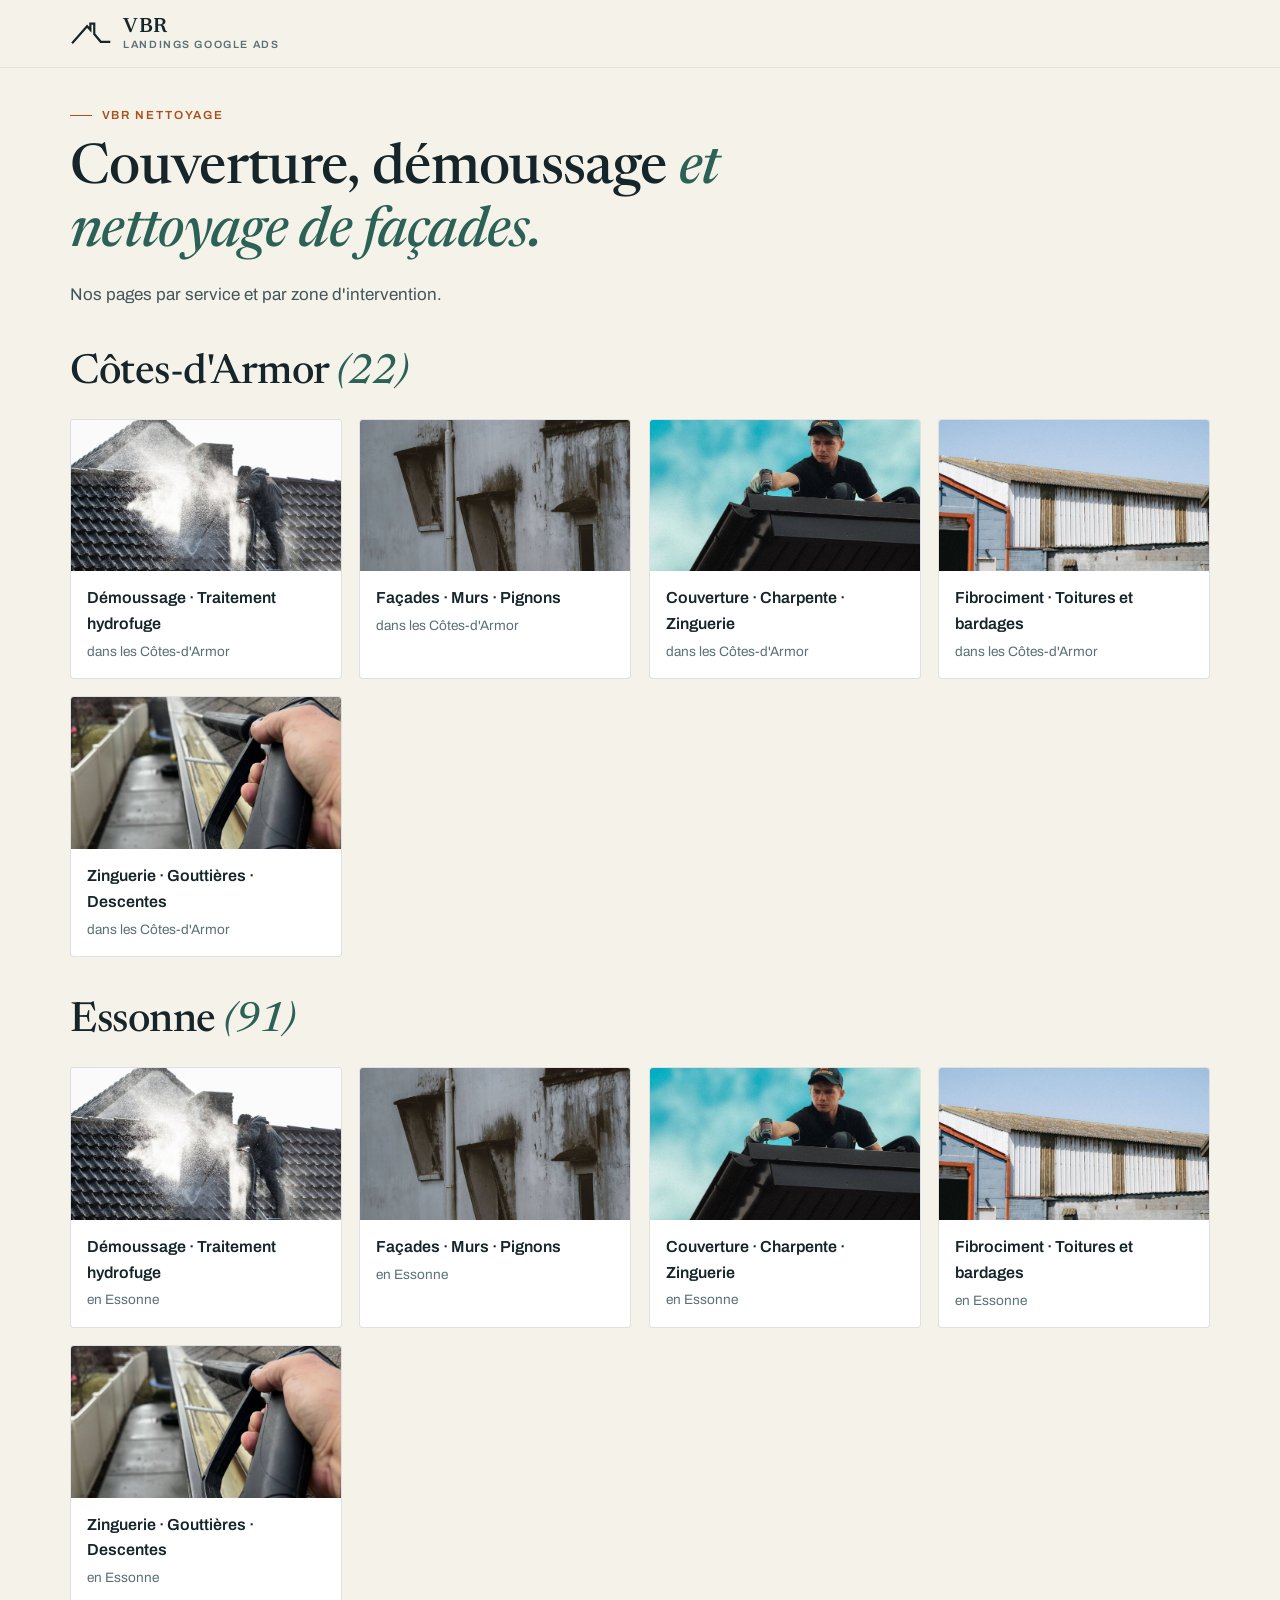
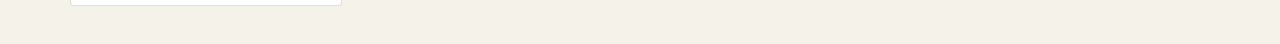
<file: index.html>
<!DOCTYPE html>
<html lang="fr">
<head>
<meta charset="UTF-8" />
<meta name="viewport" content="width=device-width, initial-scale=1" />
<meta name="robots" content="noindex, nofollow" />
<title>VBR Nettoyage · couverture, démoussage et façades</title>
<link rel="icon" type="image/svg+xml" href="assets/favicon.svg" />
<link rel="preconnect" href="https://fonts.googleapis.com" />
<link rel="preconnect" href="https://fonts.gstatic.com" crossorigin />
<link rel="stylesheet" href="https://fonts.googleapis.com/css2?family=Archivo:wght@400;500;600;700&family=Newsreader:ital,opsz,wght@0,6..72,400;0,6..72,500;0,6..72,600;1,6..72,400;1,6..72,500&display=swap" />
<link rel="stylesheet" href="assets/styles.css?v=6" />
<style>
  .hub-sec{padding:2.4rem 0}
  .hub-grid{display:grid;grid-template-columns:repeat(auto-fill,minmax(240px,1fr));gap:1.1rem;margin-top:1.4rem}
  .hub-card{display:block;background:var(--card);border:1px solid var(--line);border-radius:var(--r);overflow:hidden;text-decoration:none;transition:border-color .15s ease}
  .hub-card:hover{border-color:var(--patine)}
  .hub-card img{width:100%;aspect-ratio:16/9;object-fit:cover}
  .hub-txt{padding:.85rem 1rem}
  .hub-txt b{display:block;font-weight:600;font-size:1rem}
  .hub-txt span{font-size:.85rem;color:var(--ink-3)}
  .todo{background:var(--cuivre-tint);border:1px solid rgba(176,86,31,.3);border-radius:var(--r);padding:1.1rem 1.3rem;margin-top:1.4rem}
  .todo li{margin-bottom:.35rem}
</style>
</head>
<body>
<header class="hdr"><div class="wrap hdr-in">
  <a class="brand" href="#">
    <svg viewBox="0 0 64 40" aria-hidden="true"><path d="M4 33 L26 8 L31 13.5 L31 4 L37 4 L37 20 L47 32 L60 32" fill="none" stroke="currentColor" stroke-width="3.4" stroke-linecap="square"/></svg>
    <span class="brand-txt"><span class="brand-name">VBR</span><span class="brand-sub">Landings Google Ads</span></span>
  </a>
</div></header>
<main class="wrap hub-sec">
  <p class="kicker">VBR Nettoyage</p>
  <h1 style="max-width:22ch">Couverture, démoussage <em>et nettoyage de façades.</em></h1>
  <p style="color:var(--ink-2);margin-top:1rem;max-width:60ch">Nos pages par service et par zone d'intervention.</p>
  <section style="margin-top:2.6rem">
    <h2>Côtes-d'Armor <em>(22)</em></h2>
    <div class="hub-grid">
      <a class="hub-card" href="cotes-darmor/demoussage-toiture/index.html">
        <img src="assets/img/hero-nettoyage-toiture.jpg" alt="" loading="lazy" />
        <div class="hub-txt"><b>Démoussage · Traitement hydrofuge</b><span>dans les Côtes-d'Armor</span></div>
      </a>
      <a class="hub-card" href="cotes-darmor/nettoyage-facade/index.html">
        <img src="assets/img/facade-encrassee.jpg" alt="" loading="lazy" />
        <div class="hub-txt"><b>Façades · Murs · Pignons</b><span>dans les Côtes-d'Armor</span></div>
      </a>
      <a class="hub-card" href="cotes-darmor/renovation-toiture/index.html">
        <img src="assets/img/couvreur-faitage-ciel.jpg" alt="" loading="lazy" />
        <div class="hub-txt"><b>Couverture · Charpente · Zinguerie</b><span>dans les Côtes-d'Armor</span></div>
      </a>
      <a class="hub-card" href="cotes-darmor/desamiantage/index.html">
        <img src="assets/img/hangar-fibrociment.jpg" alt="" loading="lazy" />
        <div class="hub-txt"><b>Fibrociment · Toitures et bardages</b><span>dans les Côtes-d'Armor</span></div>
      </a>
      <a class="hub-card" href="cotes-darmor/gouttieres/index.html">
        <img src="assets/img/nettoyage-gouttiere-jet.jpg" alt="" loading="lazy" />
        <div class="hub-txt"><b>Zinguerie · Gouttières · Descentes</b><span>dans les Côtes-d'Armor</span></div>
      </a>
    </div>
  </section>
  <section style="margin-top:2.6rem">
    <h2>Essonne <em>(91)</em></h2>
    <div class="hub-grid">
      <a class="hub-card" href="essonne/demoussage-toiture/index.html">
        <img src="assets/img/hero-nettoyage-toiture.jpg" alt="" loading="lazy" />
        <div class="hub-txt"><b>Démoussage · Traitement hydrofuge</b><span>en Essonne</span></div>
      </a>
      <a class="hub-card" href="essonne/nettoyage-facade/index.html">
        <img src="assets/img/facade-encrassee.jpg" alt="" loading="lazy" />
        <div class="hub-txt"><b>Façades · Murs · Pignons</b><span>en Essonne</span></div>
      </a>
      <a class="hub-card" href="essonne/renovation-toiture/index.html">
        <img src="assets/img/couvreur-faitage-ciel.jpg" alt="" loading="lazy" />
        <div class="hub-txt"><b>Couverture · Charpente · Zinguerie</b><span>en Essonne</span></div>
      </a>
      <a class="hub-card" href="essonne/desamiantage/index.html">
        <img src="assets/img/hangar-fibrociment.jpg" alt="" loading="lazy" />
        <div class="hub-txt"><b>Fibrociment · Toitures et bardages</b><span>en Essonne</span></div>
      </a>
      <a class="hub-card" href="essonne/gouttieres/index.html">
        <img src="assets/img/nettoyage-gouttiere-jet.jpg" alt="" loading="lazy" />
        <div class="hub-txt"><b>Zinguerie · Gouttières · Descentes</b><span>en Essonne</span></div>
      </a>
    </div>
  </section>
</main>
</body>
</html>
</file>
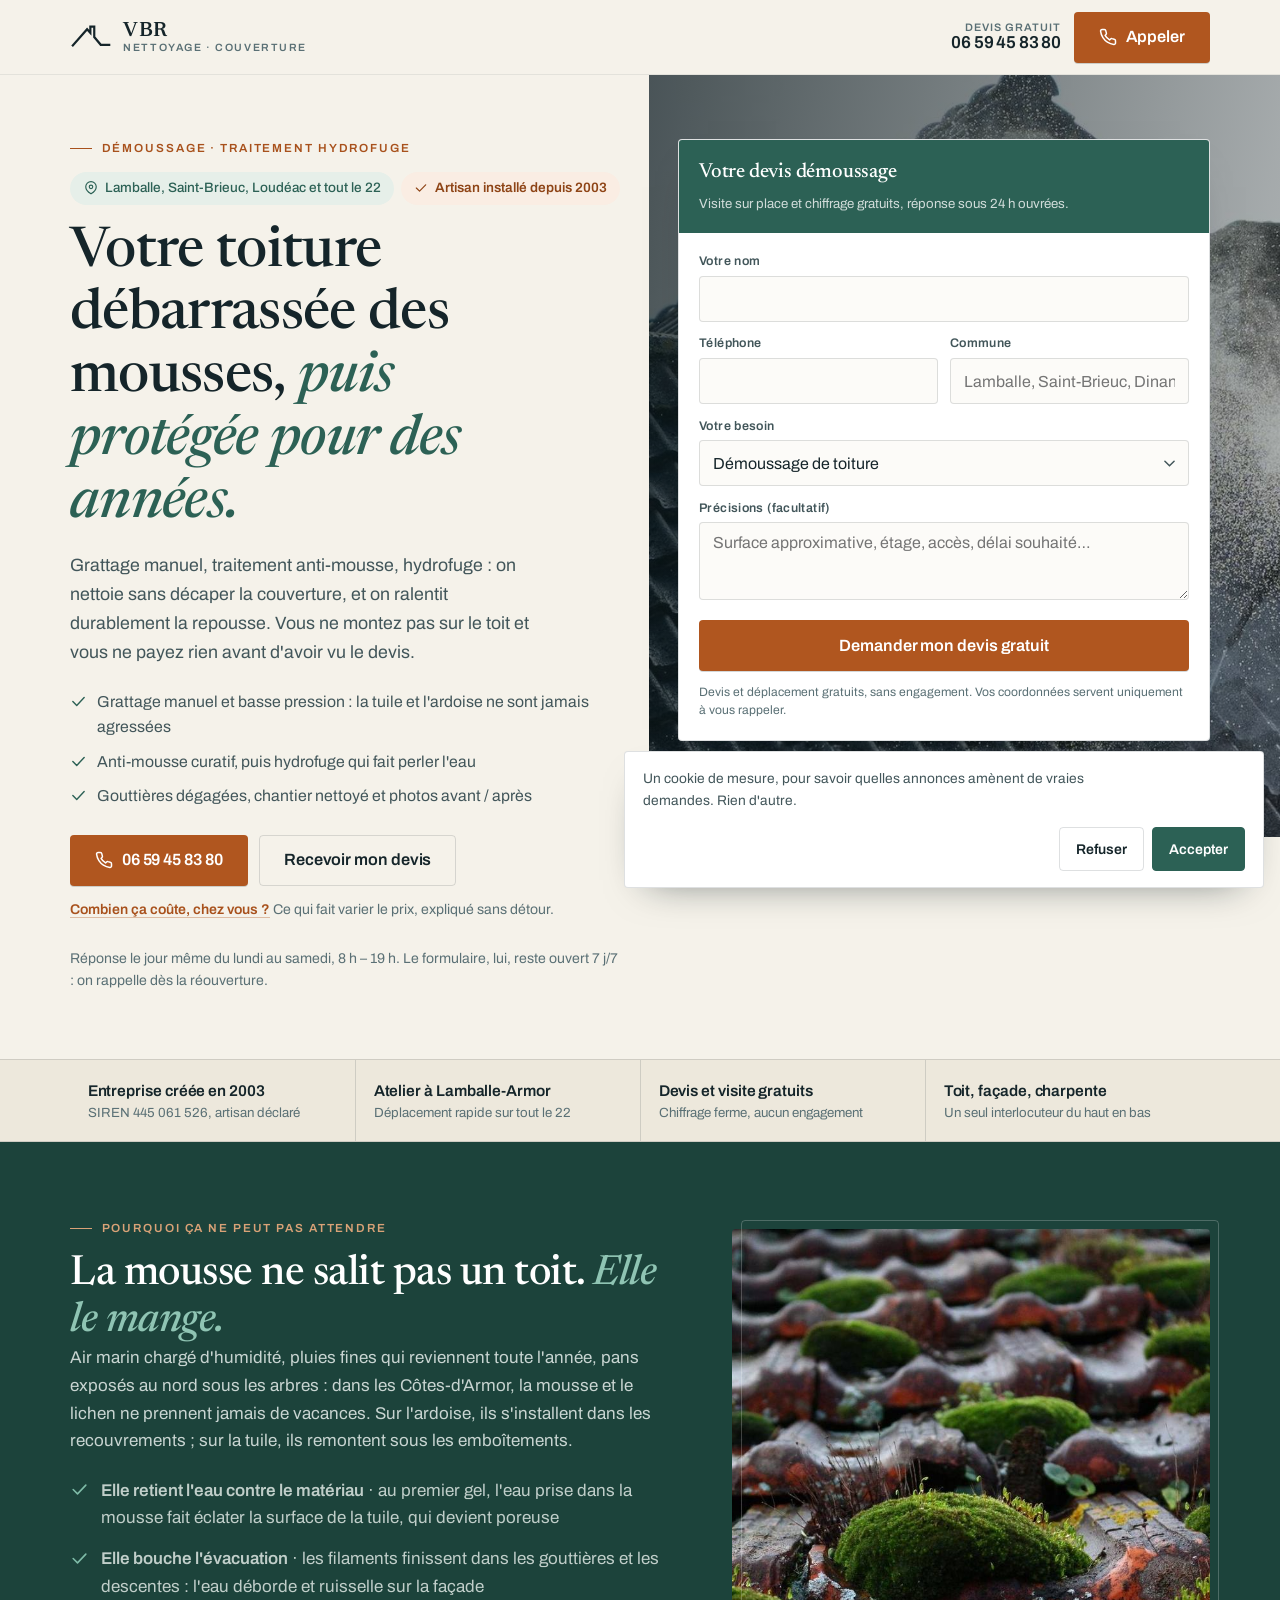
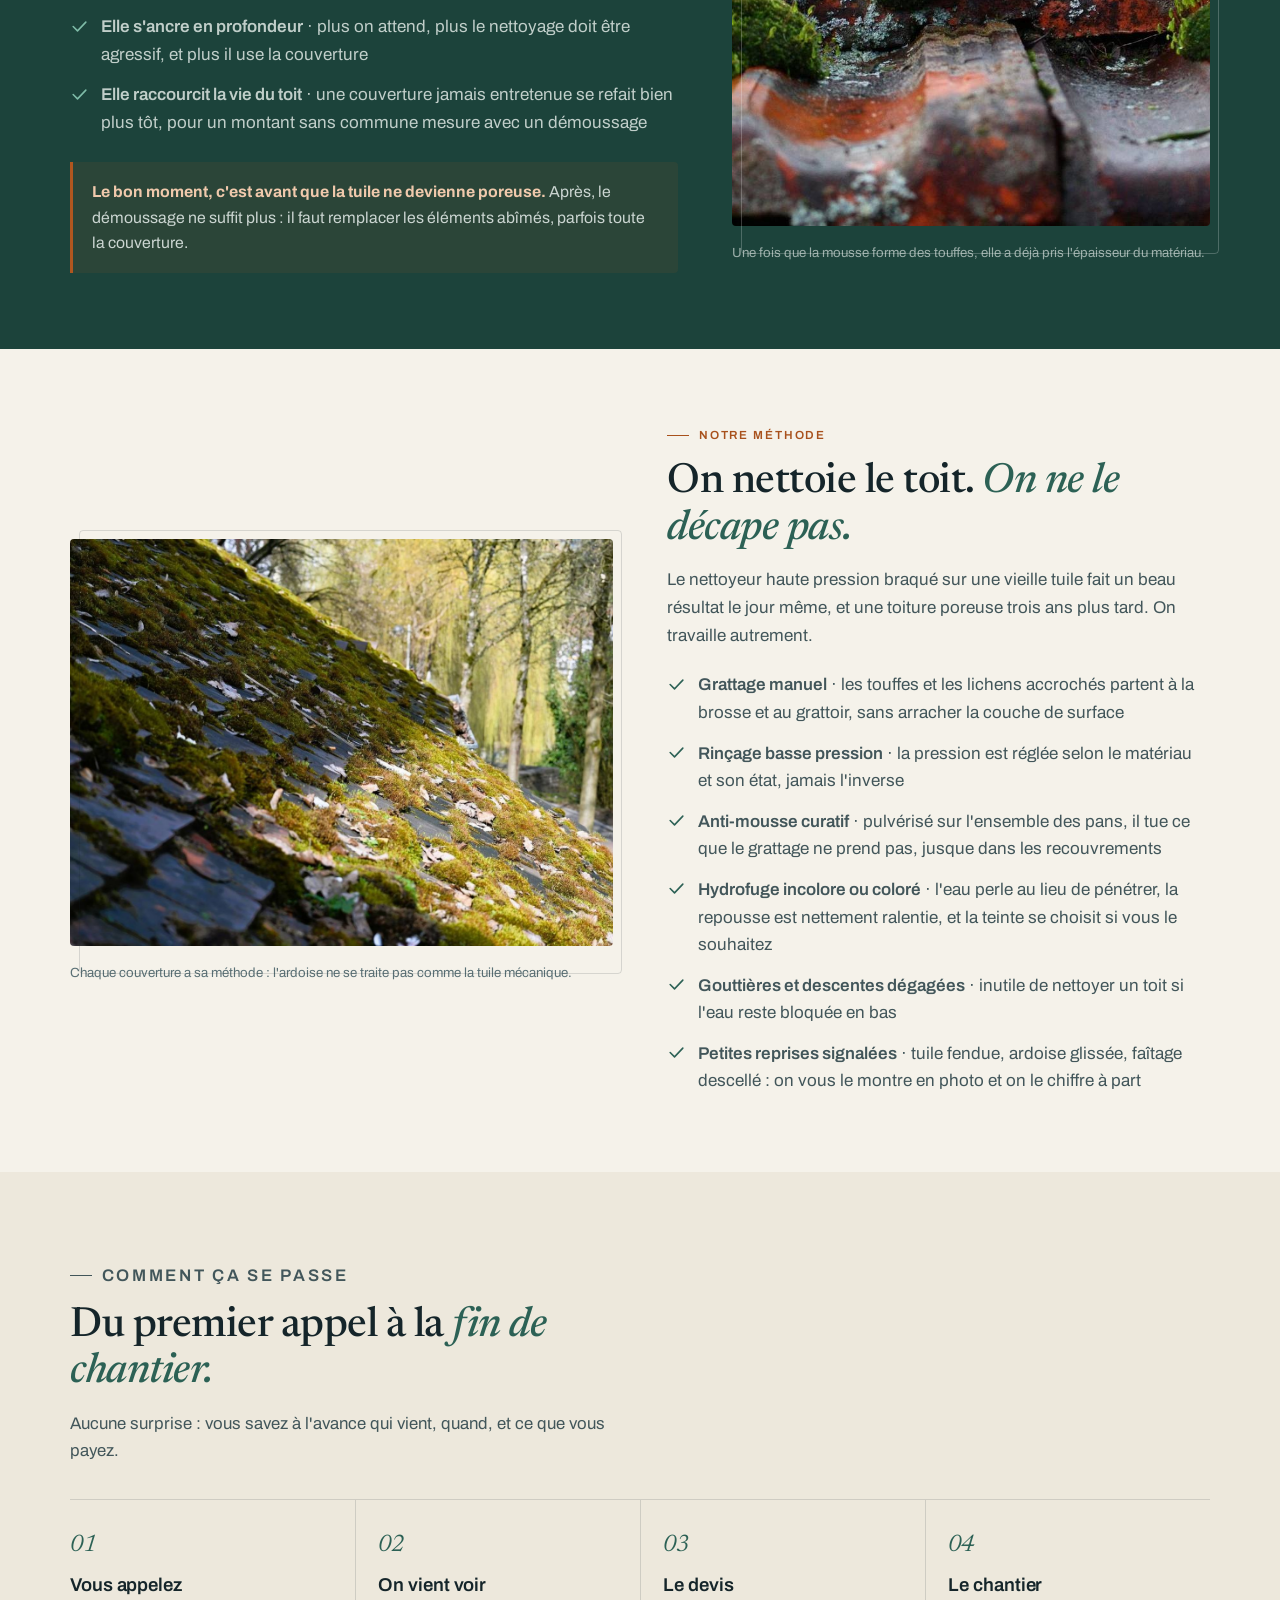
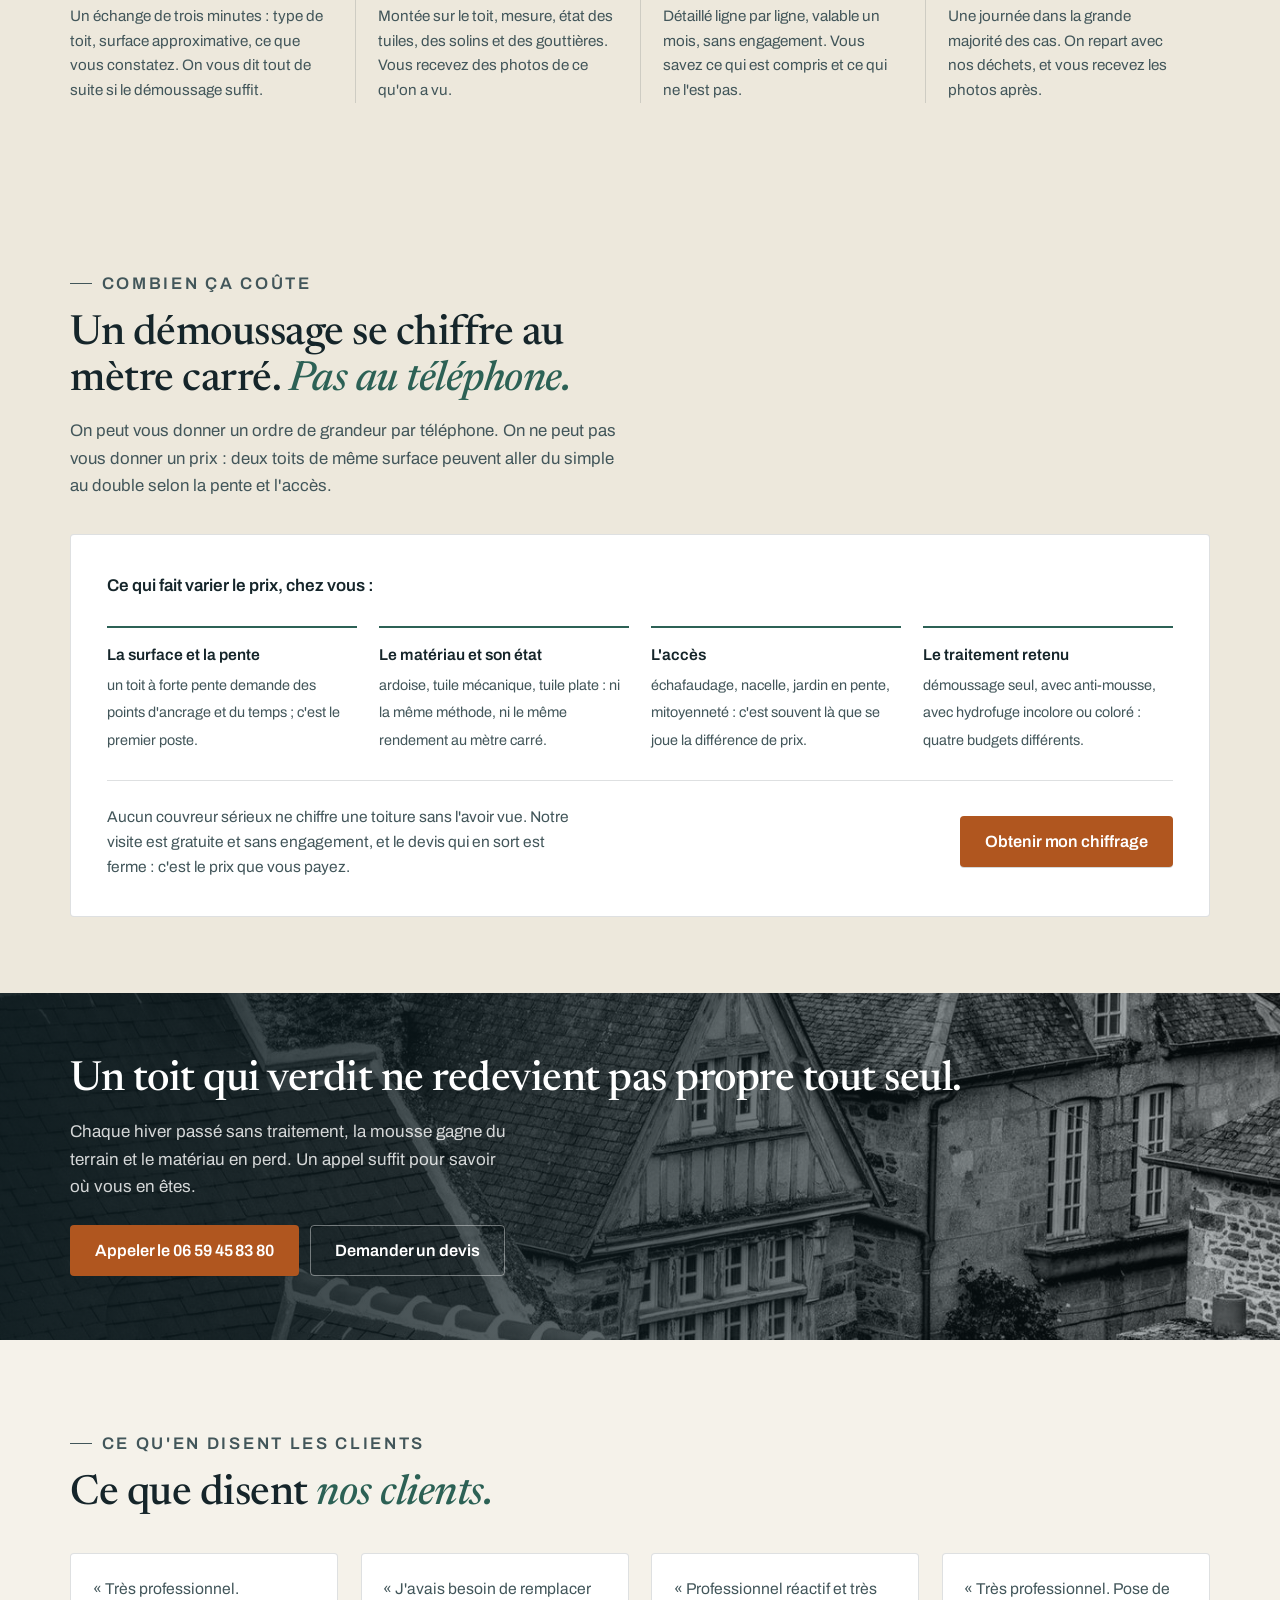
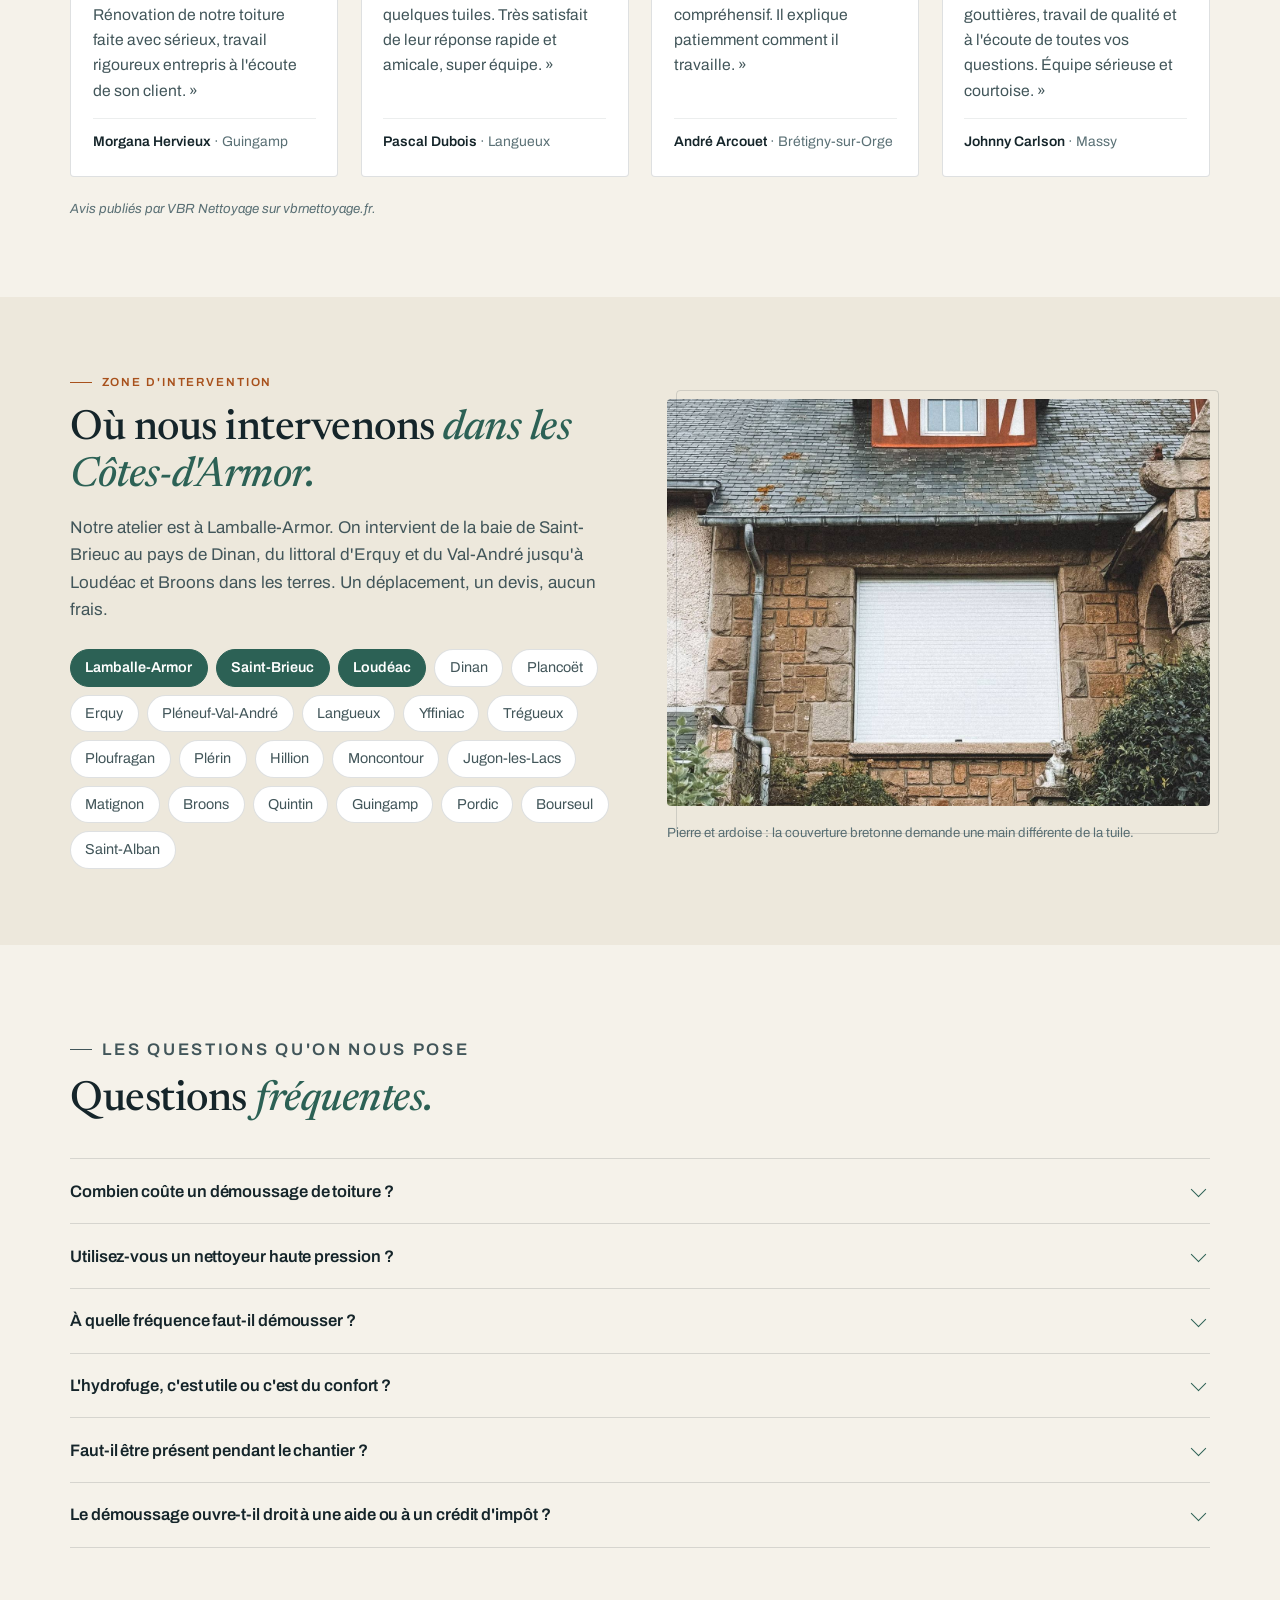
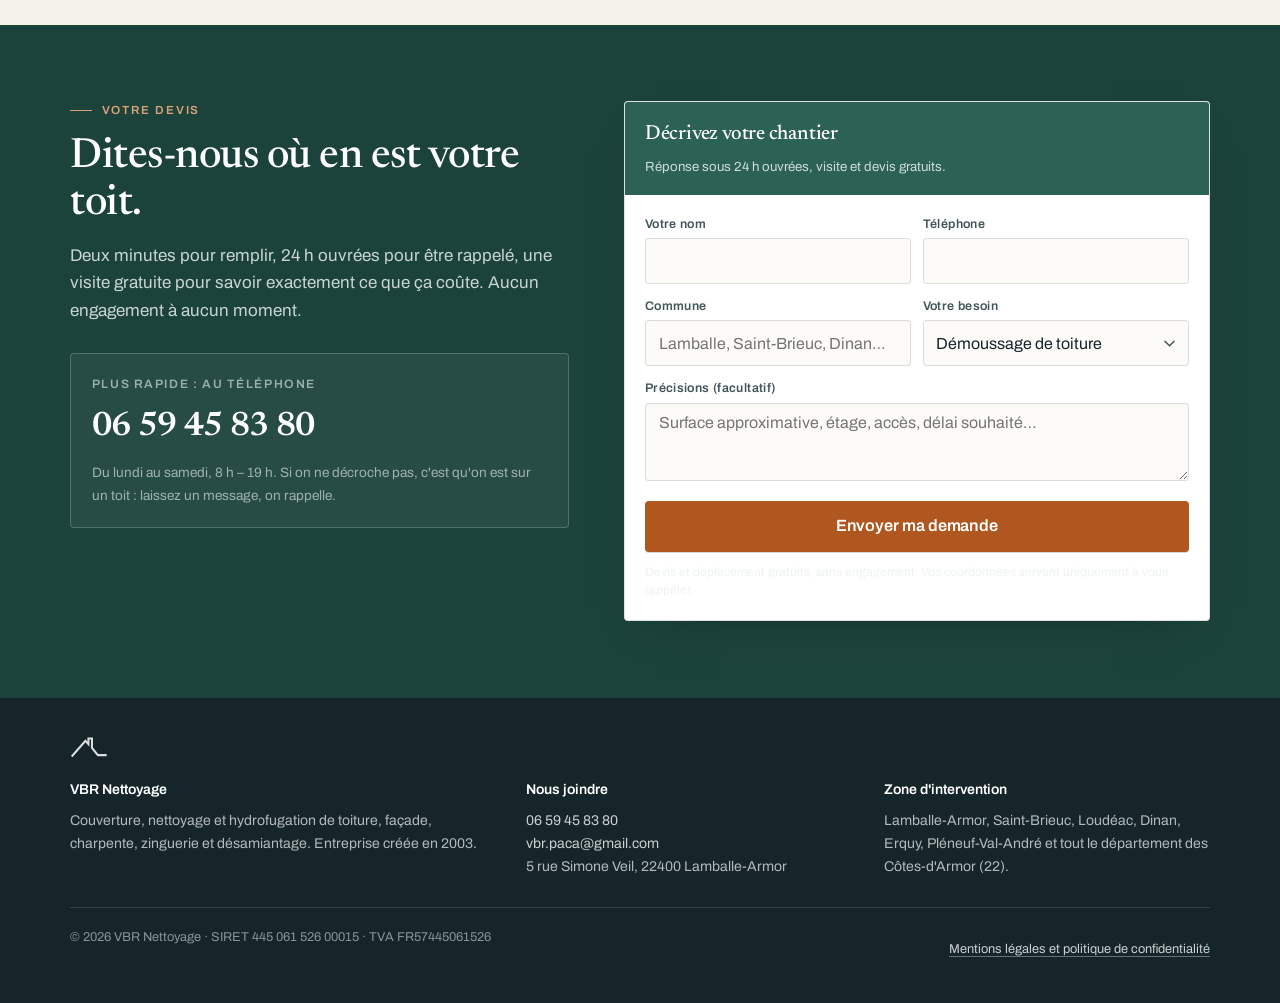
<file: cotes-darmor/demoussage-toiture/index.html>
<!DOCTYPE html>
<html lang="fr">
<head>
<meta charset="UTF-8" />
<meta name="viewport" content="width=device-width, initial-scale=1" />



<title>Démoussage de toiture dans les Côtes-d'Armor · devis gratuit sous 24 h | VBR</title>
<meta name="description" content="Démoussage, nettoyage et traitement hydrofuge de toiture à Lamballe, Saint-Brieuc, Loudéac et dans tout le département des Côtes-d'Armor. Artisan installé depuis 2003, devis et visite gratuits. ☎ 06 59 45 83 80" />

<meta name="robots" content="noindex, nofollow" />
<link rel="canonical" href="https://vbr-pro.fr/cotes-darmor/demoussage-toiture/" />

<meta property="og:type" content="website" />
<meta property="og:locale" content="fr_FR" />
<meta property="og:title" content="Démoussage de toiture dans les Côtes-d'Armor · devis gratuit" />
<meta property="og:description" content="Grattage manuel, traitement anti-mousse, hydrofuge. Votre toiture nettoyée sans être décapée, à Lamballe, Saint-Brieuc, Loudéac et dans tout le département des Côtes-d'Armor." />
<meta property="og:url" content="https://vbr-pro.fr/cotes-darmor/demoussage-toiture/" />
<meta property="og:image" content="https://vbr-pro.fr/assets/img/hero-nettoyage-toiture.jpg" />
<meta name="twitter:card" content="summary_large_image" />

<link rel="icon" type="image/svg+xml" href="../../assets/favicon.svg" />
<meta name="theme-color" content="#F5F2EA" />
<meta name="geo.region" content="FR-22" />
<meta name="geo.placename" content="Lamballe-Armor" />

<link rel="preconnect" href="https://fonts.googleapis.com" />
<link rel="preconnect" href="https://fonts.gstatic.com" crossorigin />
<link rel="stylesheet" href="https://fonts.googleapis.com/css2?family=Archivo:wght@400;500;600;700&family=Newsreader:ital,opsz,wght@0,6..72,400;0,6..72,500;0,6..72,600;1,6..72,400;1,6..72,500&display=swap" />
<link rel="preload" as="image" href="../../assets/img/hero-nettoyage-toiture.jpg" fetchpriority="high" />
<link rel="stylesheet" href="../../assets/styles.css?v=6" />


<script>
window.ADS_GTAG = 'AW-18438830933';
window.dataLayer = window.dataLayer || [];
function gtag(){dataLayer.push(arguments);}
/* Sans Consent Mode, Google n'a pas le droit de modéliser les conversions des
   visiteurs qui refusent : on les perd sèchement. Avec, il les estime.
   wait_for_update laisse 500 ms au choix déjà mémorisé pour arriver. */
var _consentVBR = null;
try { _consentVBR = localStorage.getItem('vbr_consent'); } catch (e) {}
gtag('consent', 'default', {
  ad_storage: 'denied', ad_user_data: 'denied', ad_personalization: 'denied',
  analytics_storage: 'denied', wait_for_update: 500
});
if (_consentVBR === 'granted') {
  gtag('consent', 'update', {
    ad_storage: 'granted', ad_user_data: 'granted',
    ad_personalization: 'granted', analytics_storage: 'granted'
  });
}
gtag('set', 'ads_data_redaction', true);
gtag('set', 'url_passthrough', true);
if (window.ADS_GTAG.indexOf('XXXX') === -1) {
  var s = document.createElement('script'); s.async = true;
  s.src = 'https://www.googletagmanager.com/gtag/js?id=' + window.ADS_GTAG;
  document.head.appendChild(s);
  gtag('js', new Date());
  gtag('config', window.ADS_GTAG, { allow_enhanced_conversions: true });
}
window.ADS_CONVERSION = 'AW-18438830933/gspjCJ3-vfEcENX2qNhE';
window.ADS_CONVERSION_APPEL = 'AW-18438830933/XsgfCJmWx_EcENX2qNhE';
/* Accroche alignée sur la requête tapée (voir script.js § 6). */
window.LP_VILLES = ["Lamballe","Lamballe-Armor","Saint-Brieuc","Loudéac","Dinan","Plancoët","Erquy","Pléneuf-Val-André","Langueux","Yffiniac","Trégueux","Ploufragan","Plérin","Moncontour","Jugon-les-Lacs","Matignon","Broons","Quintin","Guingamp","Pordic","Hillion"];
window.LP_MATCH = {
  prix:      {h1:"Votre prix de démoussage, <em>chiffré après visite.</em>",
              sub:"Surface, pente, matériau et accès font le tarif. On passe voir, on mesure, vous repartez avec un prix ferme. Déplacement et devis gratuits."},
  hydro:     {h1:"Toiture nettoyée, <em>puis protégée par hydrofuge.</em>",
              sub:"Après le démoussage, l'hydrofuge fait perler l'eau et ralentit nettement la repousse des mousses. Incolore ou coloré, au choix."},
  gouttiere: {h1:"Gouttières dégagées et <em>toiture nettoyée.</em>",
              sub:"Feuilles, mousses, descentes bouchées : on nettoie le toit et on libère l'écoulement dans la même intervention."},
  besoin:    {prix:"Démoussage de toiture", hydro:"Démoussage + traitement hydrofuge",
              gouttiere:"Nettoyage de gouttières"}
};
</script>

<script type="application/ld+json">
{
  "@context": "https://schema.org",
  "@type": "RoofingContractor",
  "@id": "https://vbr-pro.fr/cotes-darmor/demoussage-toiture/#business",
  "name": "VBR Nettoyage",
  "url": "https://vbr-pro.fr/cotes-darmor/demoussage-toiture/",
  "telephone": "+33659458380",
  "email": "vbr.paca@gmail.com",
  "image": "https://vbr-pro.fr/assets/img/hero-nettoyage-toiture.jpg",
  "identifier": "445 061 526",
  "foundingDate": "2003-02-03",
  "priceRange": "€€",
  "currenciesAccepted": "EUR",
  "paymentAccepted": "Chèque, Virement, Espèces",
  "description": "Démoussage, nettoyage basse pression et traitement hydrofuge de toiture à Lamballe, Saint-Brieuc, Loudéac et dans tout le département des Côtes-d'Armor. Entreprise créée en 2003, devis et visite gratuits.",
  "address": {"@type":"PostalAddress","streetAddress":"5 rue Simone Veil","addressLocality":"Lamballe-Armor","postalCode":"22400","addressRegion":"Bretagne","addressCountry":"FR"},
  "geo": {"@type":"GeoCoordinates","latitude":48.4681,"longitude":-2.5178},
  "openingHoursSpecification": [{"@type":"OpeningHoursSpecification","dayOfWeek":["Monday","Tuesday","Wednesday","Thursday","Friday","Saturday"],"opens":"08:00","closes":"19:00"}],
  "areaServed": [{"@type":"City","name":"Lamballe-Armor"},{"@type":"City","name":"Saint-Brieuc"},{"@type":"City","name":"Loudéac"},{"@type":"City","name":"Dinan"},{"@type":"City","name":"Plancoët"},{"@type":"City","name":"Erquy"},{"@type":"City","name":"Pléneuf-Val-André"},{"@type":"City","name":"Langueux"},{"@type":"City","name":"Yffiniac"},{"@type":"City","name":"Trégueux"},{"@type":"City","name":"Ploufragan"},{"@type":"City","name":"Plérin"},{"@type":"City","name":"Hillion"},{"@type":"City","name":"Moncontour"},{"@type":"City","name":"Jugon-les-Lacs"},{"@type":"City","name":"Matignon"}],
  "hasOfferCatalog": {"@type":"OfferCatalog","name":"Nettoyage et protection de toiture","itemListElement":[{"@type":"Offer","itemOffered":{"@type":"Service","name":"Démoussage de toiture par grattage manuel"}},{"@type":"Offer","itemOffered":{"@type":"Service","name":"Nettoyage basse pression de couverture"}},{"@type":"Offer","itemOffered":{"@type":"Service","name":"Traitement anti-mousse curatif et préventif"}},{"@type":"Offer","itemOffered":{"@type":"Service","name":"Traitement hydrofuge incolore ou coloré"}},{"@type":"Offer","itemOffered":{"@type":"Service","name":"Nettoyage de gouttières"}},{"@type":"Offer","itemOffered":{"@type":"Service","name":"Remplacement de tuiles et d'ardoises cassées"}}]}
}
</script>
<script type="application/ld+json">
{"@context":"https://schema.org","@type":"FAQPage","mainEntity":[{"@type":"Question","name":"Combien coûte un démoussage de toiture ?","acceptedAnswer":{"@type":"Answer","text":"Le prix se calcule au mètre carré et dépend de la surface, de la pente, du matériau, de l'accès et du traitement retenu. Le chiffrage est établi après visite : il est gratuit, détaillé et sans engagement."}},{"@type":"Question","name":"Utilisez-vous un nettoyeur haute pression ?","acceptedAnswer":{"@type":"Answer","text":"Pas sur une couverture ancienne. La haute pression enlève la couche de surface de la tuile et la rend poreuse : le toit est beau six mois, puis se dégrade plus vite qu'avant. Nous travaillons au grattage manuel et à la basse pression, avec un traitement anti-mousse qui finit le travail en profondeur."}},{"@type":"Question","name":"À quelle fréquence faut-il démousser ?","acceptedAnswer":{"@type":"Answer","text":"Dans les Côtes-d'Armor, le climat humide et l'air marin accélèrent nettement la pousse, surtout sur les pans nord et sous les arbres. Un contrôle tous les deux à trois ans suffit, et un démoussage dès que l'ardoise verdit ou que les gouttières se chargent."}},{"@type":"Question","name":"L'hydrofuge, c'est utile ou c'est du confort ?","acceptedAnswer":{"@type":"Answer","text":"C'est utile. Il ne fait pas de miracle mais il fait perler l'eau au lieu de la laisser pénétrer, ce qui ralentit la repousse et limite l'humidité dans le matériau. En version colorée, il redonne aussi une teinte homogène à une couverture qui a mal vieilli."}},{"@type":"Question","name":"Faut-il être présent pendant le chantier ?","acceptedAnswer":{"@type":"Answer","text":"Non. Nous avons besoin d'un accès à la propriété et d'un point d'eau. Vous recevez des photos avant et après, et nous vous appelons si nous découvrons quelque chose qui n'était pas visible depuis le sol."}},{"@type":"Question","name":"Le démoussage ouvre-t-il droit à une aide ou à un crédit d'impôt ?","acceptedAnswer":{"@type":"Answer","text":"Non. C'est un entretien courant : ni crédit d'impôt, ni MaPrimeRénov'. En revanche il coûte sans commune mesure moins cher qu'une réfection de couverture, que l'absence d'entretien finit par rendre nécessaire."}}]}
</script>
</head>

<body data-lp="demoussage_toiture_22">


<header class="hdr">
  <div class="wrap hdr-in">
    <a class="brand" href="#haut" aria-label="VBR Nettoyage, accueil de la page">
      <svg viewBox="0 0 64 40" aria-hidden="true"><path d="M4 33 L26 8 L31 13.5 L31 4 L37 4 L37 20 L47 32 L60 32" fill="none" stroke="currentColor" stroke-width="3.4" stroke-linecap="square"/></svg>
      <span class="brand-txt">
        <span class="brand-name">VBR</span>
        <span class="brand-sub">Nettoyage · Couverture</span>
      </span>
    </a>
    <div class="hdr-act">
      <a class="hdr-tel" href="tel:+33659458380">
        <span>Devis gratuit</span><b>06 59 45 83 80</b>
      </a>
      <a class="btn btn-call" href="tel:+33659458380">
        <svg viewBox="0 0 24 24" fill="none" stroke="currentColor" stroke-width="2" stroke-linecap="round" stroke-linejoin="round" aria-hidden="true"><path d="M22 16.9v3a2 2 0 0 1-2.2 2 19.8 19.8 0 0 1-8.6-3.1 19.5 19.5 0 0 1-6-6A19.8 19.8 0 0 1 2.1 4.2 2 2 0 0 1 4.1 2h3a2 2 0 0 1 2 1.7c.1 1 .4 1.9.7 2.8a2 2 0 0 1-.5 2.1L8.1 9.9a16 16 0 0 0 6 6l1.3-1.3a2 2 0 0 1 2.1-.4c.9.3 1.8.6 2.8.7a2 2 0 0 1 1.7 2z"/></svg>
        Appeler
      </a>
    </div>
  </div>
</header>


<section class="hero" id="haut">
  <div class="wrap hero-grid">

    <div class="hero-copy">
      <p class="kicker">Démoussage · Traitement hydrofuge</p>
      <div class="hero-chips">
        <span class="hero-loc">
          <svg viewBox="0 0 24 24" fill="none" stroke="currentColor" stroke-width="2" aria-hidden="true"><path d="M21 10c0 7-9 12-9 12S3 17 3 10a9 9 0 0 1 18 0z"/><circle cx="12" cy="10" r="3"/></svg>
          Lamballe, Saint-Brieuc, Loudéac et tout le 22
        </span>
        <span class="hero-anc">
          <svg viewBox="0 0 24 24" fill="none" stroke="currentColor" stroke-width="2" stroke-linecap="round" stroke-linejoin="round" aria-hidden="true"><path d="m4 12 5.5 5.5L20 6.5"/></svg>
          Artisan installé depuis 2003
        </span>
      </div>
      <h1>Votre toiture débarrassée des mousses, <em>puis protégée pour des années.</em></h1>
      <p class="hero-sub">Grattage manuel, traitement anti-mousse, hydrofuge : on nettoie sans décaper la couverture, et on ralentit durablement la repousse. Vous ne montez pas sur le toit et vous ne payez rien avant d'avoir vu le devis.</p>
      <ul class="hero-points"><li><svg viewBox="0 0 24 24" fill="none" stroke="currentColor" stroke-width="2" stroke-linecap="round" stroke-linejoin="round" aria-hidden="true"><path d="m4 12 5.5 5.5L20 6.5"/></svg><span>Grattage manuel et basse pression : la tuile et l'ardoise ne sont jamais agressées</span></li>
        <li><svg viewBox="0 0 24 24" fill="none" stroke="currentColor" stroke-width="2" stroke-linecap="round" stroke-linejoin="round" aria-hidden="true"><path d="m4 12 5.5 5.5L20 6.5"/></svg><span>Anti-mousse curatif, puis hydrofuge qui fait perler l'eau</span></li>
        <li><svg viewBox="0 0 24 24" fill="none" stroke="currentColor" stroke-width="2" stroke-linecap="round" stroke-linejoin="round" aria-hidden="true"><path d="m4 12 5.5 5.5L20 6.5"/></svg><span>Gouttières dégagées, chantier nettoyé et photos avant / après</span></li></ul>
      <div class="hero-cta">
        <a class="btn btn-call" href="tel:+33659458380">
          <svg viewBox="0 0 24 24" fill="none" stroke="currentColor" stroke-width="2" stroke-linecap="round" stroke-linejoin="round" aria-hidden="true"><path d="M22 16.9v3a2 2 0 0 1-2.2 2 19.8 19.8 0 0 1-8.6-3.1 19.5 19.5 0 0 1-6-6A19.8 19.8 0 0 1 2.1 4.2 2 2 0 0 1 4.1 2h3a2 2 0 0 1 2 1.7c.1 1 .4 1.9.7 2.8a2 2 0 0 1-.5 2.1L8.1 9.9a16 16 0 0 0 6 6l1.3-1.3a2 2 0 0 1 2.1-.4c.9.3 1.8.6 2.8.7a2 2 0 0 1 1.7 2z"/></svg>
          06 59 45 83 80
        </a>
        <a class="btn btn-ghost" href="#devis">Recevoir mon devis</a>
      </div>
      <p class="hero-prix"><a href="#prix">Combien ça coûte, chez vous&nbsp;?</a> Ce qui fait varier le prix, expliqué sans détour.</p>
      <p class="hero-micro">Réponse le jour même du lundi au samedi, 8 h – 19 h. Le formulaire, lui, reste ouvert 7 j/7 : on rappelle dès la réouverture.</p>

      <figure class="hero-shot">
        <img src="../../assets/img/hero-nettoyage-toiture.jpg" alt="Nettoyage basse pression d'une toiture en ardoise" width="1400" height="934" fetchpriority="high" />
        <figcaption>Nettoyage basse pression d'une couverture en ardoise. Photo d'illustration du métier.</figcaption>
      </figure>
    </div>

    <div class="hero-form-col">
      <div class="hero-panel" style="background-image:url('../../assets/img/hero-nettoyage-toiture.jpg')" role="img" aria-label="Nettoyage basse pression d'une toiture en ardoise"></div>
      <div class="form-card" id="devis">
        <div class="form-head">
          <b>Votre devis démoussage</b>
          <span>Visite sur place et chiffrage gratuits, réponse sous 24 h ouvrées.</span>
        </div>
        <div class="form-body">
          <form class="js-devis" id="devis-form" novalidate>
            <div class="form-success" role="status">Merci, votre demande est partie. On vous rappelle sous 24 h ouvrées pour convenir de la visite.</div>
            <div class="form-error" role="alert">L'envoi n'a pas abouti. Appelez-nous au 06 59 45 83 80, c'est plus rapide.</div>
            <div class="form-fields">
              <input type="hidden" name="access_key" value="c4a1ff19-e6a3-4c55-98bf-d4e666ee1ffc" />
              <input type="hidden" name="gclid" value="" />
              <input type="hidden" name="source" value="" />
              <input type="hidden" name="campagne" value="" />
              <input type="hidden" name="mot_cle" value="" />
              <input type="hidden" name="page" value="" />
              <input class="hp" type="text" name="botcheck" tabindex="-1" autocomplete="off" aria-hidden="true" />

              <div class="field">
                <label for="f-nom">Votre nom</label>
                <input id="f-nom" name="nom" type="text" autocomplete="name" required />
              </div>
              <div class="field-row">
                <div class="field">
                  <label for="f-tel">Téléphone</label>
                  <input id="f-tel" name="tel" type="tel" inputmode="tel" autocomplete="tel" required />
                </div>
                <div class="field">
                  <label for="f-ville">Commune</label>
                  <input id="f-ville" name="ville" type="text" placeholder="Lamballe, Saint-Brieuc, Dinan…" required />
                </div>
              </div>
              <div class="field">
                <label for="f-besoin">Votre besoin</label>
                <select id="f-besoin" name="besoin"><option>Démoussage de toiture</option>
            <option>Démoussage + traitement hydrofuge</option>
            <option>Hydrofuge coloré (changement de teinte)</option>
            <option>Nettoyage de gouttières</option>
            <option>Je ne sais pas encore, je veux un avis</option></select>
              </div>
              <div class="field">
                <label for="f-msg">Précisions (facultatif)</label>
                <textarea id="f-msg" name="message" placeholder="Surface approximative, étage, accès, délai souhaité…"></textarea>
              </div>
              <button class="btn btn-call btn-full" type="submit">Demander mon devis gratuit</button>
              <p class="form-legal">Devis et déplacement gratuits, sans engagement. Vos coordonnées servent uniquement à vous rappeler.</p>
            </div>
          </form>
        </div>
      </div>
    </div>

  </div>

  
  <div class="trust">
    <div class="wrap trust-in">
      <div class="trust-it"><b>Entreprise créée en 2003</b><span>SIREN 445 061 526, artisan déclaré</span></div>
      <div class="trust-it"><b>Atelier à Lamballe-Armor</b><span>Déplacement rapide sur tout le 22</span></div>
      <div class="trust-it"><b>Devis et visite gratuits</b><span>Chiffrage ferme, aucun engagement</span></div>
      <div class="trust-it"><b>Toit, façade, charpente</b><span>Un seul interlocuteur du haut en bas</span></div>
    </div>
  </div>
</section>


<section class="sec sec-dark" id="pourquoi">
  <div class="wrap">
    <div class="split split-wide">
      <div>
        <p class="kicker is-light">Pourquoi ça ne peut pas attendre</p>
        <h2>La mousse ne salit pas un toit. <em>Elle le mange.</em></h2>
        <p>Air marin chargé d'humidité, pluies fines qui reviennent toute l'année, pans exposés au nord sous les arbres : dans les Côtes-d'Armor, la mousse et le lichen ne prennent jamais de vacances. Sur l'ardoise, ils s'installent dans les recouvrements ; sur la tuile, ils remontent sous les emboîtements.</p>
        <ul class="checks"><li><svg viewBox="0 0 24 24" fill="none" stroke="currentColor" stroke-width="2" stroke-linecap="round" stroke-linejoin="round" aria-hidden="true"><path d="m4 12 5.5 5.5L20 6.5"/></svg><span><b>Elle retient l'eau contre le matériau</b> · au premier gel, l'eau prise dans la mousse fait éclater la surface de la tuile, qui devient poreuse</span></li>
          <li><svg viewBox="0 0 24 24" fill="none" stroke="currentColor" stroke-width="2" stroke-linecap="round" stroke-linejoin="round" aria-hidden="true"><path d="m4 12 5.5 5.5L20 6.5"/></svg><span><b>Elle bouche l'évacuation</b> · les filaments finissent dans les gouttières et les descentes : l'eau déborde et ruisselle sur la façade</span></li>
          <li><svg viewBox="0 0 24 24" fill="none" stroke="currentColor" stroke-width="2" stroke-linecap="round" stroke-linejoin="round" aria-hidden="true"><path d="m4 12 5.5 5.5L20 6.5"/></svg><span><b>Elle s'ancre en profondeur</b> · plus on attend, plus le nettoyage doit être agressif, et plus il use la couverture</span></li>
          <li><svg viewBox="0 0 24 24" fill="none" stroke="currentColor" stroke-width="2" stroke-linecap="round" stroke-linejoin="round" aria-hidden="true"><path d="m4 12 5.5 5.5L20 6.5"/></svg><span><b>Elle raccourcit la vie du toit</b> · une couverture jamais entretenue se refait bien plus tôt, pour un montant sans commune mesure avec un démoussage</span></li></ul>
        <div class="warn"><p><b>Le bon moment, c'est avant que la tuile ne devienne poreuse.</b> Après, le démoussage ne suffit plus : il faut remplacer les éléments abîmés, parfois toute la couverture.</p></div>
      </div>
      <figure class="frame frame-tall">
        <img src="../../assets/img/tuiles-mousse-gros-plan.jpg" alt="Touffes de mousse installées entre les tuiles d'une toiture" loading="lazy" width="1400" height="1750" />
        <figcaption>Une fois que la mousse forme des touffes, elle a déjà pris l'épaisseur du matériau.</figcaption>
      </figure>
    </div>
  </div>
</section>


<section class="sec" id="prestation">
  <div class="wrap">
    <div class="split">
      <figure class="frame">
        <img src="../../assets/img/toit-ardoise-mousse.jpg" alt="Toiture avant intervention de démoussage" loading="lazy" width="1400" height="1050" />
        <figcaption>Chaque couverture a sa méthode : l'ardoise ne se traite pas comme la tuile mécanique.</figcaption>
      </figure>
      <div>
        <p class="kicker">Notre méthode</p>
        <h2>On nettoie le toit. <em>On ne le décape pas.</em></h2>
        <p style="color:var(--ink-2);margin-top:.9rem">Le nettoyeur haute pression braqué sur une vieille tuile fait un beau résultat le jour même, et une toiture poreuse trois ans plus tard. On travaille autrement.</p>
        <ul class="checks"><li><svg viewBox="0 0 24 24" fill="none" stroke="currentColor" stroke-width="2" stroke-linecap="round" stroke-linejoin="round" aria-hidden="true"><path d="m4 12 5.5 5.5L20 6.5"/></svg><span><b>Grattage manuel</b> · les touffes et les lichens accrochés partent à la brosse et au grattoir, sans arracher la couche de surface</span></li>
          <li><svg viewBox="0 0 24 24" fill="none" stroke="currentColor" stroke-width="2" stroke-linecap="round" stroke-linejoin="round" aria-hidden="true"><path d="m4 12 5.5 5.5L20 6.5"/></svg><span><b>Rinçage basse pression</b> · la pression est réglée selon le matériau et son état, jamais l'inverse</span></li>
          <li><svg viewBox="0 0 24 24" fill="none" stroke="currentColor" stroke-width="2" stroke-linecap="round" stroke-linejoin="round" aria-hidden="true"><path d="m4 12 5.5 5.5L20 6.5"/></svg><span><b>Anti-mousse curatif</b> · pulvérisé sur l'ensemble des pans, il tue ce que le grattage ne prend pas, jusque dans les recouvrements</span></li>
          <li><svg viewBox="0 0 24 24" fill="none" stroke="currentColor" stroke-width="2" stroke-linecap="round" stroke-linejoin="round" aria-hidden="true"><path d="m4 12 5.5 5.5L20 6.5"/></svg><span><b>Hydrofuge incolore ou coloré</b> · l'eau perle au lieu de pénétrer, la repousse est nettement ralentie, et la teinte se choisit si vous le souhaitez</span></li>
          <li><svg viewBox="0 0 24 24" fill="none" stroke="currentColor" stroke-width="2" stroke-linecap="round" stroke-linejoin="round" aria-hidden="true"><path d="m4 12 5.5 5.5L20 6.5"/></svg><span><b>Gouttières et descentes dégagées</b> · inutile de nettoyer un toit si l'eau reste bloquée en bas</span></li>
          <li><svg viewBox="0 0 24 24" fill="none" stroke="currentColor" stroke-width="2" stroke-linecap="round" stroke-linejoin="round" aria-hidden="true"><path d="m4 12 5.5 5.5L20 6.5"/></svg><span><b>Petites reprises signalées</b> · tuile fendue, ardoise glissée, faîtage descellé : on vous le montre en photo et on le chiffre à part</span></li></ul>
      </div>
    </div>
  </div>
</section>


<section class="sec sec-tint" id="deroule">
  <div class="wrap">
    <div class="sec-head">
      <p class="kicker">Comment ça se passe</p>
      <h2>Du premier appel à la <em>fin de chantier.</em></h2>
      <p>Aucune surprise : vous savez à l'avance qui vient, quand, et ce que vous payez.</p>
    </div>
    <div class="steps"><div class="step"><span class="step-n">01</span><h3>Vous appelez</h3><p>Un échange de trois minutes : type de toit, surface approximative, ce que vous constatez. On vous dit tout de suite si le démoussage suffit.</p></div>
      <div class="step"><span class="step-n">02</span><h3>On vient voir</h3><p>Montée sur le toit, mesure, état des tuiles, des solins et des gouttières. Vous recevez des photos de ce qu'on a vu.</p></div>
      <div class="step"><span class="step-n">03</span><h3>Le devis</h3><p>Détaillé ligne par ligne, valable un mois, sans engagement. Vous savez ce qui est compris et ce qui ne l'est pas.</p></div>
      <div class="step"><span class="step-n">04</span><h3>Le chantier</h3><p>Une journée dans la grande majorité des cas. On repart avec nos déchets, et vous recevez les photos après.</p></div></div>
  </div>
</section>





<section class="sec sec-tint" id="prix">
  <div class="wrap">
    <div class="sec-head">
      <p class="kicker">Combien ça coûte</p>
      <h2>Un démoussage se chiffre au mètre carré. <em>Pas au téléphone.</em></h2>
      <p>On peut vous donner un ordre de grandeur par téléphone. On ne peut pas vous donner un prix : deux toits de même surface peuvent aller du simple au double selon la pente et l'accès.</p>
    </div>
    <div class="budget">
      <p style="font-weight:600;margin:0">Ce qui fait varier le prix, chez vous :</p>
      <div class="budget-grid"><div class="bf"><b>La surface et la pente</b><span>un toit à forte pente demande des points d'ancrage et du temps ; c'est le premier poste.</span></div>
        <div class="bf"><b>Le matériau et son état</b><span>ardoise, tuile mécanique, tuile plate : ni la même méthode, ni le même rendement au mètre carré.</span></div>
        <div class="bf"><b>L'accès</b><span>échafaudage, nacelle, jardin en pente, mitoyenneté : c'est souvent là que se joue la différence de prix.</span></div>
        <div class="bf"><b>Le traitement retenu</b><span>démoussage seul, avec anti-mousse, avec hydrofuge incolore ou coloré : quatre budgets différents.</span></div></div>
      <div class="budget-foot">
        <p>Aucun couvreur sérieux ne chiffre une toiture sans l'avoir vue. Notre visite est gratuite et sans engagement, et le devis qui en sort est ferme : c'est le prix que vous payez.</p>
        <a class="btn btn-call" href="#devis">Obtenir mon chiffrage</a>
      </div>
    </div>
  </div>
</section>


<section class="band" style="background-image:url('../../assets/img/toits-ardoise-bretagne.jpg')">
  <div class="wrap band-in">
    <h2>Un toit qui verdit ne redevient pas propre tout seul.</h2>
    <p>Chaque hiver passé sans traitement, la mousse gagne du terrain et le matériau en perd. Un appel suffit pour savoir où vous en êtes.</p>
    <div class="band-cta">
      <a class="btn btn-call" href="tel:+33659458380">Appeler le 06 59 45 83 80</a>
      <a class="btn btn-ghost" href="#devis">Demander un devis</a>
    </div>
  </div>
</section>


<section class="sec" id="avis">
  <div class="wrap">
    <div class="sec-head">
      <p class="kicker">Ce qu'en disent les clients</p>
      <h2>Ce que disent <em>nos clients.</em></h2>
    </div>
    <div class="avis"><blockquote><p>« Très professionnel. Rénovation de notre toiture faite avec sérieux, travail rigoureux entrepris à l'écoute de son client. »</p><footer><b>Morgana Hervieux</b> · Guingamp</footer></blockquote>
      <blockquote><p>« J'avais besoin de remplacer quelques tuiles. Très satisfait de leur réponse rapide et amicale, super équipe. »</p><footer><b>Pascal Dubois</b> · Langueux</footer></blockquote>
      <blockquote><p>« Professionnel réactif et très compréhensif. Il explique patiemment comment il travaille. »</p><footer><b>André Arcouet</b> · Brétigny-sur-Orge</footer></blockquote>
      <blockquote><p>« Très professionnel. Pose de gouttières, travail de qualité et à l'écoute de toutes vos questions. Équipe sérieuse et courtoise. »</p><footer><b>Johnny Carlson</b> · Massy</footer></blockquote></div>
    <p class="ba-note">Avis publiés par VBR Nettoyage sur vbrnettoyage.fr.</p>
  </div>
</section>


<section class="sec sec-tint" id="zones">
  <div class="wrap">
    <div class="split">
      <div>
        <p class="kicker">Zone d'intervention</p>
        <h2>Où nous intervenons <em>dans les Côtes-d'Armor.</em></h2>
        <p style="color:var(--ink-2);margin-top:.9rem">Notre atelier est à Lamballe-Armor. On intervient de la baie de Saint-Brieuc au pays de Dinan, du littoral d'Erquy et du Val-André jusqu'à Loudéac et Broons dans les terres. Un déplacement, un devis, aucun frais.</p>
        <div class="zones"><span class="zone zone-main">Lamballe-Armor</span>
          <span class="zone zone-main">Saint-Brieuc</span>
          <span class="zone zone-main">Loudéac</span>
          <span class="zone">Dinan</span>
          <span class="zone">Plancoët</span>
          <span class="zone">Erquy</span>
          <span class="zone">Pléneuf-Val-André</span>
          <span class="zone">Langueux</span>
          <span class="zone">Yffiniac</span>
          <span class="zone">Trégueux</span>
          <span class="zone">Ploufragan</span>
          <span class="zone">Plérin</span>
          <span class="zone">Hillion</span>
          <span class="zone">Moncontour</span>
          <span class="zone">Jugon-les-Lacs</span>
          <span class="zone">Matignon</span>
          <span class="zone">Broons</span>
          <span class="zone">Quintin</span>
          <span class="zone">Guingamp</span>
          <span class="zone">Pordic</span>
          <span class="zone">Bourseul</span>
          <span class="zone">Saint-Alban</span></div>
      </div>
      <figure class="frame">
        <img src="../../assets/img/maison-pierre-bretagne.jpg" alt="Maison bretonne en pierre couverte d'ardoise" loading="lazy" width="1400" height="1050" />
        <figcaption>Pierre et ardoise : la couverture bretonne demande une main différente de la tuile.</figcaption>
      </figure>
    </div>
  </div>
</section>


<section class="sec" id="faq">
  <div class="wrap">
    <div class="sec-head">
      <p class="kicker">Les questions qu'on nous pose</p>
      <h2>Questions <em>fréquentes.</em></h2>
    </div>
    <div class="faq"><details><summary>Combien coûte un démoussage de toiture ?</summary><p>Le prix se calcule au mètre carré et dépend de la surface, de la pente, du matériau, de l'accès et du traitement retenu. Le chiffrage est établi après visite : il est gratuit, détaillé et sans engagement.</p></details>
      <details><summary>Utilisez-vous un nettoyeur haute pression ?</summary><p>Pas sur une couverture ancienne. La haute pression enlève la couche de surface de la tuile et la rend poreuse : le toit est beau six mois, puis se dégrade plus vite qu'avant. Nous travaillons au grattage manuel et à la basse pression, avec un traitement anti-mousse qui finit le travail en profondeur.</p></details>
      <details><summary>À quelle fréquence faut-il démousser ?</summary><p>Dans les Côtes-d'Armor, le climat humide et l'air marin accélèrent nettement la pousse, surtout sur les pans nord et sous les arbres. Un contrôle tous les deux à trois ans suffit, et un démoussage dès que l'ardoise verdit ou que les gouttières se chargent.</p></details>
      <details><summary>L'hydrofuge, c'est utile ou c'est du confort ?</summary><p>C'est utile. Il ne fait pas de miracle mais il fait perler l'eau au lieu de la laisser pénétrer, ce qui ralentit la repousse et limite l'humidité dans le matériau. En version colorée, il redonne aussi une teinte homogène à une couverture qui a mal vieilli.</p></details>
      <details><summary>Faut-il être présent pendant le chantier ?</summary><p>Non. Nous avons besoin d'un accès à la propriété et d'un point d'eau. Vous recevez des photos avant et après, et nous vous appelons si nous découvrons quelque chose qui n'était pas visible depuis le sol.</p></details>
      <details><summary>Le démoussage ouvre-t-il droit à une aide ou à un crédit d'impôt ?</summary><p>Non. C'est un entretien courant : ni crédit d'impôt, ni MaPrimeRénov'. En revanche il coûte sans commune mesure moins cher qu'une réfection de couverture, que l'absence d'entretien finit par rendre nécessaire.</p></details></div>
  </div>
</section>


<section class="sec final" id="contact">
  <div class="wrap final-grid">
    <div>
      <p class="kicker is-light">Votre devis</p>
      <h2>Dites-nous où en est votre toit.</h2>
      <p style="margin-top:.9rem">Deux minutes pour remplir, 24 h ouvrées pour être rappelé, une visite gratuite pour savoir exactement ce que ça coûte. Aucun engagement à aucun moment.</p>
      <div class="call-card">
        <span>Plus rapide : au téléphone</span>
        <a href="tel:+33659458380">06 59 45 83 80</a>
        <small>Du lundi au samedi, 8 h – 19 h. Si on ne décroche pas, c'est qu'on est sur un toit : laissez un message, on rappelle.</small>
      </div>
    </div>

    <div class="form-card">
      <div class="form-head">
        <b>Décrivez votre chantier</b>
        <span>Réponse sous 24 h ouvrées, visite et devis gratuits.</span>
      </div>
      <div class="form-body">
        <form class="js-devis" id="devis-form-bas" novalidate>
          <div class="form-success" role="status">Merci, votre demande est partie. On vous rappelle sous 24 h ouvrées pour convenir de la visite.</div>
          <div class="form-error" role="alert">L'envoi n'a pas abouti. Appelez-nous au 06 59 45 83 80, c'est plus rapide.</div>
          <div class="form-fields">
            <input type="hidden" name="access_key" value="c4a1ff19-e6a3-4c55-98bf-d4e666ee1ffc" />
            <input type="hidden" name="gclid" value="" />
            <input type="hidden" name="source" value="" />
            <input type="hidden" name="campagne" value="" />
            <input type="hidden" name="mot_cle" value="" />
            <input type="hidden" name="page" value="" />
            <input class="hp" type="text" name="botcheck" tabindex="-1" autocomplete="off" aria-hidden="true" />

            <div class="field-row">
              <div class="field">
                <label for="b-nom">Votre nom</label>
                <input id="b-nom" name="nom" type="text" autocomplete="name" required />
              </div>
              <div class="field">
                <label for="b-tel">Téléphone</label>
                <input id="b-tel" name="tel" type="tel" inputmode="tel" autocomplete="tel" required />
              </div>
            </div>
            <div class="field-row">
              <div class="field">
                <label for="b-ville">Commune</label>
                <input id="b-ville" name="ville" type="text" placeholder="Lamballe, Saint-Brieuc, Dinan…" required />
              </div>
              <div class="field">
                <label for="b-besoin">Votre besoin</label>
                <select id="b-besoin" name="besoin"><option>Démoussage de toiture</option>
            <option>Démoussage + traitement hydrofuge</option>
            <option>Hydrofuge coloré (changement de teinte)</option>
            <option>Nettoyage de gouttières</option>
            <option>Je ne sais pas encore, je veux un avis</option></select>
              </div>
            </div>
            <div class="field">
              <label for="b-msg">Précisions (facultatif)</label>
              <textarea id="b-msg" name="message" placeholder="Surface approximative, étage, accès, délai souhaité…"></textarea>
            </div>
            <button class="btn btn-call btn-full" type="submit">Envoyer ma demande</button>
            <p class="form-legal">Devis et déplacement gratuits, sans engagement. Vos coordonnées servent uniquement à vous rappeler.</p>
          </div>
        </form>
      </div>
    </div>
  </div>
</section>


<footer class="ftr">
  <div class="wrap">
    <svg viewBox="0 0 64 40" aria-hidden="true"><path d="M4 33 L26 8 L31 13.5 L31 4 L37 4 L37 20 L47 32 L60 32" fill="none" stroke="currentColor" stroke-width="3.4" stroke-linecap="square"/></svg>
    <div class="ftr-grid">
      <div>
        <b>VBR Nettoyage</b>
        Couverture, nettoyage et hydrofugation de toiture, façade, charpente, zinguerie et désamiantage. Entreprise créée en 2003.
      </div>
      <div>
        <b>Nous joindre</b>
        <a href="tel:+33659458380">06 59 45 83 80</a><br />
        <a href="mailto:vbr.paca@gmail.com">vbr.paca@gmail.com</a><br />
        5 rue Simone Veil, 22400 Lamballe-Armor
      </div>
      <div>
        <b>Zone d'intervention</b>
        Lamballe-Armor, Saint-Brieuc, Loudéac, Dinan, Erquy, Pléneuf-Val-André et tout le département des Côtes-d'Armor (22).
      </div>
    </div>
    <div class="ftr-bot">
      <span>© <span id="year">2026</span> VBR Nettoyage · SIRET 445 061 526 00015 · TVA FR57445061526</span>
      <span><a href="https://www.vbrnettoyage.fr/mentions-legales" rel="nofollow">Mentions légales et politique de confidentialité</a></span>
    </div>
  </div>
</footer>


<div class="callbar">
  <a class="btn btn-call" href="tel:+33659458380">
    <svg viewBox="0 0 24 24" fill="none" stroke="currentColor" stroke-width="2" stroke-linecap="round" stroke-linejoin="round" aria-hidden="true"><path d="M22 16.9v3a2 2 0 0 1-2.2 2 19.8 19.8 0 0 1-8.6-3.1 19.5 19.5 0 0 1-6-6A19.8 19.8 0 0 1 2.1 4.2 2 2 0 0 1 4.1 2h3a2 2 0 0 1 2 1.7c.1 1 .4 1.9.7 2.8a2 2 0 0 1-.5 2.1L8.1 9.9a16 16 0 0 0 6 6l1.3-1.3a2 2 0 0 1 2.1-.4c.9.3 1.8.6 2.8.7a2 2 0 0 1 1.7 2z"/></svg>
    Appeler
  </a>
  <a class="btn btn-ghost" href="#devis">Devis gratuit</a>
</div>

<script src="../../assets/script.js?v=6" defer></script>
</body>
</html>
</file>
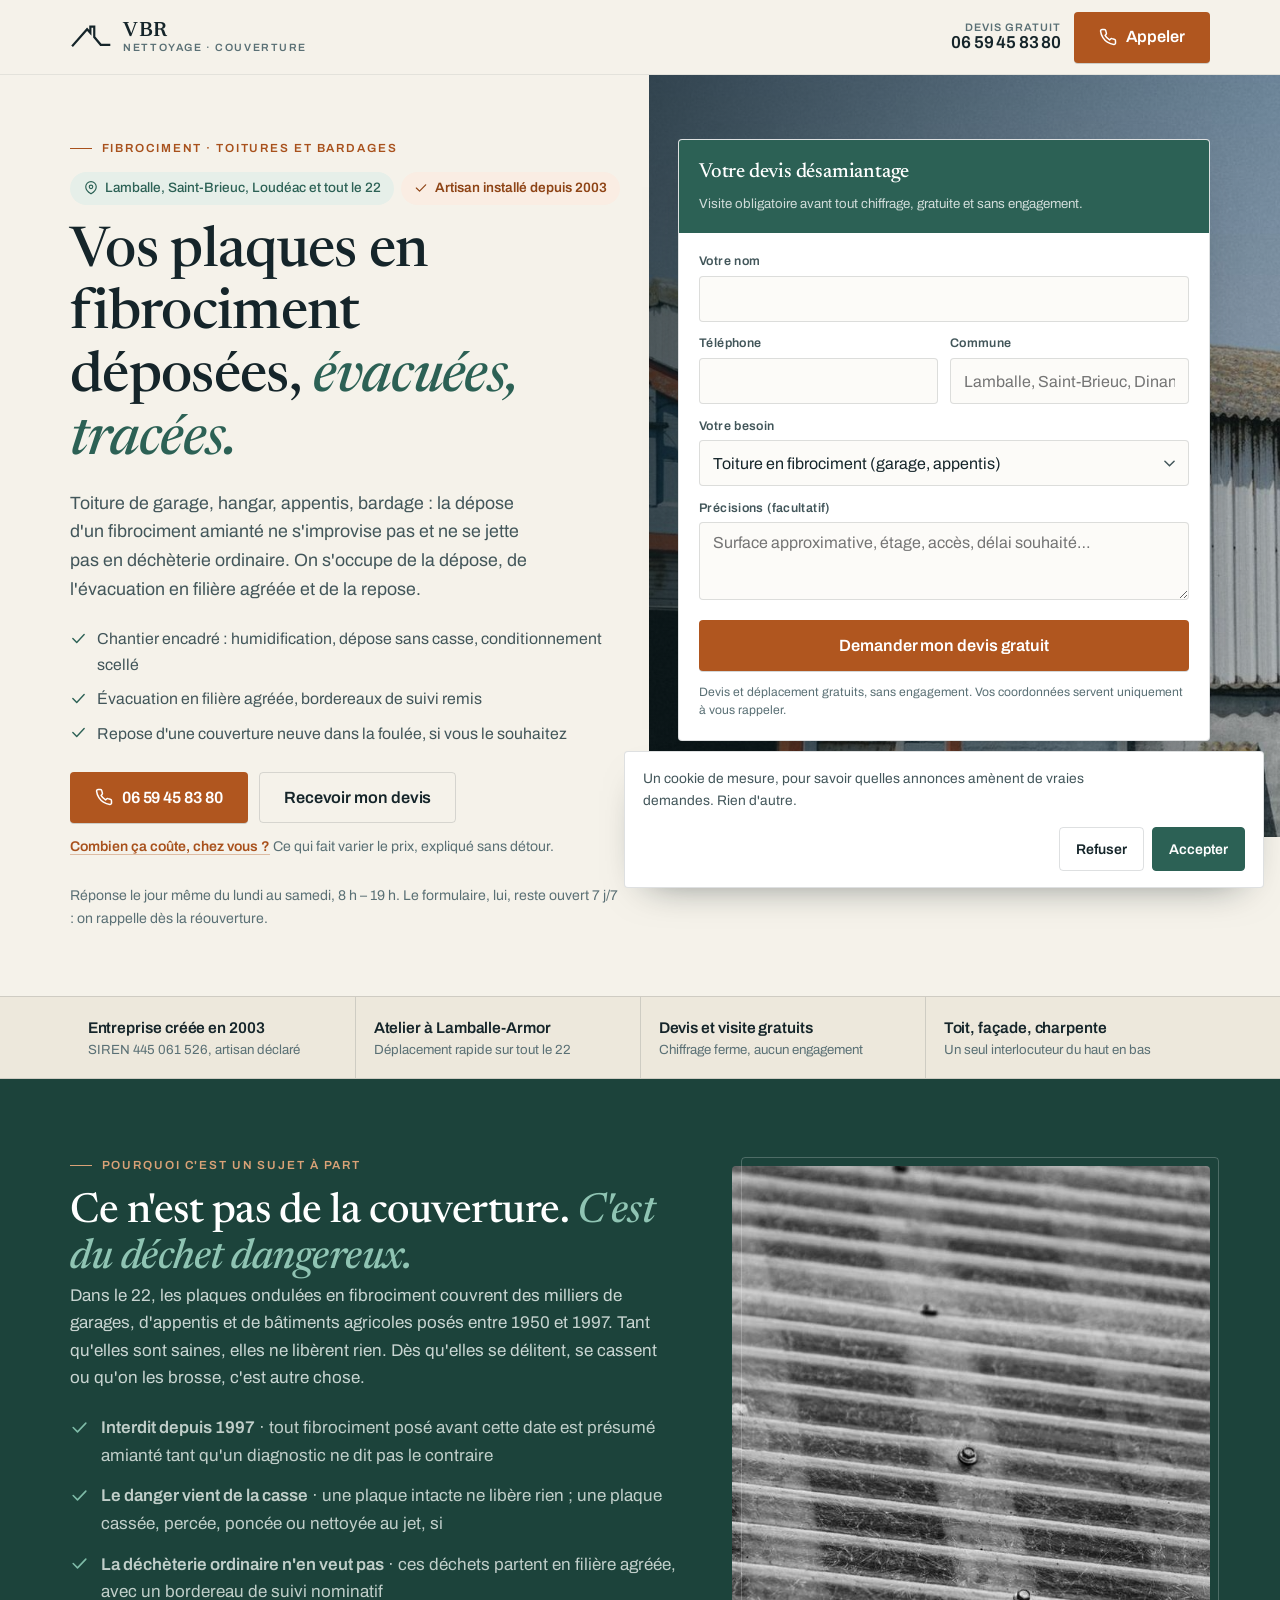
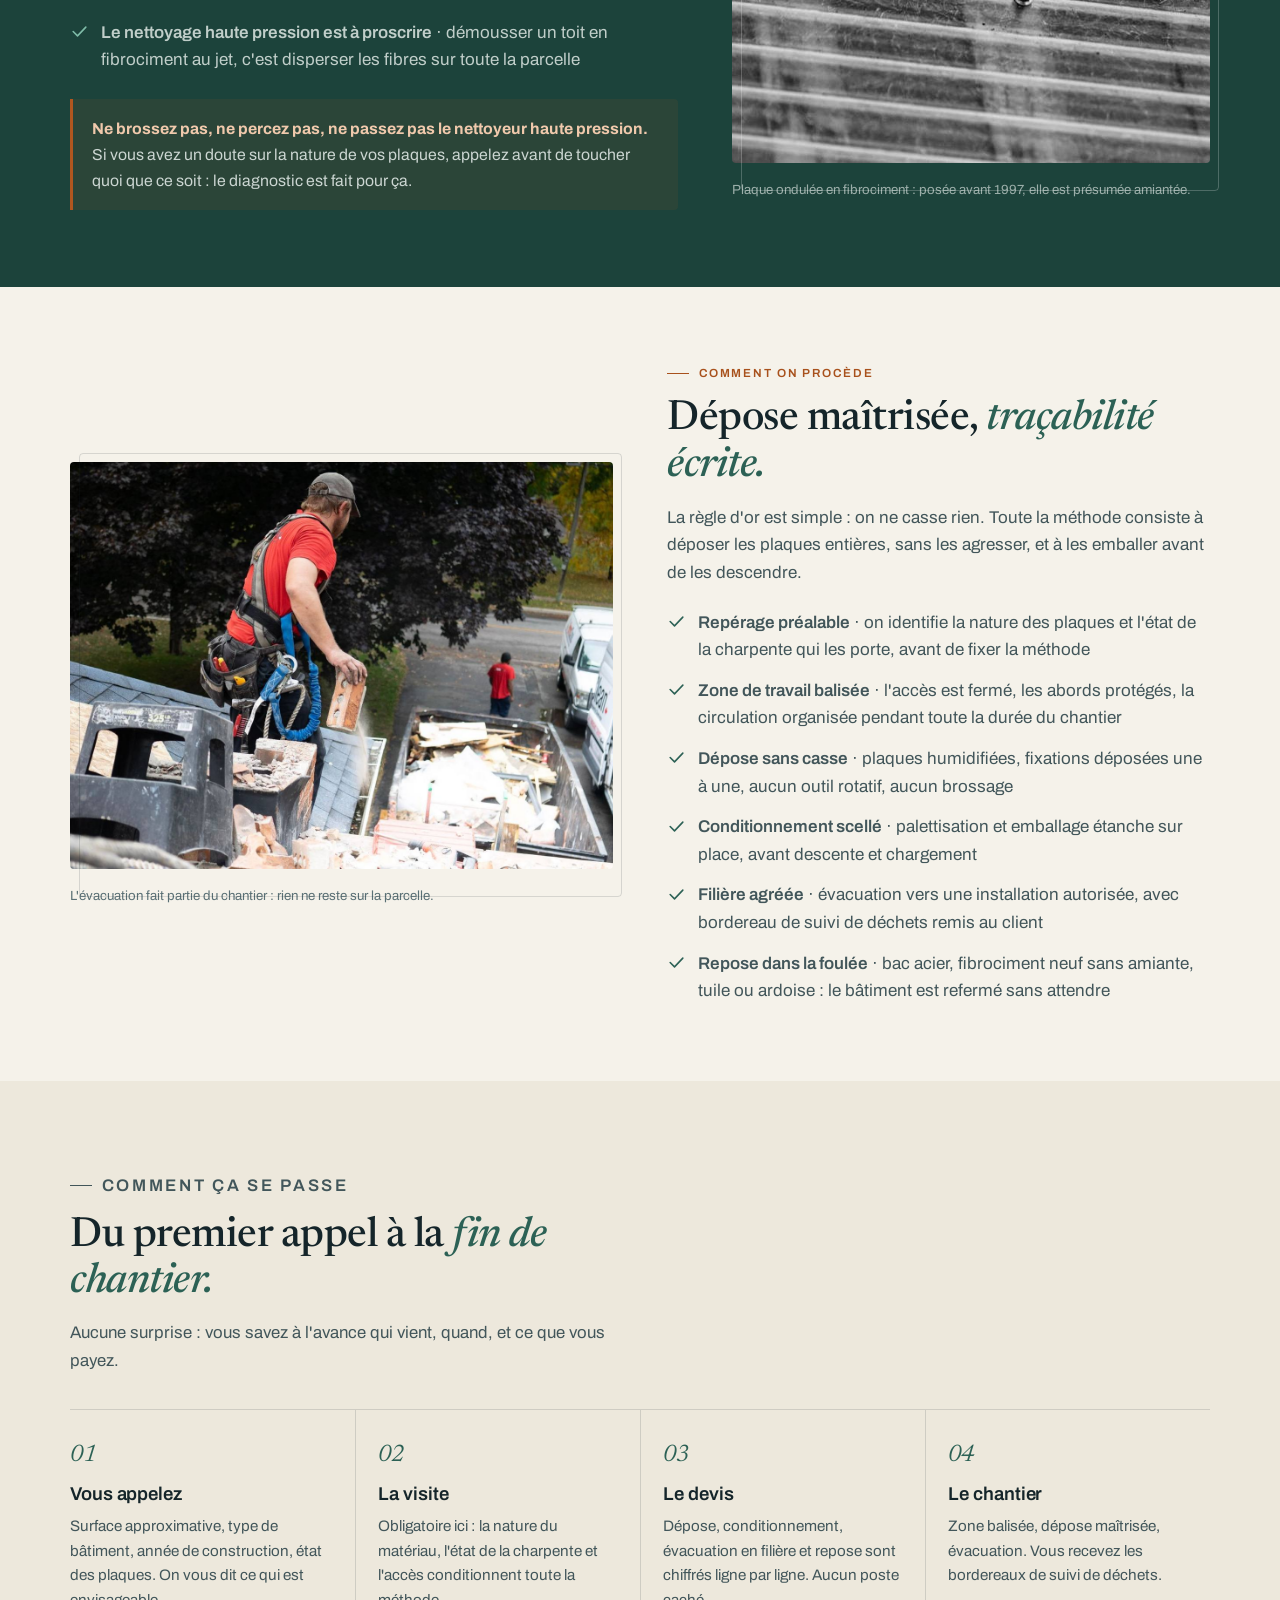
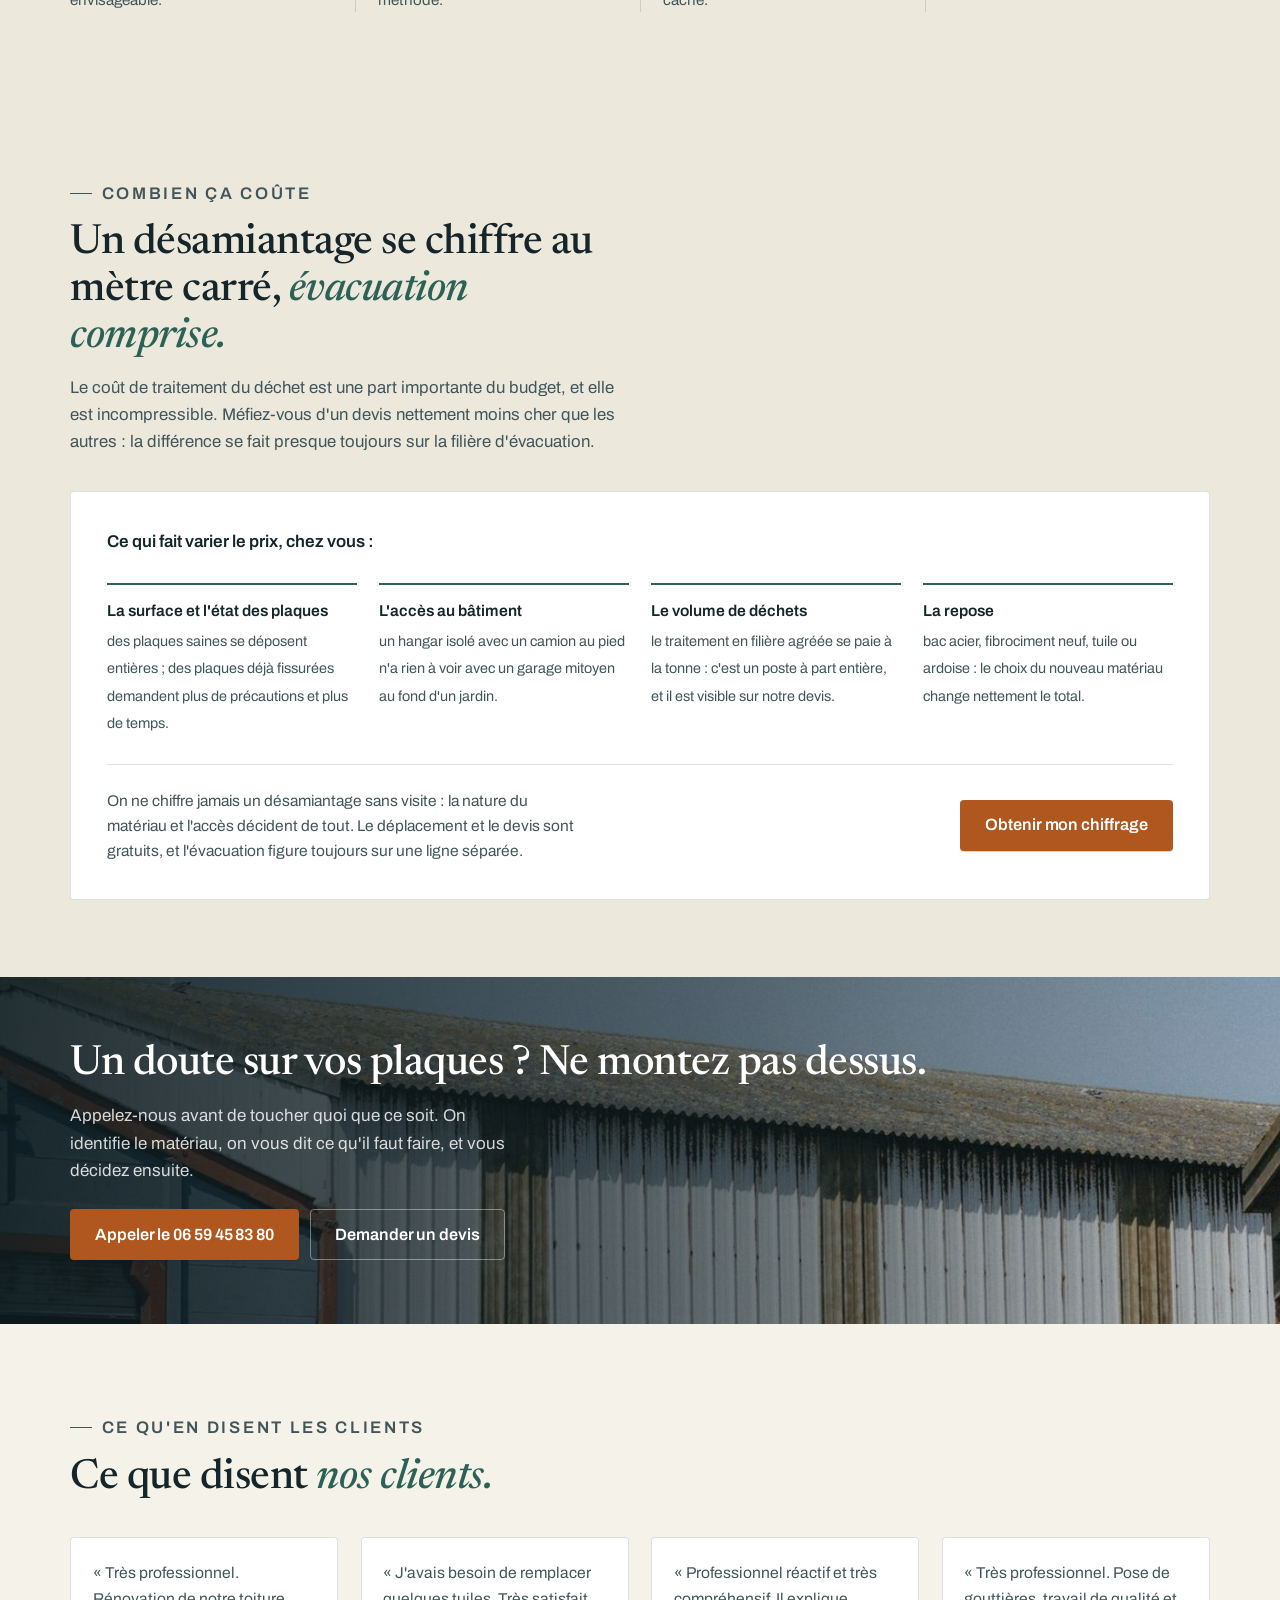
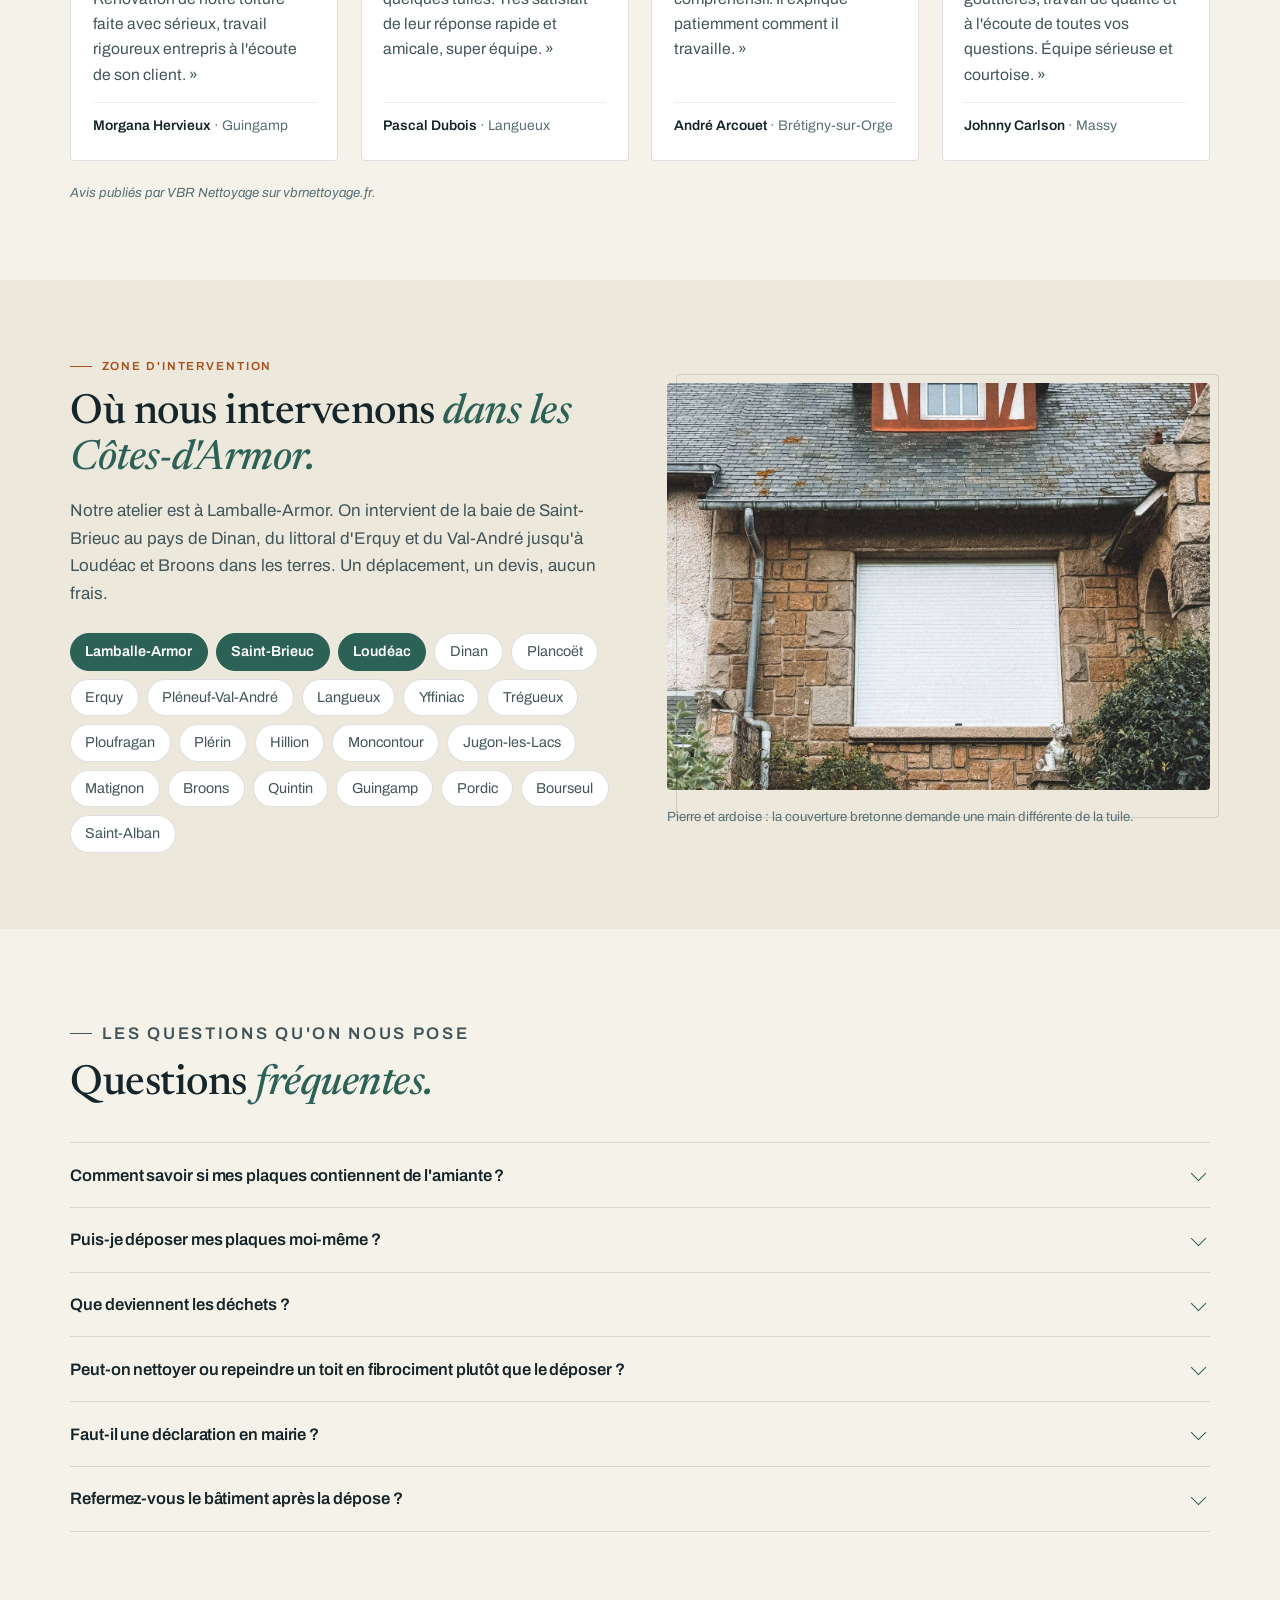
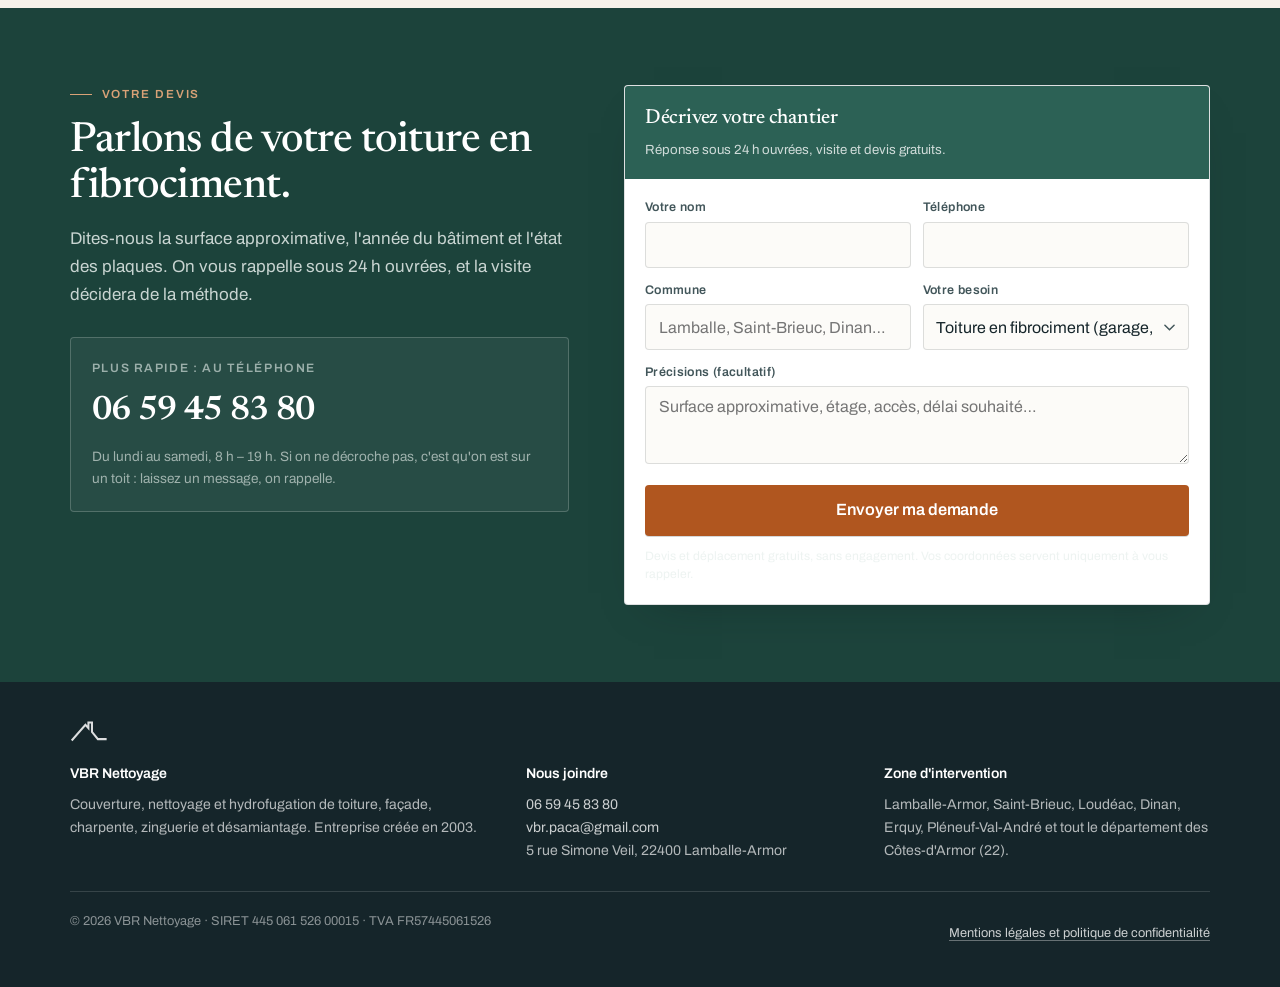
<file: cotes-darmor/desamiantage/index.html>
<!DOCTYPE html>
<html lang="fr">
<head>
<meta charset="UTF-8" />
<meta name="viewport" content="width=device-width, initial-scale=1" />



<title>Désamiantage de toiture et de combles dans les Côtes-d'Armor | VBR Nettoyage</title>
<meta name="description" content="Dépose de couverture et de bardage en fibrociment amianté à Lamballe, Saint-Brieuc, Loudéac et dans tout le département des Côtes-d'Armor. Chantier encadré, évacuation en filière agréée, bordereaux remis. ☎ 06 59 45 83 80" />

<meta name="robots" content="noindex, nofollow" />
<link rel="canonical" href="https://vbr-pro.fr/cotes-darmor/desamiantage/" />

<meta property="og:type" content="website" />
<meta property="og:locale" content="fr_FR" />
<meta property="og:title" content="Désamiantage de toiture dans les Côtes-d'Armor" />
<meta property="og:description" content="Plaques ondulées, bardage, conduits en fibrociment : dépose encadrée, évacuation en filière agréée et traçabilité écrite. Lamballe, Saint-Brieuc, Loudéac." />
<meta property="og:url" content="https://vbr-pro.fr/cotes-darmor/desamiantage/" />
<meta property="og:image" content="https://vbr-pro.fr/assets/img/hangar-fibrociment.jpg" />
<meta name="twitter:card" content="summary_large_image" />

<link rel="icon" type="image/svg+xml" href="../../assets/favicon.svg" />
<meta name="theme-color" content="#F5F2EA" />
<meta name="geo.region" content="FR-22" />
<meta name="geo.placename" content="Lamballe-Armor" />

<link rel="preconnect" href="https://fonts.googleapis.com" />
<link rel="preconnect" href="https://fonts.gstatic.com" crossorigin />
<link rel="stylesheet" href="https://fonts.googleapis.com/css2?family=Archivo:wght@400;500;600;700&family=Newsreader:ital,opsz,wght@0,6..72,400;0,6..72,500;0,6..72,600;1,6..72,400;1,6..72,500&display=swap" />
<link rel="preload" as="image" href="../../assets/img/hangar-fibrociment.jpg" fetchpriority="high" />
<link rel="stylesheet" href="../../assets/styles.css?v=6" />


<script>
window.ADS_GTAG = 'AW-18438830933';
window.dataLayer = window.dataLayer || [];
function gtag(){dataLayer.push(arguments);}
/* Sans Consent Mode, Google n'a pas le droit de modéliser les conversions des
   visiteurs qui refusent : on les perd sèchement. Avec, il les estime.
   wait_for_update laisse 500 ms au choix déjà mémorisé pour arriver. */
var _consentVBR = null;
try { _consentVBR = localStorage.getItem('vbr_consent'); } catch (e) {}
gtag('consent', 'default', {
  ad_storage: 'denied', ad_user_data: 'denied', ad_personalization: 'denied',
  analytics_storage: 'denied', wait_for_update: 500
});
if (_consentVBR === 'granted') {
  gtag('consent', 'update', {
    ad_storage: 'granted', ad_user_data: 'granted',
    ad_personalization: 'granted', analytics_storage: 'granted'
  });
}
gtag('set', 'ads_data_redaction', true);
gtag('set', 'url_passthrough', true);
if (window.ADS_GTAG.indexOf('XXXX') === -1) {
  var s = document.createElement('script'); s.async = true;
  s.src = 'https://www.googletagmanager.com/gtag/js?id=' + window.ADS_GTAG;
  document.head.appendChild(s);
  gtag('js', new Date());
  gtag('config', window.ADS_GTAG, { allow_enhanced_conversions: true });
}
window.ADS_CONVERSION = 'AW-18438830933/gspjCJ3-vfEcENX2qNhE';
window.ADS_CONVERSION_APPEL = 'AW-18438830933/XsgfCJmWx_EcENX2qNhE';
/* Accroche alignée sur la requête tapée (voir script.js § 6). */
window.LP_VILLES = ["Lamballe","Lamballe-Armor","Saint-Brieuc","Loudéac","Dinan","Plancoët","Erquy","Pléneuf-Val-André","Langueux","Yffiniac","Trégueux","Ploufragan","Plérin","Moncontour","Jugon-les-Lacs","Matignon","Broons","Quintin","Guingamp","Pordic","Hillion"];
window.LP_MATCH = {
  amiante: {h1:"Vos plaques en fibrociment <em>déposées et évacuées dans les règles.</em>",
            sub:"Dépose sans casse, conditionnement scellé, filière agréée et bordereaux remis. Visite obligatoire avant tout chiffrage."},
  prix:    {h1:"Le prix de votre désamiantage, <em>chiffré après visite.</em>",
            sub:"Surface, état des plaques, accès et volume de déchets font le tarif. L'évacuation figure toujours sur une ligne séparée."},
  toiture: {h1:"Toiture en fibrociment : <em>dépose, évacuation, repose.</em>",
            sub:"On dépose l'ancienne couverture, on évacue en filière agréée et on referme le bâtiment dans la foulée."},
  besoin:  {prix:"Toiture en fibrociment (garage, appentis)", amiante:"Toiture en fibrociment (garage, appentis)",
            renovation:"Dépose + repose d'une couverture neuve"}
};
</script>

<script type="application/ld+json">
{
  "@context": "https://schema.org",
  "@type": "RoofingContractor",
  "@id": "https://vbr-pro.fr/cotes-darmor/desamiantage/#business",
  "name": "VBR Nettoyage",
  "url": "https://vbr-pro.fr/cotes-darmor/desamiantage/",
  "telephone": "+33659458380",
  "email": "vbr.paca@gmail.com",
  "image": "https://vbr-pro.fr/assets/img/hangar-fibrociment.jpg",
  "identifier": "445 061 526",
  "foundingDate": "2003-02-03",
  "priceRange": "€€",
  "currenciesAccepted": "EUR",
  "paymentAccepted": "Chèque, Virement, Espèces",
  "description": "Dépose et évacuation de couvertures et bardages en fibrociment amianté à Lamballe, Saint-Brieuc, Loudéac et dans tout le département des Côtes-d'Armor, avec traçabilité des déchets.",
  "address": {"@type":"PostalAddress","streetAddress":"5 rue Simone Veil","addressLocality":"Lamballe-Armor","postalCode":"22400","addressRegion":"Bretagne","addressCountry":"FR"},
  "geo": {"@type":"GeoCoordinates","latitude":48.4681,"longitude":-2.5178},
  "openingHoursSpecification": [{"@type":"OpeningHoursSpecification","dayOfWeek":["Monday","Tuesday","Wednesday","Thursday","Friday","Saturday"],"opens":"08:00","closes":"19:00"}],
  "areaServed": [{"@type":"City","name":"Lamballe-Armor"},{"@type":"City","name":"Saint-Brieuc"},{"@type":"City","name":"Loudéac"},{"@type":"City","name":"Dinan"},{"@type":"City","name":"Plancoët"},{"@type":"City","name":"Erquy"},{"@type":"City","name":"Pléneuf-Val-André"},{"@type":"City","name":"Langueux"},{"@type":"City","name":"Yffiniac"},{"@type":"City","name":"Trégueux"},{"@type":"City","name":"Ploufragan"},{"@type":"City","name":"Plérin"},{"@type":"City","name":"Hillion"},{"@type":"City","name":"Moncontour"},{"@type":"City","name":"Jugon-les-Lacs"},{"@type":"City","name":"Matignon"}],
  "hasOfferCatalog": {"@type":"OfferCatalog","name":"Désamiantage et repose de couverture","itemListElement":[{"@type":"Offer","itemOffered":{"@type":"Service","name":"Dépose de couverture en fibrociment amianté"}},{"@type":"Offer","itemOffered":{"@type":"Service","name":"Dépose de bardage en fibrociment"}},{"@type":"Offer","itemOffered":{"@type":"Service","name":"Évacuation des déchets amiantés en filière agréée"}},{"@type":"Offer","itemOffered":{"@type":"Service","name":"Repose d'une couverture neuve après dépose"}},{"@type":"Offer","itemOffered":{"@type":"Service","name":"Nettoyage et remise en état du chantier"}}]}
}
</script>
<script type="application/ld+json">
{"@context":"https://schema.org","@type":"FAQPage","mainEntity":[{"@type":"Question","name":"Comment savoir si mes plaques contiennent de l'amiante ?","acceptedAnswer":{"@type":"Answer","text":"Toute plaque en fibrociment posée avant l'interdiction de 1997 est présumée amiantée tant qu'un repérage ne prouve pas le contraire. La date de construction du bâtiment donne déjà une bonne indication, et l'aspect des plaques en donne une autre. En cas de doute, seul un prélèvement analysé en laboratoire tranche."}},{"@type":"Question","name":"Puis-je déposer mes plaques moi-même ?","acceptedAnswer":{"@type":"Answer","text":"Un particulier peut légalement intervenir sur son propre bien, mais c'est fortement déconseillé : sans équipement ni méthode, on casse les plaques et on disperse les fibres, chez soi et chez les voisins. Et l'évacuation en filière agréée reste obligatoire dans tous les cas."}},{"@type":"Question","name":"Que deviennent les déchets ?","acceptedAnswer":{"@type":"Answer","text":"Ils partent conditionnés et scellés vers une installation autorisée à les recevoir. Vous recevez le bordereau de suivi de déchets : c'est votre preuve que l'évacuation a bien été faite dans les règles, et elle vous servira à la revente du bien."}},{"@type":"Question","name":"Peut-on nettoyer ou repeindre un toit en fibrociment plutôt que le déposer ?","acceptedAnswer":{"@type":"Answer","text":"Le nettoyage haute pression est à proscrire absolument : il libère et disperse les fibres. Certains traitements de surface existent, mais ils ne font que retarder l'échéance sur un matériau déjà dégradé. Sur des plaques en fin de vie, la dépose est la seule réponse durable."}},{"@type":"Question","name":"Faut-il une déclaration en mairie ?","acceptedAnswer":{"@type":"Answer","text":"Pour une simple dépose sans changement d'aspect, généralement non. Dès qu'il y a repose avec un matériau ou une teinte différents, une déclaration préalable est en principe nécessaire, et elle est obligatoire en secteur protégé. On vous oriente au moment du devis."}},{"@type":"Question","name":"Refermez-vous le bâtiment après la dépose ?","acceptedAnswer":{"@type":"Answer","text":"Oui, et c'est même le plus fréquent : dépose et repose s'enchaînent sur le même chantier, ce qui évite de laisser le bâtiment ouvert et de payer deux fois l'accès et l'échafaudage."}}]}
</script>
</head>

<body data-lp="desamiantage_22">


<header class="hdr">
  <div class="wrap hdr-in">
    <a class="brand" href="#haut" aria-label="VBR Nettoyage, accueil de la page">
      <svg viewBox="0 0 64 40" aria-hidden="true"><path d="M4 33 L26 8 L31 13.5 L31 4 L37 4 L37 20 L47 32 L60 32" fill="none" stroke="currentColor" stroke-width="3.4" stroke-linecap="square"/></svg>
      <span class="brand-txt">
        <span class="brand-name">VBR</span>
        <span class="brand-sub">Nettoyage · Couverture</span>
      </span>
    </a>
    <div class="hdr-act">
      <a class="hdr-tel" href="tel:+33659458380">
        <span>Devis gratuit</span><b>06 59 45 83 80</b>
      </a>
      <a class="btn btn-call" href="tel:+33659458380">
        <svg viewBox="0 0 24 24" fill="none" stroke="currentColor" stroke-width="2" stroke-linecap="round" stroke-linejoin="round" aria-hidden="true"><path d="M22 16.9v3a2 2 0 0 1-2.2 2 19.8 19.8 0 0 1-8.6-3.1 19.5 19.5 0 0 1-6-6A19.8 19.8 0 0 1 2.1 4.2 2 2 0 0 1 4.1 2h3a2 2 0 0 1 2 1.7c.1 1 .4 1.9.7 2.8a2 2 0 0 1-.5 2.1L8.1 9.9a16 16 0 0 0 6 6l1.3-1.3a2 2 0 0 1 2.1-.4c.9.3 1.8.6 2.8.7a2 2 0 0 1 1.7 2z"/></svg>
        Appeler
      </a>
    </div>
  </div>
</header>


<section class="hero" id="haut">
  <div class="wrap hero-grid">

    <div class="hero-copy">
      <p class="kicker">Fibrociment · Toitures et bardages</p>
      <div class="hero-chips">
        <span class="hero-loc">
          <svg viewBox="0 0 24 24" fill="none" stroke="currentColor" stroke-width="2" aria-hidden="true"><path d="M21 10c0 7-9 12-9 12S3 17 3 10a9 9 0 0 1 18 0z"/><circle cx="12" cy="10" r="3"/></svg>
          Lamballe, Saint-Brieuc, Loudéac et tout le 22
        </span>
        <span class="hero-anc">
          <svg viewBox="0 0 24 24" fill="none" stroke="currentColor" stroke-width="2" stroke-linecap="round" stroke-linejoin="round" aria-hidden="true"><path d="m4 12 5.5 5.5L20 6.5"/></svg>
          Artisan installé depuis 2003
        </span>
      </div>
      <h1>Vos plaques en fibrociment déposées, <em>évacuées, tracées.</em></h1>
      <p class="hero-sub">Toiture de garage, hangar, appentis, bardage : la dépose d'un fibrociment amianté ne s'improvise pas et ne se jette pas en déchèterie ordinaire. On s'occupe de la dépose, de l'évacuation en filière agréée et de la repose.</p>
      <ul class="hero-points"><li><svg viewBox="0 0 24 24" fill="none" stroke="currentColor" stroke-width="2" stroke-linecap="round" stroke-linejoin="round" aria-hidden="true"><path d="m4 12 5.5 5.5L20 6.5"/></svg><span>Chantier encadré : humidification, dépose sans casse, conditionnement scellé</span></li>
        <li><svg viewBox="0 0 24 24" fill="none" stroke="currentColor" stroke-width="2" stroke-linecap="round" stroke-linejoin="round" aria-hidden="true"><path d="m4 12 5.5 5.5L20 6.5"/></svg><span>Évacuation en filière agréée, bordereaux de suivi remis</span></li>
        <li><svg viewBox="0 0 24 24" fill="none" stroke="currentColor" stroke-width="2" stroke-linecap="round" stroke-linejoin="round" aria-hidden="true"><path d="m4 12 5.5 5.5L20 6.5"/></svg><span>Repose d'une couverture neuve dans la foulée, si vous le souhaitez</span></li></ul>
      <div class="hero-cta">
        <a class="btn btn-call" href="tel:+33659458380">
          <svg viewBox="0 0 24 24" fill="none" stroke="currentColor" stroke-width="2" stroke-linecap="round" stroke-linejoin="round" aria-hidden="true"><path d="M22 16.9v3a2 2 0 0 1-2.2 2 19.8 19.8 0 0 1-8.6-3.1 19.5 19.5 0 0 1-6-6A19.8 19.8 0 0 1 2.1 4.2 2 2 0 0 1 4.1 2h3a2 2 0 0 1 2 1.7c.1 1 .4 1.9.7 2.8a2 2 0 0 1-.5 2.1L8.1 9.9a16 16 0 0 0 6 6l1.3-1.3a2 2 0 0 1 2.1-.4c.9.3 1.8.6 2.8.7a2 2 0 0 1 1.7 2z"/></svg>
          06 59 45 83 80
        </a>
        <a class="btn btn-ghost" href="#devis">Recevoir mon devis</a>
      </div>
      <p class="hero-prix"><a href="#prix">Combien ça coûte, chez vous&nbsp;?</a> Ce qui fait varier le prix, expliqué sans détour.</p>
      <p class="hero-micro">Réponse le jour même du lundi au samedi, 8 h – 19 h. Le formulaire, lui, reste ouvert 7 j/7 : on rappelle dès la réouverture.</p>

      <figure class="hero-shot">
        <img src="../../assets/img/hangar-fibrociment.jpg" alt="Bâtiment couvert de plaques ondulées en fibrociment" width="1400" height="934" fetchpriority="high" />
        <figcaption>Plaques ondulées en fibrociment sur un bâtiment annexe. Photo d'illustration du métier.</figcaption>
      </figure>
    </div>

    <div class="hero-form-col">
      <div class="hero-panel" style="background-image:url('../../assets/img/hangar-fibrociment.jpg')" role="img" aria-label="Bâtiment couvert de plaques ondulées en fibrociment"></div>
      <div class="form-card" id="devis">
        <div class="form-head">
          <b>Votre devis désamiantage</b>
          <span>Visite obligatoire avant tout chiffrage, gratuite et sans engagement.</span>
        </div>
        <div class="form-body">
          <form class="js-devis" id="devis-form" novalidate>
            <div class="form-success" role="status">Merci, votre demande est partie. On vous rappelle sous 24 h ouvrées pour convenir de la visite.</div>
            <div class="form-error" role="alert">L'envoi n'a pas abouti. Appelez-nous au 06 59 45 83 80, c'est plus rapide.</div>
            <div class="form-fields">
              <input type="hidden" name="access_key" value="c4a1ff19-e6a3-4c55-98bf-d4e666ee1ffc" />
              <input type="hidden" name="gclid" value="" />
              <input type="hidden" name="source" value="" />
              <input type="hidden" name="campagne" value="" />
              <input type="hidden" name="mot_cle" value="" />
              <input type="hidden" name="page" value="" />
              <input class="hp" type="text" name="botcheck" tabindex="-1" autocomplete="off" aria-hidden="true" />

              <div class="field">
                <label for="f-nom">Votre nom</label>
                <input id="f-nom" name="nom" type="text" autocomplete="name" required />
              </div>
              <div class="field-row">
                <div class="field">
                  <label for="f-tel">Téléphone</label>
                  <input id="f-tel" name="tel" type="tel" inputmode="tel" autocomplete="tel" required />
                </div>
                <div class="field">
                  <label for="f-ville">Commune</label>
                  <input id="f-ville" name="ville" type="text" placeholder="Lamballe, Saint-Brieuc, Dinan…" required />
                </div>
              </div>
              <div class="field">
                <label for="f-besoin">Votre besoin</label>
                <select id="f-besoin" name="besoin"><option>Toiture en fibrociment (garage, appentis)</option>
            <option>Toiture de hangar ou de bâtiment agricole</option>
            <option>Bardage en fibrociment</option>
            <option>Dépose + repose d'une couverture neuve</option>
            <option>Je ne sais pas si c'est de l'amiante</option></select>
              </div>
              <div class="field">
                <label for="f-msg">Précisions (facultatif)</label>
                <textarea id="f-msg" name="message" placeholder="Surface approximative, étage, accès, délai souhaité…"></textarea>
              </div>
              <button class="btn btn-call btn-full" type="submit">Demander mon devis gratuit</button>
              <p class="form-legal">Devis et déplacement gratuits, sans engagement. Vos coordonnées servent uniquement à vous rappeler.</p>
            </div>
          </form>
        </div>
      </div>
    </div>

  </div>

  
  <div class="trust">
    <div class="wrap trust-in">
      <div class="trust-it"><b>Entreprise créée en 2003</b><span>SIREN 445 061 526, artisan déclaré</span></div>
      <div class="trust-it"><b>Atelier à Lamballe-Armor</b><span>Déplacement rapide sur tout le 22</span></div>
      <div class="trust-it"><b>Devis et visite gratuits</b><span>Chiffrage ferme, aucun engagement</span></div>
      <div class="trust-it"><b>Toit, façade, charpente</b><span>Un seul interlocuteur du haut en bas</span></div>
    </div>
  </div>
</section>


<section class="sec sec-dark" id="pourquoi">
  <div class="wrap">
    <div class="split split-wide">
      <div>
        <p class="kicker is-light">Pourquoi c'est un sujet à part</p>
        <h2>Ce n'est pas de la couverture. <em>C'est du déchet dangereux.</em></h2>
        <p>Dans le 22, les plaques ondulées en fibrociment couvrent des milliers de garages, d'appentis et de bâtiments agricoles posés entre 1950 et 1997. Tant qu'elles sont saines, elles ne libèrent rien. Dès qu'elles se délitent, se cassent ou qu'on les brosse, c'est autre chose.</p>
        <ul class="checks"><li><svg viewBox="0 0 24 24" fill="none" stroke="currentColor" stroke-width="2" stroke-linecap="round" stroke-linejoin="round" aria-hidden="true"><path d="m4 12 5.5 5.5L20 6.5"/></svg><span><b>Interdit depuis 1997</b> · tout fibrociment posé avant cette date est présumé amianté tant qu'un diagnostic ne dit pas le contraire</span></li>
          <li><svg viewBox="0 0 24 24" fill="none" stroke="currentColor" stroke-width="2" stroke-linecap="round" stroke-linejoin="round" aria-hidden="true"><path d="m4 12 5.5 5.5L20 6.5"/></svg><span><b>Le danger vient de la casse</b> · une plaque intacte ne libère rien ; une plaque cassée, percée, poncée ou nettoyée au jet, si</span></li>
          <li><svg viewBox="0 0 24 24" fill="none" stroke="currentColor" stroke-width="2" stroke-linecap="round" stroke-linejoin="round" aria-hidden="true"><path d="m4 12 5.5 5.5L20 6.5"/></svg><span><b>La déchèterie ordinaire n'en veut pas</b> · ces déchets partent en filière agréée, avec un bordereau de suivi nominatif</span></li>
          <li><svg viewBox="0 0 24 24" fill="none" stroke="currentColor" stroke-width="2" stroke-linecap="round" stroke-linejoin="round" aria-hidden="true"><path d="m4 12 5.5 5.5L20 6.5"/></svg><span><b>Le nettoyage haute pression est à proscrire</b> · démousser un toit en fibrociment au jet, c'est disperser les fibres sur toute la parcelle</span></li></ul>
        <div class="warn"><p><b>Ne brossez pas, ne percez pas, ne passez pas le nettoyeur haute pression.</b> Si vous avez un doute sur la nature de vos plaques, appelez avant de toucher quoi que ce soit : le diagnostic est fait pour ça.</p></div>
      </div>
      <figure class="frame frame-tall">
        <img src="../../assets/img/fibrociment-ondule.jpg" alt="Gros plan sur des plaques ondulées en fibrociment" loading="lazy" width="1400" height="1750" />
        <figcaption>Plaque ondulée en fibrociment : posée avant 1997, elle est présumée amiantée.</figcaption>
      </figure>
    </div>
  </div>
</section>


<section class="sec" id="prestation">
  <div class="wrap">
    <div class="split">
      <figure class="frame">
        <img src="../../assets/img/evacuation-gravats.jpg" alt="Chargement et évacuation des déchets de chantier" loading="lazy" width="1400" height="1050" />
        <figcaption>L'évacuation fait partie du chantier : rien ne reste sur la parcelle.</figcaption>
      </figure>
      <div>
        <p class="kicker">Comment on procède</p>
        <h2>Dépose maîtrisée, <em>traçabilité écrite.</em></h2>
        <p style="color:var(--ink-2);margin-top:.9rem">La règle d'or est simple : on ne casse rien. Toute la méthode consiste à déposer les plaques entières, sans les agresser, et à les emballer avant de les descendre.</p>
        <ul class="checks"><li><svg viewBox="0 0 24 24" fill="none" stroke="currentColor" stroke-width="2" stroke-linecap="round" stroke-linejoin="round" aria-hidden="true"><path d="m4 12 5.5 5.5L20 6.5"/></svg><span><b>Repérage préalable</b> · on identifie la nature des plaques et l'état de la charpente qui les porte, avant de fixer la méthode</span></li>
          <li><svg viewBox="0 0 24 24" fill="none" stroke="currentColor" stroke-width="2" stroke-linecap="round" stroke-linejoin="round" aria-hidden="true"><path d="m4 12 5.5 5.5L20 6.5"/></svg><span><b>Zone de travail balisée</b> · l'accès est fermé, les abords protégés, la circulation organisée pendant toute la durée du chantier</span></li>
          <li><svg viewBox="0 0 24 24" fill="none" stroke="currentColor" stroke-width="2" stroke-linecap="round" stroke-linejoin="round" aria-hidden="true"><path d="m4 12 5.5 5.5L20 6.5"/></svg><span><b>Dépose sans casse</b> · plaques humidifiées, fixations déposées une à une, aucun outil rotatif, aucun brossage</span></li>
          <li><svg viewBox="0 0 24 24" fill="none" stroke="currentColor" stroke-width="2" stroke-linecap="round" stroke-linejoin="round" aria-hidden="true"><path d="m4 12 5.5 5.5L20 6.5"/></svg><span><b>Conditionnement scellé</b> · palettisation et emballage étanche sur place, avant descente et chargement</span></li>
          <li><svg viewBox="0 0 24 24" fill="none" stroke="currentColor" stroke-width="2" stroke-linecap="round" stroke-linejoin="round" aria-hidden="true"><path d="m4 12 5.5 5.5L20 6.5"/></svg><span><b>Filière agréée</b> · évacuation vers une installation autorisée, avec bordereau de suivi de déchets remis au client</span></li>
          <li><svg viewBox="0 0 24 24" fill="none" stroke="currentColor" stroke-width="2" stroke-linecap="round" stroke-linejoin="round" aria-hidden="true"><path d="m4 12 5.5 5.5L20 6.5"/></svg><span><b>Repose dans la foulée</b> · bac acier, fibrociment neuf sans amiante, tuile ou ardoise : le bâtiment est refermé sans attendre</span></li></ul>
      </div>
    </div>
  </div>
</section>


<section class="sec sec-tint" id="deroule">
  <div class="wrap">
    <div class="sec-head">
      <p class="kicker">Comment ça se passe</p>
      <h2>Du premier appel à la <em>fin de chantier.</em></h2>
      <p>Aucune surprise : vous savez à l'avance qui vient, quand, et ce que vous payez.</p>
    </div>
    <div class="steps"><div class="step"><span class="step-n">01</span><h3>Vous appelez</h3><p>Surface approximative, type de bâtiment, année de construction, état des plaques. On vous dit ce qui est envisageable.</p></div>
      <div class="step"><span class="step-n">02</span><h3>La visite</h3><p>Obligatoire ici : la nature du matériau, l'état de la charpente et l'accès conditionnent toute la méthode.</p></div>
      <div class="step"><span class="step-n">03</span><h3>Le devis</h3><p>Dépose, conditionnement, évacuation en filière et repose sont chiffrés ligne par ligne. Aucun poste caché.</p></div>
      <div class="step"><span class="step-n">04</span><h3>Le chantier</h3><p>Zone balisée, dépose maîtrisée, évacuation. Vous recevez les bordereaux de suivi de déchets.</p></div></div>
  </div>
</section>





<section class="sec sec-tint" id="prix">
  <div class="wrap">
    <div class="sec-head">
      <p class="kicker">Combien ça coûte</p>
      <h2>Un désamiantage se chiffre au mètre carré, <em>évacuation comprise.</em></h2>
      <p>Le coût de traitement du déchet est une part importante du budget, et elle est incompressible. Méfiez-vous d'un devis nettement moins cher que les autres : la différence se fait presque toujours sur la filière d'évacuation.</p>
    </div>
    <div class="budget">
      <p style="font-weight:600;margin:0">Ce qui fait varier le prix, chez vous :</p>
      <div class="budget-grid"><div class="bf"><b>La surface et l'état des plaques</b><span>des plaques saines se déposent entières ; des plaques déjà fissurées demandent plus de précautions et plus de temps.</span></div>
        <div class="bf"><b>L'accès au bâtiment</b><span>un hangar isolé avec un camion au pied n'a rien à voir avec un garage mitoyen au fond d'un jardin.</span></div>
        <div class="bf"><b>Le volume de déchets</b><span>le traitement en filière agréée se paie à la tonne : c'est un poste à part entière, et il est visible sur notre devis.</span></div>
        <div class="bf"><b>La repose</b><span>bac acier, fibrociment neuf, tuile ou ardoise : le choix du nouveau matériau change nettement le total.</span></div></div>
      <div class="budget-foot">
        <p>On ne chiffre jamais un désamiantage sans visite : la nature du matériau et l'accès décident de tout. Le déplacement et le devis sont gratuits, et l'évacuation figure toujours sur une ligne séparée.</p>
        <a class="btn btn-call" href="#devis">Obtenir mon chiffrage</a>
      </div>
    </div>
  </div>
</section>


<section class="band" style="background-image:url('../../assets/img/hangar-fibrociment.jpg')">
  <div class="wrap band-in">
    <h2>Un doute sur vos plaques ? Ne montez pas dessus.</h2>
    <p>Appelez-nous avant de toucher quoi que ce soit. On identifie le matériau, on vous dit ce qu'il faut faire, et vous décidez ensuite.</p>
    <div class="band-cta">
      <a class="btn btn-call" href="tel:+33659458380">Appeler le 06 59 45 83 80</a>
      <a class="btn btn-ghost" href="#devis">Demander un devis</a>
    </div>
  </div>
</section>


<section class="sec" id="avis">
  <div class="wrap">
    <div class="sec-head">
      <p class="kicker">Ce qu'en disent les clients</p>
      <h2>Ce que disent <em>nos clients.</em></h2>
    </div>
    <div class="avis"><blockquote><p>« Très professionnel. Rénovation de notre toiture faite avec sérieux, travail rigoureux entrepris à l'écoute de son client. »</p><footer><b>Morgana Hervieux</b> · Guingamp</footer></blockquote>
      <blockquote><p>« J'avais besoin de remplacer quelques tuiles. Très satisfait de leur réponse rapide et amicale, super équipe. »</p><footer><b>Pascal Dubois</b> · Langueux</footer></blockquote>
      <blockquote><p>« Professionnel réactif et très compréhensif. Il explique patiemment comment il travaille. »</p><footer><b>André Arcouet</b> · Brétigny-sur-Orge</footer></blockquote>
      <blockquote><p>« Très professionnel. Pose de gouttières, travail de qualité et à l'écoute de toutes vos questions. Équipe sérieuse et courtoise. »</p><footer><b>Johnny Carlson</b> · Massy</footer></blockquote></div>
    <p class="ba-note">Avis publiés par VBR Nettoyage sur vbrnettoyage.fr.</p>
  </div>
</section>


<section class="sec sec-tint" id="zones">
  <div class="wrap">
    <div class="split">
      <div>
        <p class="kicker">Zone d'intervention</p>
        <h2>Où nous intervenons <em>dans les Côtes-d'Armor.</em></h2>
        <p style="color:var(--ink-2);margin-top:.9rem">Notre atelier est à Lamballe-Armor. On intervient de la baie de Saint-Brieuc au pays de Dinan, du littoral d'Erquy et du Val-André jusqu'à Loudéac et Broons dans les terres. Un déplacement, un devis, aucun frais.</p>
        <div class="zones"><span class="zone zone-main">Lamballe-Armor</span>
          <span class="zone zone-main">Saint-Brieuc</span>
          <span class="zone zone-main">Loudéac</span>
          <span class="zone">Dinan</span>
          <span class="zone">Plancoët</span>
          <span class="zone">Erquy</span>
          <span class="zone">Pléneuf-Val-André</span>
          <span class="zone">Langueux</span>
          <span class="zone">Yffiniac</span>
          <span class="zone">Trégueux</span>
          <span class="zone">Ploufragan</span>
          <span class="zone">Plérin</span>
          <span class="zone">Hillion</span>
          <span class="zone">Moncontour</span>
          <span class="zone">Jugon-les-Lacs</span>
          <span class="zone">Matignon</span>
          <span class="zone">Broons</span>
          <span class="zone">Quintin</span>
          <span class="zone">Guingamp</span>
          <span class="zone">Pordic</span>
          <span class="zone">Bourseul</span>
          <span class="zone">Saint-Alban</span></div>
      </div>
      <figure class="frame">
        <img src="../../assets/img/maison-pierre-bretagne.jpg" alt="Maison bretonne en pierre couverte d'ardoise" loading="lazy" width="1400" height="1050" />
        <figcaption>Pierre et ardoise : la couverture bretonne demande une main différente de la tuile.</figcaption>
      </figure>
    </div>
  </div>
</section>


<section class="sec" id="faq">
  <div class="wrap">
    <div class="sec-head">
      <p class="kicker">Les questions qu'on nous pose</p>
      <h2>Questions <em>fréquentes.</em></h2>
    </div>
    <div class="faq"><details><summary>Comment savoir si mes plaques contiennent de l'amiante ?</summary><p>Toute plaque en fibrociment posée avant l'interdiction de 1997 est présumée amiantée tant qu'un repérage ne prouve pas le contraire. La date de construction du bâtiment donne déjà une bonne indication, et l'aspect des plaques en donne une autre. En cas de doute, seul un prélèvement analysé en laboratoire tranche.</p></details>
      <details><summary>Puis-je déposer mes plaques moi-même ?</summary><p>Un particulier peut légalement intervenir sur son propre bien, mais c'est fortement déconseillé : sans équipement ni méthode, on casse les plaques et on disperse les fibres, chez soi et chez les voisins. Et l'évacuation en filière agréée reste obligatoire dans tous les cas.</p></details>
      <details><summary>Que deviennent les déchets ?</summary><p>Ils partent conditionnés et scellés vers une installation autorisée à les recevoir. Vous recevez le bordereau de suivi de déchets : c'est votre preuve que l'évacuation a bien été faite dans les règles, et elle vous servira à la revente du bien.</p></details>
      <details><summary>Peut-on nettoyer ou repeindre un toit en fibrociment plutôt que le déposer ?</summary><p>Le nettoyage haute pression est à proscrire absolument : il libère et disperse les fibres. Certains traitements de surface existent, mais ils ne font que retarder l'échéance sur un matériau déjà dégradé. Sur des plaques en fin de vie, la dépose est la seule réponse durable.</p></details>
      <details><summary>Faut-il une déclaration en mairie ?</summary><p>Pour une simple dépose sans changement d'aspect, généralement non. Dès qu'il y a repose avec un matériau ou une teinte différents, une déclaration préalable est en principe nécessaire, et elle est obligatoire en secteur protégé. On vous oriente au moment du devis.</p></details>
      <details><summary>Refermez-vous le bâtiment après la dépose ?</summary><p>Oui, et c'est même le plus fréquent : dépose et repose s'enchaînent sur le même chantier, ce qui évite de laisser le bâtiment ouvert et de payer deux fois l'accès et l'échafaudage.</p></details></div>
  </div>
</section>


<section class="sec final" id="contact">
  <div class="wrap final-grid">
    <div>
      <p class="kicker is-light">Votre devis</p>
      <h2>Parlons de votre toiture en fibrociment.</h2>
      <p style="margin-top:.9rem">Dites-nous la surface approximative, l'année du bâtiment et l'état des plaques. On vous rappelle sous 24 h ouvrées, et la visite décidera de la méthode.</p>
      <div class="call-card">
        <span>Plus rapide : au téléphone</span>
        <a href="tel:+33659458380">06 59 45 83 80</a>
        <small>Du lundi au samedi, 8 h – 19 h. Si on ne décroche pas, c'est qu'on est sur un toit : laissez un message, on rappelle.</small>
      </div>
    </div>

    <div class="form-card">
      <div class="form-head">
        <b>Décrivez votre chantier</b>
        <span>Réponse sous 24 h ouvrées, visite et devis gratuits.</span>
      </div>
      <div class="form-body">
        <form class="js-devis" id="devis-form-bas" novalidate>
          <div class="form-success" role="status">Merci, votre demande est partie. On vous rappelle sous 24 h ouvrées pour convenir de la visite.</div>
          <div class="form-error" role="alert">L'envoi n'a pas abouti. Appelez-nous au 06 59 45 83 80, c'est plus rapide.</div>
          <div class="form-fields">
            <input type="hidden" name="access_key" value="c4a1ff19-e6a3-4c55-98bf-d4e666ee1ffc" />
            <input type="hidden" name="gclid" value="" />
            <input type="hidden" name="source" value="" />
            <input type="hidden" name="campagne" value="" />
            <input type="hidden" name="mot_cle" value="" />
            <input type="hidden" name="page" value="" />
            <input class="hp" type="text" name="botcheck" tabindex="-1" autocomplete="off" aria-hidden="true" />

            <div class="field-row">
              <div class="field">
                <label for="b-nom">Votre nom</label>
                <input id="b-nom" name="nom" type="text" autocomplete="name" required />
              </div>
              <div class="field">
                <label for="b-tel">Téléphone</label>
                <input id="b-tel" name="tel" type="tel" inputmode="tel" autocomplete="tel" required />
              </div>
            </div>
            <div class="field-row">
              <div class="field">
                <label for="b-ville">Commune</label>
                <input id="b-ville" name="ville" type="text" placeholder="Lamballe, Saint-Brieuc, Dinan…" required />
              </div>
              <div class="field">
                <label for="b-besoin">Votre besoin</label>
                <select id="b-besoin" name="besoin"><option>Toiture en fibrociment (garage, appentis)</option>
            <option>Toiture de hangar ou de bâtiment agricole</option>
            <option>Bardage en fibrociment</option>
            <option>Dépose + repose d'une couverture neuve</option>
            <option>Je ne sais pas si c'est de l'amiante</option></select>
              </div>
            </div>
            <div class="field">
              <label for="b-msg">Précisions (facultatif)</label>
              <textarea id="b-msg" name="message" placeholder="Surface approximative, étage, accès, délai souhaité…"></textarea>
            </div>
            <button class="btn btn-call btn-full" type="submit">Envoyer ma demande</button>
            <p class="form-legal">Devis et déplacement gratuits, sans engagement. Vos coordonnées servent uniquement à vous rappeler.</p>
          </div>
        </form>
      </div>
    </div>
  </div>
</section>


<footer class="ftr">
  <div class="wrap">
    <svg viewBox="0 0 64 40" aria-hidden="true"><path d="M4 33 L26 8 L31 13.5 L31 4 L37 4 L37 20 L47 32 L60 32" fill="none" stroke="currentColor" stroke-width="3.4" stroke-linecap="square"/></svg>
    <div class="ftr-grid">
      <div>
        <b>VBR Nettoyage</b>
        Couverture, nettoyage et hydrofugation de toiture, façade, charpente, zinguerie et désamiantage. Entreprise créée en 2003.
      </div>
      <div>
        <b>Nous joindre</b>
        <a href="tel:+33659458380">06 59 45 83 80</a><br />
        <a href="mailto:vbr.paca@gmail.com">vbr.paca@gmail.com</a><br />
        5 rue Simone Veil, 22400 Lamballe-Armor
      </div>
      <div>
        <b>Zone d'intervention</b>
        Lamballe-Armor, Saint-Brieuc, Loudéac, Dinan, Erquy, Pléneuf-Val-André et tout le département des Côtes-d'Armor (22).
      </div>
    </div>
    <div class="ftr-bot">
      <span>© <span id="year">2026</span> VBR Nettoyage · SIRET 445 061 526 00015 · TVA FR57445061526</span>
      <span><a href="https://www.vbrnettoyage.fr/mentions-legales" rel="nofollow">Mentions légales et politique de confidentialité</a></span>
    </div>
  </div>
</footer>


<div class="callbar">
  <a class="btn btn-call" href="tel:+33659458380">
    <svg viewBox="0 0 24 24" fill="none" stroke="currentColor" stroke-width="2" stroke-linecap="round" stroke-linejoin="round" aria-hidden="true"><path d="M22 16.9v3a2 2 0 0 1-2.2 2 19.8 19.8 0 0 1-8.6-3.1 19.5 19.5 0 0 1-6-6A19.8 19.8 0 0 1 2.1 4.2 2 2 0 0 1 4.1 2h3a2 2 0 0 1 2 1.7c.1 1 .4 1.9.7 2.8a2 2 0 0 1-.5 2.1L8.1 9.9a16 16 0 0 0 6 6l1.3-1.3a2 2 0 0 1 2.1-.4c.9.3 1.8.6 2.8.7a2 2 0 0 1 1.7 2z"/></svg>
    Appeler
  </a>
  <a class="btn btn-ghost" href="#devis">Devis gratuit</a>
</div>

<script src="../../assets/script.js?v=6" defer></script>
</body>
</html>
</file>
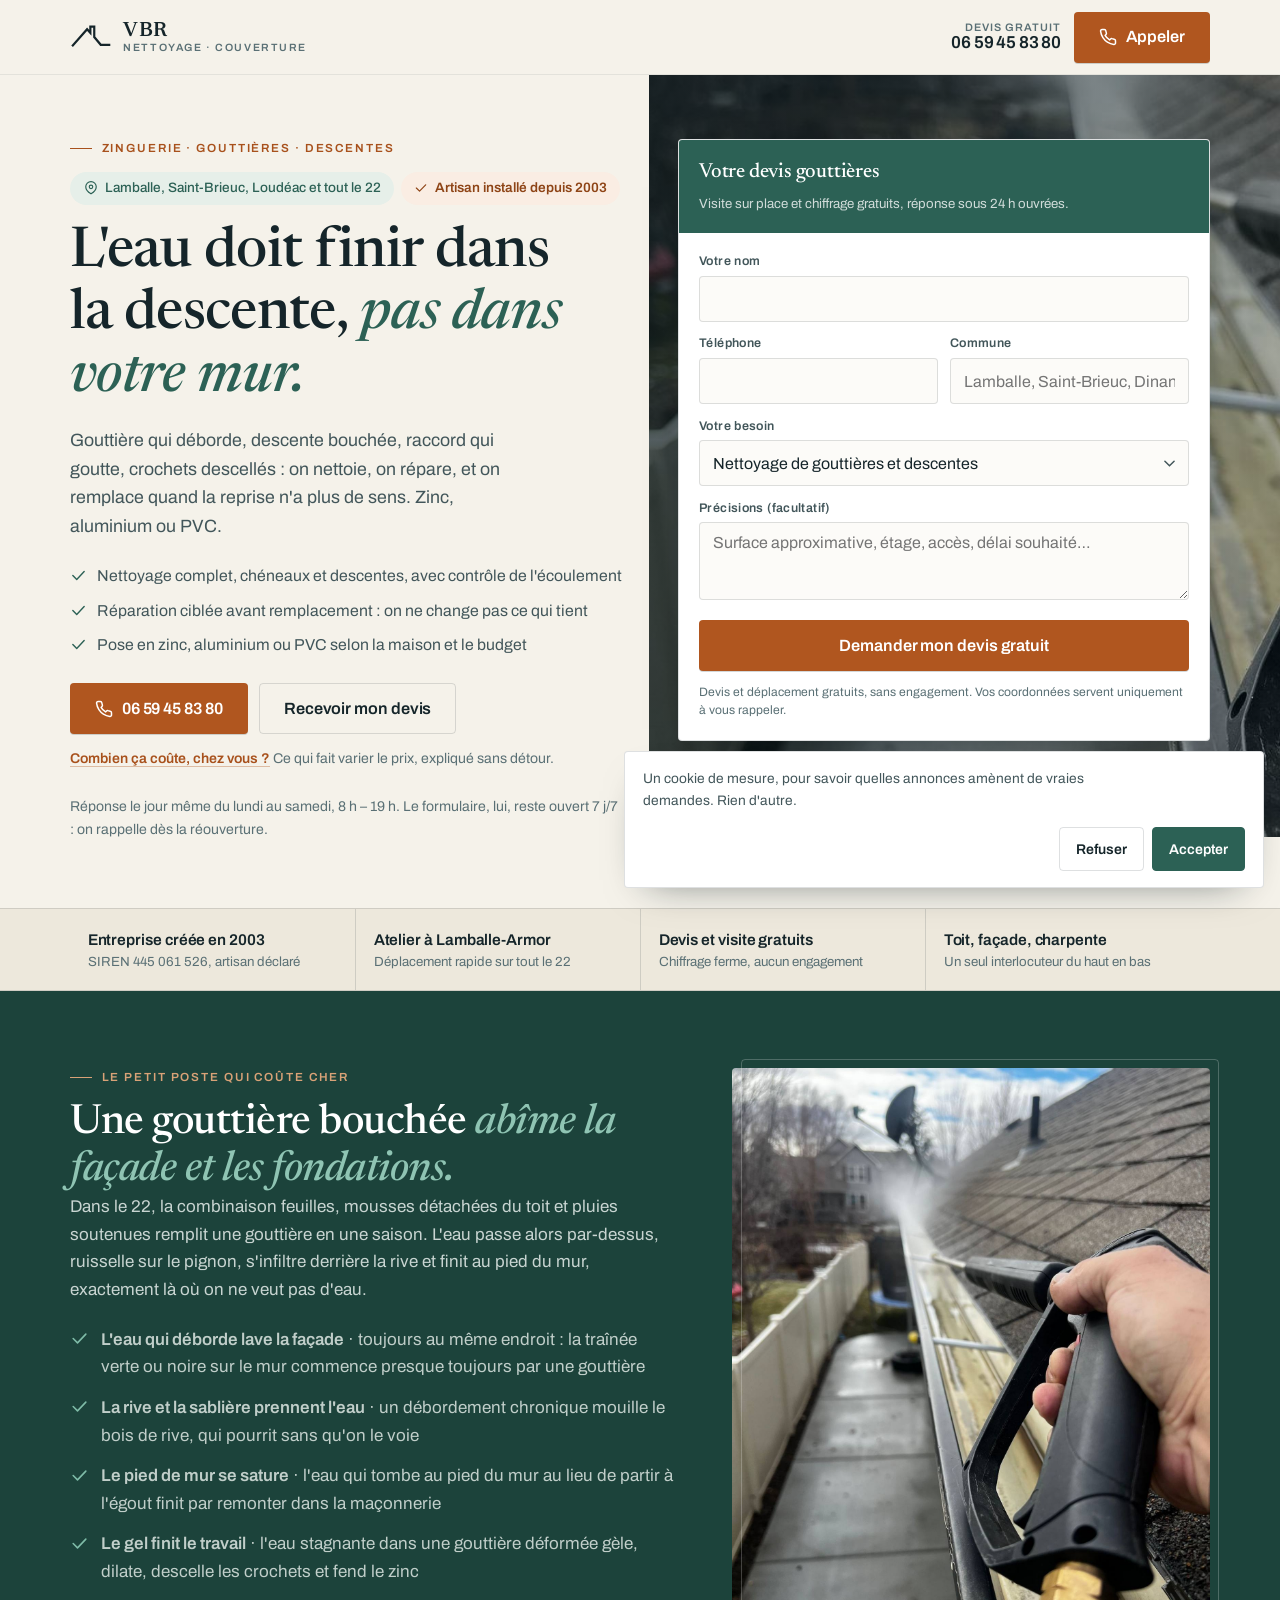
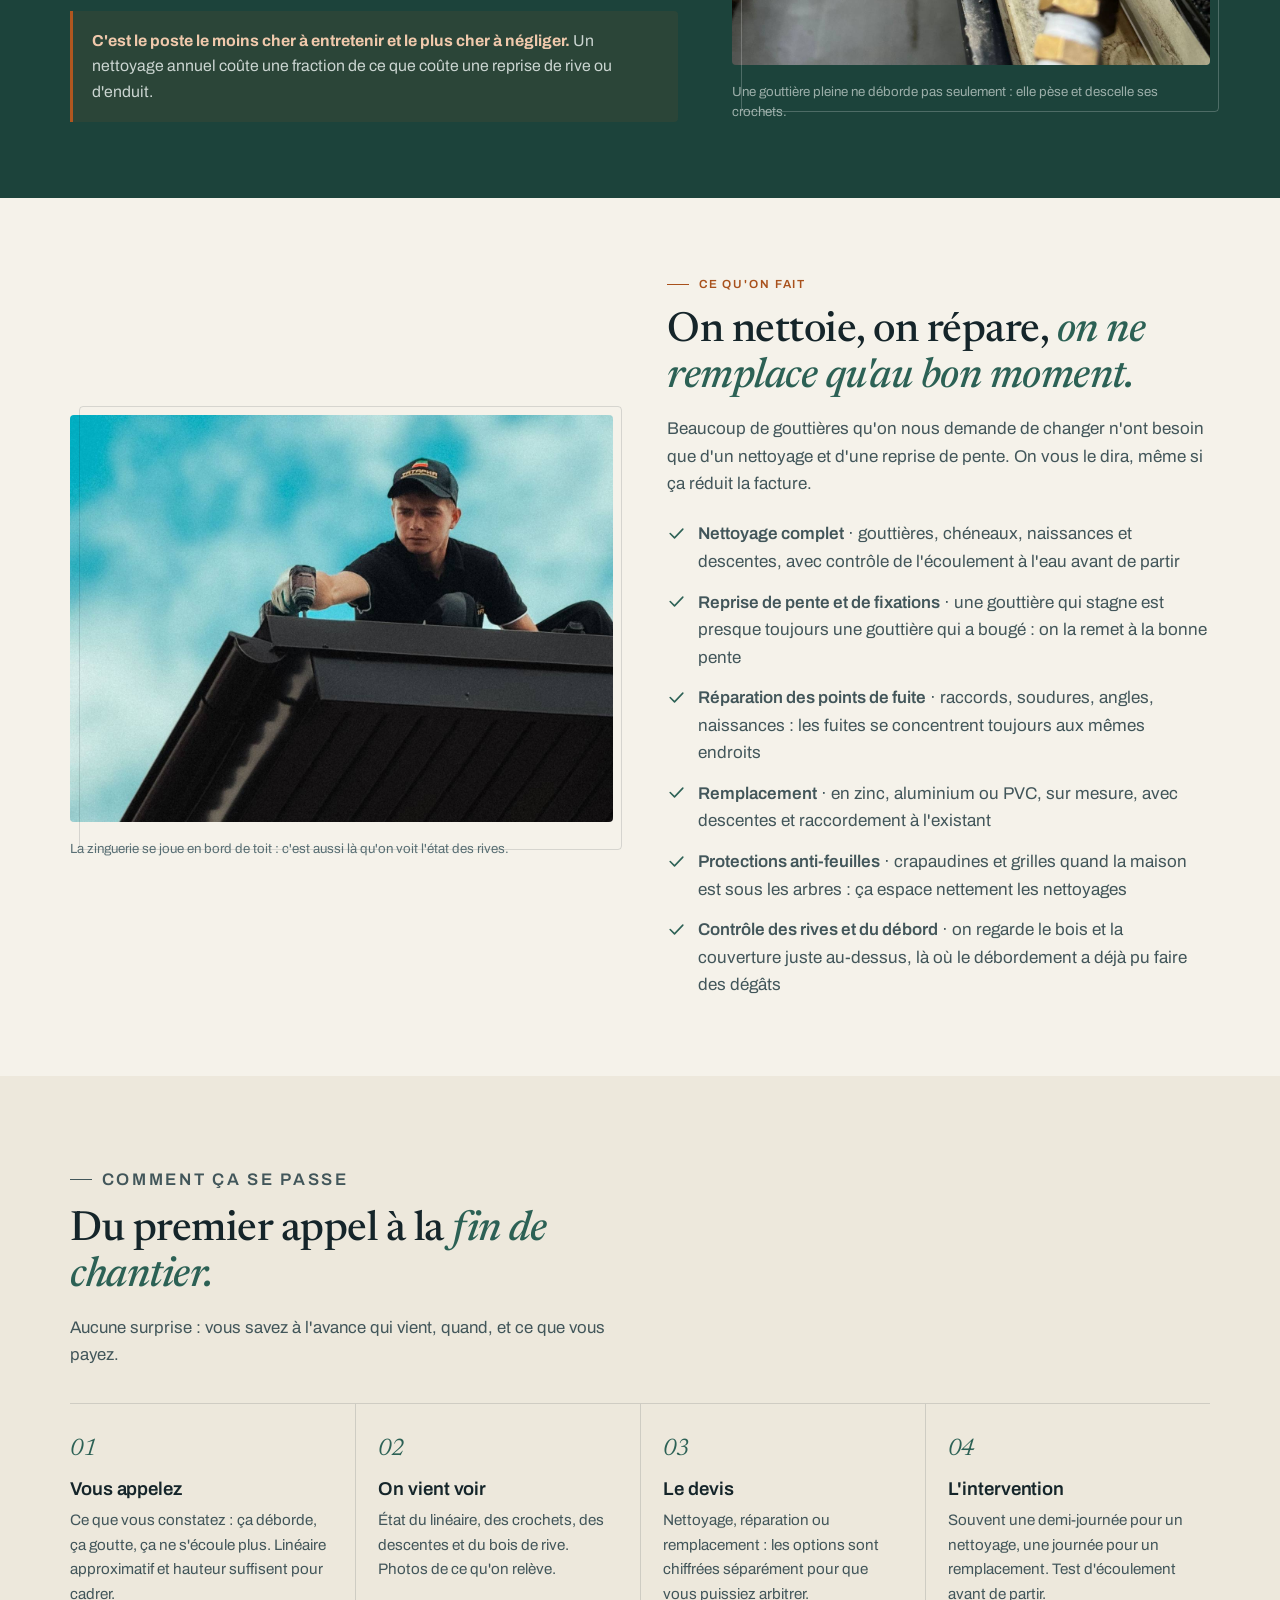
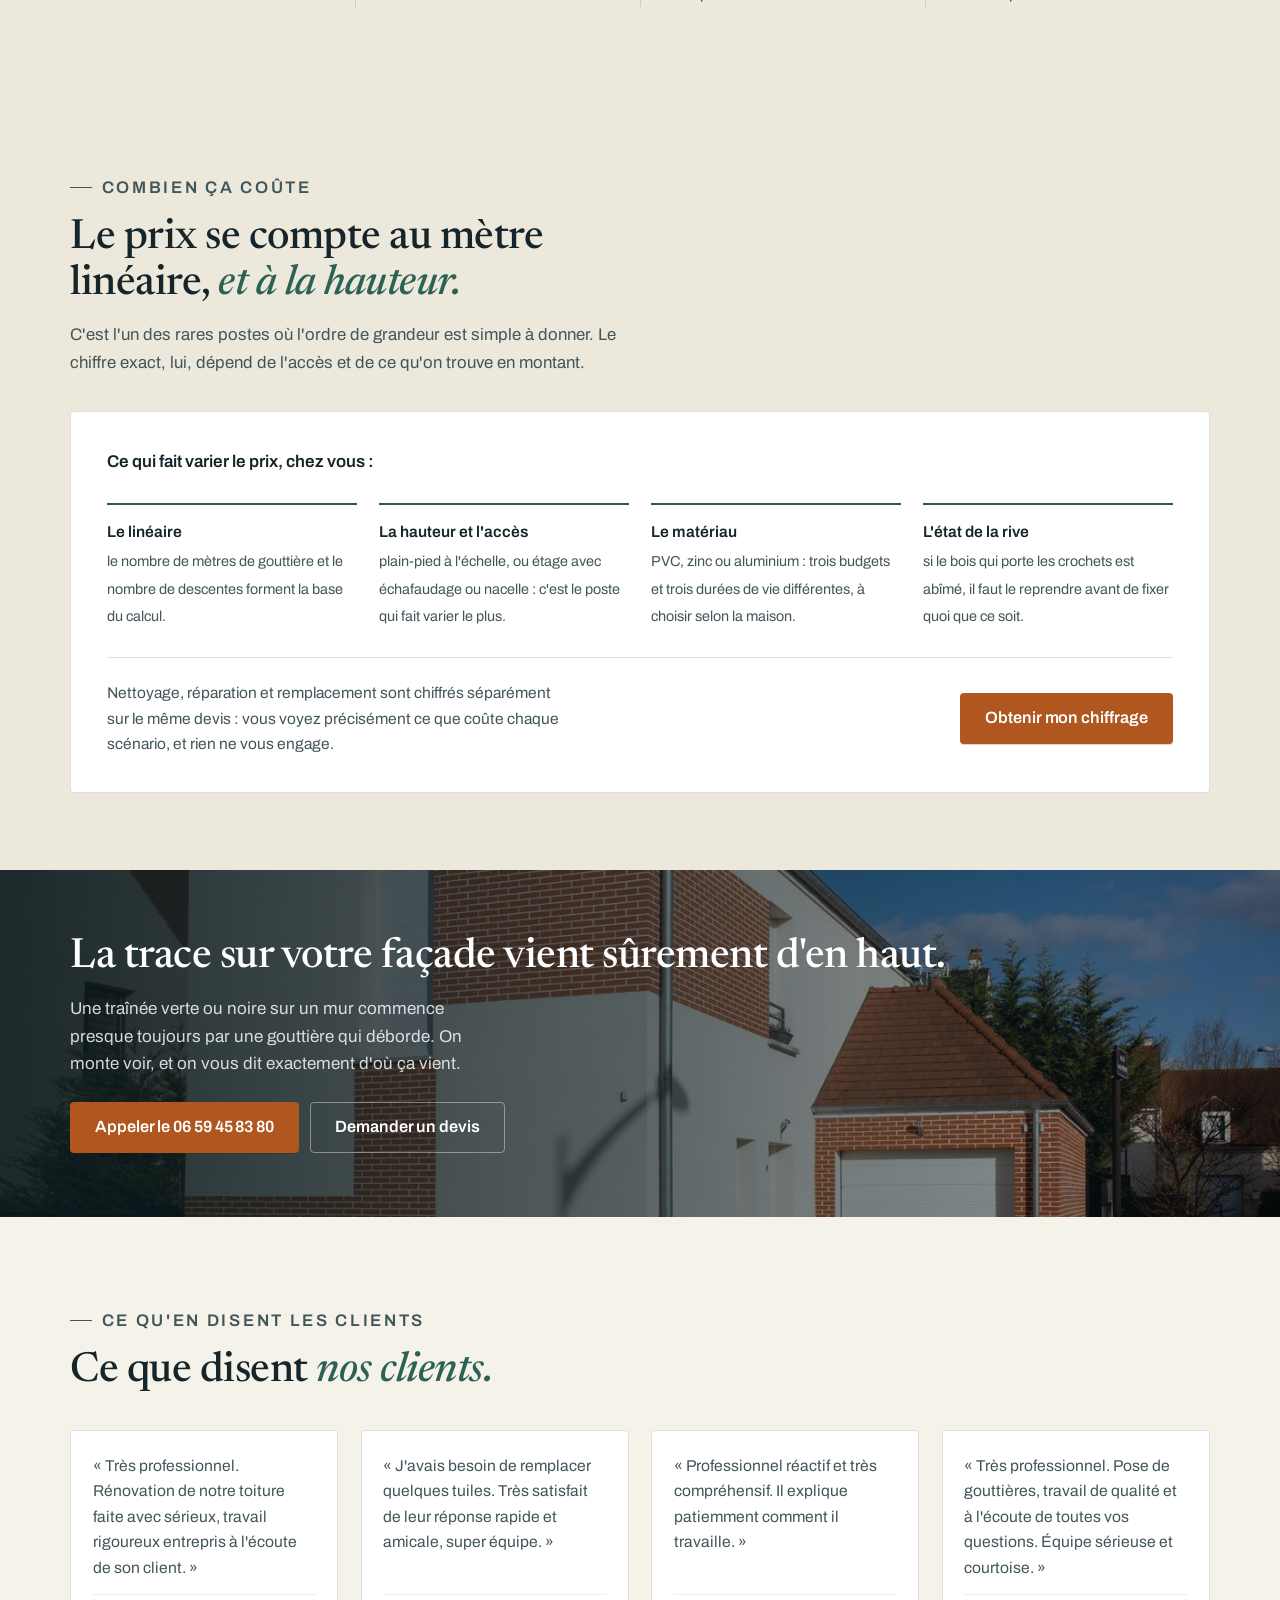
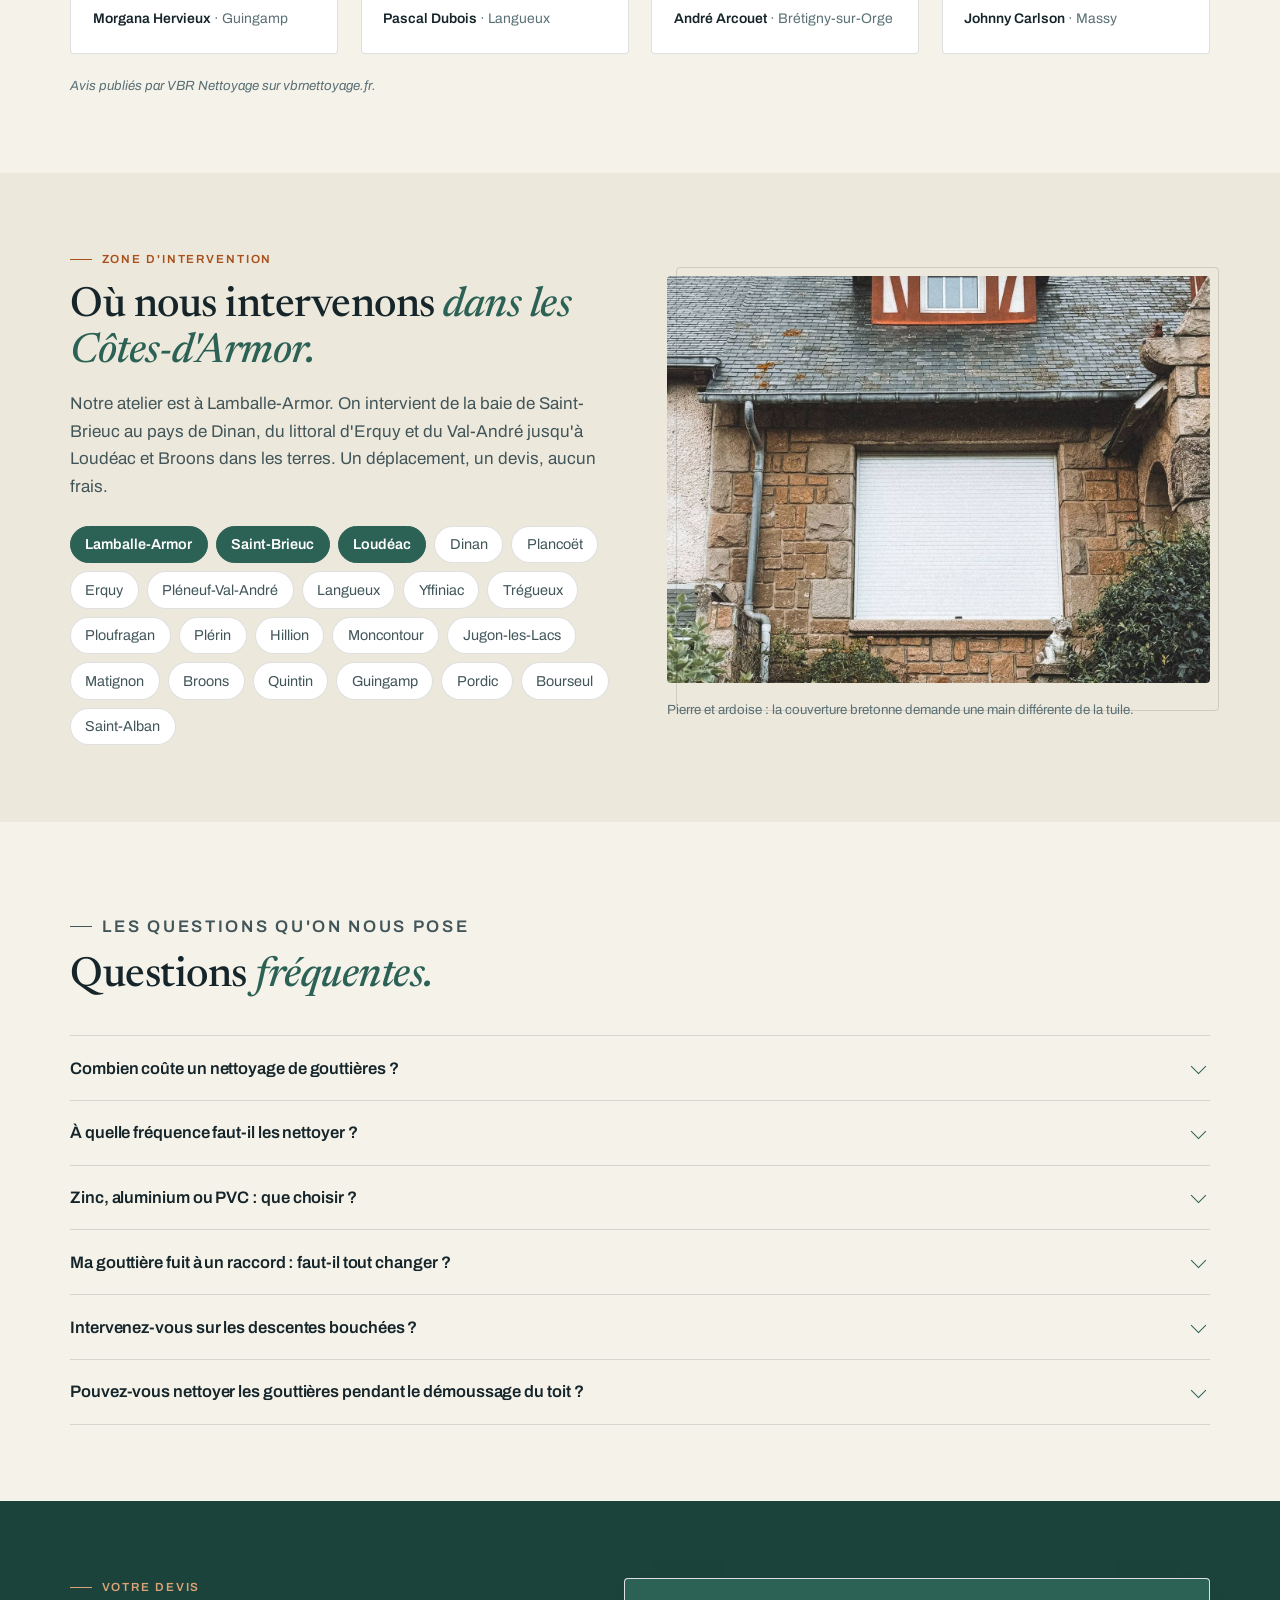
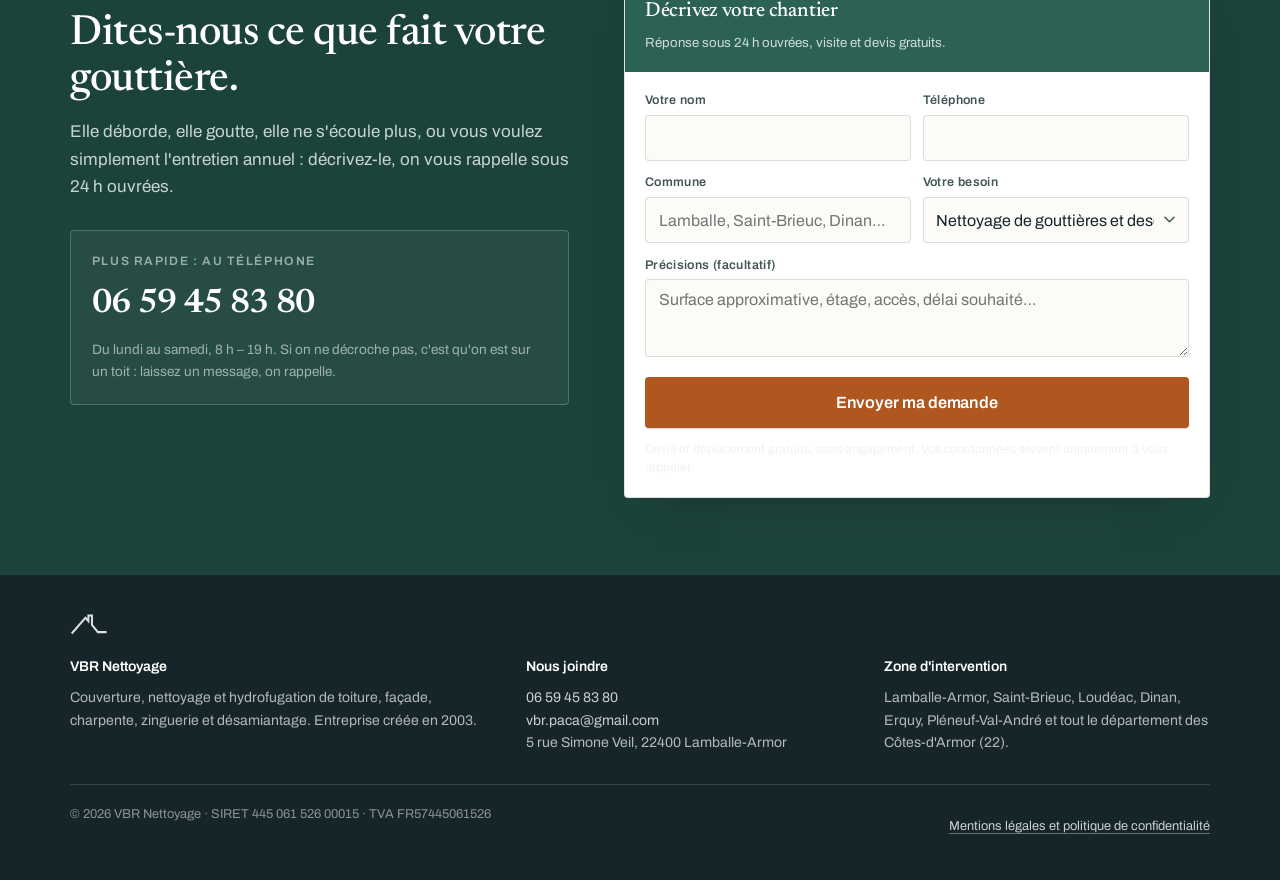
<file: cotes-darmor/gouttieres/index.html>
<!DOCTYPE html>
<html lang="fr">
<head>
<meta charset="UTF-8" />
<meta name="viewport" content="width=device-width, initial-scale=1" />



<title>Gouttières dans les Côtes-d'Armor · pose, réparation, nettoyage | VBR</title>
<meta name="description" content="Pose, réparation et nettoyage de gouttières à Lamballe, Saint-Brieuc, Loudéac et dans tout le département des Côtes-d'Armor. Zinc, aluminium, PVC. Artisan installé depuis 2003, devis gratuit. ☎ 06 59 45 83 80" />

<meta name="robots" content="noindex, nofollow" />
<link rel="canonical" href="https://vbr-pro.fr/cotes-darmor/gouttieres/" />

<meta property="og:type" content="website" />
<meta property="og:locale" content="fr_FR" />
<meta property="og:title" content="Gouttières dans les Côtes-d'Armor · pose, réparation, nettoyage" />
<meta property="og:description" content="Gouttière qui déborde, descente bouchée, fuite au raccord : on nettoie, on répare, on remplace. Lamballe, Saint-Brieuc, Loudéac et dans tout le département des Côtes-d'Armor." />
<meta property="og:url" content="https://vbr-pro.fr/cotes-darmor/gouttieres/" />
<meta property="og:image" content="https://vbr-pro.fr/assets/img/nettoyage-gouttiere-jet.jpg" />
<meta name="twitter:card" content="summary_large_image" />

<link rel="icon" type="image/svg+xml" href="../../assets/favicon.svg" />
<meta name="theme-color" content="#F5F2EA" />
<meta name="geo.region" content="FR-22" />
<meta name="geo.placename" content="Lamballe-Armor" />

<link rel="preconnect" href="https://fonts.googleapis.com" />
<link rel="preconnect" href="https://fonts.gstatic.com" crossorigin />
<link rel="stylesheet" href="https://fonts.googleapis.com/css2?family=Archivo:wght@400;500;600;700&family=Newsreader:ital,opsz,wght@0,6..72,400;0,6..72,500;0,6..72,600;1,6..72,400;1,6..72,500&display=swap" />
<link rel="preload" as="image" href="../../assets/img/nettoyage-gouttiere-jet.jpg" fetchpriority="high" />
<link rel="stylesheet" href="../../assets/styles.css?v=6" />


<script>
window.ADS_GTAG = 'AW-18438830933';
window.dataLayer = window.dataLayer || [];
function gtag(){dataLayer.push(arguments);}
/* Sans Consent Mode, Google n'a pas le droit de modéliser les conversions des
   visiteurs qui refusent : on les perd sèchement. Avec, il les estime.
   wait_for_update laisse 500 ms au choix déjà mémorisé pour arriver. */
var _consentVBR = null;
try { _consentVBR = localStorage.getItem('vbr_consent'); } catch (e) {}
gtag('consent', 'default', {
  ad_storage: 'denied', ad_user_data: 'denied', ad_personalization: 'denied',
  analytics_storage: 'denied', wait_for_update: 500
});
if (_consentVBR === 'granted') {
  gtag('consent', 'update', {
    ad_storage: 'granted', ad_user_data: 'granted',
    ad_personalization: 'granted', analytics_storage: 'granted'
  });
}
gtag('set', 'ads_data_redaction', true);
gtag('set', 'url_passthrough', true);
if (window.ADS_GTAG.indexOf('XXXX') === -1) {
  var s = document.createElement('script'); s.async = true;
  s.src = 'https://www.googletagmanager.com/gtag/js?id=' + window.ADS_GTAG;
  document.head.appendChild(s);
  gtag('js', new Date());
  gtag('config', window.ADS_GTAG, { allow_enhanced_conversions: true });
}
window.ADS_CONVERSION = 'AW-18438830933/gspjCJ3-vfEcENX2qNhE';
window.ADS_CONVERSION_APPEL = 'AW-18438830933/XsgfCJmWx_EcENX2qNhE';
/* Accroche alignée sur la requête tapée (voir script.js § 6). */
window.LP_VILLES = ["Lamballe","Lamballe-Armor","Saint-Brieuc","Loudéac","Dinan","Plancoët","Erquy","Pléneuf-Val-André","Langueux","Yffiniac","Trégueux","Ploufragan","Plérin","Moncontour","Jugon-les-Lacs","Matignon","Broons","Quintin","Guingamp","Pordic","Hillion"];
window.LP_MATCH = {
  gouttiere:{h1:"Gouttières nettoyées, réparées, <em>ou remplacées.</em>",
             sub:"On commence toujours par regarder si un nettoyage et une reprise de pente suffisent. Devis et visite gratuits."},
  prix:     {h1:"Le prix de vos gouttières, <em>au mètre linéaire.</em>",
             sub:"Linéaire, hauteur, matériau et état de la rive font le tarif. On monte voir, puis on chiffre fermement."},
  urgence:  {h1:"Gouttière qui fuit : <em>on vient regarder.</em>",
             sub:"Un débordement chronique abîme la rive et la façade. Plus tôt on le reprend, moins ça coûte.",
             urgent:"Ça déborde et ça coule sur le mur ? Appelez, on cadre l'intervention au téléphone."},
  besoin:   {gouttiere:"Nettoyage de gouttières et descentes", prix:"Remplacement de gouttières",
             urgence:"Gouttière qui fuit ou qui déborde", nettoyage:"Nettoyage de gouttières et descentes"}
};
</script>

<script type="application/ld+json">
{
  "@context": "https://schema.org",
  "@type": "RoofingContractor",
  "@id": "https://vbr-pro.fr/cotes-darmor/gouttieres/#business",
  "name": "VBR Nettoyage",
  "url": "https://vbr-pro.fr/cotes-darmor/gouttieres/",
  "telephone": "+33659458380",
  "email": "vbr.paca@gmail.com",
  "image": "https://vbr-pro.fr/assets/img/nettoyage-gouttiere-jet.jpg",
  "identifier": "445 061 526",
  "foundingDate": "2003-02-03",
  "priceRange": "€€",
  "currenciesAccepted": "EUR",
  "paymentAccepted": "Chèque, Virement, Espèces",
  "description": "Pose, réparation et nettoyage de gouttières et de descentes à Lamballe, Saint-Brieuc, Loudéac et dans tout le département des Côtes-d'Armor. Zinc, aluminium et PVC. Entreprise créée en 2003.",
  "address": {"@type":"PostalAddress","streetAddress":"5 rue Simone Veil","addressLocality":"Lamballe-Armor","postalCode":"22400","addressRegion":"Bretagne","addressCountry":"FR"},
  "geo": {"@type":"GeoCoordinates","latitude":48.4681,"longitude":-2.5178},
  "openingHoursSpecification": [{"@type":"OpeningHoursSpecification","dayOfWeek":["Monday","Tuesday","Wednesday","Thursday","Friday","Saturday"],"opens":"08:00","closes":"19:00"}],
  "areaServed": [{"@type":"City","name":"Lamballe-Armor"},{"@type":"City","name":"Saint-Brieuc"},{"@type":"City","name":"Loudéac"},{"@type":"City","name":"Dinan"},{"@type":"City","name":"Plancoët"},{"@type":"City","name":"Erquy"},{"@type":"City","name":"Pléneuf-Val-André"},{"@type":"City","name":"Langueux"},{"@type":"City","name":"Yffiniac"},{"@type":"City","name":"Trégueux"},{"@type":"City","name":"Ploufragan"},{"@type":"City","name":"Plérin"},{"@type":"City","name":"Hillion"},{"@type":"City","name":"Moncontour"},{"@type":"City","name":"Jugon-les-Lacs"},{"@type":"City","name":"Matignon"}],
  "hasOfferCatalog": {"@type":"OfferCatalog","name":"Zinguerie, gouttières et descentes","itemListElement":[{"@type":"Offer","itemOffered":{"@type":"Service","name":"Nettoyage de gouttières et de descentes"}},{"@type":"Offer","itemOffered":{"@type":"Service","name":"Réparation de gouttière et reprise de raccord"}},{"@type":"Offer","itemOffered":{"@type":"Service","name":"Pose de gouttières en zinc, aluminium ou PVC"}},{"@type":"Offer","itemOffered":{"@type":"Service","name":"Remplacement de descentes d'eau pluviale"}},{"@type":"Offer","itemOffered":{"@type":"Service","name":"Pose de crapaudines et de protections anti-feuilles"}}]}
}
</script>
<script type="application/ld+json">
{"@context":"https://schema.org","@type":"FAQPage","mainEntity":[{"@type":"Question","name":"Combien coûte un nettoyage de gouttières ?","acceptedAnswer":{"@type":"Answer","text":"Il se chiffre au mètre linéaire, et l'accès pèse beaucoup dans le total. Un plain-pied accessible à l'échelle et un étage nécessitant une nacelle n'ont pas le même coût. La visite et le devis sont gratuits."}},{"@type":"Question","name":"À quelle fréquence faut-il les nettoyer ?","acceptedAnswer":{"@type":"Answer","text":"Une fois par an après la chute des feuilles suffit dans la plupart des cas. Sous des arbres, deux passages sont souvent nécessaires : un à l'automne, un au printemps. Des crapaudines et des grilles espacent nettement ces interventions."}},{"@type":"Question","name":"Zinc, aluminium ou PVC : que choisir ?","acceptedAnswer":{"@type":"Answer","text":"Le zinc reste la référence sur le bâti ancien pour sa durée de vie et son aspect. L'aluminium est un bon compromis, léger et sans soudure. Le PVC est le plus économique, mais il supporte mal les fortes chaleurs et les chocs. On vous oriente selon la maison, l'exposition et le budget."}},{"@type":"Question","name":"Ma gouttière fuit à un raccord : faut-il tout changer ?","acceptedAnswer":{"@type":"Answer","text":"Pas forcément. Une fuite localisée sur un raccord, un angle ou une soudure se reprend souvent très bien. Le remplacement s'impose quand le linéaire est déformé, percé par la corrosion ou que les crochets ne tiennent plus dans un bois de rive abîmé."}},{"@type":"Question","name":"Intervenez-vous sur les descentes bouchées ?","acceptedAnswer":{"@type":"Answer","text":"Oui. Descente, coude, naissance et raccordement au regard font partie du contrôle systématique, et on termine toujours par un essai à l'eau pour vérifier que ça part vraiment."}},{"@type":"Question","name":"Pouvez-vous nettoyer les gouttières pendant le démoussage du toit ?","acceptedAnswer":{"@type":"Answer","text":"Oui, et c'est l'ordre logique : on démousse d'abord, puis on nettoie les gouttières, puisque le démoussage y envoie forcément des débris. Groupées, les deux interventions évitent un second déplacement."}}]}
</script>
</head>

<body data-lp="gouttieres_22">


<header class="hdr">
  <div class="wrap hdr-in">
    <a class="brand" href="#haut" aria-label="VBR Nettoyage, accueil de la page">
      <svg viewBox="0 0 64 40" aria-hidden="true"><path d="M4 33 L26 8 L31 13.5 L31 4 L37 4 L37 20 L47 32 L60 32" fill="none" stroke="currentColor" stroke-width="3.4" stroke-linecap="square"/></svg>
      <span class="brand-txt">
        <span class="brand-name">VBR</span>
        <span class="brand-sub">Nettoyage · Couverture</span>
      </span>
    </a>
    <div class="hdr-act">
      <a class="hdr-tel" href="tel:+33659458380">
        <span>Devis gratuit</span><b>06 59 45 83 80</b>
      </a>
      <a class="btn btn-call" href="tel:+33659458380">
        <svg viewBox="0 0 24 24" fill="none" stroke="currentColor" stroke-width="2" stroke-linecap="round" stroke-linejoin="round" aria-hidden="true"><path d="M22 16.9v3a2 2 0 0 1-2.2 2 19.8 19.8 0 0 1-8.6-3.1 19.5 19.5 0 0 1-6-6A19.8 19.8 0 0 1 2.1 4.2 2 2 0 0 1 4.1 2h3a2 2 0 0 1 2 1.7c.1 1 .4 1.9.7 2.8a2 2 0 0 1-.5 2.1L8.1 9.9a16 16 0 0 0 6 6l1.3-1.3a2 2 0 0 1 2.1-.4c.9.3 1.8.6 2.8.7a2 2 0 0 1 1.7 2z"/></svg>
        Appeler
      </a>
    </div>
  </div>
</header>


<section class="hero" id="haut">
  <div class="wrap hero-grid">

    <div class="hero-copy">
      <p class="kicker">Zinguerie · Gouttières · Descentes</p>
      <div class="hero-chips">
        <span class="hero-loc">
          <svg viewBox="0 0 24 24" fill="none" stroke="currentColor" stroke-width="2" aria-hidden="true"><path d="M21 10c0 7-9 12-9 12S3 17 3 10a9 9 0 0 1 18 0z"/><circle cx="12" cy="10" r="3"/></svg>
          Lamballe, Saint-Brieuc, Loudéac et tout le 22
        </span>
        <span class="hero-anc">
          <svg viewBox="0 0 24 24" fill="none" stroke="currentColor" stroke-width="2" stroke-linecap="round" stroke-linejoin="round" aria-hidden="true"><path d="m4 12 5.5 5.5L20 6.5"/></svg>
          Artisan installé depuis 2003
        </span>
      </div>
      <h1>L'eau doit finir dans la descente, <em>pas dans votre mur.</em></h1>
      <p class="hero-sub">Gouttière qui déborde, descente bouchée, raccord qui goutte, crochets descellés : on nettoie, on répare, et on remplace quand la reprise n'a plus de sens. Zinc, aluminium ou PVC.</p>
      <ul class="hero-points"><li><svg viewBox="0 0 24 24" fill="none" stroke="currentColor" stroke-width="2" stroke-linecap="round" stroke-linejoin="round" aria-hidden="true"><path d="m4 12 5.5 5.5L20 6.5"/></svg><span>Nettoyage complet, chéneaux et descentes, avec contrôle de l'écoulement</span></li>
        <li><svg viewBox="0 0 24 24" fill="none" stroke="currentColor" stroke-width="2" stroke-linecap="round" stroke-linejoin="round" aria-hidden="true"><path d="m4 12 5.5 5.5L20 6.5"/></svg><span>Réparation ciblée avant remplacement : on ne change pas ce qui tient</span></li>
        <li><svg viewBox="0 0 24 24" fill="none" stroke="currentColor" stroke-width="2" stroke-linecap="round" stroke-linejoin="round" aria-hidden="true"><path d="m4 12 5.5 5.5L20 6.5"/></svg><span>Pose en zinc, aluminium ou PVC selon la maison et le budget</span></li></ul>
      <div class="hero-cta">
        <a class="btn btn-call" href="tel:+33659458380">
          <svg viewBox="0 0 24 24" fill="none" stroke="currentColor" stroke-width="2" stroke-linecap="round" stroke-linejoin="round" aria-hidden="true"><path d="M22 16.9v3a2 2 0 0 1-2.2 2 19.8 19.8 0 0 1-8.6-3.1 19.5 19.5 0 0 1-6-6A19.8 19.8 0 0 1 2.1 4.2 2 2 0 0 1 4.1 2h3a2 2 0 0 1 2 1.7c.1 1 .4 1.9.7 2.8a2 2 0 0 1-.5 2.1L8.1 9.9a16 16 0 0 0 6 6l1.3-1.3a2 2 0 0 1 2.1-.4c.9.3 1.8.6 2.8.7a2 2 0 0 1 1.7 2z"/></svg>
          06 59 45 83 80
        </a>
        <a class="btn btn-ghost" href="#devis">Recevoir mon devis</a>
      </div>
      <p class="hero-prix"><a href="#prix">Combien ça coûte, chez vous&nbsp;?</a> Ce qui fait varier le prix, expliqué sans détour.</p>
      <p class="hero-micro">Réponse le jour même du lundi au samedi, 8 h – 19 h. Le formulaire, lui, reste ouvert 7 j/7 : on rappelle dès la réouverture.</p>

      <figure class="hero-shot">
        <img src="../../assets/img/nettoyage-gouttiere-jet.jpg" alt="Nettoyage d'une gouttière encombrée" width="1400" height="934" fetchpriority="high" />
        <figcaption>Nettoyage d'une gouttière chargée de feuilles et de mousses. Photo d'illustration du métier.</figcaption>
      </figure>
    </div>

    <div class="hero-form-col">
      <div class="hero-panel" style="background-image:url('../../assets/img/nettoyage-gouttiere-jet.jpg')" role="img" aria-label="Nettoyage d'une gouttière encombrée"></div>
      <div class="form-card" id="devis">
        <div class="form-head">
          <b>Votre devis gouttières</b>
          <span>Visite sur place et chiffrage gratuits, réponse sous 24 h ouvrées.</span>
        </div>
        <div class="form-body">
          <form class="js-devis" id="devis-form" novalidate>
            <div class="form-success" role="status">Merci, votre demande est partie. On vous rappelle sous 24 h ouvrées pour convenir de la visite.</div>
            <div class="form-error" role="alert">L'envoi n'a pas abouti. Appelez-nous au 06 59 45 83 80, c'est plus rapide.</div>
            <div class="form-fields">
              <input type="hidden" name="access_key" value="c4a1ff19-e6a3-4c55-98bf-d4e666ee1ffc" />
              <input type="hidden" name="gclid" value="" />
              <input type="hidden" name="source" value="" />
              <input type="hidden" name="campagne" value="" />
              <input type="hidden" name="mot_cle" value="" />
              <input type="hidden" name="page" value="" />
              <input class="hp" type="text" name="botcheck" tabindex="-1" autocomplete="off" aria-hidden="true" />

              <div class="field">
                <label for="f-nom">Votre nom</label>
                <input id="f-nom" name="nom" type="text" autocomplete="name" required />
              </div>
              <div class="field-row">
                <div class="field">
                  <label for="f-tel">Téléphone</label>
                  <input id="f-tel" name="tel" type="tel" inputmode="tel" autocomplete="tel" required />
                </div>
                <div class="field">
                  <label for="f-ville">Commune</label>
                  <input id="f-ville" name="ville" type="text" placeholder="Lamballe, Saint-Brieuc, Dinan…" required />
                </div>
              </div>
              <div class="field">
                <label for="f-besoin">Votre besoin</label>
                <select id="f-besoin" name="besoin"><option>Nettoyage de gouttières et descentes</option>
            <option>Gouttière qui fuit ou qui déborde</option>
            <option>Remplacement de gouttières</option>
            <option>Pose de gouttières neuves</option>
            <option>Descente d'eau pluviale bouchée ou cassée</option>
            <option>Protections anti-feuilles / crapaudines</option></select>
              </div>
              <div class="field">
                <label for="f-msg">Précisions (facultatif)</label>
                <textarea id="f-msg" name="message" placeholder="Surface approximative, étage, accès, délai souhaité…"></textarea>
              </div>
              <button class="btn btn-call btn-full" type="submit">Demander mon devis gratuit</button>
              <p class="form-legal">Devis et déplacement gratuits, sans engagement. Vos coordonnées servent uniquement à vous rappeler.</p>
            </div>
          </form>
        </div>
      </div>
    </div>

  </div>

  
  <div class="trust">
    <div class="wrap trust-in">
      <div class="trust-it"><b>Entreprise créée en 2003</b><span>SIREN 445 061 526, artisan déclaré</span></div>
      <div class="trust-it"><b>Atelier à Lamballe-Armor</b><span>Déplacement rapide sur tout le 22</span></div>
      <div class="trust-it"><b>Devis et visite gratuits</b><span>Chiffrage ferme, aucun engagement</span></div>
      <div class="trust-it"><b>Toit, façade, charpente</b><span>Un seul interlocuteur du haut en bas</span></div>
    </div>
  </div>
</section>


<section class="sec sec-dark" id="pourquoi">
  <div class="wrap">
    <div class="split split-wide">
      <div>
        <p class="kicker is-light">Le petit poste qui coûte cher</p>
        <h2>Une gouttière bouchée <em>abîme la façade et les fondations.</em></h2>
        <p>Dans le 22, la combinaison feuilles, mousses détachées du toit et pluies soutenues remplit une gouttière en une saison. L'eau passe alors par-dessus, ruisselle sur le pignon, s'infiltre derrière la rive et finit au pied du mur, exactement là où on ne veut pas d'eau.</p>
        <ul class="checks"><li><svg viewBox="0 0 24 24" fill="none" stroke="currentColor" stroke-width="2" stroke-linecap="round" stroke-linejoin="round" aria-hidden="true"><path d="m4 12 5.5 5.5L20 6.5"/></svg><span><b>L'eau qui déborde lave la façade</b> · toujours au même endroit : la traînée verte ou noire sur le mur commence presque toujours par une gouttière</span></li>
          <li><svg viewBox="0 0 24 24" fill="none" stroke="currentColor" stroke-width="2" stroke-linecap="round" stroke-linejoin="round" aria-hidden="true"><path d="m4 12 5.5 5.5L20 6.5"/></svg><span><b>La rive et la sablière prennent l'eau</b> · un débordement chronique mouille le bois de rive, qui pourrit sans qu'on le voie</span></li>
          <li><svg viewBox="0 0 24 24" fill="none" stroke="currentColor" stroke-width="2" stroke-linecap="round" stroke-linejoin="round" aria-hidden="true"><path d="m4 12 5.5 5.5L20 6.5"/></svg><span><b>Le pied de mur se sature</b> · l'eau qui tombe au pied du mur au lieu de partir à l'égout finit par remonter dans la maçonnerie</span></li>
          <li><svg viewBox="0 0 24 24" fill="none" stroke="currentColor" stroke-width="2" stroke-linecap="round" stroke-linejoin="round" aria-hidden="true"><path d="m4 12 5.5 5.5L20 6.5"/></svg><span><b>Le gel finit le travail</b> · l'eau stagnante dans une gouttière déformée gèle, dilate, descelle les crochets et fend le zinc</span></li></ul>
        <div class="warn"><p><b>C'est le poste le moins cher à entretenir et le plus cher à négliger.</b> Un nettoyage annuel coûte une fraction de ce que coûte une reprise de rive ou d'enduit.</p></div>
      </div>
      <figure class="frame frame-tall">
        <img src="../../assets/img/nettoyage-gouttiere-jet.jpg" alt="Gouttière chargée de feuilles et de dépôts" loading="lazy" width="1400" height="1750" />
        <figcaption>Une gouttière pleine ne déborde pas seulement : elle pèse et descelle ses crochets.</figcaption>
      </figure>
    </div>
  </div>
</section>


<section class="sec" id="prestation">
  <div class="wrap">
    <div class="split">
      <figure class="frame">
        <img src="../../assets/img/couvreur-faitage-ciel.jpg" alt="Artisan intervenant en bord de toiture" loading="lazy" width="1400" height="1050" />
        <figcaption>La zinguerie se joue en bord de toit : c'est aussi là qu'on voit l'état des rives.</figcaption>
      </figure>
      <div>
        <p class="kicker">Ce qu'on fait</p>
        <h2>On nettoie, on répare, <em>on ne remplace qu'au bon moment.</em></h2>
        <p style="color:var(--ink-2);margin-top:.9rem">Beaucoup de gouttières qu'on nous demande de changer n'ont besoin que d'un nettoyage et d'une reprise de pente. On vous le dira, même si ça réduit la facture.</p>
        <ul class="checks"><li><svg viewBox="0 0 24 24" fill="none" stroke="currentColor" stroke-width="2" stroke-linecap="round" stroke-linejoin="round" aria-hidden="true"><path d="m4 12 5.5 5.5L20 6.5"/></svg><span><b>Nettoyage complet</b> · gouttières, chéneaux, naissances et descentes, avec contrôle de l'écoulement à l'eau avant de partir</span></li>
          <li><svg viewBox="0 0 24 24" fill="none" stroke="currentColor" stroke-width="2" stroke-linecap="round" stroke-linejoin="round" aria-hidden="true"><path d="m4 12 5.5 5.5L20 6.5"/></svg><span><b>Reprise de pente et de fixations</b> · une gouttière qui stagne est presque toujours une gouttière qui a bougé : on la remet à la bonne pente</span></li>
          <li><svg viewBox="0 0 24 24" fill="none" stroke="currentColor" stroke-width="2" stroke-linecap="round" stroke-linejoin="round" aria-hidden="true"><path d="m4 12 5.5 5.5L20 6.5"/></svg><span><b>Réparation des points de fuite</b> · raccords, soudures, angles, naissances : les fuites se concentrent toujours aux mêmes endroits</span></li>
          <li><svg viewBox="0 0 24 24" fill="none" stroke="currentColor" stroke-width="2" stroke-linecap="round" stroke-linejoin="round" aria-hidden="true"><path d="m4 12 5.5 5.5L20 6.5"/></svg><span><b>Remplacement</b> · en zinc, aluminium ou PVC, sur mesure, avec descentes et raccordement à l'existant</span></li>
          <li><svg viewBox="0 0 24 24" fill="none" stroke="currentColor" stroke-width="2" stroke-linecap="round" stroke-linejoin="round" aria-hidden="true"><path d="m4 12 5.5 5.5L20 6.5"/></svg><span><b>Protections anti-feuilles</b> · crapaudines et grilles quand la maison est sous les arbres : ça espace nettement les nettoyages</span></li>
          <li><svg viewBox="0 0 24 24" fill="none" stroke="currentColor" stroke-width="2" stroke-linecap="round" stroke-linejoin="round" aria-hidden="true"><path d="m4 12 5.5 5.5L20 6.5"/></svg><span><b>Contrôle des rives et du débord</b> · on regarde le bois et la couverture juste au-dessus, là où le débordement a déjà pu faire des dégâts</span></li></ul>
      </div>
    </div>
  </div>
</section>


<section class="sec sec-tint" id="deroule">
  <div class="wrap">
    <div class="sec-head">
      <p class="kicker">Comment ça se passe</p>
      <h2>Du premier appel à la <em>fin de chantier.</em></h2>
      <p>Aucune surprise : vous savez à l'avance qui vient, quand, et ce que vous payez.</p>
    </div>
    <div class="steps"><div class="step"><span class="step-n">01</span><h3>Vous appelez</h3><p>Ce que vous constatez : ça déborde, ça goutte, ça ne s'écoule plus. Linéaire approximatif et hauteur suffisent pour cadrer.</p></div>
      <div class="step"><span class="step-n">02</span><h3>On vient voir</h3><p>État du linéaire, des crochets, des descentes et du bois de rive. Photos de ce qu'on relève.</p></div>
      <div class="step"><span class="step-n">03</span><h3>Le devis</h3><p>Nettoyage, réparation ou remplacement : les options sont chiffrées séparément pour que vous puissiez arbitrer.</p></div>
      <div class="step"><span class="step-n">04</span><h3>L'intervention</h3><p>Souvent une demi-journée pour un nettoyage, une journée pour un remplacement. Test d'écoulement avant de partir.</p></div></div>
  </div>
</section>





<section class="sec sec-tint" id="prix">
  <div class="wrap">
    <div class="sec-head">
      <p class="kicker">Combien ça coûte</p>
      <h2>Le prix se compte au mètre linéaire, <em>et à la hauteur.</em></h2>
      <p>C'est l'un des rares postes où l'ordre de grandeur est simple à donner. Le chiffre exact, lui, dépend de l'accès et de ce qu'on trouve en montant.</p>
    </div>
    <div class="budget">
      <p style="font-weight:600;margin:0">Ce qui fait varier le prix, chez vous :</p>
      <div class="budget-grid"><div class="bf"><b>Le linéaire</b><span>le nombre de mètres de gouttière et le nombre de descentes forment la base du calcul.</span></div>
        <div class="bf"><b>La hauteur et l'accès</b><span>plain-pied à l'échelle, ou étage avec échafaudage ou nacelle : c'est le poste qui fait varier le plus.</span></div>
        <div class="bf"><b>Le matériau</b><span>PVC, zinc ou aluminium : trois budgets et trois durées de vie différentes, à choisir selon la maison.</span></div>
        <div class="bf"><b>L'état de la rive</b><span>si le bois qui porte les crochets est abîmé, il faut le reprendre avant de fixer quoi que ce soit.</span></div></div>
      <div class="budget-foot">
        <p>Nettoyage, réparation et remplacement sont chiffrés séparément sur le même devis : vous voyez précisément ce que coûte chaque scénario, et rien ne vous engage.</p>
        <a class="btn btn-call" href="#devis">Obtenir mon chiffrage</a>
      </div>
    </div>
  </div>
</section>


<section class="band" style="background-image:url('../../assets/img/pavillon-brique-idf.jpg')">
  <div class="wrap band-in">
    <h2>La trace sur votre façade vient sûrement d'en haut.</h2>
    <p>Une traînée verte ou noire sur un mur commence presque toujours par une gouttière qui déborde. On monte voir, et on vous dit exactement d'où ça vient.</p>
    <div class="band-cta">
      <a class="btn btn-call" href="tel:+33659458380">Appeler le 06 59 45 83 80</a>
      <a class="btn btn-ghost" href="#devis">Demander un devis</a>
    </div>
  </div>
</section>


<section class="sec" id="avis">
  <div class="wrap">
    <div class="sec-head">
      <p class="kicker">Ce qu'en disent les clients</p>
      <h2>Ce que disent <em>nos clients.</em></h2>
    </div>
    <div class="avis"><blockquote><p>« Très professionnel. Rénovation de notre toiture faite avec sérieux, travail rigoureux entrepris à l'écoute de son client. »</p><footer><b>Morgana Hervieux</b> · Guingamp</footer></blockquote>
      <blockquote><p>« J'avais besoin de remplacer quelques tuiles. Très satisfait de leur réponse rapide et amicale, super équipe. »</p><footer><b>Pascal Dubois</b> · Langueux</footer></blockquote>
      <blockquote><p>« Professionnel réactif et très compréhensif. Il explique patiemment comment il travaille. »</p><footer><b>André Arcouet</b> · Brétigny-sur-Orge</footer></blockquote>
      <blockquote><p>« Très professionnel. Pose de gouttières, travail de qualité et à l'écoute de toutes vos questions. Équipe sérieuse et courtoise. »</p><footer><b>Johnny Carlson</b> · Massy</footer></blockquote></div>
    <p class="ba-note">Avis publiés par VBR Nettoyage sur vbrnettoyage.fr.</p>
  </div>
</section>


<section class="sec sec-tint" id="zones">
  <div class="wrap">
    <div class="split">
      <div>
        <p class="kicker">Zone d'intervention</p>
        <h2>Où nous intervenons <em>dans les Côtes-d'Armor.</em></h2>
        <p style="color:var(--ink-2);margin-top:.9rem">Notre atelier est à Lamballe-Armor. On intervient de la baie de Saint-Brieuc au pays de Dinan, du littoral d'Erquy et du Val-André jusqu'à Loudéac et Broons dans les terres. Un déplacement, un devis, aucun frais.</p>
        <div class="zones"><span class="zone zone-main">Lamballe-Armor</span>
          <span class="zone zone-main">Saint-Brieuc</span>
          <span class="zone zone-main">Loudéac</span>
          <span class="zone">Dinan</span>
          <span class="zone">Plancoët</span>
          <span class="zone">Erquy</span>
          <span class="zone">Pléneuf-Val-André</span>
          <span class="zone">Langueux</span>
          <span class="zone">Yffiniac</span>
          <span class="zone">Trégueux</span>
          <span class="zone">Ploufragan</span>
          <span class="zone">Plérin</span>
          <span class="zone">Hillion</span>
          <span class="zone">Moncontour</span>
          <span class="zone">Jugon-les-Lacs</span>
          <span class="zone">Matignon</span>
          <span class="zone">Broons</span>
          <span class="zone">Quintin</span>
          <span class="zone">Guingamp</span>
          <span class="zone">Pordic</span>
          <span class="zone">Bourseul</span>
          <span class="zone">Saint-Alban</span></div>
      </div>
      <figure class="frame">
        <img src="../../assets/img/maison-pierre-bretagne.jpg" alt="Maison bretonne en pierre couverte d'ardoise" loading="lazy" width="1400" height="1050" />
        <figcaption>Pierre et ardoise : la couverture bretonne demande une main différente de la tuile.</figcaption>
      </figure>
    </div>
  </div>
</section>


<section class="sec" id="faq">
  <div class="wrap">
    <div class="sec-head">
      <p class="kicker">Les questions qu'on nous pose</p>
      <h2>Questions <em>fréquentes.</em></h2>
    </div>
    <div class="faq"><details><summary>Combien coûte un nettoyage de gouttières ?</summary><p>Il se chiffre au mètre linéaire, et l'accès pèse beaucoup dans le total. Un plain-pied accessible à l'échelle et un étage nécessitant une nacelle n'ont pas le même coût. La visite et le devis sont gratuits.</p></details>
      <details><summary>À quelle fréquence faut-il les nettoyer ?</summary><p>Une fois par an après la chute des feuilles suffit dans la plupart des cas. Sous des arbres, deux passages sont souvent nécessaires : un à l'automne, un au printemps. Des crapaudines et des grilles espacent nettement ces interventions.</p></details>
      <details><summary>Zinc, aluminium ou PVC : que choisir ?</summary><p>Le zinc reste la référence sur le bâti ancien pour sa durée de vie et son aspect. L'aluminium est un bon compromis, léger et sans soudure. Le PVC est le plus économique, mais il supporte mal les fortes chaleurs et les chocs. On vous oriente selon la maison, l'exposition et le budget.</p></details>
      <details><summary>Ma gouttière fuit à un raccord : faut-il tout changer ?</summary><p>Pas forcément. Une fuite localisée sur un raccord, un angle ou une soudure se reprend souvent très bien. Le remplacement s'impose quand le linéaire est déformé, percé par la corrosion ou que les crochets ne tiennent plus dans un bois de rive abîmé.</p></details>
      <details><summary>Intervenez-vous sur les descentes bouchées ?</summary><p>Oui. Descente, coude, naissance et raccordement au regard font partie du contrôle systématique, et on termine toujours par un essai à l'eau pour vérifier que ça part vraiment.</p></details>
      <details><summary>Pouvez-vous nettoyer les gouttières pendant le démoussage du toit ?</summary><p>Oui, et c'est l'ordre logique : on démousse d'abord, puis on nettoie les gouttières, puisque le démoussage y envoie forcément des débris. Groupées, les deux interventions évitent un second déplacement.</p></details></div>
  </div>
</section>


<section class="sec final" id="contact">
  <div class="wrap final-grid">
    <div>
      <p class="kicker is-light">Votre devis</p>
      <h2>Dites-nous ce que fait votre gouttière.</h2>
      <p style="margin-top:.9rem">Elle déborde, elle goutte, elle ne s'écoule plus, ou vous voulez simplement l'entretien annuel : décrivez-le, on vous rappelle sous 24 h ouvrées.</p>
      <div class="call-card">
        <span>Plus rapide : au téléphone</span>
        <a href="tel:+33659458380">06 59 45 83 80</a>
        <small>Du lundi au samedi, 8 h – 19 h. Si on ne décroche pas, c'est qu'on est sur un toit : laissez un message, on rappelle.</small>
      </div>
    </div>

    <div class="form-card">
      <div class="form-head">
        <b>Décrivez votre chantier</b>
        <span>Réponse sous 24 h ouvrées, visite et devis gratuits.</span>
      </div>
      <div class="form-body">
        <form class="js-devis" id="devis-form-bas" novalidate>
          <div class="form-success" role="status">Merci, votre demande est partie. On vous rappelle sous 24 h ouvrées pour convenir de la visite.</div>
          <div class="form-error" role="alert">L'envoi n'a pas abouti. Appelez-nous au 06 59 45 83 80, c'est plus rapide.</div>
          <div class="form-fields">
            <input type="hidden" name="access_key" value="c4a1ff19-e6a3-4c55-98bf-d4e666ee1ffc" />
            <input type="hidden" name="gclid" value="" />
            <input type="hidden" name="source" value="" />
            <input type="hidden" name="campagne" value="" />
            <input type="hidden" name="mot_cle" value="" />
            <input type="hidden" name="page" value="" />
            <input class="hp" type="text" name="botcheck" tabindex="-1" autocomplete="off" aria-hidden="true" />

            <div class="field-row">
              <div class="field">
                <label for="b-nom">Votre nom</label>
                <input id="b-nom" name="nom" type="text" autocomplete="name" required />
              </div>
              <div class="field">
                <label for="b-tel">Téléphone</label>
                <input id="b-tel" name="tel" type="tel" inputmode="tel" autocomplete="tel" required />
              </div>
            </div>
            <div class="field-row">
              <div class="field">
                <label for="b-ville">Commune</label>
                <input id="b-ville" name="ville" type="text" placeholder="Lamballe, Saint-Brieuc, Dinan…" required />
              </div>
              <div class="field">
                <label for="b-besoin">Votre besoin</label>
                <select id="b-besoin" name="besoin"><option>Nettoyage de gouttières et descentes</option>
            <option>Gouttière qui fuit ou qui déborde</option>
            <option>Remplacement de gouttières</option>
            <option>Pose de gouttières neuves</option>
            <option>Descente d'eau pluviale bouchée ou cassée</option>
            <option>Protections anti-feuilles / crapaudines</option></select>
              </div>
            </div>
            <div class="field">
              <label for="b-msg">Précisions (facultatif)</label>
              <textarea id="b-msg" name="message" placeholder="Surface approximative, étage, accès, délai souhaité…"></textarea>
            </div>
            <button class="btn btn-call btn-full" type="submit">Envoyer ma demande</button>
            <p class="form-legal">Devis et déplacement gratuits, sans engagement. Vos coordonnées servent uniquement à vous rappeler.</p>
          </div>
        </form>
      </div>
    </div>
  </div>
</section>


<footer class="ftr">
  <div class="wrap">
    <svg viewBox="0 0 64 40" aria-hidden="true"><path d="M4 33 L26 8 L31 13.5 L31 4 L37 4 L37 20 L47 32 L60 32" fill="none" stroke="currentColor" stroke-width="3.4" stroke-linecap="square"/></svg>
    <div class="ftr-grid">
      <div>
        <b>VBR Nettoyage</b>
        Couverture, nettoyage et hydrofugation de toiture, façade, charpente, zinguerie et désamiantage. Entreprise créée en 2003.
      </div>
      <div>
        <b>Nous joindre</b>
        <a href="tel:+33659458380">06 59 45 83 80</a><br />
        <a href="mailto:vbr.paca@gmail.com">vbr.paca@gmail.com</a><br />
        5 rue Simone Veil, 22400 Lamballe-Armor
      </div>
      <div>
        <b>Zone d'intervention</b>
        Lamballe-Armor, Saint-Brieuc, Loudéac, Dinan, Erquy, Pléneuf-Val-André et tout le département des Côtes-d'Armor (22).
      </div>
    </div>
    <div class="ftr-bot">
      <span>© <span id="year">2026</span> VBR Nettoyage · SIRET 445 061 526 00015 · TVA FR57445061526</span>
      <span><a href="https://www.vbrnettoyage.fr/mentions-legales" rel="nofollow">Mentions légales et politique de confidentialité</a></span>
    </div>
  </div>
</footer>


<div class="callbar">
  <a class="btn btn-call" href="tel:+33659458380">
    <svg viewBox="0 0 24 24" fill="none" stroke="currentColor" stroke-width="2" stroke-linecap="round" stroke-linejoin="round" aria-hidden="true"><path d="M22 16.9v3a2 2 0 0 1-2.2 2 19.8 19.8 0 0 1-8.6-3.1 19.5 19.5 0 0 1-6-6A19.8 19.8 0 0 1 2.1 4.2 2 2 0 0 1 4.1 2h3a2 2 0 0 1 2 1.7c.1 1 .4 1.9.7 2.8a2 2 0 0 1-.5 2.1L8.1 9.9a16 16 0 0 0 6 6l1.3-1.3a2 2 0 0 1 2.1-.4c.9.3 1.8.6 2.8.7a2 2 0 0 1 1.7 2z"/></svg>
    Appeler
  </a>
  <a class="btn btn-ghost" href="#devis">Devis gratuit</a>
</div>

<script src="../../assets/script.js?v=6" defer></script>
</body>
</html>
</file>
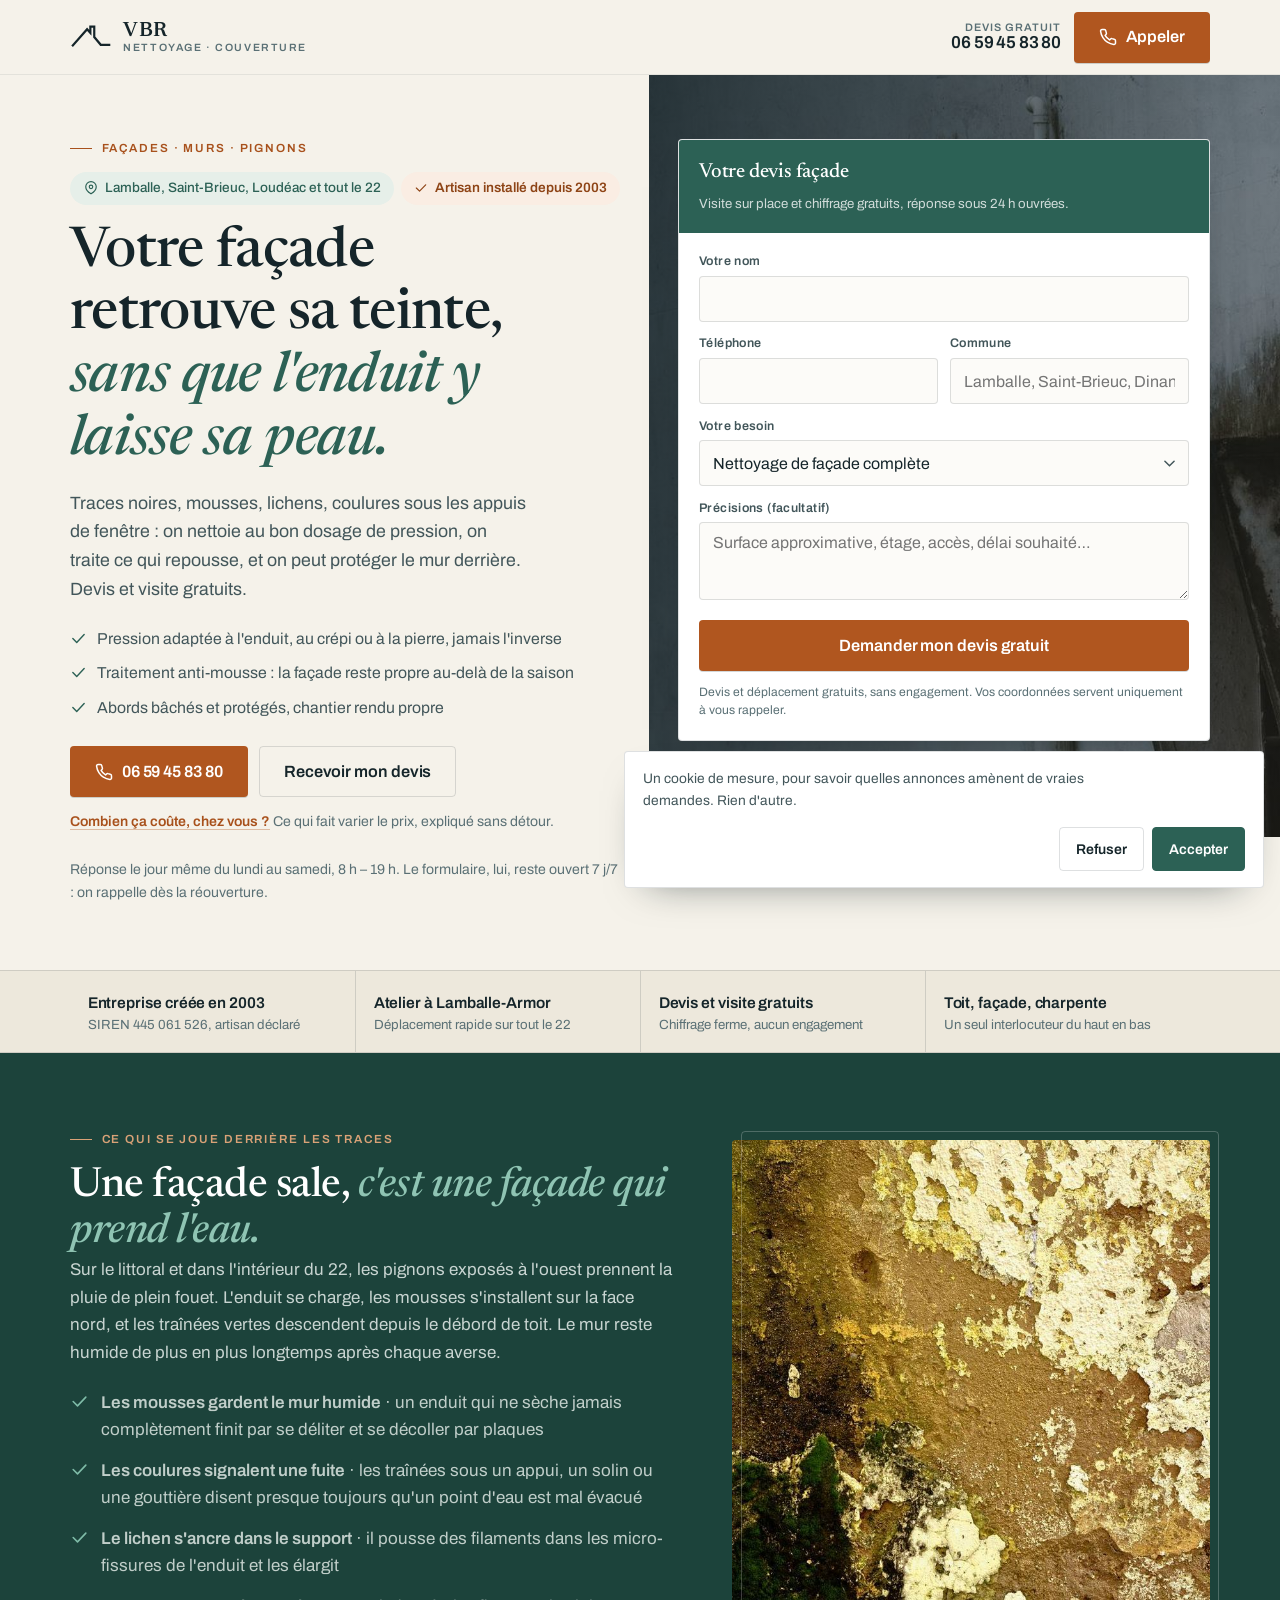
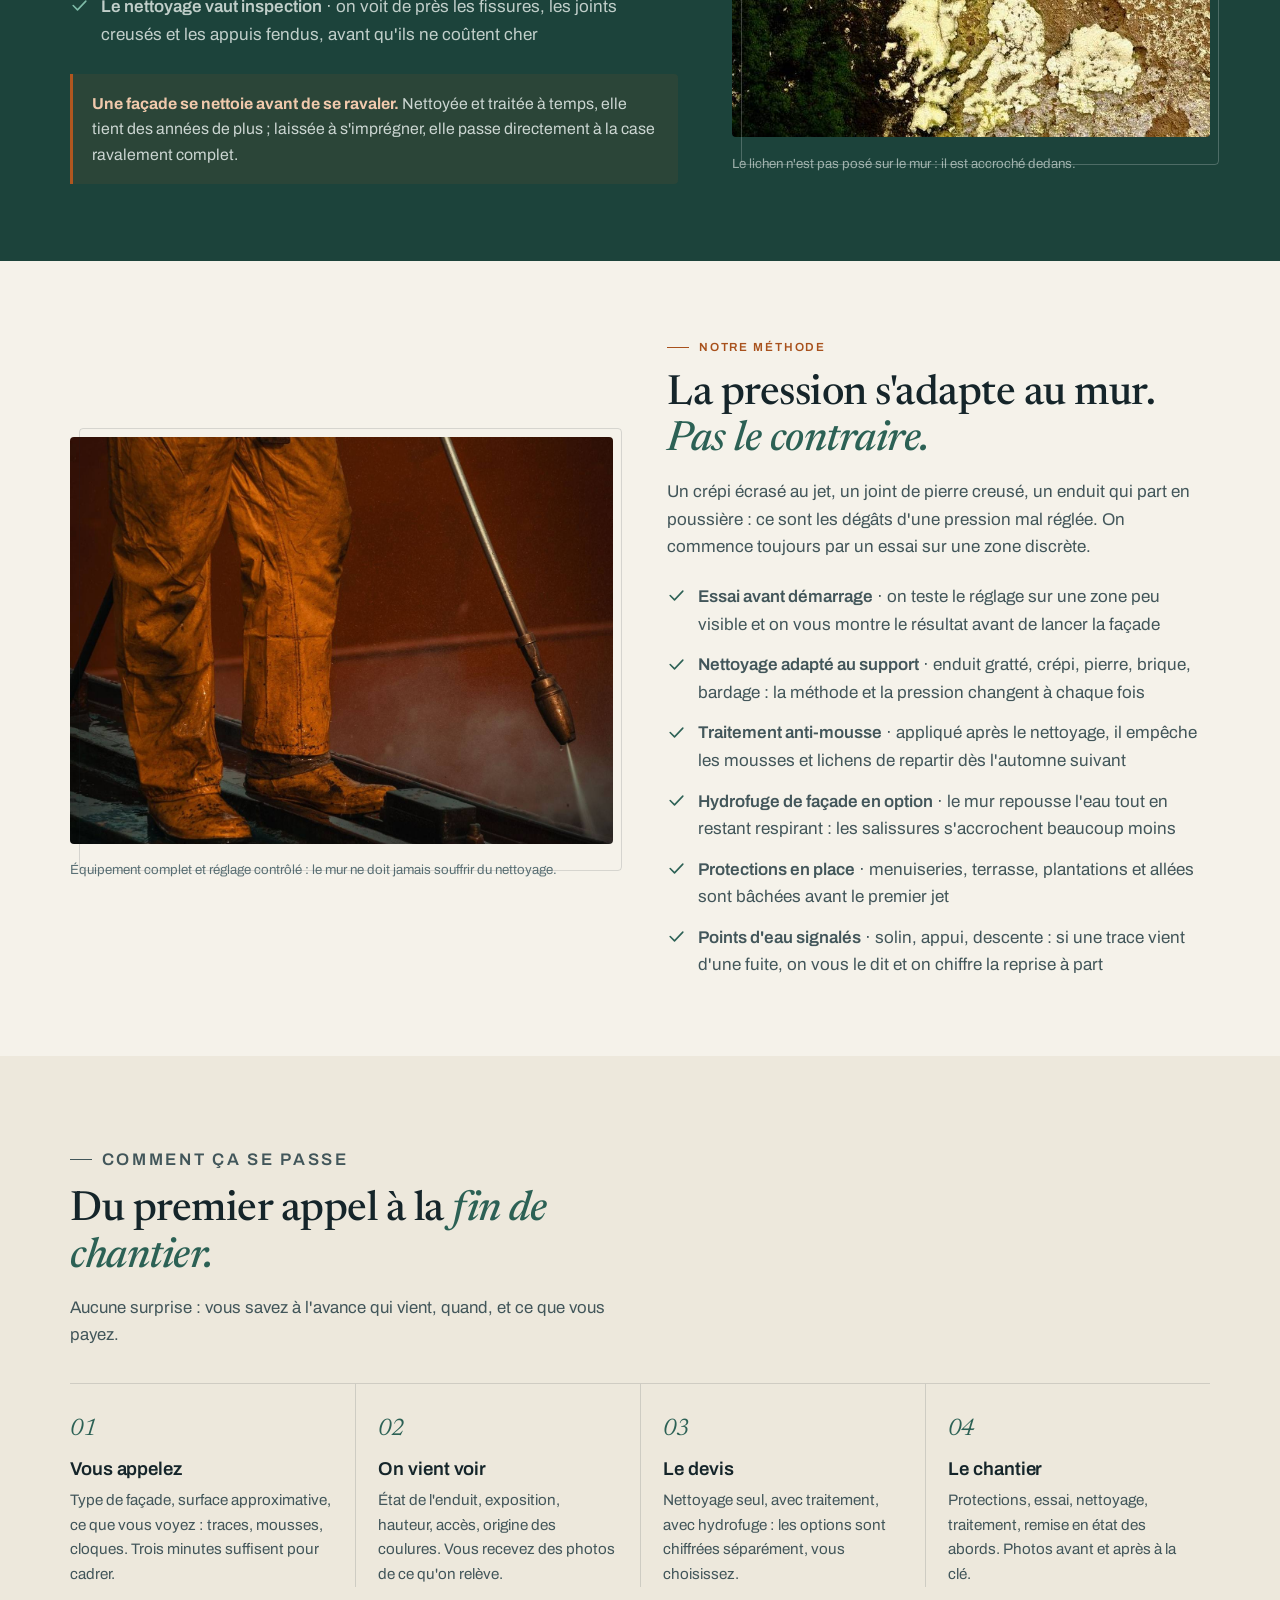
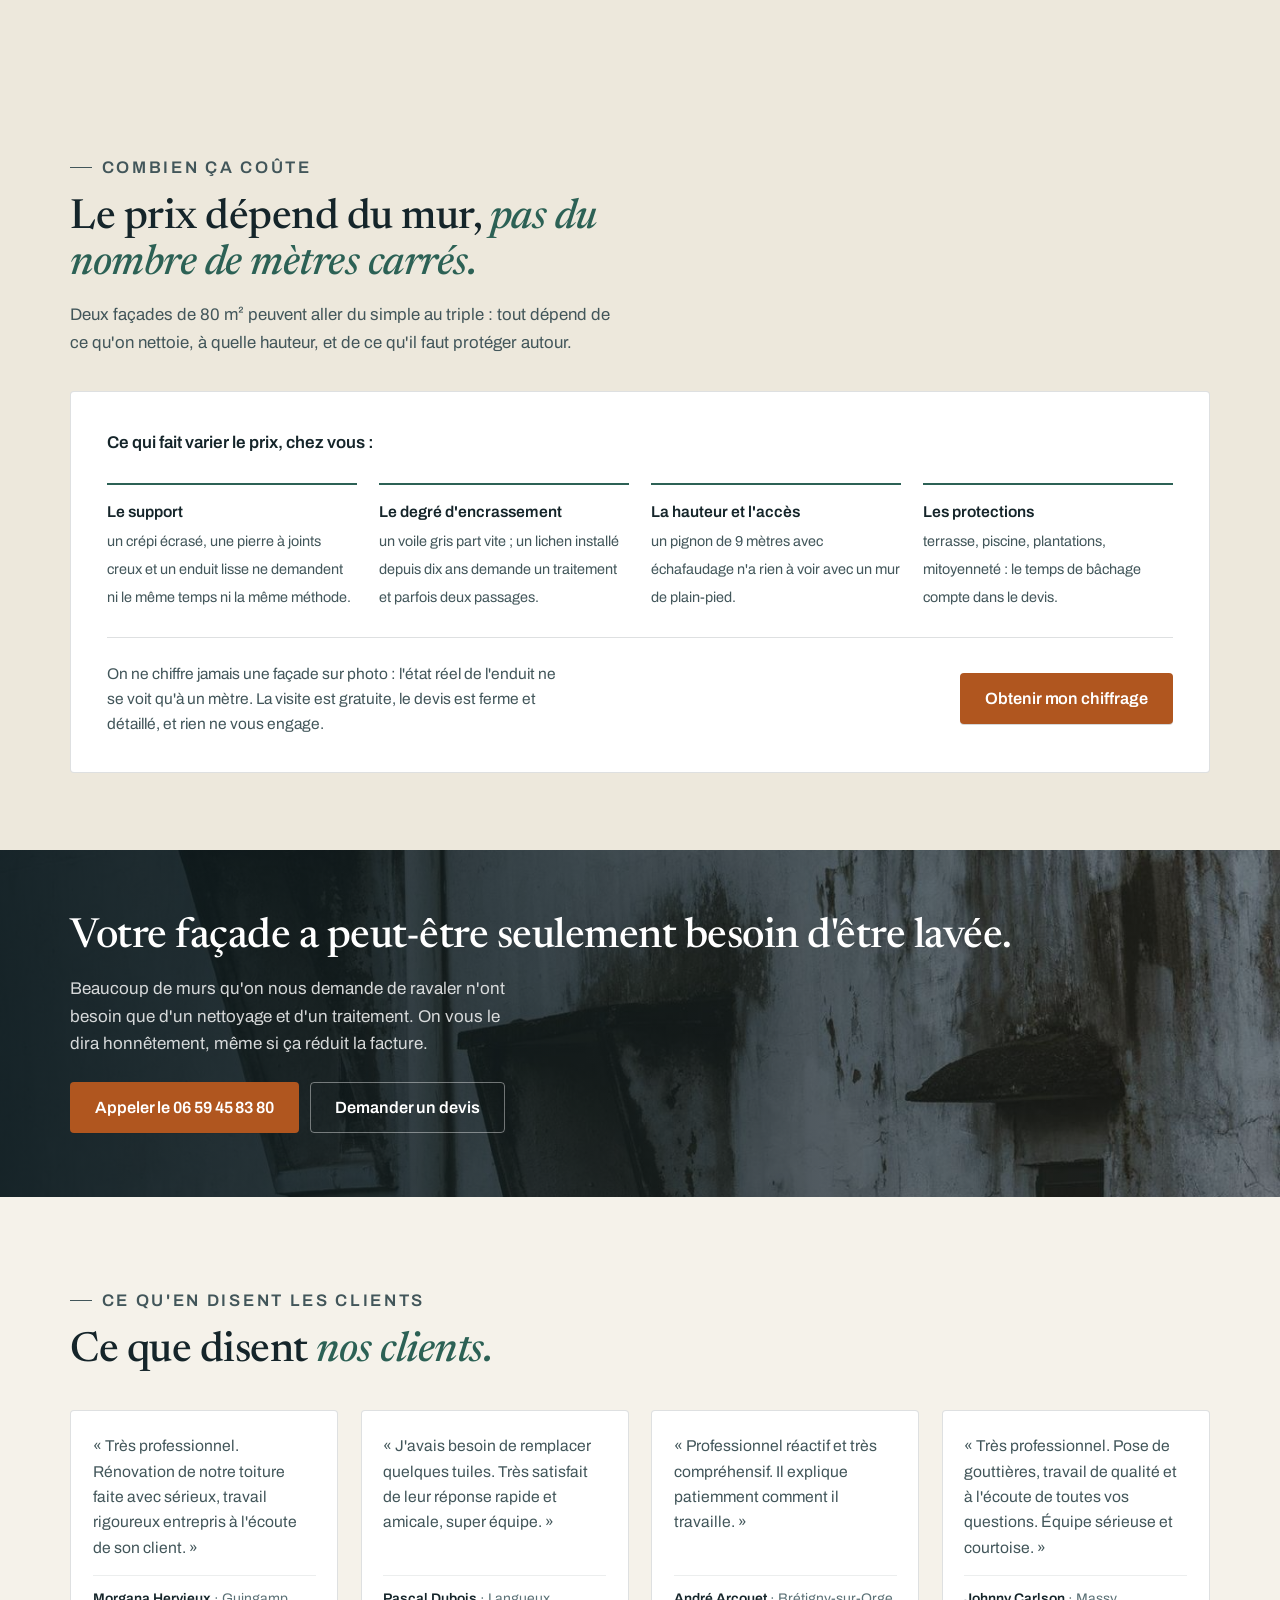
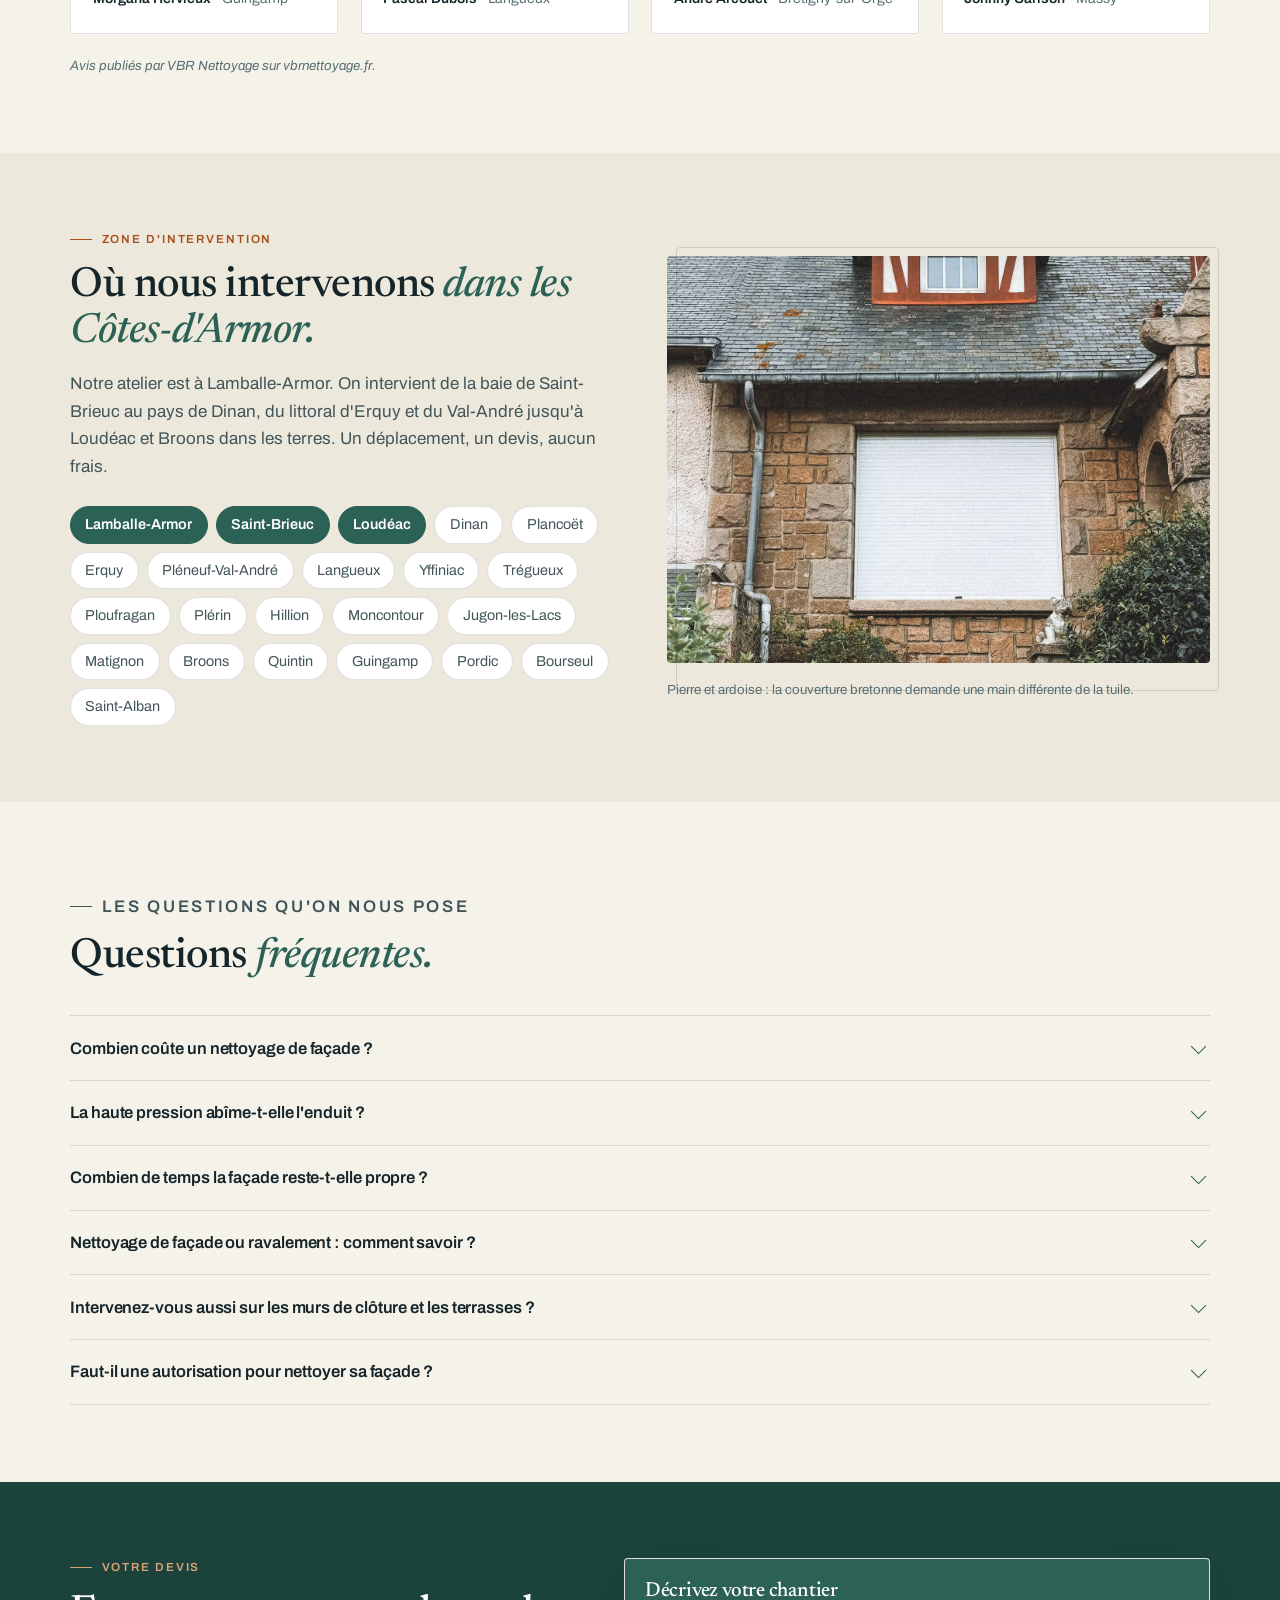
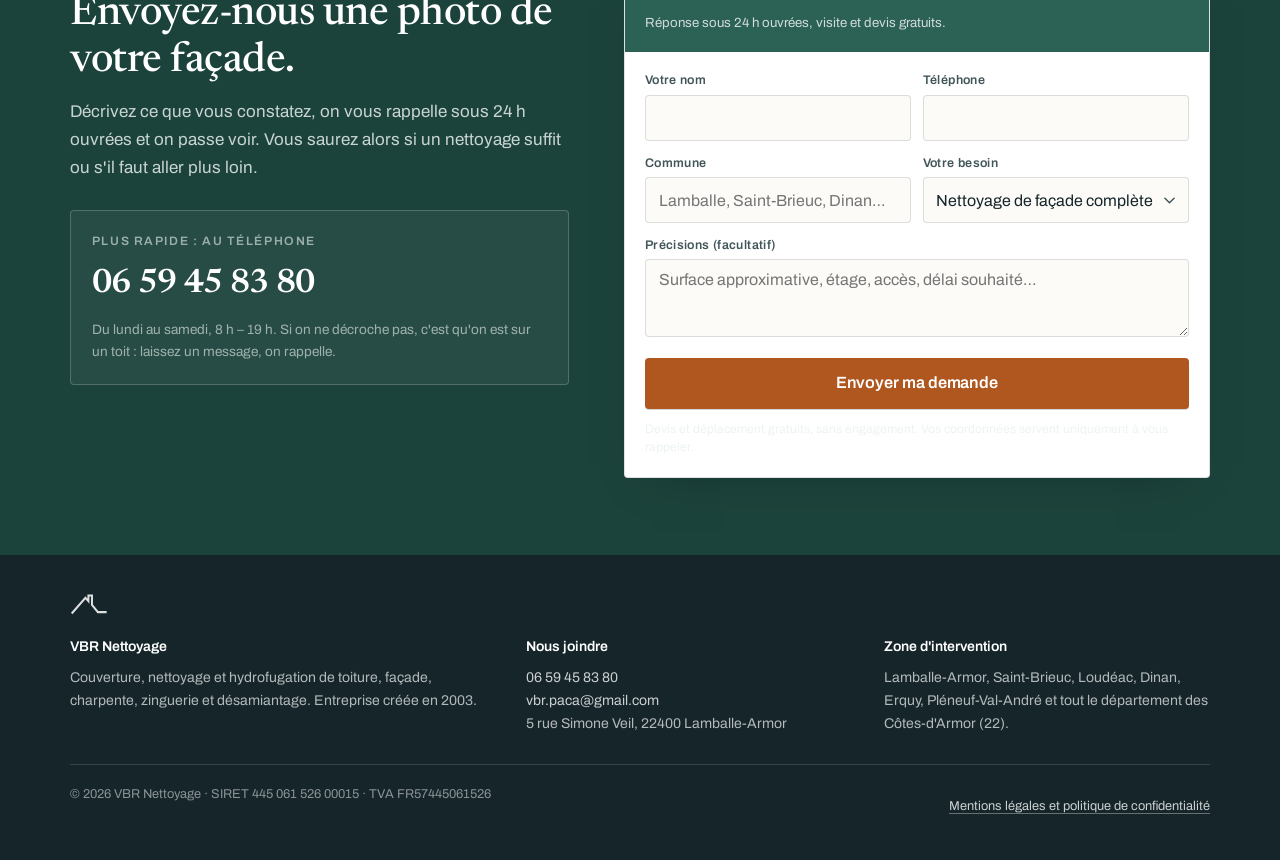
<file: cotes-darmor/nettoyage-facade/index.html>
<!DOCTYPE html>
<html lang="fr">
<head>
<meta charset="UTF-8" />
<meta name="viewport" content="width=device-width, initial-scale=1" />



<title>Nettoyage de façade et de murs dans les Côtes-d'Armor · devis gratuit | VBR</title>
<meta name="description" content="Nettoyage de façade, de murs et de pignons à Lamballe, Saint-Brieuc, Loudéac et dans tout le département des Côtes-d'Armor. Traitement des mousses et coulures, hydrofuge de mur. Devis et visite gratuits. ☎ 06 59 45 83 80" />

<meta name="robots" content="noindex, nofollow" />
<link rel="canonical" href="https://vbr-pro.fr/cotes-darmor/nettoyage-facade/" />

<meta property="og:type" content="website" />
<meta property="og:locale" content="fr_FR" />
<meta property="og:title" content="Nettoyage de façade dans les Côtes-d'Armor · devis gratuit" />
<meta property="og:description" content="Coulures noires, mousses, lichens : votre façade retrouve sa teinte, sans décaper l'enduit. Lamballe, Saint-Brieuc, Loudéac et dans tout le département des Côtes-d'Armor." />
<meta property="og:url" content="https://vbr-pro.fr/cotes-darmor/nettoyage-facade/" />
<meta property="og:image" content="https://vbr-pro.fr/assets/img/facade-encrassee.jpg" />
<meta name="twitter:card" content="summary_large_image" />

<link rel="icon" type="image/svg+xml" href="../../assets/favicon.svg" />
<meta name="theme-color" content="#F5F2EA" />
<meta name="geo.region" content="FR-22" />
<meta name="geo.placename" content="Lamballe-Armor" />

<link rel="preconnect" href="https://fonts.googleapis.com" />
<link rel="preconnect" href="https://fonts.gstatic.com" crossorigin />
<link rel="stylesheet" href="https://fonts.googleapis.com/css2?family=Archivo:wght@400;500;600;700&family=Newsreader:ital,opsz,wght@0,6..72,400;0,6..72,500;0,6..72,600;1,6..72,400;1,6..72,500&display=swap" />
<link rel="preload" as="image" href="../../assets/img/facade-encrassee.jpg" fetchpriority="high" />
<link rel="stylesheet" href="../../assets/styles.css?v=6" />


<script>
window.ADS_GTAG = 'AW-18438830933';
window.dataLayer = window.dataLayer || [];
function gtag(){dataLayer.push(arguments);}
/* Sans Consent Mode, Google n'a pas le droit de modéliser les conversions des
   visiteurs qui refusent : on les perd sèchement. Avec, il les estime.
   wait_for_update laisse 500 ms au choix déjà mémorisé pour arriver. */
var _consentVBR = null;
try { _consentVBR = localStorage.getItem('vbr_consent'); } catch (e) {}
gtag('consent', 'default', {
  ad_storage: 'denied', ad_user_data: 'denied', ad_personalization: 'denied',
  analytics_storage: 'denied', wait_for_update: 500
});
if (_consentVBR === 'granted') {
  gtag('consent', 'update', {
    ad_storage: 'granted', ad_user_data: 'granted',
    ad_personalization: 'granted', analytics_storage: 'granted'
  });
}
gtag('set', 'ads_data_redaction', true);
gtag('set', 'url_passthrough', true);
if (window.ADS_GTAG.indexOf('XXXX') === -1) {
  var s = document.createElement('script'); s.async = true;
  s.src = 'https://www.googletagmanager.com/gtag/js?id=' + window.ADS_GTAG;
  document.head.appendChild(s);
  gtag('js', new Date());
  gtag('config', window.ADS_GTAG, { allow_enhanced_conversions: true });
}
window.ADS_CONVERSION = 'AW-18438830933/gspjCJ3-vfEcENX2qNhE';
window.ADS_CONVERSION_APPEL = 'AW-18438830933/XsgfCJmWx_EcENX2qNhE';
/* Accroche alignée sur la requête tapée (voir script.js § 6). */
window.LP_VILLES = ["Lamballe","Lamballe-Armor","Saint-Brieuc","Loudéac","Dinan","Plancoët","Erquy","Pléneuf-Val-André","Langueux","Yffiniac","Trégueux","Ploufragan","Plérin","Moncontour","Jugon-les-Lacs","Matignon","Broons","Quintin","Guingamp","Pordic","Hillion"];
window.LP_MATCH = {
  prix:    {h1:"Votre prix de nettoyage de façade, <em>chiffré après visite.</em>",
            sub:"Support, hauteur, encrassement et protections font le tarif. On passe voir, on mesure, vous repartez avec un prix ferme."},
  hydro:   {h1:"Façade nettoyée, <em>puis protégée par hydrofuge.</em>",
            sub:"Le mur repousse l'eau tout en restant respirant : les salissures reviennent bien plus lentement."},
  facade:  {h1:"Votre façade lavée, <em>traitée, protégée.</em>",
            sub:"Traces noires, mousses, lichens : on nettoie au bon réglage et on traite ce qui repousse."},
  besoin:  {prix:"Nettoyage de façade complète", hydro:"Nettoyage + hydrofuge de façade",
            facade:"Nettoyage de façade complète", nettoyage:"Nettoyage + traitement anti-mousse"}
};
</script>

<script type="application/ld+json">
{
  "@context": "https://schema.org",
  "@type": "RoofingContractor",
  "@id": "https://vbr-pro.fr/cotes-darmor/nettoyage-facade/#business",
  "name": "VBR Nettoyage",
  "url": "https://vbr-pro.fr/cotes-darmor/nettoyage-facade/",
  "telephone": "+33659458380",
  "email": "vbr.paca@gmail.com",
  "image": "https://vbr-pro.fr/assets/img/facade-encrassee.jpg",
  "identifier": "445 061 526",
  "foundingDate": "2003-02-03",
  "priceRange": "€€",
  "currenciesAccepted": "EUR",
  "paymentAccepted": "Chèque, Virement, Espèces",
  "description": "Nettoyage et traitement de façades, murs et pignons à Lamballe, Saint-Brieuc, Loudéac et dans tout le département des Côtes-d'Armor. Entreprise créée en 2003, devis et visite gratuits.",
  "address": {"@type":"PostalAddress","streetAddress":"5 rue Simone Veil","addressLocality":"Lamballe-Armor","postalCode":"22400","addressRegion":"Bretagne","addressCountry":"FR"},
  "geo": {"@type":"GeoCoordinates","latitude":48.4681,"longitude":-2.5178},
  "openingHoursSpecification": [{"@type":"OpeningHoursSpecification","dayOfWeek":["Monday","Tuesday","Wednesday","Thursday","Friday","Saturday"],"opens":"08:00","closes":"19:00"}],
  "areaServed": [{"@type":"City","name":"Lamballe-Armor"},{"@type":"City","name":"Saint-Brieuc"},{"@type":"City","name":"Loudéac"},{"@type":"City","name":"Dinan"},{"@type":"City","name":"Plancoët"},{"@type":"City","name":"Erquy"},{"@type":"City","name":"Pléneuf-Val-André"},{"@type":"City","name":"Langueux"},{"@type":"City","name":"Yffiniac"},{"@type":"City","name":"Trégueux"},{"@type":"City","name":"Ploufragan"},{"@type":"City","name":"Plérin"},{"@type":"City","name":"Hillion"},{"@type":"City","name":"Moncontour"},{"@type":"City","name":"Jugon-les-Lacs"},{"@type":"City","name":"Matignon"}],
  "hasOfferCatalog": {"@type":"OfferCatalog","name":"Nettoyage et protection de façade","itemListElement":[{"@type":"Offer","itemOffered":{"@type":"Service","name":"Nettoyage de façade et de pignon"}},{"@type":"Offer","itemOffered":{"@type":"Service","name":"Traitement anti-mousse et anti-lichen de mur"}},{"@type":"Offer","itemOffered":{"@type":"Service","name":"Élimination des coulures et traces noires"}},{"@type":"Offer","itemOffered":{"@type":"Service","name":"Hydrofuge de façade"}},{"@type":"Offer","itemOffered":{"@type":"Service","name":"Nettoyage de mur de clôture et de terrasse"}}]}
}
</script>
<script type="application/ld+json">
{"@context":"https://schema.org","@type":"FAQPage","mainEntity":[{"@type":"Question","name":"Combien coûte un nettoyage de façade ?","acceptedAnswer":{"@type":"Answer","text":"Le prix se calcule au mètre carré, mais il dépend surtout du support, du degré d'encrassement, de la hauteur et des protections nécessaires. Le chiffrage se fait après visite : gratuit, détaillé et sans engagement."}},{"@type":"Question","name":"La haute pression abîme-t-elle l'enduit ?","acceptedAnswer":{"@type":"Answer","text":"Mal réglée, oui : elle écrase un crépi, creuse les joints d'une pierre et pulvérise un enduit fatigué. C'est pour ça qu'on commence toujours par un essai sur une zone discrète et qu'on adapte la pression au support, jamais l'inverse."}},{"@type":"Question","name":"Combien de temps la façade reste-t-elle propre ?","acceptedAnswer":{"@type":"Answer","text":"Un nettoyage seul tient une à trois saisons selon l'exposition. Avec un traitement anti-mousse, on parle plutôt de plusieurs années. Avec un hydrofuge en plus, le mur repousse l'eau et se salit nettement moins vite."}},{"@type":"Question","name":"Nettoyage de façade ou ravalement : comment savoir ?","acceptedAnswer":{"@type":"Answer","text":"Si l'enduit est sain et seulement sale, le nettoyage suffit et coûte une fraction du ravalement. S'il cloque, se décolle ou se fissure en profondeur, le nettoyage ne réglera rien. On vous le dit à la visite, avec des photos à l'appui."}},{"@type":"Question","name":"Intervenez-vous aussi sur les murs de clôture et les terrasses ?","acceptedAnswer":{"@type":"Answer","text":"Oui. Murs de clôture, murets, terrasses, allées et dallages sont traités avec la même méthode, souvent lors du même passage, ce qui évite un second déplacement."}},{"@type":"Question","name":"Faut-il une autorisation pour nettoyer sa façade ?","acceptedAnswer":{"@type":"Answer","text":"Non pour un simple nettoyage. En revanche, si le chantier implique un changement de teinte ou un ravalement, une déclaration préalable en mairie est en général nécessaire, et obligatoire en secteur protégé. On vous oriente au moment du devis."}}]}
</script>
</head>

<body data-lp="nettoyage_facade_22">


<header class="hdr">
  <div class="wrap hdr-in">
    <a class="brand" href="#haut" aria-label="VBR Nettoyage, accueil de la page">
      <svg viewBox="0 0 64 40" aria-hidden="true"><path d="M4 33 L26 8 L31 13.5 L31 4 L37 4 L37 20 L47 32 L60 32" fill="none" stroke="currentColor" stroke-width="3.4" stroke-linecap="square"/></svg>
      <span class="brand-txt">
        <span class="brand-name">VBR</span>
        <span class="brand-sub">Nettoyage · Couverture</span>
      </span>
    </a>
    <div class="hdr-act">
      <a class="hdr-tel" href="tel:+33659458380">
        <span>Devis gratuit</span><b>06 59 45 83 80</b>
      </a>
      <a class="btn btn-call" href="tel:+33659458380">
        <svg viewBox="0 0 24 24" fill="none" stroke="currentColor" stroke-width="2" stroke-linecap="round" stroke-linejoin="round" aria-hidden="true"><path d="M22 16.9v3a2 2 0 0 1-2.2 2 19.8 19.8 0 0 1-8.6-3.1 19.5 19.5 0 0 1-6-6A19.8 19.8 0 0 1 2.1 4.2 2 2 0 0 1 4.1 2h3a2 2 0 0 1 2 1.7c.1 1 .4 1.9.7 2.8a2 2 0 0 1-.5 2.1L8.1 9.9a16 16 0 0 0 6 6l1.3-1.3a2 2 0 0 1 2.1-.4c.9.3 1.8.6 2.8.7a2 2 0 0 1 1.7 2z"/></svg>
        Appeler
      </a>
    </div>
  </div>
</header>


<section class="hero" id="haut">
  <div class="wrap hero-grid">

    <div class="hero-copy">
      <p class="kicker">Façades · Murs · Pignons</p>
      <div class="hero-chips">
        <span class="hero-loc">
          <svg viewBox="0 0 24 24" fill="none" stroke="currentColor" stroke-width="2" aria-hidden="true"><path d="M21 10c0 7-9 12-9 12S3 17 3 10a9 9 0 0 1 18 0z"/><circle cx="12" cy="10" r="3"/></svg>
          Lamballe, Saint-Brieuc, Loudéac et tout le 22
        </span>
        <span class="hero-anc">
          <svg viewBox="0 0 24 24" fill="none" stroke="currentColor" stroke-width="2" stroke-linecap="round" stroke-linejoin="round" aria-hidden="true"><path d="m4 12 5.5 5.5L20 6.5"/></svg>
          Artisan installé depuis 2003
        </span>
      </div>
      <h1>Votre façade retrouve sa teinte, <em>sans que l'enduit y laisse sa peau.</em></h1>
      <p class="hero-sub">Traces noires, mousses, lichens, coulures sous les appuis de fenêtre : on nettoie au bon dosage de pression, on traite ce qui repousse, et on peut protéger le mur derrière. Devis et visite gratuits.</p>
      <ul class="hero-points"><li><svg viewBox="0 0 24 24" fill="none" stroke="currentColor" stroke-width="2" stroke-linecap="round" stroke-linejoin="round" aria-hidden="true"><path d="m4 12 5.5 5.5L20 6.5"/></svg><span>Pression adaptée à l'enduit, au crépi ou à la pierre, jamais l'inverse</span></li>
        <li><svg viewBox="0 0 24 24" fill="none" stroke="currentColor" stroke-width="2" stroke-linecap="round" stroke-linejoin="round" aria-hidden="true"><path d="m4 12 5.5 5.5L20 6.5"/></svg><span>Traitement anti-mousse : la façade reste propre au-delà de la saison</span></li>
        <li><svg viewBox="0 0 24 24" fill="none" stroke="currentColor" stroke-width="2" stroke-linecap="round" stroke-linejoin="round" aria-hidden="true"><path d="m4 12 5.5 5.5L20 6.5"/></svg><span>Abords bâchés et protégés, chantier rendu propre</span></li></ul>
      <div class="hero-cta">
        <a class="btn btn-call" href="tel:+33659458380">
          <svg viewBox="0 0 24 24" fill="none" stroke="currentColor" stroke-width="2" stroke-linecap="round" stroke-linejoin="round" aria-hidden="true"><path d="M22 16.9v3a2 2 0 0 1-2.2 2 19.8 19.8 0 0 1-8.6-3.1 19.5 19.5 0 0 1-6-6A19.8 19.8 0 0 1 2.1 4.2 2 2 0 0 1 4.1 2h3a2 2 0 0 1 2 1.7c.1 1 .4 1.9.7 2.8a2 2 0 0 1-.5 2.1L8.1 9.9a16 16 0 0 0 6 6l1.3-1.3a2 2 0 0 1 2.1-.4c.9.3 1.8.6 2.8.7a2 2 0 0 1 1.7 2z"/></svg>
          06 59 45 83 80
        </a>
        <a class="btn btn-ghost" href="#devis">Recevoir mon devis</a>
      </div>
      <p class="hero-prix"><a href="#prix">Combien ça coûte, chez vous&nbsp;?</a> Ce qui fait varier le prix, expliqué sans détour.</p>
      <p class="hero-micro">Réponse le jour même du lundi au samedi, 8 h – 19 h. Le formulaire, lui, reste ouvert 7 j/7 : on rappelle dès la réouverture.</p>

      <figure class="hero-shot">
        <img src="../../assets/img/facade-encrassee.jpg" alt="Façade encrassée par des coulures et des traces noires" width="1400" height="934" fetchpriority="high" />
        <figcaption>Coulures et encrassement sur un enduit clair. Photo d'illustration du métier.</figcaption>
      </figure>
    </div>

    <div class="hero-form-col">
      <div class="hero-panel" style="background-image:url('../../assets/img/facade-encrassee.jpg')" role="img" aria-label="Façade encrassée par des coulures et des traces noires"></div>
      <div class="form-card" id="devis">
        <div class="form-head">
          <b>Votre devis façade</b>
          <span>Visite sur place et chiffrage gratuits, réponse sous 24 h ouvrées.</span>
        </div>
        <div class="form-body">
          <form class="js-devis" id="devis-form" novalidate>
            <div class="form-success" role="status">Merci, votre demande est partie. On vous rappelle sous 24 h ouvrées pour convenir de la visite.</div>
            <div class="form-error" role="alert">L'envoi n'a pas abouti. Appelez-nous au 06 59 45 83 80, c'est plus rapide.</div>
            <div class="form-fields">
              <input type="hidden" name="access_key" value="c4a1ff19-e6a3-4c55-98bf-d4e666ee1ffc" />
              <input type="hidden" name="gclid" value="" />
              <input type="hidden" name="source" value="" />
              <input type="hidden" name="campagne" value="" />
              <input type="hidden" name="mot_cle" value="" />
              <input type="hidden" name="page" value="" />
              <input class="hp" type="text" name="botcheck" tabindex="-1" autocomplete="off" aria-hidden="true" />

              <div class="field">
                <label for="f-nom">Votre nom</label>
                <input id="f-nom" name="nom" type="text" autocomplete="name" required />
              </div>
              <div class="field-row">
                <div class="field">
                  <label for="f-tel">Téléphone</label>
                  <input id="f-tel" name="tel" type="tel" inputmode="tel" autocomplete="tel" required />
                </div>
                <div class="field">
                  <label for="f-ville">Commune</label>
                  <input id="f-ville" name="ville" type="text" placeholder="Lamballe, Saint-Brieuc, Dinan…" required />
                </div>
              </div>
              <div class="field">
                <label for="f-besoin">Votre besoin</label>
                <select id="f-besoin" name="besoin"><option>Nettoyage de façade complète</option>
            <option>Nettoyage d'un pignon ou d'un mur</option>
            <option>Nettoyage + traitement anti-mousse</option>
            <option>Nettoyage + hydrofuge de façade</option>
            <option>Mur de clôture, terrasse, allée</option>
            <option>Je ne sais pas encore, je veux un avis</option></select>
              </div>
              <div class="field">
                <label for="f-msg">Précisions (facultatif)</label>
                <textarea id="f-msg" name="message" placeholder="Surface approximative, étage, accès, délai souhaité…"></textarea>
              </div>
              <button class="btn btn-call btn-full" type="submit">Demander mon devis gratuit</button>
              <p class="form-legal">Devis et déplacement gratuits, sans engagement. Vos coordonnées servent uniquement à vous rappeler.</p>
            </div>
          </form>
        </div>
      </div>
    </div>

  </div>

  
  <div class="trust">
    <div class="wrap trust-in">
      <div class="trust-it"><b>Entreprise créée en 2003</b><span>SIREN 445 061 526, artisan déclaré</span></div>
      <div class="trust-it"><b>Atelier à Lamballe-Armor</b><span>Déplacement rapide sur tout le 22</span></div>
      <div class="trust-it"><b>Devis et visite gratuits</b><span>Chiffrage ferme, aucun engagement</span></div>
      <div class="trust-it"><b>Toit, façade, charpente</b><span>Un seul interlocuteur du haut en bas</span></div>
    </div>
  </div>
</section>


<section class="sec sec-dark" id="pourquoi">
  <div class="wrap">
    <div class="split split-wide">
      <div>
        <p class="kicker is-light">Ce qui se joue derrière les traces</p>
        <h2>Une façade sale, <em>c'est une façade qui prend l'eau.</em></h2>
        <p>Sur le littoral et dans l'intérieur du 22, les pignons exposés à l'ouest prennent la pluie de plein fouet. L'enduit se charge, les mousses s'installent sur la face nord, et les traînées vertes descendent depuis le débord de toit. Le mur reste humide de plus en plus longtemps après chaque averse.</p>
        <ul class="checks"><li><svg viewBox="0 0 24 24" fill="none" stroke="currentColor" stroke-width="2" stroke-linecap="round" stroke-linejoin="round" aria-hidden="true"><path d="m4 12 5.5 5.5L20 6.5"/></svg><span><b>Les mousses gardent le mur humide</b> · un enduit qui ne sèche jamais complètement finit par se déliter et se décoller par plaques</span></li>
          <li><svg viewBox="0 0 24 24" fill="none" stroke="currentColor" stroke-width="2" stroke-linecap="round" stroke-linejoin="round" aria-hidden="true"><path d="m4 12 5.5 5.5L20 6.5"/></svg><span><b>Les coulures signalent une fuite</b> · les traînées sous un appui, un solin ou une gouttière disent presque toujours qu'un point d'eau est mal évacué</span></li>
          <li><svg viewBox="0 0 24 24" fill="none" stroke="currentColor" stroke-width="2" stroke-linecap="round" stroke-linejoin="round" aria-hidden="true"><path d="m4 12 5.5 5.5L20 6.5"/></svg><span><b>Le lichen s'ancre dans le support</b> · il pousse des filaments dans les micro-fissures de l'enduit et les élargit</span></li>
          <li><svg viewBox="0 0 24 24" fill="none" stroke="currentColor" stroke-width="2" stroke-linecap="round" stroke-linejoin="round" aria-hidden="true"><path d="m4 12 5.5 5.5L20 6.5"/></svg><span><b>Le nettoyage vaut inspection</b> · on voit de près les fissures, les joints creusés et les appuis fendus, avant qu'ils ne coûtent cher</span></li></ul>
        <div class="warn"><p><b>Une façade se nettoie avant de se ravaler.</b> Nettoyée et traitée à temps, elle tient des années de plus ; laissée à s'imprégner, elle passe directement à la case ravalement complet.</p></div>
      </div>
      <figure class="frame frame-tall">
        <img src="../../assets/img/mur-lichen-gros-plan.jpg" alt="Lichens et mousses installés sur un mur extérieur" loading="lazy" width="1400" height="1750" />
        <figcaption>Le lichen n'est pas posé sur le mur : il est accroché dedans.</figcaption>
      </figure>
    </div>
  </div>
</section>


<section class="sec" id="prestation">
  <div class="wrap">
    <div class="split">
      <figure class="frame">
        <img src="../../assets/img/operateur-epi-lance.jpg" alt="Opérateur équipé travaillant à la lance de nettoyage" loading="lazy" width="1400" height="1050" />
        <figcaption>Équipement complet et réglage contrôlé : le mur ne doit jamais souffrir du nettoyage.</figcaption>
      </figure>
      <div>
        <p class="kicker">Notre méthode</p>
        <h2>La pression s'adapte au mur. <em>Pas le contraire.</em></h2>
        <p style="color:var(--ink-2);margin-top:.9rem">Un crépi écrasé au jet, un joint de pierre creusé, un enduit qui part en poussière : ce sont les dégâts d'une pression mal réglée. On commence toujours par un essai sur une zone discrète.</p>
        <ul class="checks"><li><svg viewBox="0 0 24 24" fill="none" stroke="currentColor" stroke-width="2" stroke-linecap="round" stroke-linejoin="round" aria-hidden="true"><path d="m4 12 5.5 5.5L20 6.5"/></svg><span><b>Essai avant démarrage</b> · on teste le réglage sur une zone peu visible et on vous montre le résultat avant de lancer la façade</span></li>
          <li><svg viewBox="0 0 24 24" fill="none" stroke="currentColor" stroke-width="2" stroke-linecap="round" stroke-linejoin="round" aria-hidden="true"><path d="m4 12 5.5 5.5L20 6.5"/></svg><span><b>Nettoyage adapté au support</b> · enduit gratté, crépi, pierre, brique, bardage : la méthode et la pression changent à chaque fois</span></li>
          <li><svg viewBox="0 0 24 24" fill="none" stroke="currentColor" stroke-width="2" stroke-linecap="round" stroke-linejoin="round" aria-hidden="true"><path d="m4 12 5.5 5.5L20 6.5"/></svg><span><b>Traitement anti-mousse</b> · appliqué après le nettoyage, il empêche les mousses et lichens de repartir dès l'automne suivant</span></li>
          <li><svg viewBox="0 0 24 24" fill="none" stroke="currentColor" stroke-width="2" stroke-linecap="round" stroke-linejoin="round" aria-hidden="true"><path d="m4 12 5.5 5.5L20 6.5"/></svg><span><b>Hydrofuge de façade en option</b> · le mur repousse l'eau tout en restant respirant : les salissures s'accrochent beaucoup moins</span></li>
          <li><svg viewBox="0 0 24 24" fill="none" stroke="currentColor" stroke-width="2" stroke-linecap="round" stroke-linejoin="round" aria-hidden="true"><path d="m4 12 5.5 5.5L20 6.5"/></svg><span><b>Protections en place</b> · menuiseries, terrasse, plantations et allées sont bâchées avant le premier jet</span></li>
          <li><svg viewBox="0 0 24 24" fill="none" stroke="currentColor" stroke-width="2" stroke-linecap="round" stroke-linejoin="round" aria-hidden="true"><path d="m4 12 5.5 5.5L20 6.5"/></svg><span><b>Points d'eau signalés</b> · solin, appui, descente : si une trace vient d'une fuite, on vous le dit et on chiffre la reprise à part</span></li></ul>
      </div>
    </div>
  </div>
</section>


<section class="sec sec-tint" id="deroule">
  <div class="wrap">
    <div class="sec-head">
      <p class="kicker">Comment ça se passe</p>
      <h2>Du premier appel à la <em>fin de chantier.</em></h2>
      <p>Aucune surprise : vous savez à l'avance qui vient, quand, et ce que vous payez.</p>
    </div>
    <div class="steps"><div class="step"><span class="step-n">01</span><h3>Vous appelez</h3><p>Type de façade, surface approximative, ce que vous voyez : traces, mousses, cloques. Trois minutes suffisent pour cadrer.</p></div>
      <div class="step"><span class="step-n">02</span><h3>On vient voir</h3><p>État de l'enduit, exposition, hauteur, accès, origine des coulures. Vous recevez des photos de ce qu'on relève.</p></div>
      <div class="step"><span class="step-n">03</span><h3>Le devis</h3><p>Nettoyage seul, avec traitement, avec hydrofuge : les options sont chiffrées séparément, vous choisissez.</p></div>
      <div class="step"><span class="step-n">04</span><h3>Le chantier</h3><p>Protections, essai, nettoyage, traitement, remise en état des abords. Photos avant et après à la clé.</p></div></div>
  </div>
</section>





<section class="sec sec-tint" id="prix">
  <div class="wrap">
    <div class="sec-head">
      <p class="kicker">Combien ça coûte</p>
      <h2>Le prix dépend du mur, <em>pas du nombre de mètres carrés.</em></h2>
      <p>Deux façades de 80 m² peuvent aller du simple au triple : tout dépend de ce qu'on nettoie, à quelle hauteur, et de ce qu'il faut protéger autour.</p>
    </div>
    <div class="budget">
      <p style="font-weight:600;margin:0">Ce qui fait varier le prix, chez vous :</p>
      <div class="budget-grid"><div class="bf"><b>Le support</b><span>un crépi écrasé, une pierre à joints creux et un enduit lisse ne demandent ni le même temps ni la même méthode.</span></div>
        <div class="bf"><b>Le degré d'encrassement</b><span>un voile gris part vite ; un lichen installé depuis dix ans demande un traitement et parfois deux passages.</span></div>
        <div class="bf"><b>La hauteur et l'accès</b><span>un pignon de 9 mètres avec échafaudage n'a rien à voir avec un mur de plain-pied.</span></div>
        <div class="bf"><b>Les protections</b><span>terrasse, piscine, plantations, mitoyenneté : le temps de bâchage compte dans le devis.</span></div></div>
      <div class="budget-foot">
        <p>On ne chiffre jamais une façade sur photo : l'état réel de l'enduit ne se voit qu'à un mètre. La visite est gratuite, le devis est ferme et détaillé, et rien ne vous engage.</p>
        <a class="btn btn-call" href="#devis">Obtenir mon chiffrage</a>
      </div>
    </div>
  </div>
</section>


<section class="band" style="background-image:url('../../assets/img/facade-encrassee.jpg')">
  <div class="wrap band-in">
    <h2>Votre façade a peut-être seulement besoin d'être lavée.</h2>
    <p>Beaucoup de murs qu'on nous demande de ravaler n'ont besoin que d'un nettoyage et d'un traitement. On vous le dira honnêtement, même si ça réduit la facture.</p>
    <div class="band-cta">
      <a class="btn btn-call" href="tel:+33659458380">Appeler le 06 59 45 83 80</a>
      <a class="btn btn-ghost" href="#devis">Demander un devis</a>
    </div>
  </div>
</section>


<section class="sec" id="avis">
  <div class="wrap">
    <div class="sec-head">
      <p class="kicker">Ce qu'en disent les clients</p>
      <h2>Ce que disent <em>nos clients.</em></h2>
    </div>
    <div class="avis"><blockquote><p>« Très professionnel. Rénovation de notre toiture faite avec sérieux, travail rigoureux entrepris à l'écoute de son client. »</p><footer><b>Morgana Hervieux</b> · Guingamp</footer></blockquote>
      <blockquote><p>« J'avais besoin de remplacer quelques tuiles. Très satisfait de leur réponse rapide et amicale, super équipe. »</p><footer><b>Pascal Dubois</b> · Langueux</footer></blockquote>
      <blockquote><p>« Professionnel réactif et très compréhensif. Il explique patiemment comment il travaille. »</p><footer><b>André Arcouet</b> · Brétigny-sur-Orge</footer></blockquote>
      <blockquote><p>« Très professionnel. Pose de gouttières, travail de qualité et à l'écoute de toutes vos questions. Équipe sérieuse et courtoise. »</p><footer><b>Johnny Carlson</b> · Massy</footer></blockquote></div>
    <p class="ba-note">Avis publiés par VBR Nettoyage sur vbrnettoyage.fr.</p>
  </div>
</section>


<section class="sec sec-tint" id="zones">
  <div class="wrap">
    <div class="split">
      <div>
        <p class="kicker">Zone d'intervention</p>
        <h2>Où nous intervenons <em>dans les Côtes-d'Armor.</em></h2>
        <p style="color:var(--ink-2);margin-top:.9rem">Notre atelier est à Lamballe-Armor. On intervient de la baie de Saint-Brieuc au pays de Dinan, du littoral d'Erquy et du Val-André jusqu'à Loudéac et Broons dans les terres. Un déplacement, un devis, aucun frais.</p>
        <div class="zones"><span class="zone zone-main">Lamballe-Armor</span>
          <span class="zone zone-main">Saint-Brieuc</span>
          <span class="zone zone-main">Loudéac</span>
          <span class="zone">Dinan</span>
          <span class="zone">Plancoët</span>
          <span class="zone">Erquy</span>
          <span class="zone">Pléneuf-Val-André</span>
          <span class="zone">Langueux</span>
          <span class="zone">Yffiniac</span>
          <span class="zone">Trégueux</span>
          <span class="zone">Ploufragan</span>
          <span class="zone">Plérin</span>
          <span class="zone">Hillion</span>
          <span class="zone">Moncontour</span>
          <span class="zone">Jugon-les-Lacs</span>
          <span class="zone">Matignon</span>
          <span class="zone">Broons</span>
          <span class="zone">Quintin</span>
          <span class="zone">Guingamp</span>
          <span class="zone">Pordic</span>
          <span class="zone">Bourseul</span>
          <span class="zone">Saint-Alban</span></div>
      </div>
      <figure class="frame">
        <img src="../../assets/img/maison-pierre-bretagne.jpg" alt="Maison bretonne en pierre couverte d'ardoise" loading="lazy" width="1400" height="1050" />
        <figcaption>Pierre et ardoise : la couverture bretonne demande une main différente de la tuile.</figcaption>
      </figure>
    </div>
  </div>
</section>


<section class="sec" id="faq">
  <div class="wrap">
    <div class="sec-head">
      <p class="kicker">Les questions qu'on nous pose</p>
      <h2>Questions <em>fréquentes.</em></h2>
    </div>
    <div class="faq"><details><summary>Combien coûte un nettoyage de façade ?</summary><p>Le prix se calcule au mètre carré, mais il dépend surtout du support, du degré d'encrassement, de la hauteur et des protections nécessaires. Le chiffrage se fait après visite : gratuit, détaillé et sans engagement.</p></details>
      <details><summary>La haute pression abîme-t-elle l'enduit ?</summary><p>Mal réglée, oui : elle écrase un crépi, creuse les joints d'une pierre et pulvérise un enduit fatigué. C'est pour ça qu'on commence toujours par un essai sur une zone discrète et qu'on adapte la pression au support, jamais l'inverse.</p></details>
      <details><summary>Combien de temps la façade reste-t-elle propre ?</summary><p>Un nettoyage seul tient une à trois saisons selon l'exposition. Avec un traitement anti-mousse, on parle plutôt de plusieurs années. Avec un hydrofuge en plus, le mur repousse l'eau et se salit nettement moins vite.</p></details>
      <details><summary>Nettoyage de façade ou ravalement : comment savoir ?</summary><p>Si l'enduit est sain et seulement sale, le nettoyage suffit et coûte une fraction du ravalement. S'il cloque, se décolle ou se fissure en profondeur, le nettoyage ne réglera rien. On vous le dit à la visite, avec des photos à l'appui.</p></details>
      <details><summary>Intervenez-vous aussi sur les murs de clôture et les terrasses ?</summary><p>Oui. Murs de clôture, murets, terrasses, allées et dallages sont traités avec la même méthode, souvent lors du même passage, ce qui évite un second déplacement.</p></details>
      <details><summary>Faut-il une autorisation pour nettoyer sa façade ?</summary><p>Non pour un simple nettoyage. En revanche, si le chantier implique un changement de teinte ou un ravalement, une déclaration préalable en mairie est en général nécessaire, et obligatoire en secteur protégé. On vous oriente au moment du devis.</p></details></div>
  </div>
</section>


<section class="sec final" id="contact">
  <div class="wrap final-grid">
    <div>
      <p class="kicker is-light">Votre devis</p>
      <h2>Envoyez-nous une photo de votre façade.</h2>
      <p style="margin-top:.9rem">Décrivez ce que vous constatez, on vous rappelle sous 24 h ouvrées et on passe voir. Vous saurez alors si un nettoyage suffit ou s'il faut aller plus loin.</p>
      <div class="call-card">
        <span>Plus rapide : au téléphone</span>
        <a href="tel:+33659458380">06 59 45 83 80</a>
        <small>Du lundi au samedi, 8 h – 19 h. Si on ne décroche pas, c'est qu'on est sur un toit : laissez un message, on rappelle.</small>
      </div>
    </div>

    <div class="form-card">
      <div class="form-head">
        <b>Décrivez votre chantier</b>
        <span>Réponse sous 24 h ouvrées, visite et devis gratuits.</span>
      </div>
      <div class="form-body">
        <form class="js-devis" id="devis-form-bas" novalidate>
          <div class="form-success" role="status">Merci, votre demande est partie. On vous rappelle sous 24 h ouvrées pour convenir de la visite.</div>
          <div class="form-error" role="alert">L'envoi n'a pas abouti. Appelez-nous au 06 59 45 83 80, c'est plus rapide.</div>
          <div class="form-fields">
            <input type="hidden" name="access_key" value="c4a1ff19-e6a3-4c55-98bf-d4e666ee1ffc" />
            <input type="hidden" name="gclid" value="" />
            <input type="hidden" name="source" value="" />
            <input type="hidden" name="campagne" value="" />
            <input type="hidden" name="mot_cle" value="" />
            <input type="hidden" name="page" value="" />
            <input class="hp" type="text" name="botcheck" tabindex="-1" autocomplete="off" aria-hidden="true" />

            <div class="field-row">
              <div class="field">
                <label for="b-nom">Votre nom</label>
                <input id="b-nom" name="nom" type="text" autocomplete="name" required />
              </div>
              <div class="field">
                <label for="b-tel">Téléphone</label>
                <input id="b-tel" name="tel" type="tel" inputmode="tel" autocomplete="tel" required />
              </div>
            </div>
            <div class="field-row">
              <div class="field">
                <label for="b-ville">Commune</label>
                <input id="b-ville" name="ville" type="text" placeholder="Lamballe, Saint-Brieuc, Dinan…" required />
              </div>
              <div class="field">
                <label for="b-besoin">Votre besoin</label>
                <select id="b-besoin" name="besoin"><option>Nettoyage de façade complète</option>
            <option>Nettoyage d'un pignon ou d'un mur</option>
            <option>Nettoyage + traitement anti-mousse</option>
            <option>Nettoyage + hydrofuge de façade</option>
            <option>Mur de clôture, terrasse, allée</option>
            <option>Je ne sais pas encore, je veux un avis</option></select>
              </div>
            </div>
            <div class="field">
              <label for="b-msg">Précisions (facultatif)</label>
              <textarea id="b-msg" name="message" placeholder="Surface approximative, étage, accès, délai souhaité…"></textarea>
            </div>
            <button class="btn btn-call btn-full" type="submit">Envoyer ma demande</button>
            <p class="form-legal">Devis et déplacement gratuits, sans engagement. Vos coordonnées servent uniquement à vous rappeler.</p>
          </div>
        </form>
      </div>
    </div>
  </div>
</section>


<footer class="ftr">
  <div class="wrap">
    <svg viewBox="0 0 64 40" aria-hidden="true"><path d="M4 33 L26 8 L31 13.5 L31 4 L37 4 L37 20 L47 32 L60 32" fill="none" stroke="currentColor" stroke-width="3.4" stroke-linecap="square"/></svg>
    <div class="ftr-grid">
      <div>
        <b>VBR Nettoyage</b>
        Couverture, nettoyage et hydrofugation de toiture, façade, charpente, zinguerie et désamiantage. Entreprise créée en 2003.
      </div>
      <div>
        <b>Nous joindre</b>
        <a href="tel:+33659458380">06 59 45 83 80</a><br />
        <a href="mailto:vbr.paca@gmail.com">vbr.paca@gmail.com</a><br />
        5 rue Simone Veil, 22400 Lamballe-Armor
      </div>
      <div>
        <b>Zone d'intervention</b>
        Lamballe-Armor, Saint-Brieuc, Loudéac, Dinan, Erquy, Pléneuf-Val-André et tout le département des Côtes-d'Armor (22).
      </div>
    </div>
    <div class="ftr-bot">
      <span>© <span id="year">2026</span> VBR Nettoyage · SIRET 445 061 526 00015 · TVA FR57445061526</span>
      <span><a href="https://www.vbrnettoyage.fr/mentions-legales" rel="nofollow">Mentions légales et politique de confidentialité</a></span>
    </div>
  </div>
</footer>


<div class="callbar">
  <a class="btn btn-call" href="tel:+33659458380">
    <svg viewBox="0 0 24 24" fill="none" stroke="currentColor" stroke-width="2" stroke-linecap="round" stroke-linejoin="round" aria-hidden="true"><path d="M22 16.9v3a2 2 0 0 1-2.2 2 19.8 19.8 0 0 1-8.6-3.1 19.5 19.5 0 0 1-6-6A19.8 19.8 0 0 1 2.1 4.2 2 2 0 0 1 4.1 2h3a2 2 0 0 1 2 1.7c.1 1 .4 1.9.7 2.8a2 2 0 0 1-.5 2.1L8.1 9.9a16 16 0 0 0 6 6l1.3-1.3a2 2 0 0 1 2.1-.4c.9.3 1.8.6 2.8.7a2 2 0 0 1 1.7 2z"/></svg>
    Appeler
  </a>
  <a class="btn btn-ghost" href="#devis">Devis gratuit</a>
</div>

<script src="../../assets/script.js?v=6" defer></script>
</body>
</html>
</file>
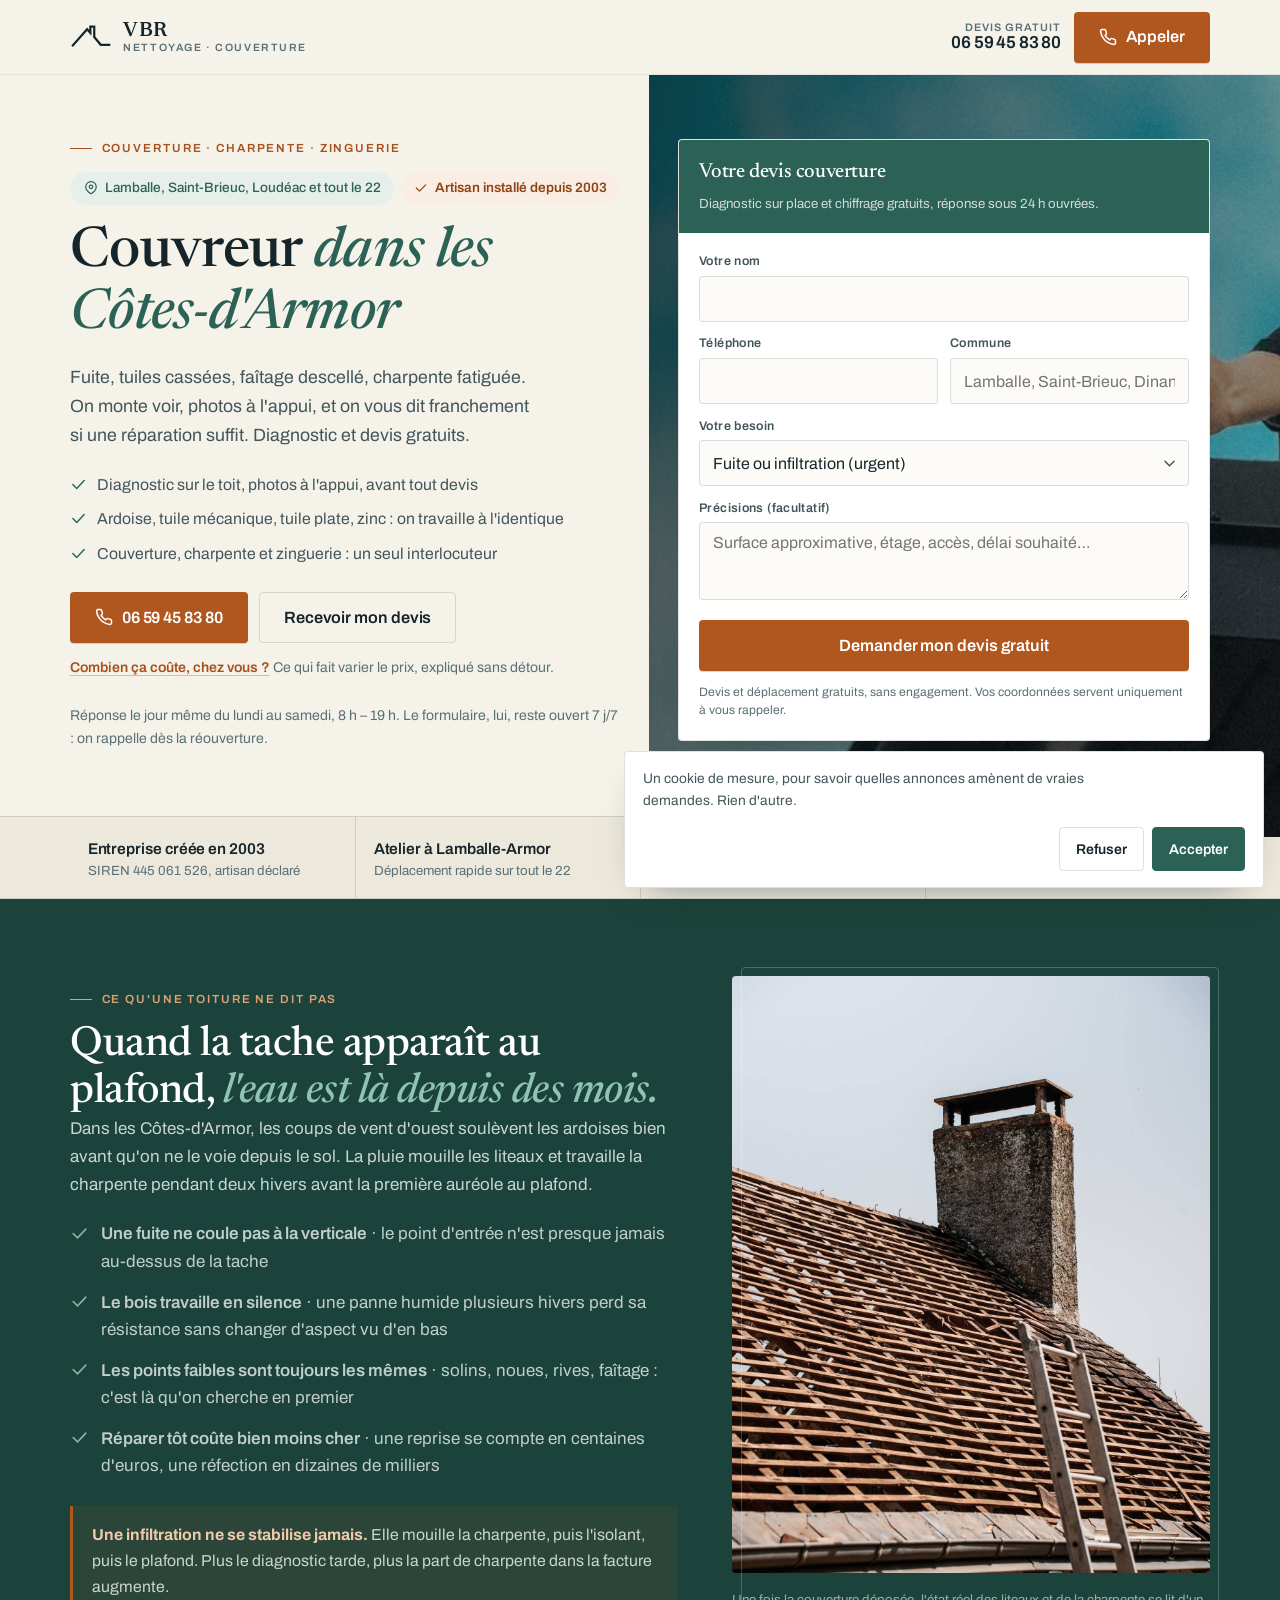
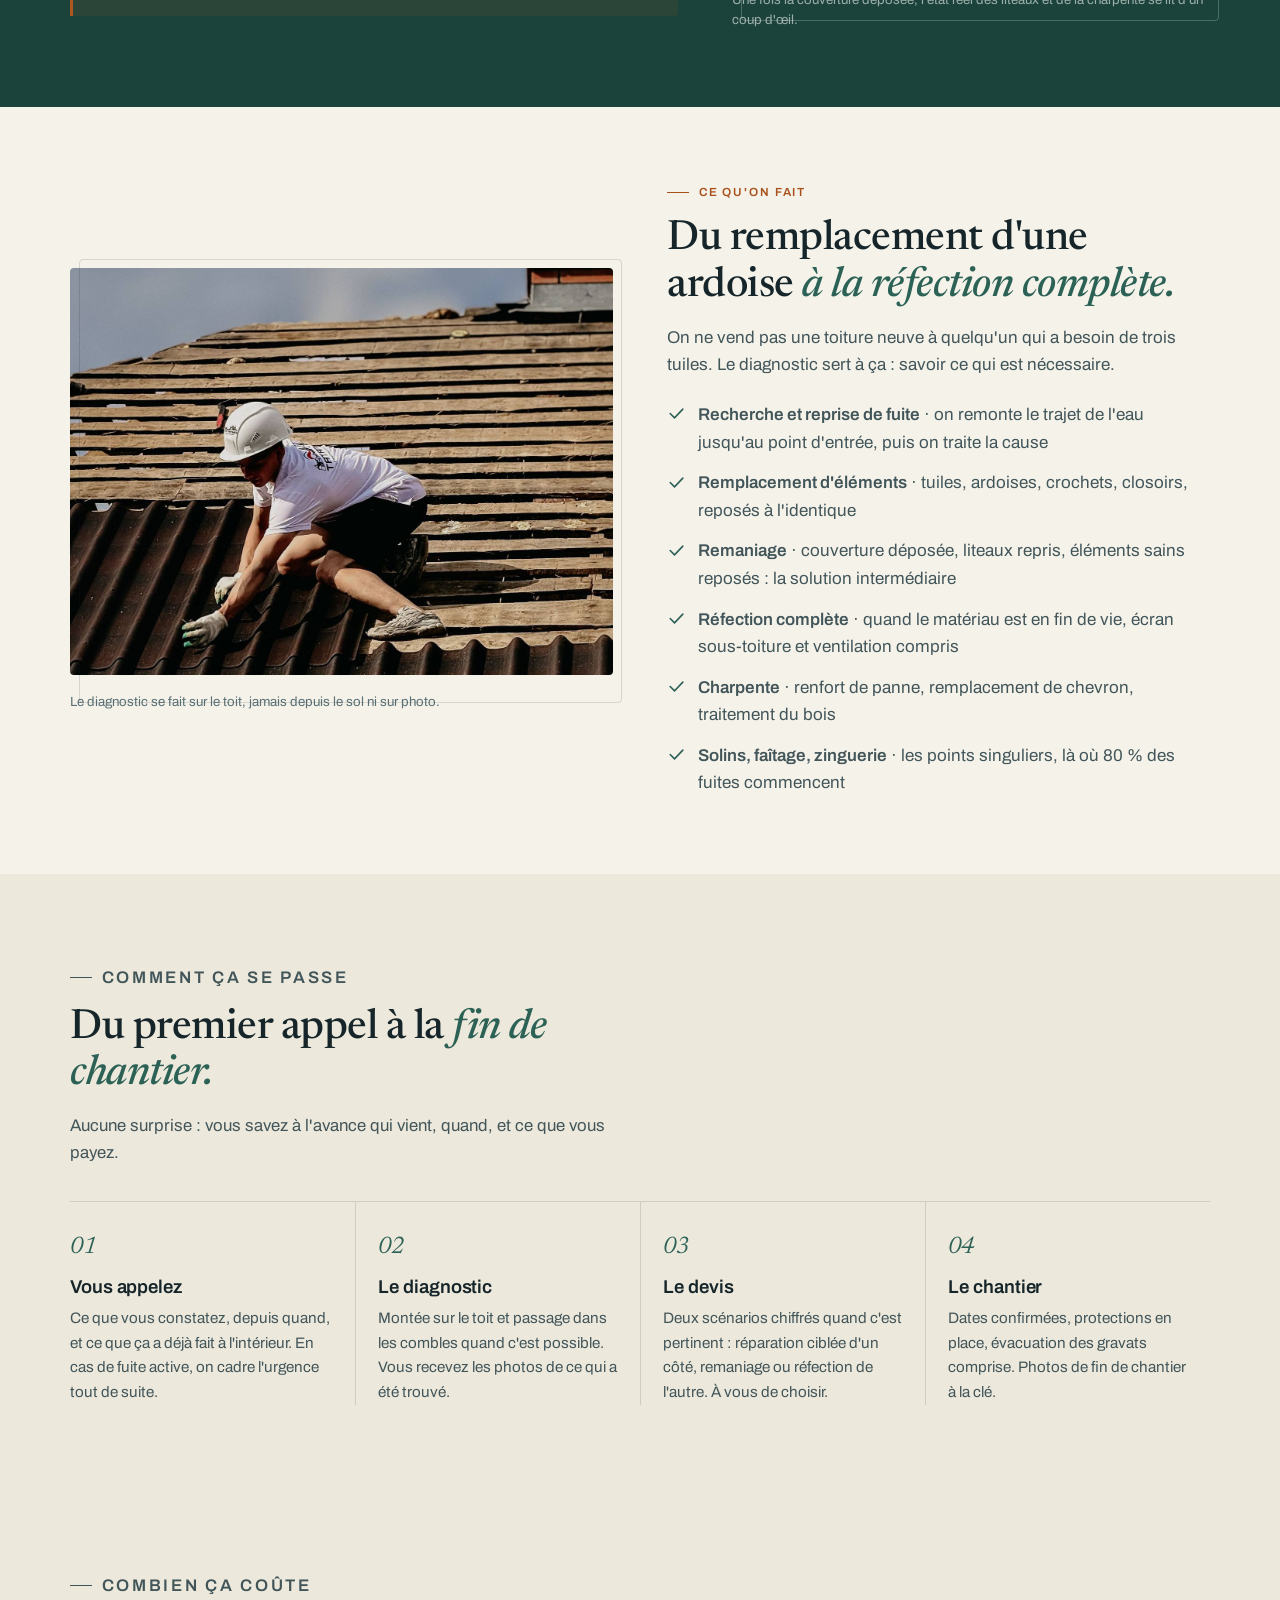
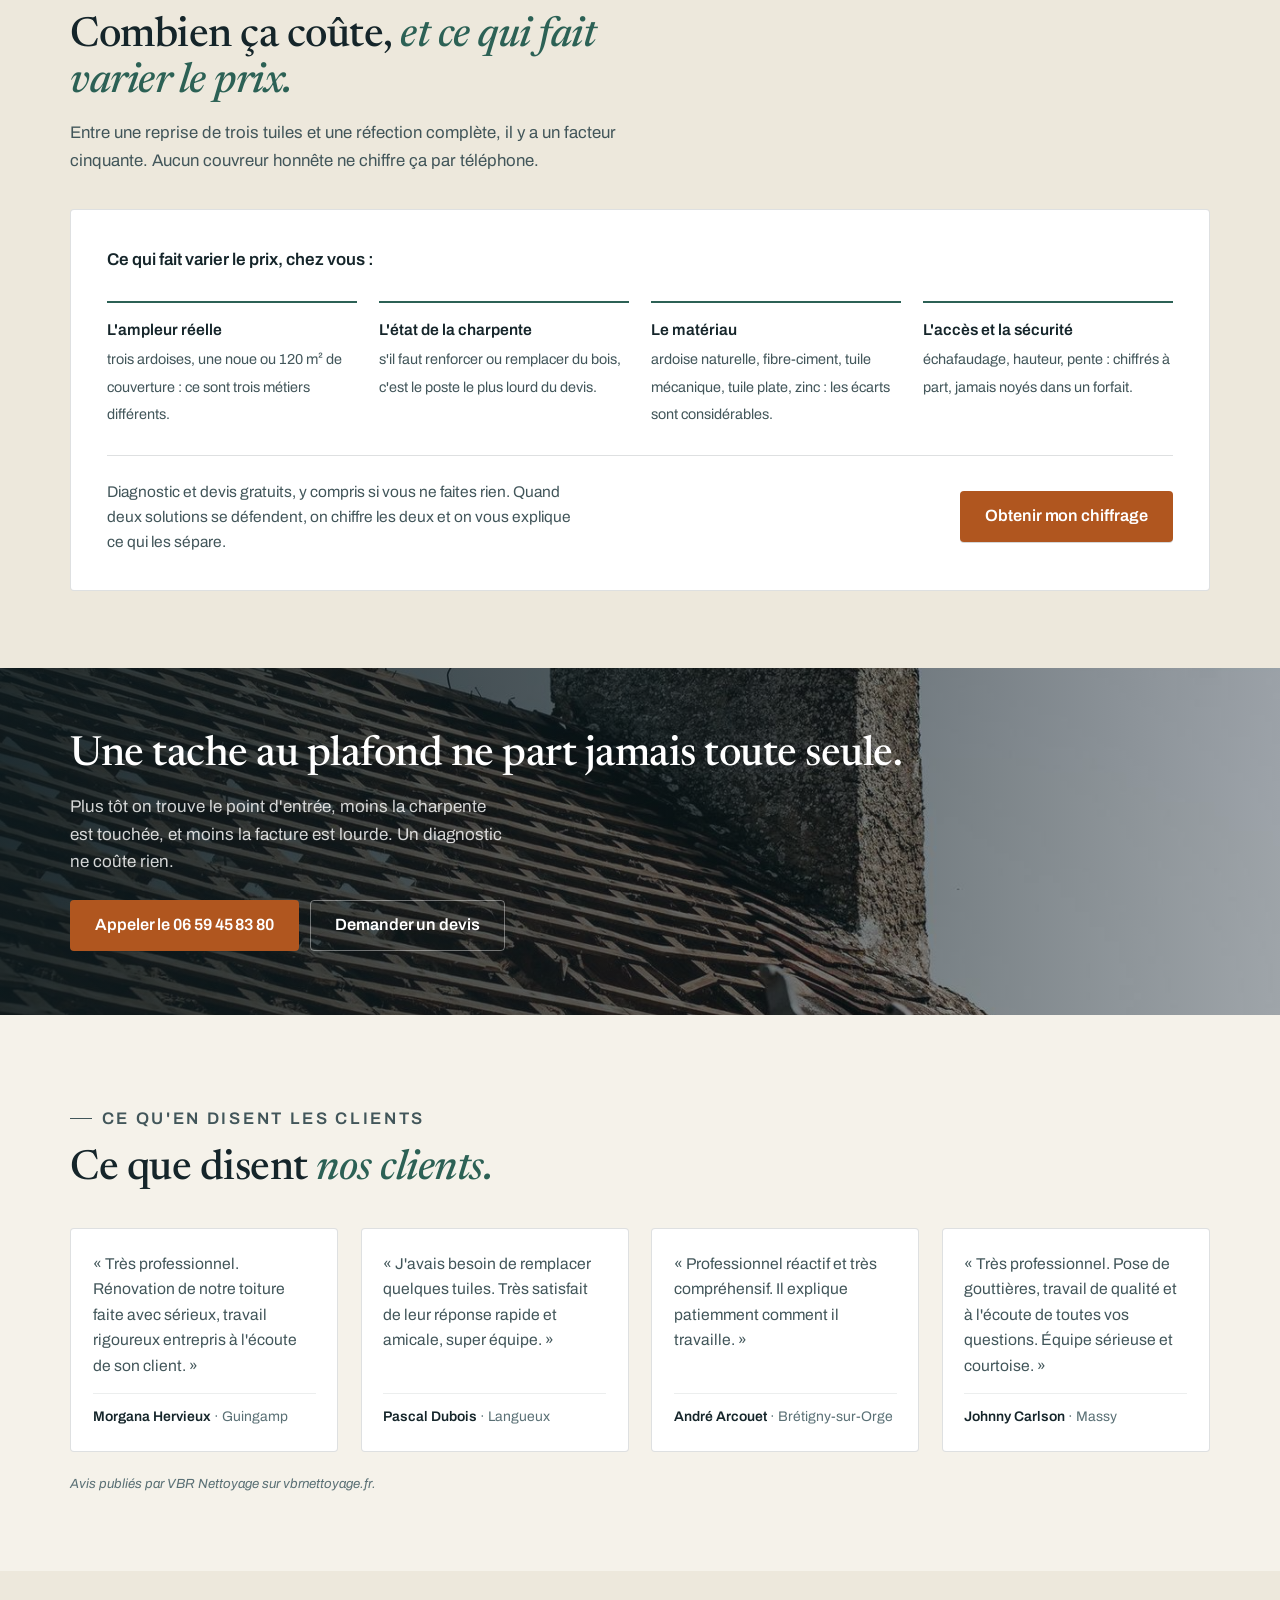
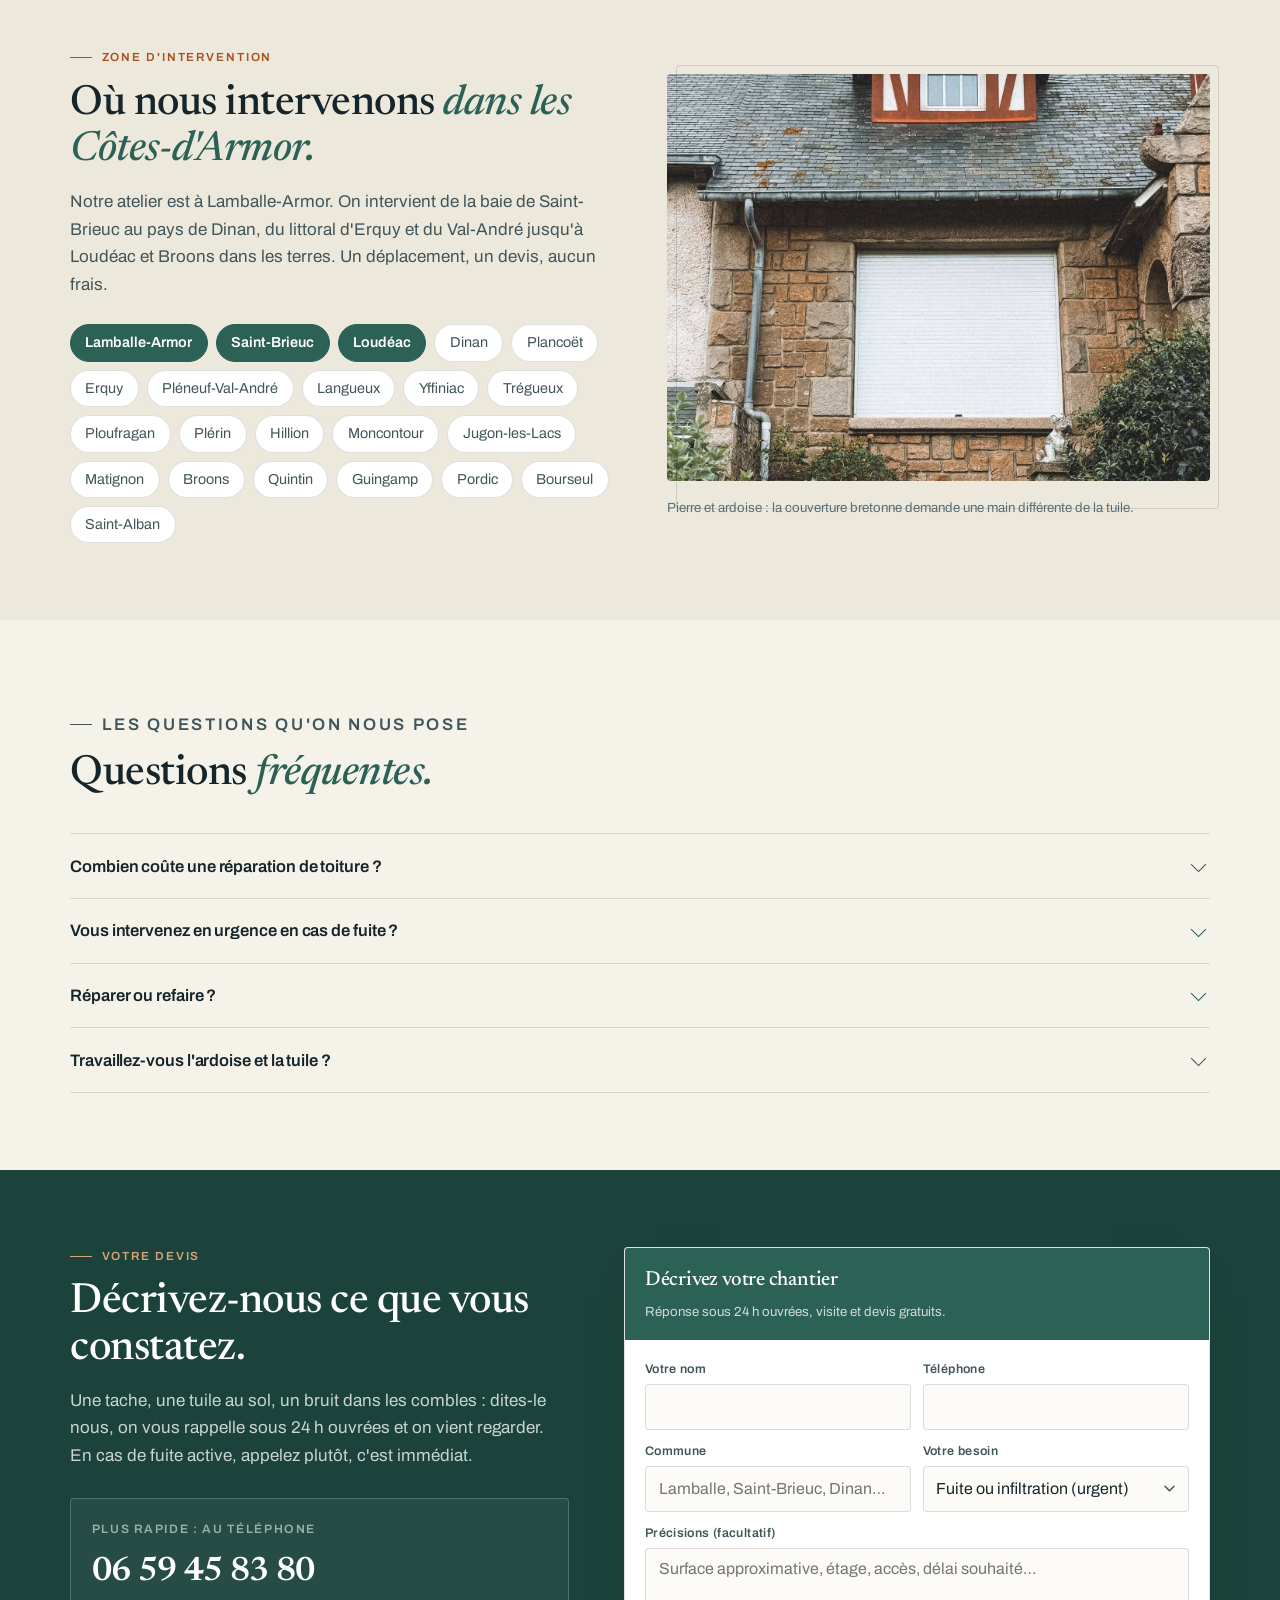
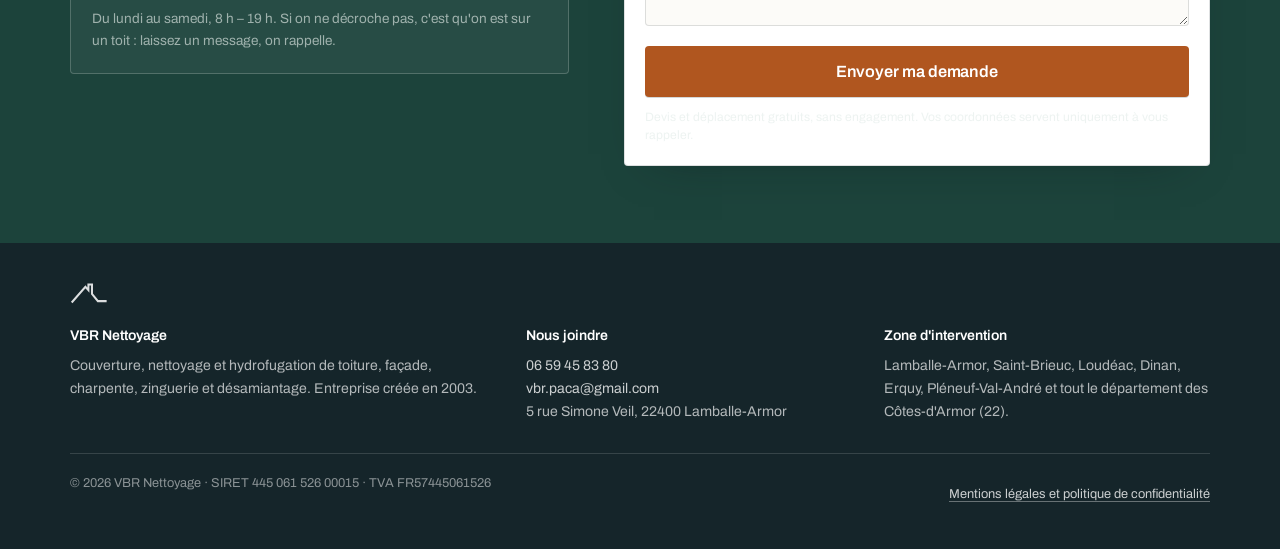
<file: cotes-darmor/renovation-toiture/index.html>
<!DOCTYPE html>
<html lang="fr">
<head>
<meta charset="UTF-8" />
<meta name="viewport" content="width=device-width, initial-scale=1" />



<title>Couvreur dans les Côtes-d'Armor · rénovation et réparation de toiture | VBR</title>
<meta name="description" content="Couvreur à Lamballe, Saint-Brieuc, Loudéac et dans tout le département des Côtes-d'Armor : réparation de fuite, remaniage, réfection de couverture et charpente. Entreprise créée en 2003. Devis gratuit. ☎ 06 59 45 83 80" />

<meta name="robots" content="noindex, nofollow" />
<link rel="canonical" href="https://vbr-pro.fr/cotes-darmor/renovation-toiture/" />

<meta property="og:type" content="website" />
<meta property="og:locale" content="fr_FR" />
<meta property="og:title" content="Couvreur dans les Côtes-d'Armor · rénovation et réparation de toiture" />
<meta property="og:description" content="Fuite, tuiles cassées, faîtage descellé, charpente fatiguée : on répare ce qui peut l'être et on refait ce qui doit l'être. Lamballe, Saint-Brieuc, Loudéac." />
<meta property="og:url" content="https://vbr-pro.fr/cotes-darmor/renovation-toiture/" />
<meta property="og:image" content="https://vbr-pro.fr/assets/img/couvreur-faitage-ciel.jpg" />
<meta name="twitter:card" content="summary_large_image" />

<link rel="icon" type="image/svg+xml" href="../../assets/favicon.svg" />
<meta name="theme-color" content="#F5F2EA" />
<meta name="geo.region" content="FR-22" />
<meta name="geo.placename" content="Lamballe-Armor" />

<link rel="preconnect" href="https://fonts.googleapis.com" />
<link rel="preconnect" href="https://fonts.gstatic.com" crossorigin />
<link rel="stylesheet" href="https://fonts.googleapis.com/css2?family=Archivo:wght@400;500;600;700&family=Newsreader:ital,opsz,wght@0,6..72,400;0,6..72,500;0,6..72,600;1,6..72,400;1,6..72,500&display=swap" />
<link rel="preload" as="image" href="../../assets/img/couvreur-faitage-ciel.jpg" fetchpriority="high" />
<link rel="stylesheet" href="../../assets/styles.css?v=6" />


<script>
window.ADS_GTAG = 'AW-18438830933';
window.dataLayer = window.dataLayer || [];
function gtag(){dataLayer.push(arguments);}
/* Sans Consent Mode, Google n'a pas le droit de modéliser les conversions des
   visiteurs qui refusent : on les perd sèchement. Avec, il les estime.
   wait_for_update laisse 500 ms au choix déjà mémorisé pour arriver. */
var _consentVBR = null;
try { _consentVBR = localStorage.getItem('vbr_consent'); } catch (e) {}
gtag('consent', 'default', {
  ad_storage: 'denied', ad_user_data: 'denied', ad_personalization: 'denied',
  analytics_storage: 'denied', wait_for_update: 500
});
if (_consentVBR === 'granted') {
  gtag('consent', 'update', {
    ad_storage: 'granted', ad_user_data: 'granted',
    ad_personalization: 'granted', analytics_storage: 'granted'
  });
}
gtag('set', 'ads_data_redaction', true);
gtag('set', 'url_passthrough', true);
if (window.ADS_GTAG.indexOf('XXXX') === -1) {
  var s = document.createElement('script'); s.async = true;
  s.src = 'https://www.googletagmanager.com/gtag/js?id=' + window.ADS_GTAG;
  document.head.appendChild(s);
  gtag('js', new Date());
  gtag('config', window.ADS_GTAG, { allow_enhanced_conversions: true });
}
window.ADS_CONVERSION = 'AW-18438830933/gspjCJ3-vfEcENX2qNhE';
window.ADS_CONVERSION_APPEL = 'AW-18438830933/XsgfCJmWx_EcENX2qNhE';
/* Accroche alignée sur la requête tapée (voir script.js § 6). */
window.LP_VILLES = ["Lamballe","Lamballe-Armor","Saint-Brieuc","Loudéac","Dinan","Plancoët","Erquy","Pléneuf-Val-André","Langueux","Yffiniac","Trégueux","Ploufragan","Plérin","Moncontour","Jugon-les-Lacs","Matignon","Broons","Quintin","Guingamp","Pordic","Hillion"];
window.LP_MATCH = {
  couvreur:  {h1:"Couvreur <em>dans les Côtes-d'Armor</em>",
              sub:"Fuite, tuiles cassées, faîtage, charpente. On monte voir, photos à l'appui, et le diagnostic est gratuit. Réponse le jour même du lundi au samedi."},
  urgence:   {h1:"Fuite de toiture : <em>on monte voir aujourd'hui.</em>",
              sub:"Mise en sécurité, bâchage provisoire, recherche du point d'entrée. Appelez, c'est le plus rapide.",
              urgent:"Fuite en cours ? Appelez-nous directement, on cadre l'urgence au téléphone."},
  prix:      {h1:"Le prix de vos travaux de toiture, <em>chiffré après diagnostic.</em>",
              sub:"Entre une reprise ponctuelle et une réfection, il y a un facteur cinquante. On monte voir, puis on chiffre. Diagnostic gratuit."},
  renovation:{h1:"Rénover votre toiture <em>sans la refaire pour rien.</em>",
              sub:"Remaniage, reprise partielle, réfection complète : on chiffre les scénarios défendables et vous choisissez."},
  charpente: {h1:"Charpente fatiguée : <em>on regarde avant de couvrir.</em>",
              sub:"Renfort de panne, remplacement de chevron, traitement du bois. Une couverture neuve ne se pose pas sur une charpente douteuse."},
  velux:     {h1:"Pose de fenêtre de toit, <em>étanchéité comprise.</em>",
              sub:"Le Velux se joue sur le raccord : c'est là qu'on met le soin, pas dans la vitre."},
  besoin:    {couvreur:"Je ne sais pas encore, je veux un diagnostic",
              urgence:"Fuite ou infiltration (urgent)", prix:"Remplacement de tuiles ou d'ardoises",
              renovation:"Remaniage de couverture", charpente:"Charpente (réparation, renfort, traitement)",
              velux:"Pose de fenêtre de toit Velux", toiture:"Remplacement de tuiles ou d'ardoises"}
};
</script>

<script type="application/ld+json">
{
  "@context": "https://schema.org",
  "@type": "RoofingContractor",
  "@id": "https://vbr-pro.fr/cotes-darmor/renovation-toiture/#business",
  "name": "VBR Nettoyage",
  "url": "https://vbr-pro.fr/cotes-darmor/renovation-toiture/",
  "telephone": "+33659458380",
  "email": "vbr.paca@gmail.com",
  "image": "https://vbr-pro.fr/assets/img/couvreur-faitage-ciel.jpg",
  "identifier": "445 061 526",
  "foundingDate": "2003-02-03",
  "priceRange": "€€",
  "currenciesAccepted": "EUR",
  "paymentAccepted": "Chèque, Virement, Espèces",
  "description": "Couvreur à Lamballe, Saint-Brieuc, Loudéac et dans tout le département des Côtes-d'Armor : réparation de fuite, remaniage, réfection de couverture, charpente et zinguerie. Entreprise créée en 2003.",
  "address": {"@type":"PostalAddress","streetAddress":"5 rue Simone Veil","addressLocality":"Lamballe-Armor","postalCode":"22400","addressRegion":"Bretagne","addressCountry":"FR"},
  "geo": {"@type":"GeoCoordinates","latitude":48.4681,"longitude":-2.5178},
  "openingHoursSpecification": [{"@type":"OpeningHoursSpecification","dayOfWeek":["Monday","Tuesday","Wednesday","Thursday","Friday","Saturday"],"opens":"08:00","closes":"19:00"}],
  "areaServed": [{"@type":"City","name":"Lamballe-Armor"},{"@type":"City","name":"Saint-Brieuc"},{"@type":"City","name":"Loudéac"},{"@type":"City","name":"Dinan"},{"@type":"City","name":"Plancoët"},{"@type":"City","name":"Erquy"},{"@type":"City","name":"Pléneuf-Val-André"},{"@type":"City","name":"Langueux"},{"@type":"City","name":"Yffiniac"},{"@type":"City","name":"Trégueux"},{"@type":"City","name":"Ploufragan"},{"@type":"City","name":"Plérin"},{"@type":"City","name":"Hillion"},{"@type":"City","name":"Moncontour"},{"@type":"City","name":"Jugon-les-Lacs"},{"@type":"City","name":"Matignon"}],
  "hasOfferCatalog": {"@type":"OfferCatalog","name":"Couverture, rénovation et charpente","itemListElement":[{"@type":"Offer","itemOffered":{"@type":"Service","name":"Recherche et réparation de fuite de toiture"}},{"@type":"Offer","itemOffered":{"@type":"Service","name":"Remplacement de tuiles et d'ardoises"}},{"@type":"Offer","itemOffered":{"@type":"Service","name":"Remaniage de couverture"}},{"@type":"Offer","itemOffered":{"@type":"Service","name":"Réfection complète de toiture"}},{"@type":"Offer","itemOffered":{"@type":"Service","name":"Réparation et renforcement de charpente"}},{"@type":"Offer","itemOffered":{"@type":"Service","name":"Solins, faîtage et étanchéité de toiture"}},{"@type":"Offer","itemOffered":{"@type":"Service","name":"Pose de fenêtre de toit Velux"}}]}
}
</script>
<script type="application/ld+json">
{"@context":"https://schema.org","@type":"FAQPage","mainEntity":[{"@type":"Question","name":"Combien coûte une réparation de toiture ?","acceptedAnswer":{"@type":"Answer","text":"Une reprise ponctuelle et une réfection complète n'ont pas le même ordre de grandeur. Le seul moyen honnête de répondre est de monter voir : diagnostic et devis gratuits."}},{"@type":"Question","name":"Vous intervenez en urgence en cas de fuite ?","acceptedAnswer":{"@type":"Answer","text":"Oui, on cadre l'urgence dès l'appel. Un bâchage provisoire arrête les dégâts pendant que la réparation s'organise."}},{"@type":"Question","name":"Réparer ou refaire ?","acceptedAnswer":{"@type":"Answer","text":"Si le matériau est sain et que seuls des points singuliers ont lâché, on répare. S'il est poreux ou en fin de vie sur tous les pans, réparer ne fait que repousser le problème d'un ou deux hivers. On vous montre les photos, vous décidez."}},{"@type":"Question","name":"Travaillez-vous l'ardoise et la tuile ?","acceptedAnswer":{"@type":"Answer","text":"Oui. L'ardoise naturelle et l'ardoise fibre-ciment sont majoritaires dans les Côtes-d'Armor, avec la tuile mécanique dans les terres. On travaille les deux, et on repose à l'identique pour conserver l'aspect de la maison."}}]}
</script>
</head>

<body data-lp="renovation_toiture_22">


<header class="hdr">
  <div class="wrap hdr-in">
    <a class="brand" href="#haut" aria-label="VBR Nettoyage, accueil de la page">
      <svg viewBox="0 0 64 40" aria-hidden="true"><path d="M4 33 L26 8 L31 13.5 L31 4 L37 4 L37 20 L47 32 L60 32" fill="none" stroke="currentColor" stroke-width="3.4" stroke-linecap="square"/></svg>
      <span class="brand-txt">
        <span class="brand-name">VBR</span>
        <span class="brand-sub">Nettoyage · Couverture</span>
      </span>
    </a>
    <div class="hdr-act">
      <a class="hdr-tel" href="tel:+33659458380">
        <span>Devis gratuit</span><b>06 59 45 83 80</b>
      </a>
      <a class="btn btn-call" href="tel:+33659458380">
        <svg viewBox="0 0 24 24" fill="none" stroke="currentColor" stroke-width="2" stroke-linecap="round" stroke-linejoin="round" aria-hidden="true"><path d="M22 16.9v3a2 2 0 0 1-2.2 2 19.8 19.8 0 0 1-8.6-3.1 19.5 19.5 0 0 1-6-6A19.8 19.8 0 0 1 2.1 4.2 2 2 0 0 1 4.1 2h3a2 2 0 0 1 2 1.7c.1 1 .4 1.9.7 2.8a2 2 0 0 1-.5 2.1L8.1 9.9a16 16 0 0 0 6 6l1.3-1.3a2 2 0 0 1 2.1-.4c.9.3 1.8.6 2.8.7a2 2 0 0 1 1.7 2z"/></svg>
        Appeler
      </a>
    </div>
  </div>
</header>


<section class="hero" id="haut">
  <div class="wrap hero-grid">

    <div class="hero-copy">
      <p class="kicker">Couverture · Charpente · Zinguerie</p>
      <div class="hero-chips">
        <span class="hero-loc">
          <svg viewBox="0 0 24 24" fill="none" stroke="currentColor" stroke-width="2" aria-hidden="true"><path d="M21 10c0 7-9 12-9 12S3 17 3 10a9 9 0 0 1 18 0z"/><circle cx="12" cy="10" r="3"/></svg>
          Lamballe, Saint-Brieuc, Loudéac et tout le 22
        </span>
        <span class="hero-anc">
          <svg viewBox="0 0 24 24" fill="none" stroke="currentColor" stroke-width="2" stroke-linecap="round" stroke-linejoin="round" aria-hidden="true"><path d="m4 12 5.5 5.5L20 6.5"/></svg>
          Artisan installé depuis 2003
        </span>
      </div>
      <h1>Couvreur <em>dans les Côtes-d'Armor</em></h1>
      <p class="hero-sub">Fuite, tuiles cassées, faîtage descellé, charpente fatiguée. On monte voir, photos à l'appui, et on vous dit franchement si une réparation suffit. Diagnostic et devis gratuits.</p>
      <ul class="hero-points"><li><svg viewBox="0 0 24 24" fill="none" stroke="currentColor" stroke-width="2" stroke-linecap="round" stroke-linejoin="round" aria-hidden="true"><path d="m4 12 5.5 5.5L20 6.5"/></svg><span>Diagnostic sur le toit, photos à l'appui, avant tout devis</span></li>
        <li><svg viewBox="0 0 24 24" fill="none" stroke="currentColor" stroke-width="2" stroke-linecap="round" stroke-linejoin="round" aria-hidden="true"><path d="m4 12 5.5 5.5L20 6.5"/></svg><span>Ardoise, tuile mécanique, tuile plate, zinc : on travaille à l'identique</span></li>
        <li><svg viewBox="0 0 24 24" fill="none" stroke="currentColor" stroke-width="2" stroke-linecap="round" stroke-linejoin="round" aria-hidden="true"><path d="m4 12 5.5 5.5L20 6.5"/></svg><span>Couverture, charpente et zinguerie : un seul interlocuteur</span></li></ul>
      <div class="hero-cta">
        <a class="btn btn-call" href="tel:+33659458380">
          <svg viewBox="0 0 24 24" fill="none" stroke="currentColor" stroke-width="2" stroke-linecap="round" stroke-linejoin="round" aria-hidden="true"><path d="M22 16.9v3a2 2 0 0 1-2.2 2 19.8 19.8 0 0 1-8.6-3.1 19.5 19.5 0 0 1-6-6A19.8 19.8 0 0 1 2.1 4.2 2 2 0 0 1 4.1 2h3a2 2 0 0 1 2 1.7c.1 1 .4 1.9.7 2.8a2 2 0 0 1-.5 2.1L8.1 9.9a16 16 0 0 0 6 6l1.3-1.3a2 2 0 0 1 2.1-.4c.9.3 1.8.6 2.8.7a2 2 0 0 1 1.7 2z"/></svg>
          06 59 45 83 80
        </a>
        <a class="btn btn-ghost" href="#devis">Recevoir mon devis</a>
      </div>
      <p class="hero-prix"><a href="#prix">Combien ça coûte, chez vous&nbsp;?</a> Ce qui fait varier le prix, expliqué sans détour.</p>
      <p class="hero-micro">Réponse le jour même du lundi au samedi, 8 h – 19 h. Le formulaire, lui, reste ouvert 7 j/7 : on rappelle dès la réouverture.</p>

      <figure class="hero-shot">
        <img src="../../assets/img/couvreur-faitage-ciel.jpg" alt="Couvreur au travail sur le faîtage d'une toiture" width="1400" height="934" fetchpriority="high" />
        <figcaption>Intervention sur faîtage. Photo d'illustration du métier.</figcaption>
      </figure>
    </div>

    <div class="hero-form-col">
      <div class="hero-panel" style="background-image:url('../../assets/img/couvreur-faitage-ciel.jpg')" role="img" aria-label="Couvreur au travail sur le faîtage d'une toiture"></div>
      <div class="form-card" id="devis">
        <div class="form-head">
          <b>Votre devis couverture</b>
          <span>Diagnostic sur place et chiffrage gratuits, réponse sous 24 h ouvrées.</span>
        </div>
        <div class="form-body">
          <form class="js-devis" id="devis-form" novalidate>
            <div class="form-success" role="status">Merci, votre demande est partie. On vous rappelle sous 24 h ouvrées pour convenir de la visite.</div>
            <div class="form-error" role="alert">L'envoi n'a pas abouti. Appelez-nous au 06 59 45 83 80, c'est plus rapide.</div>
            <div class="form-fields">
              <input type="hidden" name="access_key" value="c4a1ff19-e6a3-4c55-98bf-d4e666ee1ffc" />
              <input type="hidden" name="gclid" value="" />
              <input type="hidden" name="source" value="" />
              <input type="hidden" name="campagne" value="" />
              <input type="hidden" name="mot_cle" value="" />
              <input type="hidden" name="page" value="" />
              <input class="hp" type="text" name="botcheck" tabindex="-1" autocomplete="off" aria-hidden="true" />

              <div class="field">
                <label for="f-nom">Votre nom</label>
                <input id="f-nom" name="nom" type="text" autocomplete="name" required />
              </div>
              <div class="field-row">
                <div class="field">
                  <label for="f-tel">Téléphone</label>
                  <input id="f-tel" name="tel" type="tel" inputmode="tel" autocomplete="tel" required />
                </div>
                <div class="field">
                  <label for="f-ville">Commune</label>
                  <input id="f-ville" name="ville" type="text" placeholder="Lamballe, Saint-Brieuc, Dinan…" required />
                </div>
              </div>
              <div class="field">
                <label for="f-besoin">Votre besoin</label>
                <select id="f-besoin" name="besoin"><option>Fuite ou infiltration (urgent)</option>
            <option>Remplacement de tuiles ou d'ardoises</option>
            <option>Remaniage de couverture</option>
            <option>Réfection complète de toiture</option>
            <option>Charpente (réparation, renfort, traitement)</option>
            <option>Pose de fenêtre de toit Velux</option>
            <option>Je ne sais pas encore, je veux un diagnostic</option></select>
              </div>
              <div class="field">
                <label for="f-msg">Précisions (facultatif)</label>
                <textarea id="f-msg" name="message" placeholder="Surface approximative, étage, accès, délai souhaité…"></textarea>
              </div>
              <button class="btn btn-call btn-full" type="submit">Demander mon devis gratuit</button>
              <p class="form-legal">Devis et déplacement gratuits, sans engagement. Vos coordonnées servent uniquement à vous rappeler.</p>
            </div>
          </form>
        </div>
      </div>
    </div>

  </div>

  
  <div class="trust">
    <div class="wrap trust-in">
      <div class="trust-it"><b>Entreprise créée en 2003</b><span>SIREN 445 061 526, artisan déclaré</span></div>
      <div class="trust-it"><b>Atelier à Lamballe-Armor</b><span>Déplacement rapide sur tout le 22</span></div>
      <div class="trust-it"><b>Devis et visite gratuits</b><span>Chiffrage ferme, aucun engagement</span></div>
      <div class="trust-it"><b>Toit, façade, charpente</b><span>Un seul interlocuteur du haut en bas</span></div>
    </div>
  </div>
</section>


<section class="sec sec-dark" id="pourquoi">
  <div class="wrap">
    <div class="split split-wide">
      <div>
        <p class="kicker is-light">Ce qu'une toiture ne dit pas</p>
        <h2>Quand la tache apparaît au plafond, <em>l'eau est là depuis des mois.</em></h2>
        <p>Dans les Côtes-d'Armor, les coups de vent d'ouest soulèvent les ardoises bien avant qu'on ne le voie depuis le sol. La pluie mouille les liteaux et travaille la charpente pendant deux hivers avant la première auréole au plafond.</p>
        <ul class="checks"><li><svg viewBox="0 0 24 24" fill="none" stroke="currentColor" stroke-width="2" stroke-linecap="round" stroke-linejoin="round" aria-hidden="true"><path d="m4 12 5.5 5.5L20 6.5"/></svg><span><b>Une fuite ne coule pas à la verticale</b> · le point d'entrée n'est presque jamais au-dessus de la tache</span></li>
          <li><svg viewBox="0 0 24 24" fill="none" stroke="currentColor" stroke-width="2" stroke-linecap="round" stroke-linejoin="round" aria-hidden="true"><path d="m4 12 5.5 5.5L20 6.5"/></svg><span><b>Le bois travaille en silence</b> · une panne humide plusieurs hivers perd sa résistance sans changer d'aspect vu d'en bas</span></li>
          <li><svg viewBox="0 0 24 24" fill="none" stroke="currentColor" stroke-width="2" stroke-linecap="round" stroke-linejoin="round" aria-hidden="true"><path d="m4 12 5.5 5.5L20 6.5"/></svg><span><b>Les points faibles sont toujours les mêmes</b> · solins, noues, rives, faîtage : c'est là qu'on cherche en premier</span></li>
          <li><svg viewBox="0 0 24 24" fill="none" stroke="currentColor" stroke-width="2" stroke-linecap="round" stroke-linejoin="round" aria-hidden="true"><path d="m4 12 5.5 5.5L20 6.5"/></svg><span><b>Réparer tôt coûte bien moins cher</b> · une reprise se compte en centaines d'euros, une réfection en dizaines de milliers</span></li></ul>
        <div class="warn"><p><b>Une infiltration ne se stabilise jamais.</b> Elle mouille la charpente, puis l'isolant, puis le plafond. Plus le diagnostic tarde, plus la part de charpente dans la facture augmente.</p></div>
      </div>
      <figure class="frame frame-tall">
        <img src="../../assets/img/toiture-renovation-liteaux.jpg" alt="Toiture partiellement déposée laissant voir les liteaux" loading="lazy" width="1400" height="1750" />
        <figcaption>Une fois la couverture déposée, l'état réel des liteaux et de la charpente se lit d'un coup d'œil.</figcaption>
      </figure>
    </div>
  </div>
</section>


<section class="sec" id="prestation">
  <div class="wrap">
    <div class="split">
      <figure class="frame">
        <img src="../../assets/img/couvreur-toit-securite.jpg" alt="Couvreur travaillant sur une toiture en cours de rénovation" loading="lazy" width="1400" height="1050" />
        <figcaption>Le diagnostic se fait sur le toit, jamais depuis le sol ni sur photo.</figcaption>
      </figure>
      <div>
        <p class="kicker">Ce qu'on fait</p>
        <h2>Du remplacement d'une ardoise <em>à la réfection complète.</em></h2>
        <p style="color:var(--ink-2);margin-top:.9rem">On ne vend pas une toiture neuve à quelqu'un qui a besoin de trois tuiles. Le diagnostic sert à ça : savoir ce qui est nécessaire.</p>
        <ul class="checks"><li><svg viewBox="0 0 24 24" fill="none" stroke="currentColor" stroke-width="2" stroke-linecap="round" stroke-linejoin="round" aria-hidden="true"><path d="m4 12 5.5 5.5L20 6.5"/></svg><span><b>Recherche et reprise de fuite</b> · on remonte le trajet de l'eau jusqu'au point d'entrée, puis on traite la cause</span></li>
          <li><svg viewBox="0 0 24 24" fill="none" stroke="currentColor" stroke-width="2" stroke-linecap="round" stroke-linejoin="round" aria-hidden="true"><path d="m4 12 5.5 5.5L20 6.5"/></svg><span><b>Remplacement d'éléments</b> · tuiles, ardoises, crochets, closoirs, reposés à l'identique</span></li>
          <li><svg viewBox="0 0 24 24" fill="none" stroke="currentColor" stroke-width="2" stroke-linecap="round" stroke-linejoin="round" aria-hidden="true"><path d="m4 12 5.5 5.5L20 6.5"/></svg><span><b>Remaniage</b> · couverture déposée, liteaux repris, éléments sains reposés : la solution intermédiaire</span></li>
          <li><svg viewBox="0 0 24 24" fill="none" stroke="currentColor" stroke-width="2" stroke-linecap="round" stroke-linejoin="round" aria-hidden="true"><path d="m4 12 5.5 5.5L20 6.5"/></svg><span><b>Réfection complète</b> · quand le matériau est en fin de vie, écran sous-toiture et ventilation compris</span></li>
          <li><svg viewBox="0 0 24 24" fill="none" stroke="currentColor" stroke-width="2" stroke-linecap="round" stroke-linejoin="round" aria-hidden="true"><path d="m4 12 5.5 5.5L20 6.5"/></svg><span><b>Charpente</b> · renfort de panne, remplacement de chevron, traitement du bois</span></li>
          <li><svg viewBox="0 0 24 24" fill="none" stroke="currentColor" stroke-width="2" stroke-linecap="round" stroke-linejoin="round" aria-hidden="true"><path d="m4 12 5.5 5.5L20 6.5"/></svg><span><b>Solins, faîtage, zinguerie</b> · les points singuliers, là où 80 % des fuites commencent</span></li></ul>
      </div>
    </div>
  </div>
</section>


<section class="sec sec-tint" id="deroule">
  <div class="wrap">
    <div class="sec-head">
      <p class="kicker">Comment ça se passe</p>
      <h2>Du premier appel à la <em>fin de chantier.</em></h2>
      <p>Aucune surprise : vous savez à l'avance qui vient, quand, et ce que vous payez.</p>
    </div>
    <div class="steps"><div class="step"><span class="step-n">01</span><h3>Vous appelez</h3><p>Ce que vous constatez, depuis quand, et ce que ça a déjà fait à l'intérieur. En cas de fuite active, on cadre l'urgence tout de suite.</p></div>
      <div class="step"><span class="step-n">02</span><h3>Le diagnostic</h3><p>Montée sur le toit et passage dans les combles quand c'est possible. Vous recevez les photos de ce qui a été trouvé.</p></div>
      <div class="step"><span class="step-n">03</span><h3>Le devis</h3><p>Deux scénarios chiffrés quand c'est pertinent : réparation ciblée d'un côté, remaniage ou réfection de l'autre. À vous de choisir.</p></div>
      <div class="step"><span class="step-n">04</span><h3>Le chantier</h3><p>Dates confirmées, protections en place, évacuation des gravats comprise. Photos de fin de chantier à la clé.</p></div></div>
  </div>
</section>





<section class="sec sec-tint" id="prix">
  <div class="wrap">
    <div class="sec-head">
      <p class="kicker">Combien ça coûte</p>
      <h2>Combien ça coûte, <em>et ce qui fait varier le prix.</em></h2>
      <p>Entre une reprise de trois tuiles et une réfection complète, il y a un facteur cinquante. Aucun couvreur honnête ne chiffre ça par téléphone.</p>
    </div>
    <div class="budget">
      <p style="font-weight:600;margin:0">Ce qui fait varier le prix, chez vous :</p>
      <div class="budget-grid"><div class="bf"><b>L'ampleur réelle</b><span>trois ardoises, une noue ou 120 m² de couverture : ce sont trois métiers différents.</span></div>
        <div class="bf"><b>L'état de la charpente</b><span>s'il faut renforcer ou remplacer du bois, c'est le poste le plus lourd du devis.</span></div>
        <div class="bf"><b>Le matériau</b><span>ardoise naturelle, fibre-ciment, tuile mécanique, tuile plate, zinc : les écarts sont considérables.</span></div>
        <div class="bf"><b>L'accès et la sécurité</b><span>échafaudage, hauteur, pente : chiffrés à part, jamais noyés dans un forfait.</span></div></div>
      <div class="budget-foot">
        <p>Diagnostic et devis gratuits, y compris si vous ne faites rien. Quand deux solutions se défendent, on chiffre les deux et on vous explique ce qui les sépare.</p>
        <a class="btn btn-call" href="#devis">Obtenir mon chiffrage</a>
      </div>
    </div>
  </div>
</section>


<section class="band" style="background-image:url('../../assets/img/toiture-renovation-liteaux.jpg')">
  <div class="wrap band-in">
    <h2>Une tache au plafond ne part jamais toute seule.</h2>
    <p>Plus tôt on trouve le point d'entrée, moins la charpente est touchée, et moins la facture est lourde. Un diagnostic ne coûte rien.</p>
    <div class="band-cta">
      <a class="btn btn-call" href="tel:+33659458380">Appeler le 06 59 45 83 80</a>
      <a class="btn btn-ghost" href="#devis">Demander un devis</a>
    </div>
  </div>
</section>


<section class="sec" id="avis">
  <div class="wrap">
    <div class="sec-head">
      <p class="kicker">Ce qu'en disent les clients</p>
      <h2>Ce que disent <em>nos clients.</em></h2>
    </div>
    <div class="avis"><blockquote><p>« Très professionnel. Rénovation de notre toiture faite avec sérieux, travail rigoureux entrepris à l'écoute de son client. »</p><footer><b>Morgana Hervieux</b> · Guingamp</footer></blockquote>
      <blockquote><p>« J'avais besoin de remplacer quelques tuiles. Très satisfait de leur réponse rapide et amicale, super équipe. »</p><footer><b>Pascal Dubois</b> · Langueux</footer></blockquote>
      <blockquote><p>« Professionnel réactif et très compréhensif. Il explique patiemment comment il travaille. »</p><footer><b>André Arcouet</b> · Brétigny-sur-Orge</footer></blockquote>
      <blockquote><p>« Très professionnel. Pose de gouttières, travail de qualité et à l'écoute de toutes vos questions. Équipe sérieuse et courtoise. »</p><footer><b>Johnny Carlson</b> · Massy</footer></blockquote></div>
    <p class="ba-note">Avis publiés par VBR Nettoyage sur vbrnettoyage.fr.</p>
  </div>
</section>


<section class="sec sec-tint" id="zones">
  <div class="wrap">
    <div class="split">
      <div>
        <p class="kicker">Zone d'intervention</p>
        <h2>Où nous intervenons <em>dans les Côtes-d'Armor.</em></h2>
        <p style="color:var(--ink-2);margin-top:.9rem">Notre atelier est à Lamballe-Armor. On intervient de la baie de Saint-Brieuc au pays de Dinan, du littoral d'Erquy et du Val-André jusqu'à Loudéac et Broons dans les terres. Un déplacement, un devis, aucun frais.</p>
        <div class="zones"><span class="zone zone-main">Lamballe-Armor</span>
          <span class="zone zone-main">Saint-Brieuc</span>
          <span class="zone zone-main">Loudéac</span>
          <span class="zone">Dinan</span>
          <span class="zone">Plancoët</span>
          <span class="zone">Erquy</span>
          <span class="zone">Pléneuf-Val-André</span>
          <span class="zone">Langueux</span>
          <span class="zone">Yffiniac</span>
          <span class="zone">Trégueux</span>
          <span class="zone">Ploufragan</span>
          <span class="zone">Plérin</span>
          <span class="zone">Hillion</span>
          <span class="zone">Moncontour</span>
          <span class="zone">Jugon-les-Lacs</span>
          <span class="zone">Matignon</span>
          <span class="zone">Broons</span>
          <span class="zone">Quintin</span>
          <span class="zone">Guingamp</span>
          <span class="zone">Pordic</span>
          <span class="zone">Bourseul</span>
          <span class="zone">Saint-Alban</span></div>
      </div>
      <figure class="frame">
        <img src="../../assets/img/maison-pierre-bretagne.jpg" alt="Maison bretonne en pierre couverte d'ardoise" loading="lazy" width="1400" height="1050" />
        <figcaption>Pierre et ardoise : la couverture bretonne demande une main différente de la tuile.</figcaption>
      </figure>
    </div>
  </div>
</section>


<section class="sec" id="faq">
  <div class="wrap">
    <div class="sec-head">
      <p class="kicker">Les questions qu'on nous pose</p>
      <h2>Questions <em>fréquentes.</em></h2>
    </div>
    <div class="faq"><details><summary>Combien coûte une réparation de toiture ?</summary><p>Une reprise ponctuelle et une réfection complète n'ont pas le même ordre de grandeur. Le seul moyen honnête de répondre est de monter voir : diagnostic et devis gratuits.</p></details>
      <details><summary>Vous intervenez en urgence en cas de fuite ?</summary><p>Oui, on cadre l'urgence dès l'appel. Un bâchage provisoire arrête les dégâts pendant que la réparation s'organise.</p></details>
      <details><summary>Réparer ou refaire ?</summary><p>Si le matériau est sain et que seuls des points singuliers ont lâché, on répare. S'il est poreux ou en fin de vie sur tous les pans, réparer ne fait que repousser le problème d'un ou deux hivers. On vous montre les photos, vous décidez.</p></details>
      <details><summary>Travaillez-vous l'ardoise et la tuile ?</summary><p>Oui. L'ardoise naturelle et l'ardoise fibre-ciment sont majoritaires dans les Côtes-d'Armor, avec la tuile mécanique dans les terres. On travaille les deux, et on repose à l'identique pour conserver l'aspect de la maison.</p></details></div>
  </div>
</section>


<section class="sec final" id="contact">
  <div class="wrap final-grid">
    <div>
      <p class="kicker is-light">Votre devis</p>
      <h2>Décrivez-nous ce que vous constatez.</h2>
      <p style="margin-top:.9rem">Une tache, une tuile au sol, un bruit dans les combles : dites-le nous, on vous rappelle sous 24 h ouvrées et on vient regarder. En cas de fuite active, appelez plutôt, c'est immédiat.</p>
      <div class="call-card">
        <span>Plus rapide : au téléphone</span>
        <a href="tel:+33659458380">06 59 45 83 80</a>
        <small>Du lundi au samedi, 8 h – 19 h. Si on ne décroche pas, c'est qu'on est sur un toit : laissez un message, on rappelle.</small>
      </div>
    </div>

    <div class="form-card">
      <div class="form-head">
        <b>Décrivez votre chantier</b>
        <span>Réponse sous 24 h ouvrées, visite et devis gratuits.</span>
      </div>
      <div class="form-body">
        <form class="js-devis" id="devis-form-bas" novalidate>
          <div class="form-success" role="status">Merci, votre demande est partie. On vous rappelle sous 24 h ouvrées pour convenir de la visite.</div>
          <div class="form-error" role="alert">L'envoi n'a pas abouti. Appelez-nous au 06 59 45 83 80, c'est plus rapide.</div>
          <div class="form-fields">
            <input type="hidden" name="access_key" value="c4a1ff19-e6a3-4c55-98bf-d4e666ee1ffc" />
            <input type="hidden" name="gclid" value="" />
            <input type="hidden" name="source" value="" />
            <input type="hidden" name="campagne" value="" />
            <input type="hidden" name="mot_cle" value="" />
            <input type="hidden" name="page" value="" />
            <input class="hp" type="text" name="botcheck" tabindex="-1" autocomplete="off" aria-hidden="true" />

            <div class="field-row">
              <div class="field">
                <label for="b-nom">Votre nom</label>
                <input id="b-nom" name="nom" type="text" autocomplete="name" required />
              </div>
              <div class="field">
                <label for="b-tel">Téléphone</label>
                <input id="b-tel" name="tel" type="tel" inputmode="tel" autocomplete="tel" required />
              </div>
            </div>
            <div class="field-row">
              <div class="field">
                <label for="b-ville">Commune</label>
                <input id="b-ville" name="ville" type="text" placeholder="Lamballe, Saint-Brieuc, Dinan…" required />
              </div>
              <div class="field">
                <label for="b-besoin">Votre besoin</label>
                <select id="b-besoin" name="besoin"><option>Fuite ou infiltration (urgent)</option>
            <option>Remplacement de tuiles ou d'ardoises</option>
            <option>Remaniage de couverture</option>
            <option>Réfection complète de toiture</option>
            <option>Charpente (réparation, renfort, traitement)</option>
            <option>Pose de fenêtre de toit Velux</option>
            <option>Je ne sais pas encore, je veux un diagnostic</option></select>
              </div>
            </div>
            <div class="field">
              <label for="b-msg">Précisions (facultatif)</label>
              <textarea id="b-msg" name="message" placeholder="Surface approximative, étage, accès, délai souhaité…"></textarea>
            </div>
            <button class="btn btn-call btn-full" type="submit">Envoyer ma demande</button>
            <p class="form-legal">Devis et déplacement gratuits, sans engagement. Vos coordonnées servent uniquement à vous rappeler.</p>
          </div>
        </form>
      </div>
    </div>
  </div>
</section>


<footer class="ftr">
  <div class="wrap">
    <svg viewBox="0 0 64 40" aria-hidden="true"><path d="M4 33 L26 8 L31 13.5 L31 4 L37 4 L37 20 L47 32 L60 32" fill="none" stroke="currentColor" stroke-width="3.4" stroke-linecap="square"/></svg>
    <div class="ftr-grid">
      <div>
        <b>VBR Nettoyage</b>
        Couverture, nettoyage et hydrofugation de toiture, façade, charpente, zinguerie et désamiantage. Entreprise créée en 2003.
      </div>
      <div>
        <b>Nous joindre</b>
        <a href="tel:+33659458380">06 59 45 83 80</a><br />
        <a href="mailto:vbr.paca@gmail.com">vbr.paca@gmail.com</a><br />
        5 rue Simone Veil, 22400 Lamballe-Armor
      </div>
      <div>
        <b>Zone d'intervention</b>
        Lamballe-Armor, Saint-Brieuc, Loudéac, Dinan, Erquy, Pléneuf-Val-André et tout le département des Côtes-d'Armor (22).
      </div>
    </div>
    <div class="ftr-bot">
      <span>© <span id="year">2026</span> VBR Nettoyage · SIRET 445 061 526 00015 · TVA FR57445061526</span>
      <span><a href="https://www.vbrnettoyage.fr/mentions-legales" rel="nofollow">Mentions légales et politique de confidentialité</a></span>
    </div>
  </div>
</footer>


<div class="callbar">
  <a class="btn btn-call" href="tel:+33659458380">
    <svg viewBox="0 0 24 24" fill="none" stroke="currentColor" stroke-width="2" stroke-linecap="round" stroke-linejoin="round" aria-hidden="true"><path d="M22 16.9v3a2 2 0 0 1-2.2 2 19.8 19.8 0 0 1-8.6-3.1 19.5 19.5 0 0 1-6-6A19.8 19.8 0 0 1 2.1 4.2 2 2 0 0 1 4.1 2h3a2 2 0 0 1 2 1.7c.1 1 .4 1.9.7 2.8a2 2 0 0 1-.5 2.1L8.1 9.9a16 16 0 0 0 6 6l1.3-1.3a2 2 0 0 1 2.1-.4c.9.3 1.8.6 2.8.7a2 2 0 0 1 1.7 2z"/></svg>
    Appeler
  </a>
  <a class="btn btn-ghost" href="#devis">Devis gratuit</a>
</div>

<script src="../../assets/script.js?v=6" defer></script>
</body>
</html>
</file>
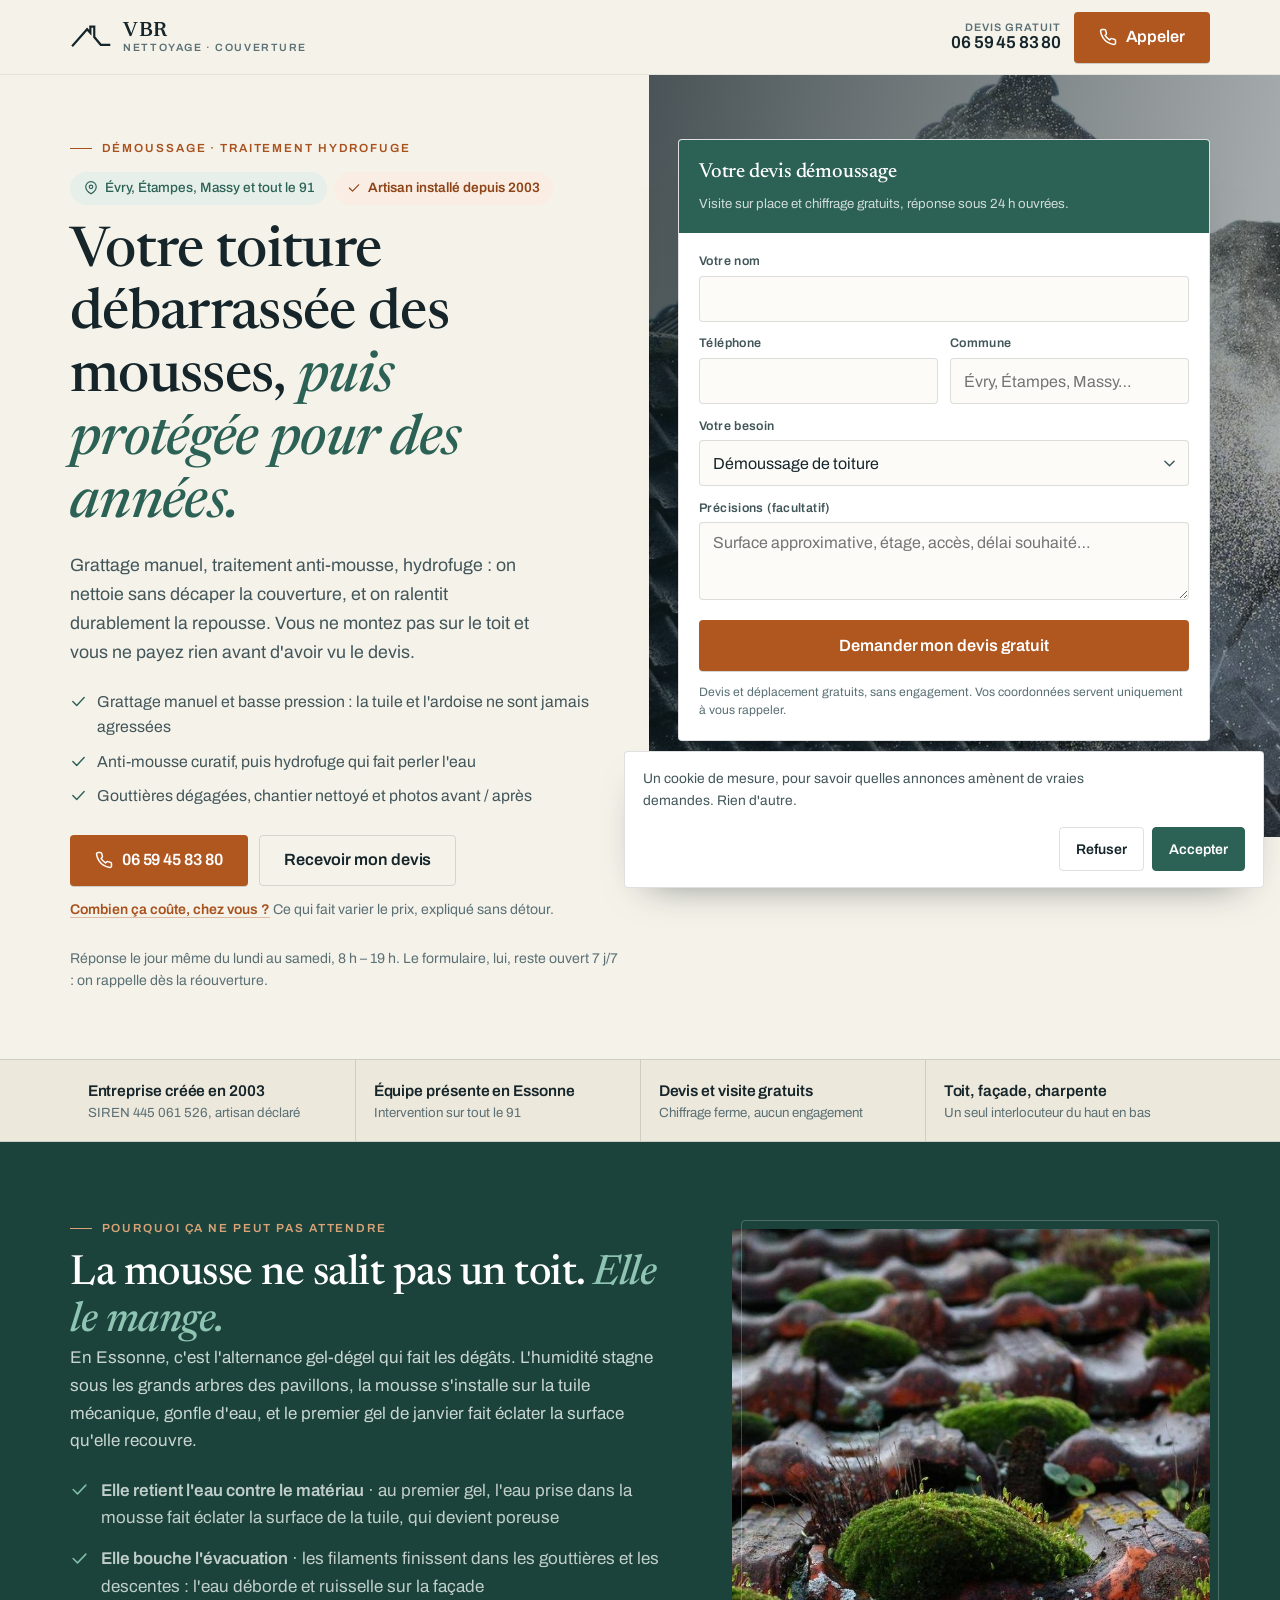
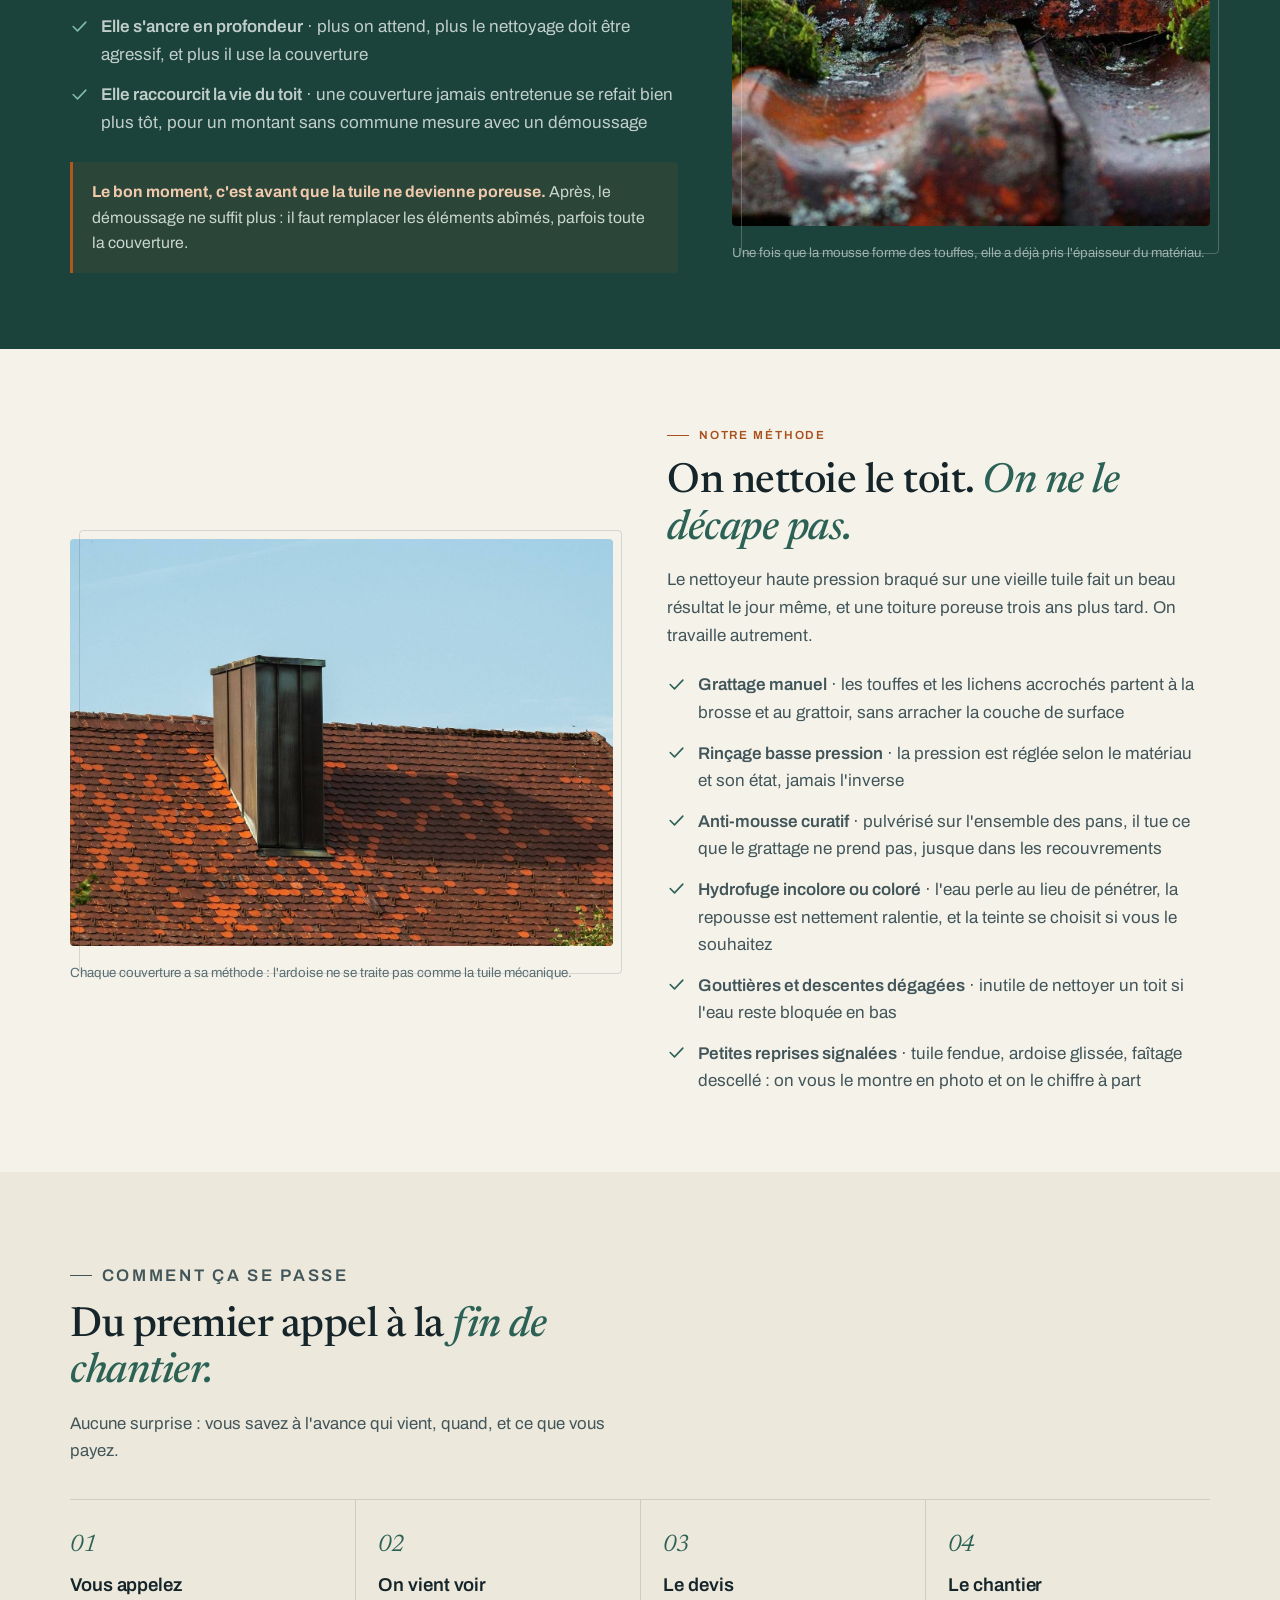
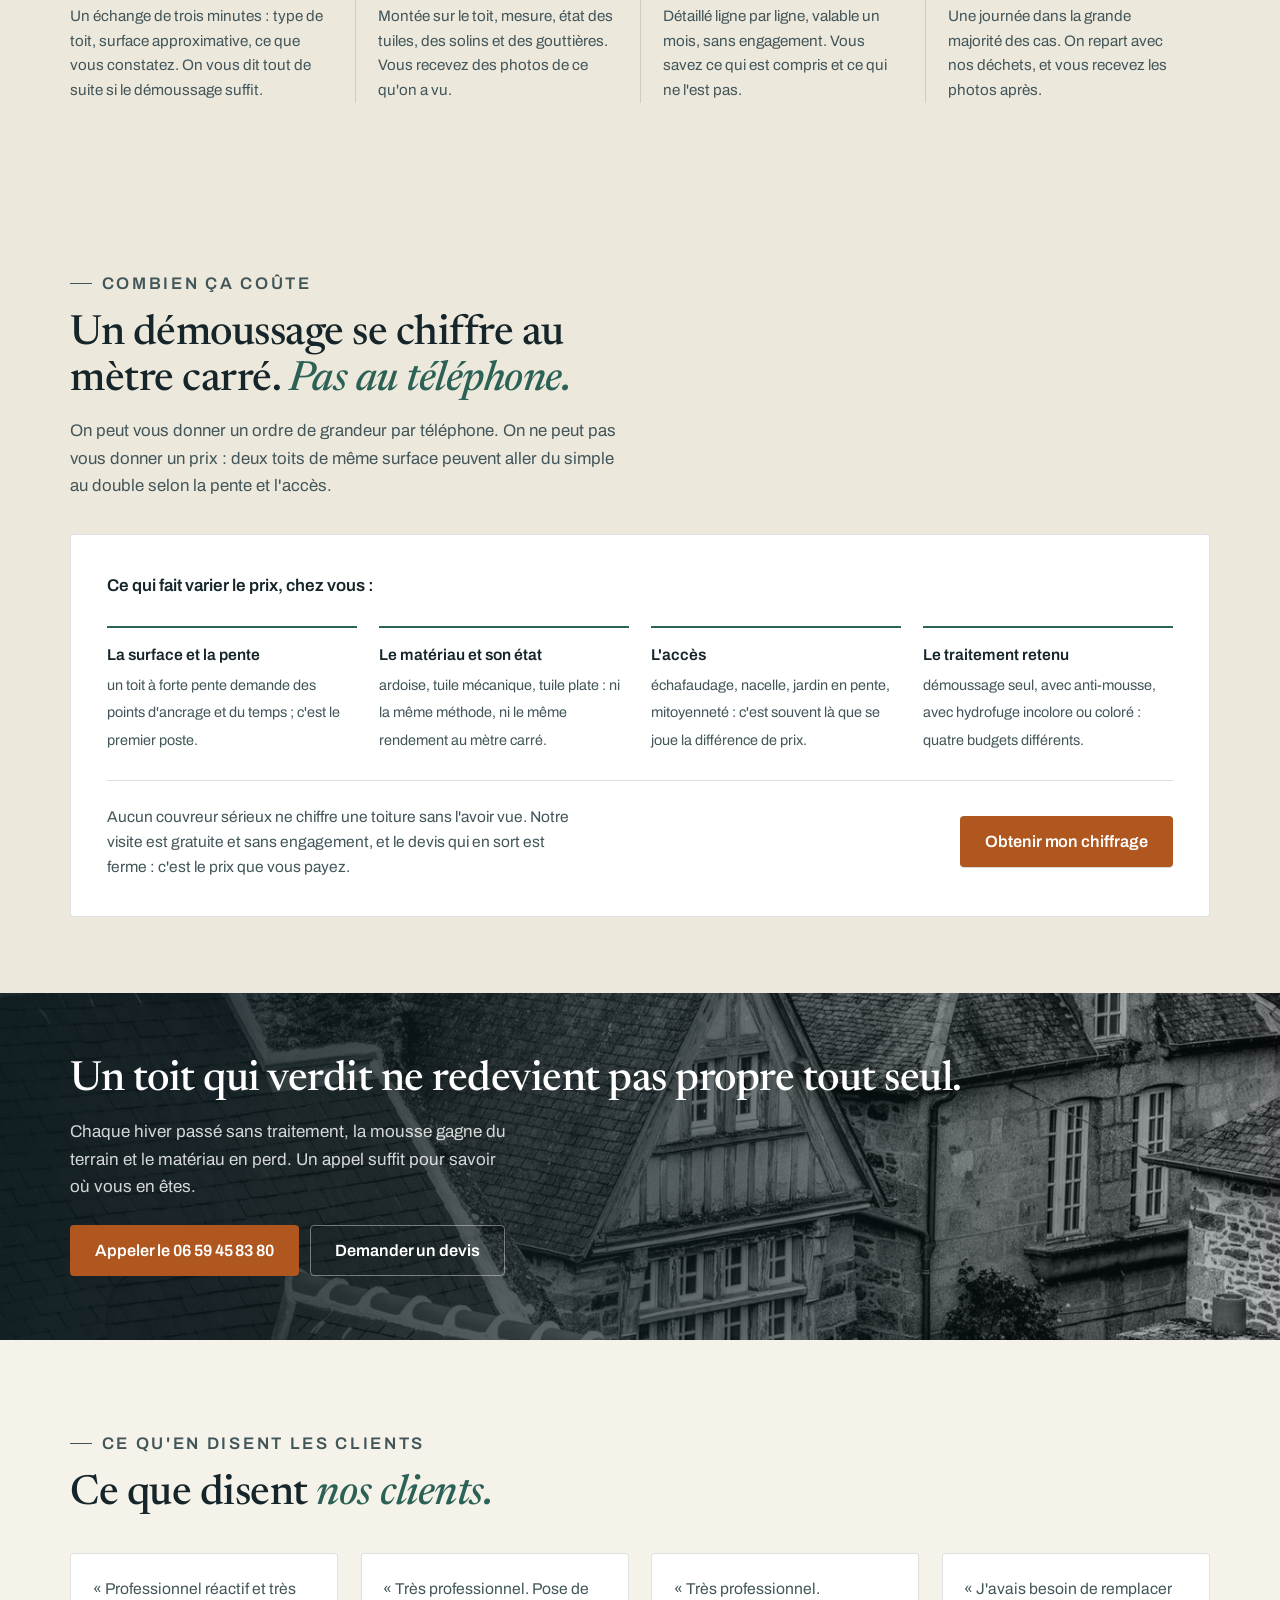
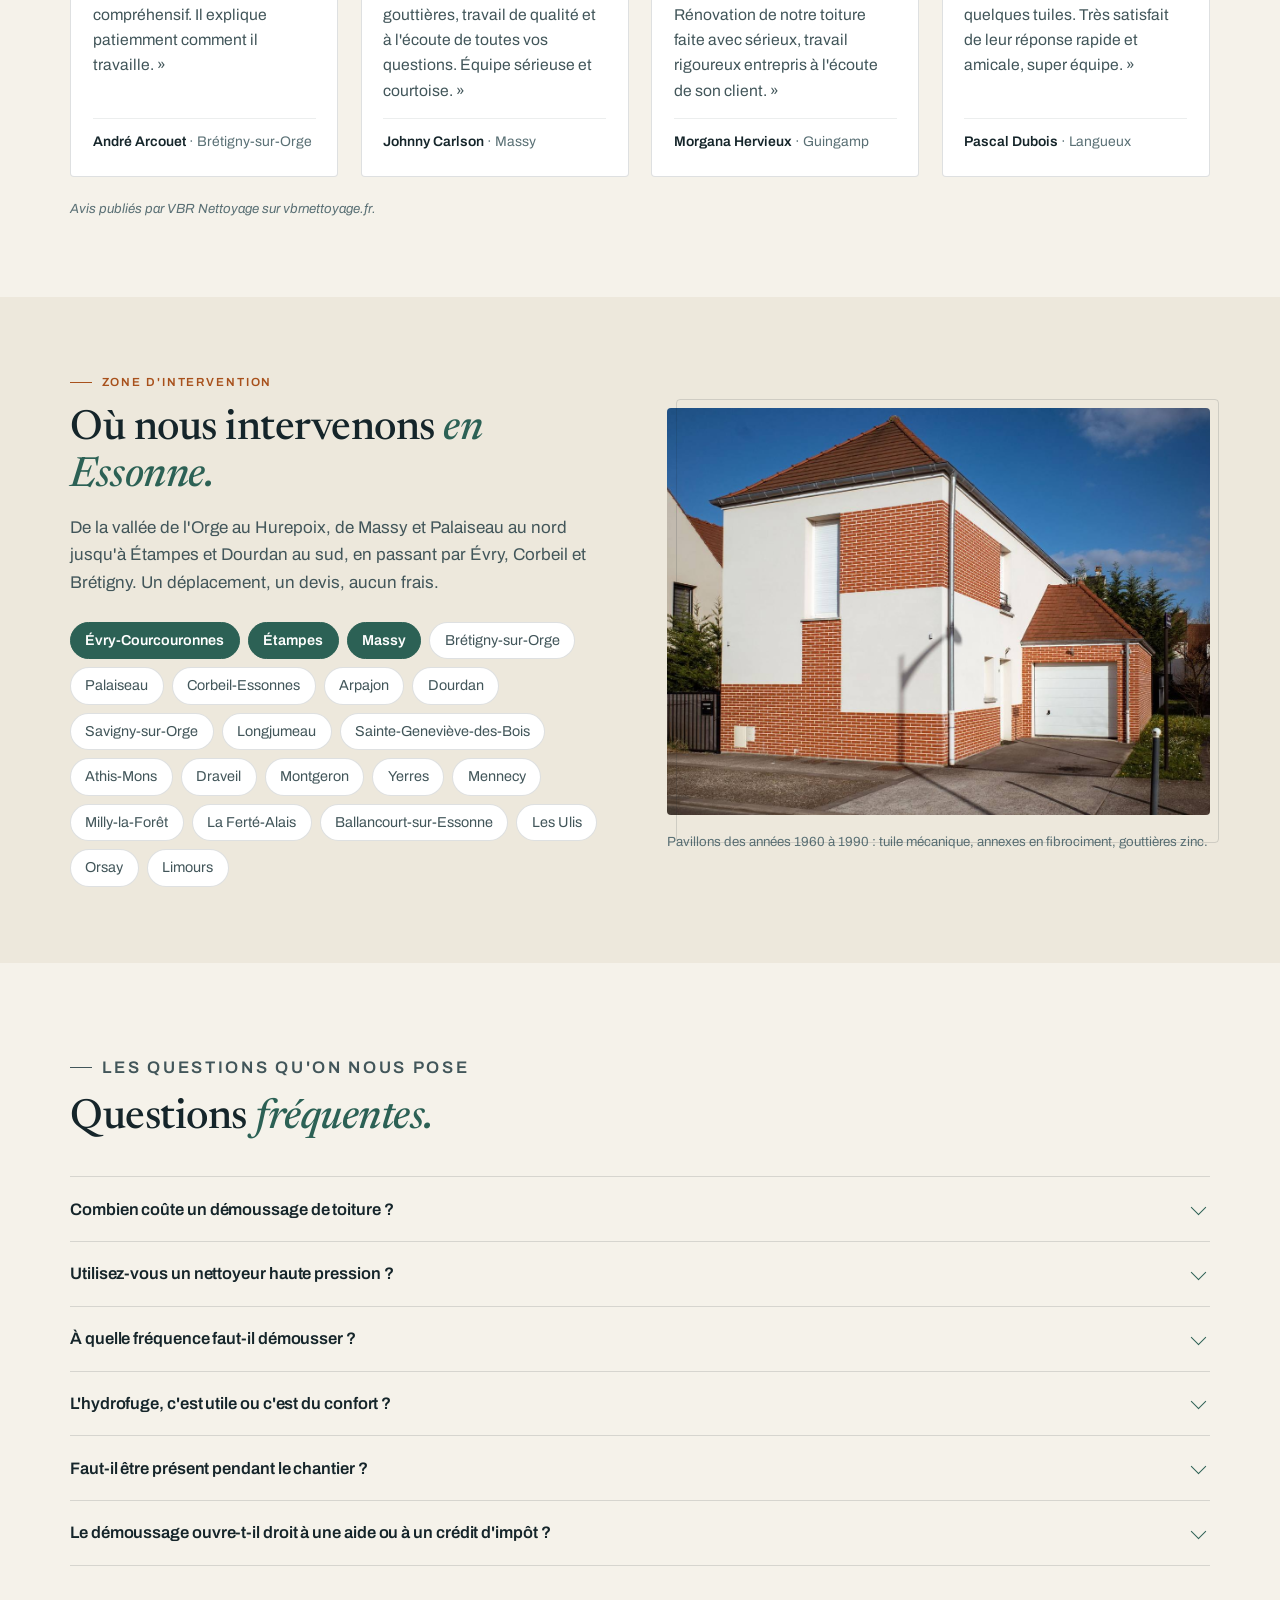
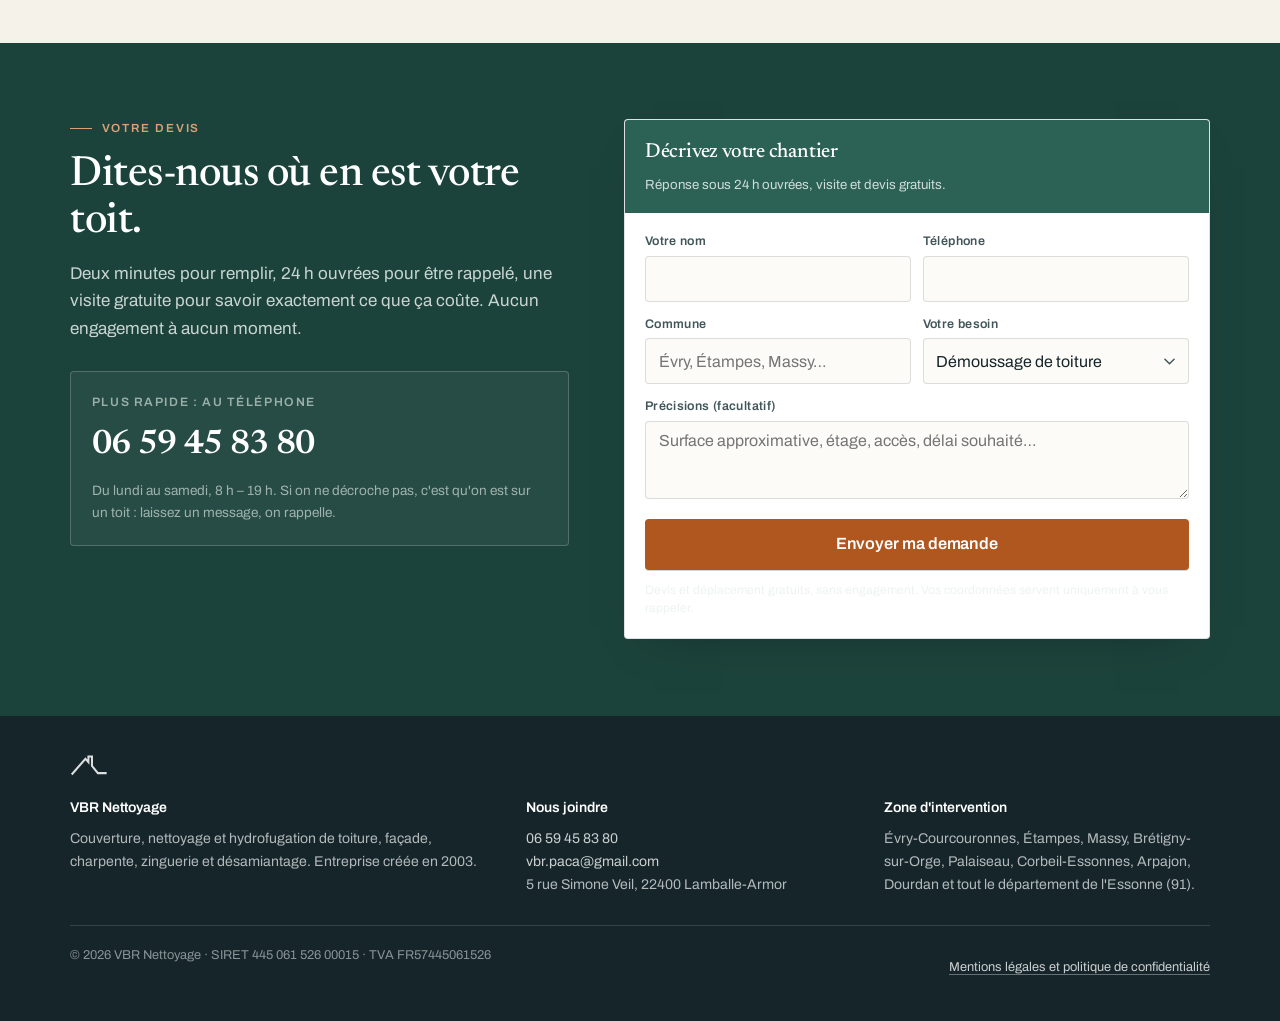
<file: essonne/demoussage-toiture/index.html>
<!DOCTYPE html>
<html lang="fr">
<head>
<meta charset="UTF-8" />
<meta name="viewport" content="width=device-width, initial-scale=1" />



<title>Démoussage de toiture en Essonne · devis gratuit sous 24 h | VBR</title>
<meta name="description" content="Démoussage, nettoyage et traitement hydrofuge de toiture à Évry, Étampes, Massy et dans tout le département de l'Essonne. Artisan installé depuis 2003, devis et visite gratuits. ☎ 06 59 45 83 80" />

<meta name="robots" content="noindex, nofollow" />
<link rel="canonical" href="https://vbr-pro.fr/essonne/demoussage-toiture/" />

<meta property="og:type" content="website" />
<meta property="og:locale" content="fr_FR" />
<meta property="og:title" content="Démoussage de toiture en Essonne · devis gratuit" />
<meta property="og:description" content="Grattage manuel, traitement anti-mousse, hydrofuge. Votre toiture nettoyée sans être décapée, à Évry, Étampes, Massy et dans tout le département de l'Essonne." />
<meta property="og:url" content="https://vbr-pro.fr/essonne/demoussage-toiture/" />
<meta property="og:image" content="https://vbr-pro.fr/assets/img/hero-nettoyage-toiture.jpg" />
<meta name="twitter:card" content="summary_large_image" />

<link rel="icon" type="image/svg+xml" href="../../assets/favicon.svg" />
<meta name="theme-color" content="#F5F2EA" />
<meta name="geo.region" content="FR-91" />
<meta name="geo.placename" content="Évry-Courcouronnes" />

<link rel="preconnect" href="https://fonts.googleapis.com" />
<link rel="preconnect" href="https://fonts.gstatic.com" crossorigin />
<link rel="stylesheet" href="https://fonts.googleapis.com/css2?family=Archivo:wght@400;500;600;700&family=Newsreader:ital,opsz,wght@0,6..72,400;0,6..72,500;0,6..72,600;1,6..72,400;1,6..72,500&display=swap" />
<link rel="preload" as="image" href="../../assets/img/hero-nettoyage-toiture.jpg" fetchpriority="high" />
<link rel="stylesheet" href="../../assets/styles.css?v=6" />


<script>
window.ADS_GTAG = 'AW-18438830933';
window.dataLayer = window.dataLayer || [];
function gtag(){dataLayer.push(arguments);}
/* Sans Consent Mode, Google n'a pas le droit de modéliser les conversions des
   visiteurs qui refusent : on les perd sèchement. Avec, il les estime.
   wait_for_update laisse 500 ms au choix déjà mémorisé pour arriver. */
var _consentVBR = null;
try { _consentVBR = localStorage.getItem('vbr_consent'); } catch (e) {}
gtag('consent', 'default', {
  ad_storage: 'denied', ad_user_data: 'denied', ad_personalization: 'denied',
  analytics_storage: 'denied', wait_for_update: 500
});
if (_consentVBR === 'granted') {
  gtag('consent', 'update', {
    ad_storage: 'granted', ad_user_data: 'granted',
    ad_personalization: 'granted', analytics_storage: 'granted'
  });
}
gtag('set', 'ads_data_redaction', true);
gtag('set', 'url_passthrough', true);
if (window.ADS_GTAG.indexOf('XXXX') === -1) {
  var s = document.createElement('script'); s.async = true;
  s.src = 'https://www.googletagmanager.com/gtag/js?id=' + window.ADS_GTAG;
  document.head.appendChild(s);
  gtag('js', new Date());
  gtag('config', window.ADS_GTAG, { allow_enhanced_conversions: true });
}
window.ADS_CONVERSION = 'AW-18438830933/gspjCJ3-vfEcENX2qNhE';
window.ADS_CONVERSION_APPEL = 'AW-18438830933/XsgfCJmWx_EcENX2qNhE';
/* Accroche alignée sur la requête tapée (voir script.js § 6). */
window.LP_VILLES = ["Évry","Évry-Courcouronnes","Courcouronnes","Étampes","Massy","Brétigny-sur-Orge","Brétigny","Palaiseau","Corbeil-Essonnes","Corbeil","Arpajon","Dourdan","Savigny-sur-Orge","Longjumeau","Sainte-Geneviève-des-Bois","Athis-Mons","Draveil","Montgeron","Yerres","Mennecy","Milly-la-Forêt","Les Ulis","Orsay","Limours"];
window.LP_MATCH = {
  prix:      {h1:"Votre prix de démoussage, <em>chiffré après visite.</em>",
              sub:"Surface, pente, matériau et accès font le tarif. On passe voir, on mesure, vous repartez avec un prix ferme. Déplacement et devis gratuits."},
  hydro:     {h1:"Toiture nettoyée, <em>puis protégée par hydrofuge.</em>",
              sub:"Après le démoussage, l'hydrofuge fait perler l'eau et ralentit nettement la repousse des mousses. Incolore ou coloré, au choix."},
  gouttiere: {h1:"Gouttières dégagées et <em>toiture nettoyée.</em>",
              sub:"Feuilles, mousses, descentes bouchées : on nettoie le toit et on libère l'écoulement dans la même intervention."},
  besoin:    {prix:"Démoussage de toiture", hydro:"Démoussage + traitement hydrofuge",
              gouttiere:"Nettoyage de gouttières"}
};
</script>

<script type="application/ld+json">
{
  "@context": "https://schema.org",
  "@type": "RoofingContractor",
  "@id": "https://vbr-pro.fr/essonne/demoussage-toiture/#business",
  "name": "VBR Nettoyage",
  "url": "https://vbr-pro.fr/essonne/demoussage-toiture/",
  "telephone": "+33659458380",
  "email": "vbr.paca@gmail.com",
  "image": "https://vbr-pro.fr/assets/img/hero-nettoyage-toiture.jpg",
  "identifier": "445 061 526",
  "foundingDate": "2003-02-03",
  "priceRange": "€€",
  "currenciesAccepted": "EUR",
  "paymentAccepted": "Chèque, Virement, Espèces",
  "description": "Démoussage, nettoyage basse pression et traitement hydrofuge de toiture à Évry, Étampes, Massy et dans tout le département de l'Essonne. Entreprise créée en 2003, devis et visite gratuits.",
  "address": {"@type":"PostalAddress","addressLocality":"Évry-Courcouronnes","postalCode":"91000","addressRegion":"Île-de-France","addressCountry":"FR"},
  "geo": {"@type":"GeoCoordinates","latitude":48.6238,"longitude":2.4295},
  "openingHoursSpecification": [{"@type":"OpeningHoursSpecification","dayOfWeek":["Monday","Tuesday","Wednesday","Thursday","Friday","Saturday"],"opens":"08:00","closes":"19:00"}],
  "areaServed": [{"@type":"City","name":"Évry-Courcouronnes"},{"@type":"City","name":"Étampes"},{"@type":"City","name":"Massy"},{"@type":"City","name":"Brétigny-sur-Orge"},{"@type":"City","name":"Palaiseau"},{"@type":"City","name":"Corbeil-Essonnes"},{"@type":"City","name":"Arpajon"},{"@type":"City","name":"Dourdan"},{"@type":"City","name":"Savigny-sur-Orge"},{"@type":"City","name":"Longjumeau"},{"@type":"City","name":"Sainte-Geneviève-des-Bois"},{"@type":"City","name":"Athis-Mons"},{"@type":"City","name":"Draveil"},{"@type":"City","name":"Montgeron"},{"@type":"City","name":"Yerres"},{"@type":"City","name":"Mennecy"}],
  "hasOfferCatalog": {"@type":"OfferCatalog","name":"Nettoyage et protection de toiture","itemListElement":[{"@type":"Offer","itemOffered":{"@type":"Service","name":"Démoussage de toiture par grattage manuel"}},{"@type":"Offer","itemOffered":{"@type":"Service","name":"Nettoyage basse pression de couverture"}},{"@type":"Offer","itemOffered":{"@type":"Service","name":"Traitement anti-mousse curatif et préventif"}},{"@type":"Offer","itemOffered":{"@type":"Service","name":"Traitement hydrofuge incolore ou coloré"}},{"@type":"Offer","itemOffered":{"@type":"Service","name":"Nettoyage de gouttières"}},{"@type":"Offer","itemOffered":{"@type":"Service","name":"Remplacement de tuiles et d'ardoises cassées"}}]}
}
</script>
<script type="application/ld+json">
{"@context":"https://schema.org","@type":"FAQPage","mainEntity":[{"@type":"Question","name":"Combien coûte un démoussage de toiture ?","acceptedAnswer":{"@type":"Answer","text":"Le prix se calcule au mètre carré et dépend de la surface, de la pente, du matériau, de l'accès et du traitement retenu. Le chiffrage est établi après visite : il est gratuit, détaillé et sans engagement."}},{"@type":"Question","name":"Utilisez-vous un nettoyeur haute pression ?","acceptedAnswer":{"@type":"Answer","text":"Pas sur une couverture ancienne. La haute pression enlève la couche de surface de la tuile et la rend poreuse : le toit est beau six mois, puis se dégrade plus vite qu'avant. Nous travaillons au grattage manuel et à la basse pression, avec un traitement anti-mousse qui finit le travail en profondeur."}},{"@type":"Question","name":"À quelle fréquence faut-il démousser ?","acceptedAnswer":{"@type":"Answer","text":"En Essonne, comptez plutôt tous les trois à cinq ans selon l'exposition. Les pavillons entourés d'arbres et les pans nord se salissent bien plus vite que le reste. Un hydrofuge appliqué après le nettoyage allonge nettement cet intervalle."}},{"@type":"Question","name":"L'hydrofuge, c'est utile ou c'est du confort ?","acceptedAnswer":{"@type":"Answer","text":"C'est utile. Il ne fait pas de miracle mais il fait perler l'eau au lieu de la laisser pénétrer, ce qui ralentit la repousse et limite l'humidité dans le matériau. En version colorée, il redonne aussi une teinte homogène à une couverture qui a mal vieilli."}},{"@type":"Question","name":"Faut-il être présent pendant le chantier ?","acceptedAnswer":{"@type":"Answer","text":"Non. Nous avons besoin d'un accès à la propriété et d'un point d'eau. Vous recevez des photos avant et après, et nous vous appelons si nous découvrons quelque chose qui n'était pas visible depuis le sol."}},{"@type":"Question","name":"Le démoussage ouvre-t-il droit à une aide ou à un crédit d'impôt ?","acceptedAnswer":{"@type":"Answer","text":"Non. C'est un entretien courant : ni crédit d'impôt, ni MaPrimeRénov'. En revanche il coûte sans commune mesure moins cher qu'une réfection de couverture, que l'absence d'entretien finit par rendre nécessaire."}}]}
</script>
</head>

<body data-lp="demoussage_toiture_91">


<header class="hdr">
  <div class="wrap hdr-in">
    <a class="brand" href="#haut" aria-label="VBR Nettoyage, accueil de la page">
      <svg viewBox="0 0 64 40" aria-hidden="true"><path d="M4 33 L26 8 L31 13.5 L31 4 L37 4 L37 20 L47 32 L60 32" fill="none" stroke="currentColor" stroke-width="3.4" stroke-linecap="square"/></svg>
      <span class="brand-txt">
        <span class="brand-name">VBR</span>
        <span class="brand-sub">Nettoyage · Couverture</span>
      </span>
    </a>
    <div class="hdr-act">
      <a class="hdr-tel" href="tel:+33659458380">
        <span>Devis gratuit</span><b>06 59 45 83 80</b>
      </a>
      <a class="btn btn-call" href="tel:+33659458380">
        <svg viewBox="0 0 24 24" fill="none" stroke="currentColor" stroke-width="2" stroke-linecap="round" stroke-linejoin="round" aria-hidden="true"><path d="M22 16.9v3a2 2 0 0 1-2.2 2 19.8 19.8 0 0 1-8.6-3.1 19.5 19.5 0 0 1-6-6A19.8 19.8 0 0 1 2.1 4.2 2 2 0 0 1 4.1 2h3a2 2 0 0 1 2 1.7c.1 1 .4 1.9.7 2.8a2 2 0 0 1-.5 2.1L8.1 9.9a16 16 0 0 0 6 6l1.3-1.3a2 2 0 0 1 2.1-.4c.9.3 1.8.6 2.8.7a2 2 0 0 1 1.7 2z"/></svg>
        Appeler
      </a>
    </div>
  </div>
</header>


<section class="hero" id="haut">
  <div class="wrap hero-grid">

    <div class="hero-copy">
      <p class="kicker">Démoussage · Traitement hydrofuge</p>
      <div class="hero-chips">
        <span class="hero-loc">
          <svg viewBox="0 0 24 24" fill="none" stroke="currentColor" stroke-width="2" aria-hidden="true"><path d="M21 10c0 7-9 12-9 12S3 17 3 10a9 9 0 0 1 18 0z"/><circle cx="12" cy="10" r="3"/></svg>
          Évry, Étampes, Massy et tout le 91
        </span>
        <span class="hero-anc">
          <svg viewBox="0 0 24 24" fill="none" stroke="currentColor" stroke-width="2" stroke-linecap="round" stroke-linejoin="round" aria-hidden="true"><path d="m4 12 5.5 5.5L20 6.5"/></svg>
          Artisan installé depuis 2003
        </span>
      </div>
      <h1>Votre toiture débarrassée des mousses, <em>puis protégée pour des années.</em></h1>
      <p class="hero-sub">Grattage manuel, traitement anti-mousse, hydrofuge : on nettoie sans décaper la couverture, et on ralentit durablement la repousse. Vous ne montez pas sur le toit et vous ne payez rien avant d'avoir vu le devis.</p>
      <ul class="hero-points"><li><svg viewBox="0 0 24 24" fill="none" stroke="currentColor" stroke-width="2" stroke-linecap="round" stroke-linejoin="round" aria-hidden="true"><path d="m4 12 5.5 5.5L20 6.5"/></svg><span>Grattage manuel et basse pression : la tuile et l'ardoise ne sont jamais agressées</span></li>
        <li><svg viewBox="0 0 24 24" fill="none" stroke="currentColor" stroke-width="2" stroke-linecap="round" stroke-linejoin="round" aria-hidden="true"><path d="m4 12 5.5 5.5L20 6.5"/></svg><span>Anti-mousse curatif, puis hydrofuge qui fait perler l'eau</span></li>
        <li><svg viewBox="0 0 24 24" fill="none" stroke="currentColor" stroke-width="2" stroke-linecap="round" stroke-linejoin="round" aria-hidden="true"><path d="m4 12 5.5 5.5L20 6.5"/></svg><span>Gouttières dégagées, chantier nettoyé et photos avant / après</span></li></ul>
      <div class="hero-cta">
        <a class="btn btn-call" href="tel:+33659458380">
          <svg viewBox="0 0 24 24" fill="none" stroke="currentColor" stroke-width="2" stroke-linecap="round" stroke-linejoin="round" aria-hidden="true"><path d="M22 16.9v3a2 2 0 0 1-2.2 2 19.8 19.8 0 0 1-8.6-3.1 19.5 19.5 0 0 1-6-6A19.8 19.8 0 0 1 2.1 4.2 2 2 0 0 1 4.1 2h3a2 2 0 0 1 2 1.7c.1 1 .4 1.9.7 2.8a2 2 0 0 1-.5 2.1L8.1 9.9a16 16 0 0 0 6 6l1.3-1.3a2 2 0 0 1 2.1-.4c.9.3 1.8.6 2.8.7a2 2 0 0 1 1.7 2z"/></svg>
          06 59 45 83 80
        </a>
        <a class="btn btn-ghost" href="#devis">Recevoir mon devis</a>
      </div>
      <p class="hero-prix"><a href="#prix">Combien ça coûte, chez vous&nbsp;?</a> Ce qui fait varier le prix, expliqué sans détour.</p>
      <p class="hero-micro">Réponse le jour même du lundi au samedi, 8 h – 19 h. Le formulaire, lui, reste ouvert 7 j/7 : on rappelle dès la réouverture.</p>

      <figure class="hero-shot">
        <img src="../../assets/img/hero-nettoyage-toiture.jpg" alt="Nettoyage basse pression d'une toiture en ardoise" width="1400" height="934" fetchpriority="high" />
        <figcaption>Nettoyage basse pression d'une couverture en ardoise. Photo d'illustration du métier.</figcaption>
      </figure>
    </div>

    <div class="hero-form-col">
      <div class="hero-panel" style="background-image:url('../../assets/img/hero-nettoyage-toiture.jpg')" role="img" aria-label="Nettoyage basse pression d'une toiture en ardoise"></div>
      <div class="form-card" id="devis">
        <div class="form-head">
          <b>Votre devis démoussage</b>
          <span>Visite sur place et chiffrage gratuits, réponse sous 24 h ouvrées.</span>
        </div>
        <div class="form-body">
          <form class="js-devis" id="devis-form" novalidate>
            <div class="form-success" role="status">Merci, votre demande est partie. On vous rappelle sous 24 h ouvrées pour convenir de la visite.</div>
            <div class="form-error" role="alert">L'envoi n'a pas abouti. Appelez-nous au 06 59 45 83 80, c'est plus rapide.</div>
            <div class="form-fields">
              <input type="hidden" name="access_key" value="c4a1ff19-e6a3-4c55-98bf-d4e666ee1ffc" />
              <input type="hidden" name="gclid" value="" />
              <input type="hidden" name="source" value="" />
              <input type="hidden" name="campagne" value="" />
              <input type="hidden" name="mot_cle" value="" />
              <input type="hidden" name="page" value="" />
              <input class="hp" type="text" name="botcheck" tabindex="-1" autocomplete="off" aria-hidden="true" />

              <div class="field">
                <label for="f-nom">Votre nom</label>
                <input id="f-nom" name="nom" type="text" autocomplete="name" required />
              </div>
              <div class="field-row">
                <div class="field">
                  <label for="f-tel">Téléphone</label>
                  <input id="f-tel" name="tel" type="tel" inputmode="tel" autocomplete="tel" required />
                </div>
                <div class="field">
                  <label for="f-ville">Commune</label>
                  <input id="f-ville" name="ville" type="text" placeholder="Évry, Étampes, Massy…" required />
                </div>
              </div>
              <div class="field">
                <label for="f-besoin">Votre besoin</label>
                <select id="f-besoin" name="besoin"><option>Démoussage de toiture</option>
            <option>Démoussage + traitement hydrofuge</option>
            <option>Hydrofuge coloré (changement de teinte)</option>
            <option>Nettoyage de gouttières</option>
            <option>Je ne sais pas encore, je veux un avis</option></select>
              </div>
              <div class="field">
                <label for="f-msg">Précisions (facultatif)</label>
                <textarea id="f-msg" name="message" placeholder="Surface approximative, étage, accès, délai souhaité…"></textarea>
              </div>
              <button class="btn btn-call btn-full" type="submit">Demander mon devis gratuit</button>
              <p class="form-legal">Devis et déplacement gratuits, sans engagement. Vos coordonnées servent uniquement à vous rappeler.</p>
            </div>
          </form>
        </div>
      </div>
    </div>

  </div>

  
  <div class="trust">
    <div class="wrap trust-in">
      <div class="trust-it"><b>Entreprise créée en 2003</b><span>SIREN 445 061 526, artisan déclaré</span></div>
      <div class="trust-it"><b>Équipe présente en Essonne</b><span>Intervention sur tout le 91</span></div>
      <div class="trust-it"><b>Devis et visite gratuits</b><span>Chiffrage ferme, aucun engagement</span></div>
      <div class="trust-it"><b>Toit, façade, charpente</b><span>Un seul interlocuteur du haut en bas</span></div>
    </div>
  </div>
</section>


<section class="sec sec-dark" id="pourquoi">
  <div class="wrap">
    <div class="split split-wide">
      <div>
        <p class="kicker is-light">Pourquoi ça ne peut pas attendre</p>
        <h2>La mousse ne salit pas un toit. <em>Elle le mange.</em></h2>
        <p>En Essonne, c'est l'alternance gel-dégel qui fait les dégâts. L'humidité stagne sous les grands arbres des pavillons, la mousse s'installe sur la tuile mécanique, gonfle d'eau, et le premier gel de janvier fait éclater la surface qu'elle recouvre.</p>
        <ul class="checks"><li><svg viewBox="0 0 24 24" fill="none" stroke="currentColor" stroke-width="2" stroke-linecap="round" stroke-linejoin="round" aria-hidden="true"><path d="m4 12 5.5 5.5L20 6.5"/></svg><span><b>Elle retient l'eau contre le matériau</b> · au premier gel, l'eau prise dans la mousse fait éclater la surface de la tuile, qui devient poreuse</span></li>
          <li><svg viewBox="0 0 24 24" fill="none" stroke="currentColor" stroke-width="2" stroke-linecap="round" stroke-linejoin="round" aria-hidden="true"><path d="m4 12 5.5 5.5L20 6.5"/></svg><span><b>Elle bouche l'évacuation</b> · les filaments finissent dans les gouttières et les descentes : l'eau déborde et ruisselle sur la façade</span></li>
          <li><svg viewBox="0 0 24 24" fill="none" stroke="currentColor" stroke-width="2" stroke-linecap="round" stroke-linejoin="round" aria-hidden="true"><path d="m4 12 5.5 5.5L20 6.5"/></svg><span><b>Elle s'ancre en profondeur</b> · plus on attend, plus le nettoyage doit être agressif, et plus il use la couverture</span></li>
          <li><svg viewBox="0 0 24 24" fill="none" stroke="currentColor" stroke-width="2" stroke-linecap="round" stroke-linejoin="round" aria-hidden="true"><path d="m4 12 5.5 5.5L20 6.5"/></svg><span><b>Elle raccourcit la vie du toit</b> · une couverture jamais entretenue se refait bien plus tôt, pour un montant sans commune mesure avec un démoussage</span></li></ul>
        <div class="warn"><p><b>Le bon moment, c'est avant que la tuile ne devienne poreuse.</b> Après, le démoussage ne suffit plus : il faut remplacer les éléments abîmés, parfois toute la couverture.</p></div>
      </div>
      <figure class="frame frame-tall">
        <img src="../../assets/img/tuiles-mousse-gros-plan.jpg" alt="Touffes de mousse installées entre les tuiles d'une toiture" loading="lazy" width="1400" height="1750" />
        <figcaption>Une fois que la mousse forme des touffes, elle a déjà pris l'épaisseur du matériau.</figcaption>
      </figure>
    </div>
  </div>
</section>


<section class="sec" id="prestation">
  <div class="wrap">
    <div class="split">
      <figure class="frame">
        <img src="../../assets/img/toit-tuiles-cheminee.jpg" alt="Toiture avant intervention de démoussage" loading="lazy" width="1400" height="1050" />
        <figcaption>Chaque couverture a sa méthode : l'ardoise ne se traite pas comme la tuile mécanique.</figcaption>
      </figure>
      <div>
        <p class="kicker">Notre méthode</p>
        <h2>On nettoie le toit. <em>On ne le décape pas.</em></h2>
        <p style="color:var(--ink-2);margin-top:.9rem">Le nettoyeur haute pression braqué sur une vieille tuile fait un beau résultat le jour même, et une toiture poreuse trois ans plus tard. On travaille autrement.</p>
        <ul class="checks"><li><svg viewBox="0 0 24 24" fill="none" stroke="currentColor" stroke-width="2" stroke-linecap="round" stroke-linejoin="round" aria-hidden="true"><path d="m4 12 5.5 5.5L20 6.5"/></svg><span><b>Grattage manuel</b> · les touffes et les lichens accrochés partent à la brosse et au grattoir, sans arracher la couche de surface</span></li>
          <li><svg viewBox="0 0 24 24" fill="none" stroke="currentColor" stroke-width="2" stroke-linecap="round" stroke-linejoin="round" aria-hidden="true"><path d="m4 12 5.5 5.5L20 6.5"/></svg><span><b>Rinçage basse pression</b> · la pression est réglée selon le matériau et son état, jamais l'inverse</span></li>
          <li><svg viewBox="0 0 24 24" fill="none" stroke="currentColor" stroke-width="2" stroke-linecap="round" stroke-linejoin="round" aria-hidden="true"><path d="m4 12 5.5 5.5L20 6.5"/></svg><span><b>Anti-mousse curatif</b> · pulvérisé sur l'ensemble des pans, il tue ce que le grattage ne prend pas, jusque dans les recouvrements</span></li>
          <li><svg viewBox="0 0 24 24" fill="none" stroke="currentColor" stroke-width="2" stroke-linecap="round" stroke-linejoin="round" aria-hidden="true"><path d="m4 12 5.5 5.5L20 6.5"/></svg><span><b>Hydrofuge incolore ou coloré</b> · l'eau perle au lieu de pénétrer, la repousse est nettement ralentie, et la teinte se choisit si vous le souhaitez</span></li>
          <li><svg viewBox="0 0 24 24" fill="none" stroke="currentColor" stroke-width="2" stroke-linecap="round" stroke-linejoin="round" aria-hidden="true"><path d="m4 12 5.5 5.5L20 6.5"/></svg><span><b>Gouttières et descentes dégagées</b> · inutile de nettoyer un toit si l'eau reste bloquée en bas</span></li>
          <li><svg viewBox="0 0 24 24" fill="none" stroke="currentColor" stroke-width="2" stroke-linecap="round" stroke-linejoin="round" aria-hidden="true"><path d="m4 12 5.5 5.5L20 6.5"/></svg><span><b>Petites reprises signalées</b> · tuile fendue, ardoise glissée, faîtage descellé : on vous le montre en photo et on le chiffre à part</span></li></ul>
      </div>
    </div>
  </div>
</section>


<section class="sec sec-tint" id="deroule">
  <div class="wrap">
    <div class="sec-head">
      <p class="kicker">Comment ça se passe</p>
      <h2>Du premier appel à la <em>fin de chantier.</em></h2>
      <p>Aucune surprise : vous savez à l'avance qui vient, quand, et ce que vous payez.</p>
    </div>
    <div class="steps"><div class="step"><span class="step-n">01</span><h3>Vous appelez</h3><p>Un échange de trois minutes : type de toit, surface approximative, ce que vous constatez. On vous dit tout de suite si le démoussage suffit.</p></div>
      <div class="step"><span class="step-n">02</span><h3>On vient voir</h3><p>Montée sur le toit, mesure, état des tuiles, des solins et des gouttières. Vous recevez des photos de ce qu'on a vu.</p></div>
      <div class="step"><span class="step-n">03</span><h3>Le devis</h3><p>Détaillé ligne par ligne, valable un mois, sans engagement. Vous savez ce qui est compris et ce qui ne l'est pas.</p></div>
      <div class="step"><span class="step-n">04</span><h3>Le chantier</h3><p>Une journée dans la grande majorité des cas. On repart avec nos déchets, et vous recevez les photos après.</p></div></div>
  </div>
</section>





<section class="sec sec-tint" id="prix">
  <div class="wrap">
    <div class="sec-head">
      <p class="kicker">Combien ça coûte</p>
      <h2>Un démoussage se chiffre au mètre carré. <em>Pas au téléphone.</em></h2>
      <p>On peut vous donner un ordre de grandeur par téléphone. On ne peut pas vous donner un prix : deux toits de même surface peuvent aller du simple au double selon la pente et l'accès.</p>
    </div>
    <div class="budget">
      <p style="font-weight:600;margin:0">Ce qui fait varier le prix, chez vous :</p>
      <div class="budget-grid"><div class="bf"><b>La surface et la pente</b><span>un toit à forte pente demande des points d'ancrage et du temps ; c'est le premier poste.</span></div>
        <div class="bf"><b>Le matériau et son état</b><span>ardoise, tuile mécanique, tuile plate : ni la même méthode, ni le même rendement au mètre carré.</span></div>
        <div class="bf"><b>L'accès</b><span>échafaudage, nacelle, jardin en pente, mitoyenneté : c'est souvent là que se joue la différence de prix.</span></div>
        <div class="bf"><b>Le traitement retenu</b><span>démoussage seul, avec anti-mousse, avec hydrofuge incolore ou coloré : quatre budgets différents.</span></div></div>
      <div class="budget-foot">
        <p>Aucun couvreur sérieux ne chiffre une toiture sans l'avoir vue. Notre visite est gratuite et sans engagement, et le devis qui en sort est ferme : c'est le prix que vous payez.</p>
        <a class="btn btn-call" href="#devis">Obtenir mon chiffrage</a>
      </div>
    </div>
  </div>
</section>


<section class="band" style="background-image:url('../../assets/img/toits-ardoise-bretagne.jpg')">
  <div class="wrap band-in">
    <h2>Un toit qui verdit ne redevient pas propre tout seul.</h2>
    <p>Chaque hiver passé sans traitement, la mousse gagne du terrain et le matériau en perd. Un appel suffit pour savoir où vous en êtes.</p>
    <div class="band-cta">
      <a class="btn btn-call" href="tel:+33659458380">Appeler le 06 59 45 83 80</a>
      <a class="btn btn-ghost" href="#devis">Demander un devis</a>
    </div>
  </div>
</section>


<section class="sec" id="avis">
  <div class="wrap">
    <div class="sec-head">
      <p class="kicker">Ce qu'en disent les clients</p>
      <h2>Ce que disent <em>nos clients.</em></h2>
    </div>
    <div class="avis"><blockquote><p>« Professionnel réactif et très compréhensif. Il explique patiemment comment il travaille. »</p><footer><b>André Arcouet</b> · Brétigny-sur-Orge</footer></blockquote>
      <blockquote><p>« Très professionnel. Pose de gouttières, travail de qualité et à l'écoute de toutes vos questions. Équipe sérieuse et courtoise. »</p><footer><b>Johnny Carlson</b> · Massy</footer></blockquote>
      <blockquote><p>« Très professionnel. Rénovation de notre toiture faite avec sérieux, travail rigoureux entrepris à l'écoute de son client. »</p><footer><b>Morgana Hervieux</b> · Guingamp</footer></blockquote>
      <blockquote><p>« J'avais besoin de remplacer quelques tuiles. Très satisfait de leur réponse rapide et amicale, super équipe. »</p><footer><b>Pascal Dubois</b> · Langueux</footer></blockquote></div>
    <p class="ba-note">Avis publiés par VBR Nettoyage sur vbrnettoyage.fr.</p>
  </div>
</section>


<section class="sec sec-tint" id="zones">
  <div class="wrap">
    <div class="split">
      <div>
        <p class="kicker">Zone d'intervention</p>
        <h2>Où nous intervenons <em>en Essonne.</em></h2>
        <p style="color:var(--ink-2);margin-top:.9rem">De la vallée de l'Orge au Hurepoix, de Massy et Palaiseau au nord jusqu'à Étampes et Dourdan au sud, en passant par Évry, Corbeil et Brétigny. Un déplacement, un devis, aucun frais.</p>
        <div class="zones"><span class="zone zone-main">Évry-Courcouronnes</span>
          <span class="zone zone-main">Étampes</span>
          <span class="zone zone-main">Massy</span>
          <span class="zone">Brétigny-sur-Orge</span>
          <span class="zone">Palaiseau</span>
          <span class="zone">Corbeil-Essonnes</span>
          <span class="zone">Arpajon</span>
          <span class="zone">Dourdan</span>
          <span class="zone">Savigny-sur-Orge</span>
          <span class="zone">Longjumeau</span>
          <span class="zone">Sainte-Geneviève-des-Bois</span>
          <span class="zone">Athis-Mons</span>
          <span class="zone">Draveil</span>
          <span class="zone">Montgeron</span>
          <span class="zone">Yerres</span>
          <span class="zone">Mennecy</span>
          <span class="zone">Milly-la-Forêt</span>
          <span class="zone">La Ferté-Alais</span>
          <span class="zone">Ballancourt-sur-Essonne</span>
          <span class="zone">Les Ulis</span>
          <span class="zone">Orsay</span>
          <span class="zone">Limours</span></div>
      </div>
      <figure class="frame">
        <img src="../../assets/img/pavillon-brique-idf.jpg" alt="Pavillon francilien en brique avec toiture en tuiles" loading="lazy" width="1400" height="1050" />
        <figcaption>Pavillons des années 1960 à 1990 : tuile mécanique, annexes en fibrociment, gouttières zinc.</figcaption>
      </figure>
    </div>
  </div>
</section>


<section class="sec" id="faq">
  <div class="wrap">
    <div class="sec-head">
      <p class="kicker">Les questions qu'on nous pose</p>
      <h2>Questions <em>fréquentes.</em></h2>
    </div>
    <div class="faq"><details><summary>Combien coûte un démoussage de toiture ?</summary><p>Le prix se calcule au mètre carré et dépend de la surface, de la pente, du matériau, de l'accès et du traitement retenu. Le chiffrage est établi après visite : il est gratuit, détaillé et sans engagement.</p></details>
      <details><summary>Utilisez-vous un nettoyeur haute pression ?</summary><p>Pas sur une couverture ancienne. La haute pression enlève la couche de surface de la tuile et la rend poreuse : le toit est beau six mois, puis se dégrade plus vite qu'avant. Nous travaillons au grattage manuel et à la basse pression, avec un traitement anti-mousse qui finit le travail en profondeur.</p></details>
      <details><summary>À quelle fréquence faut-il démousser ?</summary><p>En Essonne, comptez plutôt tous les trois à cinq ans selon l'exposition. Les pavillons entourés d'arbres et les pans nord se salissent bien plus vite que le reste. Un hydrofuge appliqué après le nettoyage allonge nettement cet intervalle.</p></details>
      <details><summary>L'hydrofuge, c'est utile ou c'est du confort ?</summary><p>C'est utile. Il ne fait pas de miracle mais il fait perler l'eau au lieu de la laisser pénétrer, ce qui ralentit la repousse et limite l'humidité dans le matériau. En version colorée, il redonne aussi une teinte homogène à une couverture qui a mal vieilli.</p></details>
      <details><summary>Faut-il être présent pendant le chantier ?</summary><p>Non. Nous avons besoin d'un accès à la propriété et d'un point d'eau. Vous recevez des photos avant et après, et nous vous appelons si nous découvrons quelque chose qui n'était pas visible depuis le sol.</p></details>
      <details><summary>Le démoussage ouvre-t-il droit à une aide ou à un crédit d'impôt ?</summary><p>Non. C'est un entretien courant : ni crédit d'impôt, ni MaPrimeRénov'. En revanche il coûte sans commune mesure moins cher qu'une réfection de couverture, que l'absence d'entretien finit par rendre nécessaire.</p></details></div>
  </div>
</section>


<section class="sec final" id="contact">
  <div class="wrap final-grid">
    <div>
      <p class="kicker is-light">Votre devis</p>
      <h2>Dites-nous où en est votre toit.</h2>
      <p style="margin-top:.9rem">Deux minutes pour remplir, 24 h ouvrées pour être rappelé, une visite gratuite pour savoir exactement ce que ça coûte. Aucun engagement à aucun moment.</p>
      <div class="call-card">
        <span>Plus rapide : au téléphone</span>
        <a href="tel:+33659458380">06 59 45 83 80</a>
        <small>Du lundi au samedi, 8 h – 19 h. Si on ne décroche pas, c'est qu'on est sur un toit : laissez un message, on rappelle.</small>
      </div>
    </div>

    <div class="form-card">
      <div class="form-head">
        <b>Décrivez votre chantier</b>
        <span>Réponse sous 24 h ouvrées, visite et devis gratuits.</span>
      </div>
      <div class="form-body">
        <form class="js-devis" id="devis-form-bas" novalidate>
          <div class="form-success" role="status">Merci, votre demande est partie. On vous rappelle sous 24 h ouvrées pour convenir de la visite.</div>
          <div class="form-error" role="alert">L'envoi n'a pas abouti. Appelez-nous au 06 59 45 83 80, c'est plus rapide.</div>
          <div class="form-fields">
            <input type="hidden" name="access_key" value="c4a1ff19-e6a3-4c55-98bf-d4e666ee1ffc" />
            <input type="hidden" name="gclid" value="" />
            <input type="hidden" name="source" value="" />
            <input type="hidden" name="campagne" value="" />
            <input type="hidden" name="mot_cle" value="" />
            <input type="hidden" name="page" value="" />
            <input class="hp" type="text" name="botcheck" tabindex="-1" autocomplete="off" aria-hidden="true" />

            <div class="field-row">
              <div class="field">
                <label for="b-nom">Votre nom</label>
                <input id="b-nom" name="nom" type="text" autocomplete="name" required />
              </div>
              <div class="field">
                <label for="b-tel">Téléphone</label>
                <input id="b-tel" name="tel" type="tel" inputmode="tel" autocomplete="tel" required />
              </div>
            </div>
            <div class="field-row">
              <div class="field">
                <label for="b-ville">Commune</label>
                <input id="b-ville" name="ville" type="text" placeholder="Évry, Étampes, Massy…" required />
              </div>
              <div class="field">
                <label for="b-besoin">Votre besoin</label>
                <select id="b-besoin" name="besoin"><option>Démoussage de toiture</option>
            <option>Démoussage + traitement hydrofuge</option>
            <option>Hydrofuge coloré (changement de teinte)</option>
            <option>Nettoyage de gouttières</option>
            <option>Je ne sais pas encore, je veux un avis</option></select>
              </div>
            </div>
            <div class="field">
              <label for="b-msg">Précisions (facultatif)</label>
              <textarea id="b-msg" name="message" placeholder="Surface approximative, étage, accès, délai souhaité…"></textarea>
            </div>
            <button class="btn btn-call btn-full" type="submit">Envoyer ma demande</button>
            <p class="form-legal">Devis et déplacement gratuits, sans engagement. Vos coordonnées servent uniquement à vous rappeler.</p>
          </div>
        </form>
      </div>
    </div>
  </div>
</section>


<footer class="ftr">
  <div class="wrap">
    <svg viewBox="0 0 64 40" aria-hidden="true"><path d="M4 33 L26 8 L31 13.5 L31 4 L37 4 L37 20 L47 32 L60 32" fill="none" stroke="currentColor" stroke-width="3.4" stroke-linecap="square"/></svg>
    <div class="ftr-grid">
      <div>
        <b>VBR Nettoyage</b>
        Couverture, nettoyage et hydrofugation de toiture, façade, charpente, zinguerie et désamiantage. Entreprise créée en 2003.
      </div>
      <div>
        <b>Nous joindre</b>
        <a href="tel:+33659458380">06 59 45 83 80</a><br />
        <a href="mailto:vbr.paca@gmail.com">vbr.paca@gmail.com</a><br />
        5 rue Simone Veil, 22400 Lamballe-Armor
      </div>
      <div>
        <b>Zone d'intervention</b>
        Évry-Courcouronnes, Étampes, Massy, Brétigny-sur-Orge, Palaiseau, Corbeil-Essonnes, Arpajon, Dourdan et tout le département de l'Essonne (91).
      </div>
    </div>
    <div class="ftr-bot">
      <span>© <span id="year">2026</span> VBR Nettoyage · SIRET 445 061 526 00015 · TVA FR57445061526</span>
      <span><a href="https://www.vbrnettoyage.fr/mentions-legales" rel="nofollow">Mentions légales et politique de confidentialité</a></span>
    </div>
  </div>
</footer>


<div class="callbar">
  <a class="btn btn-call" href="tel:+33659458380">
    <svg viewBox="0 0 24 24" fill="none" stroke="currentColor" stroke-width="2" stroke-linecap="round" stroke-linejoin="round" aria-hidden="true"><path d="M22 16.9v3a2 2 0 0 1-2.2 2 19.8 19.8 0 0 1-8.6-3.1 19.5 19.5 0 0 1-6-6A19.8 19.8 0 0 1 2.1 4.2 2 2 0 0 1 4.1 2h3a2 2 0 0 1 2 1.7c.1 1 .4 1.9.7 2.8a2 2 0 0 1-.5 2.1L8.1 9.9a16 16 0 0 0 6 6l1.3-1.3a2 2 0 0 1 2.1-.4c.9.3 1.8.6 2.8.7a2 2 0 0 1 1.7 2z"/></svg>
    Appeler
  </a>
  <a class="btn btn-ghost" href="#devis">Devis gratuit</a>
</div>

<script src="../../assets/script.js?v=6" defer></script>
</body>
</html>
</file>
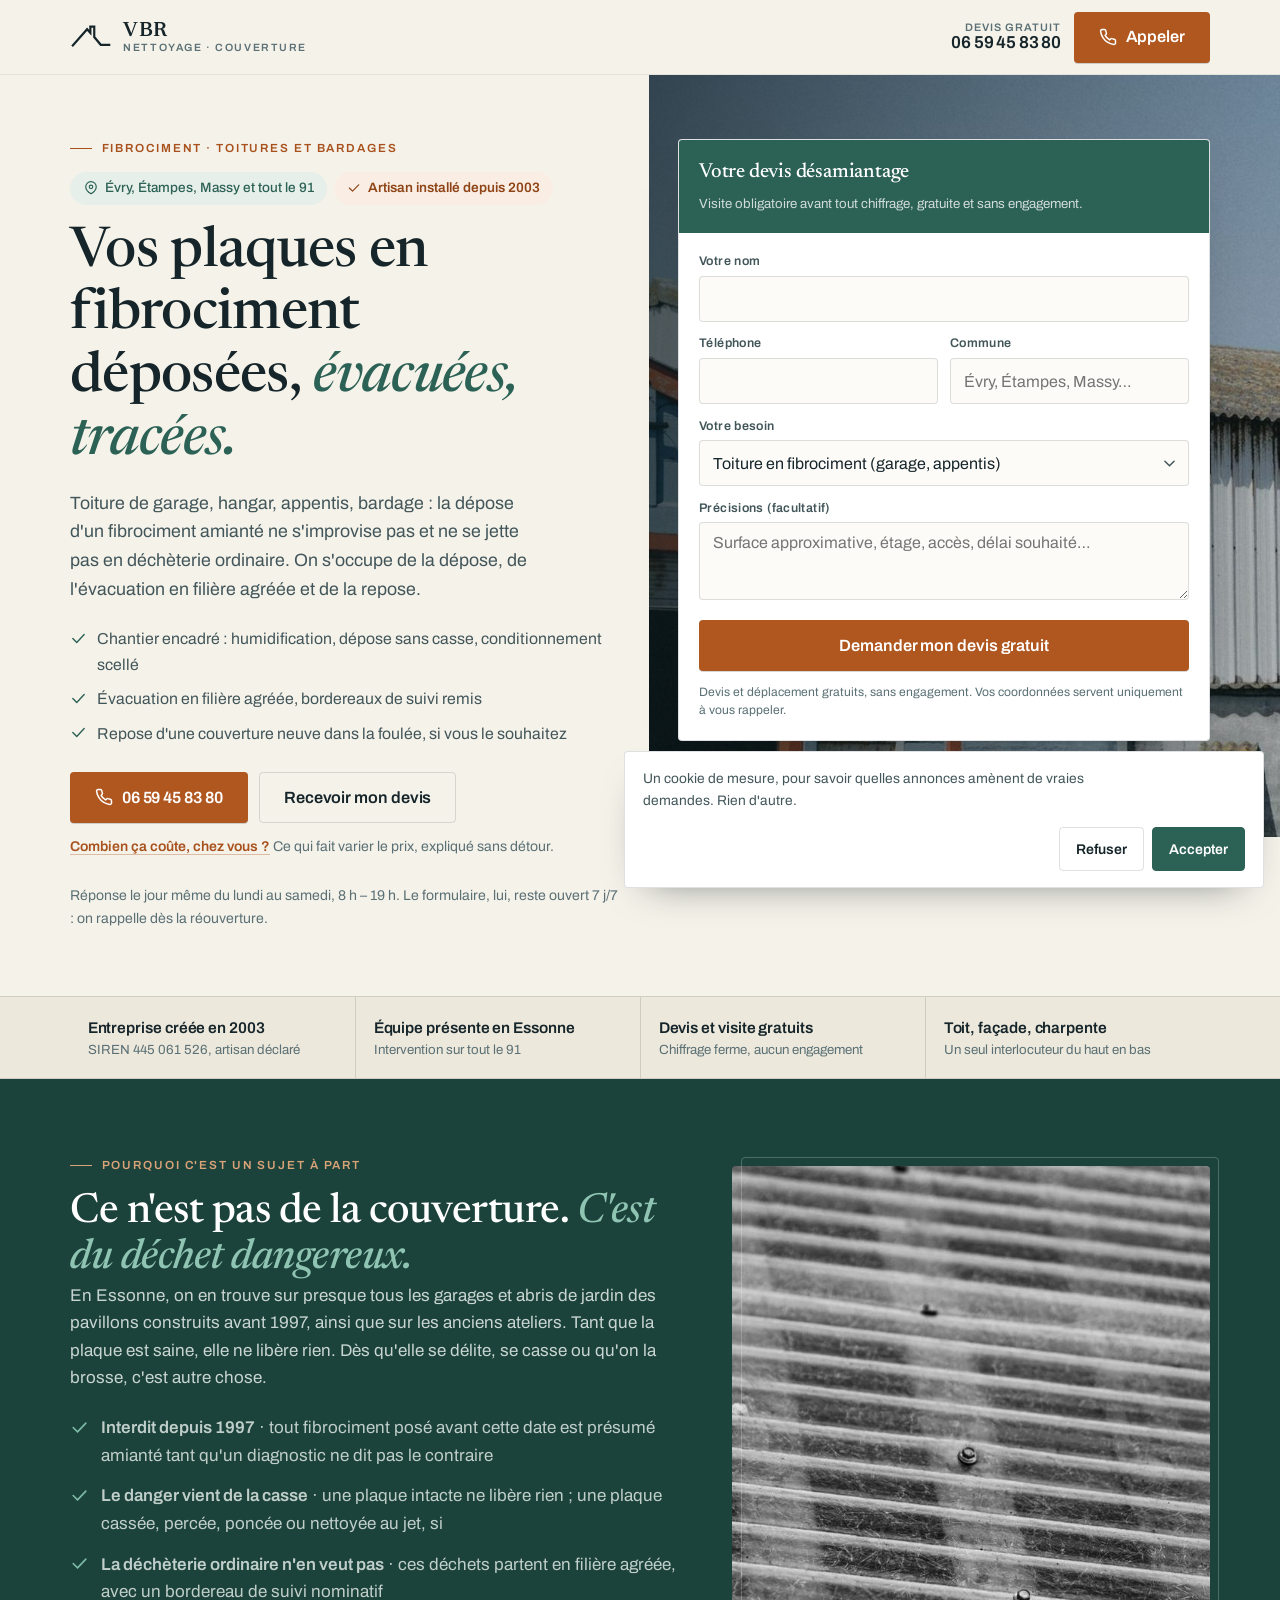
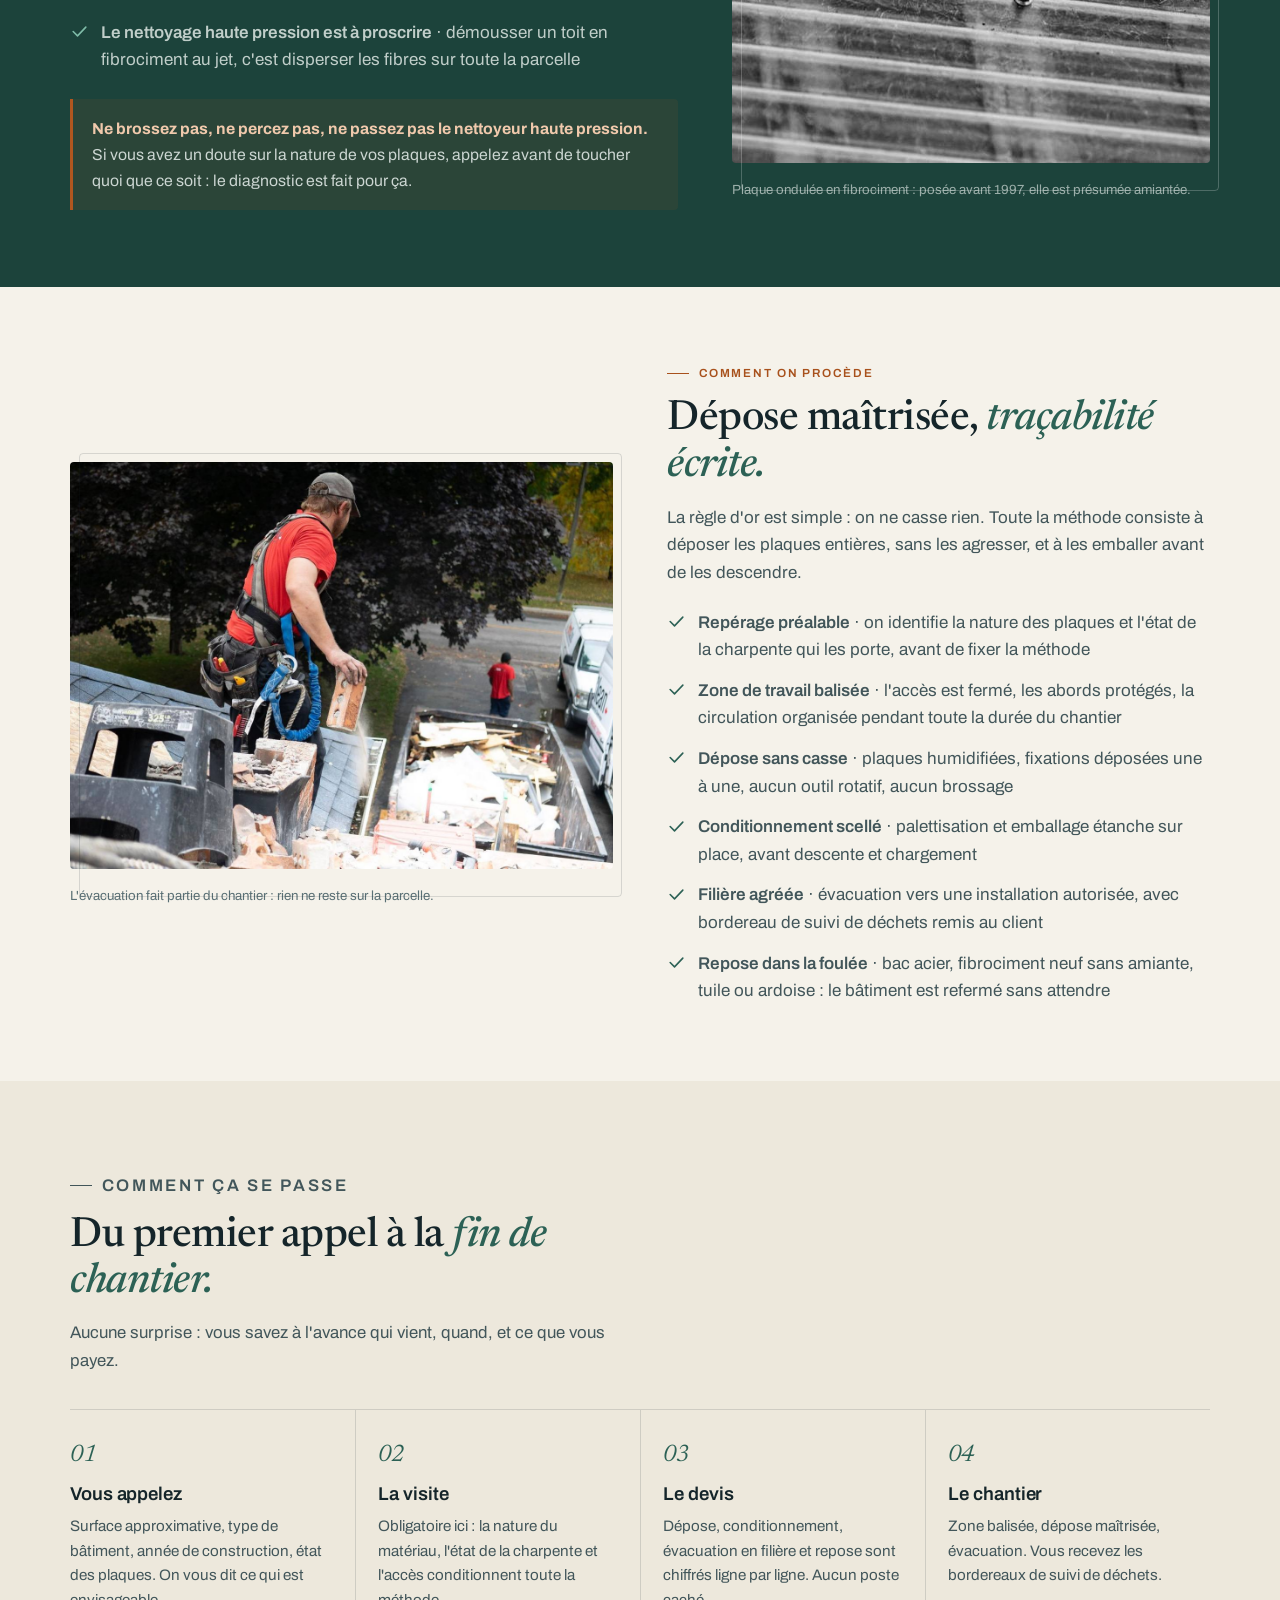
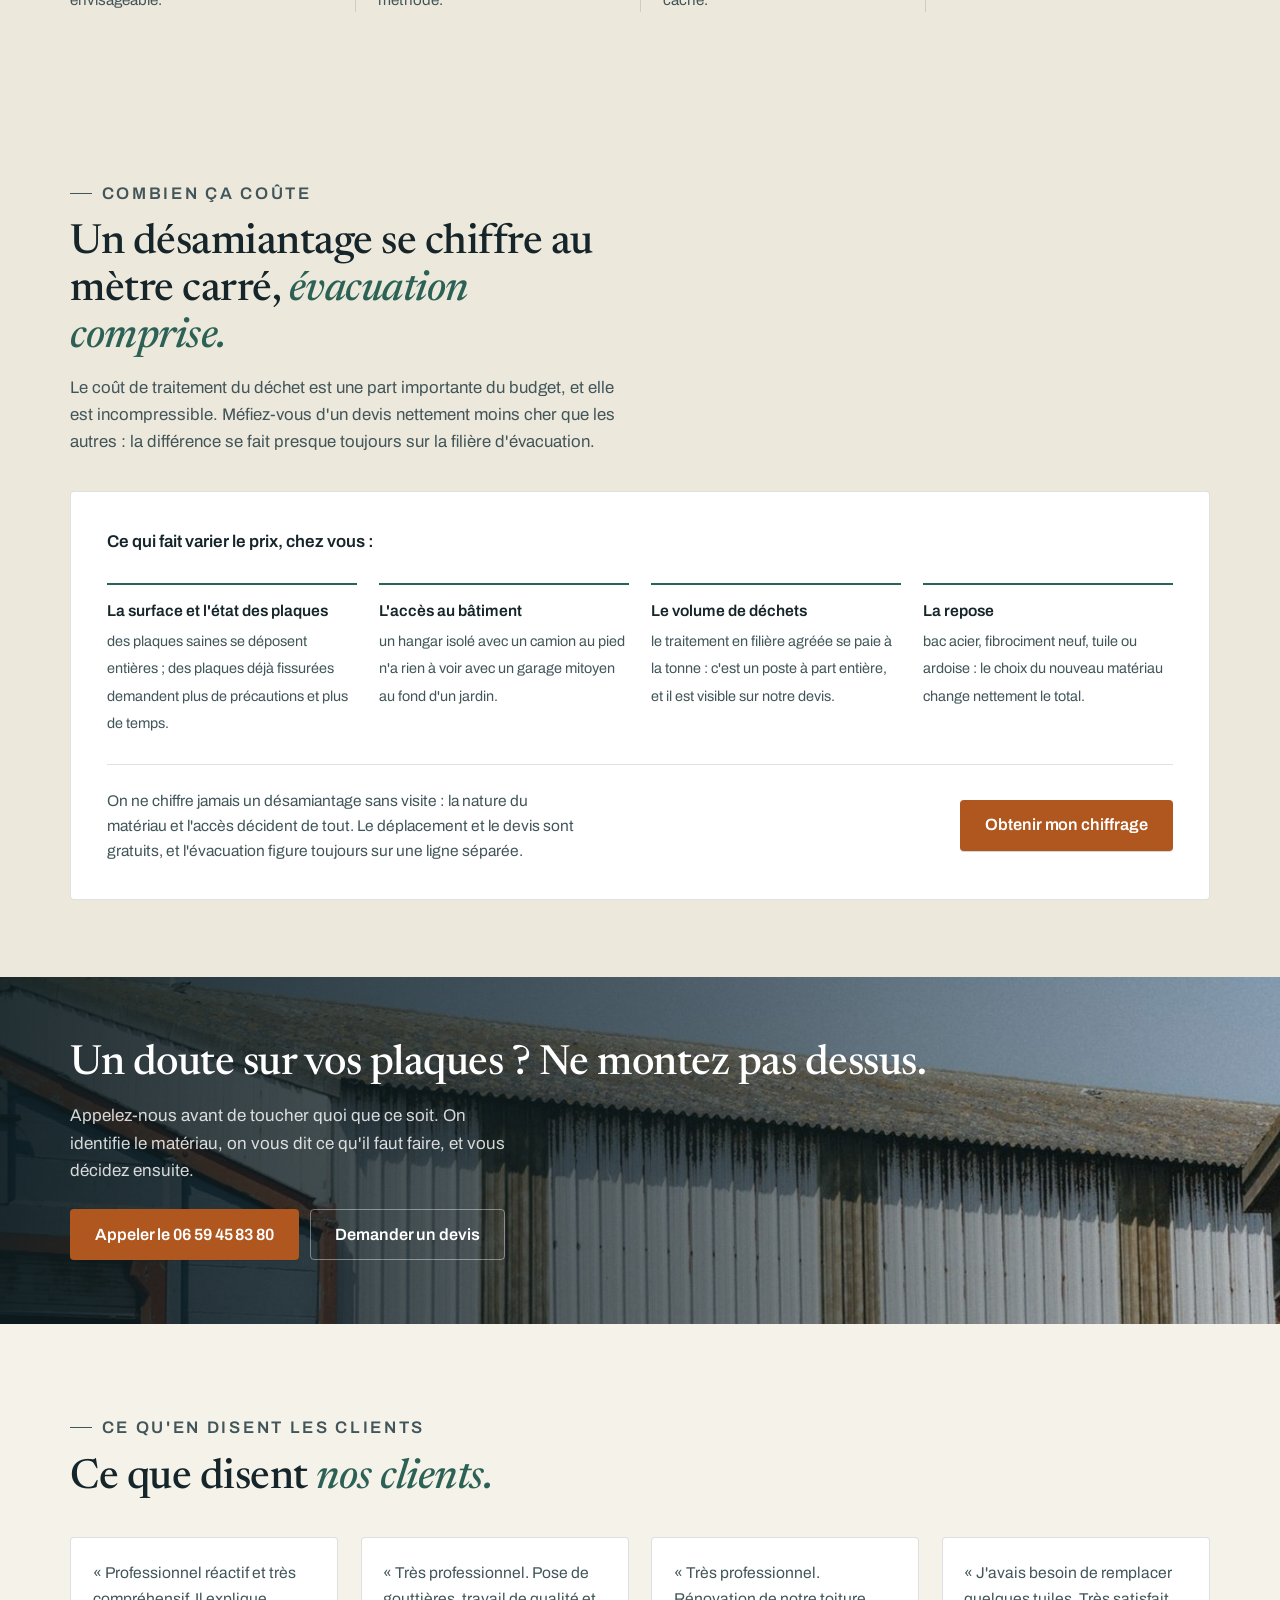
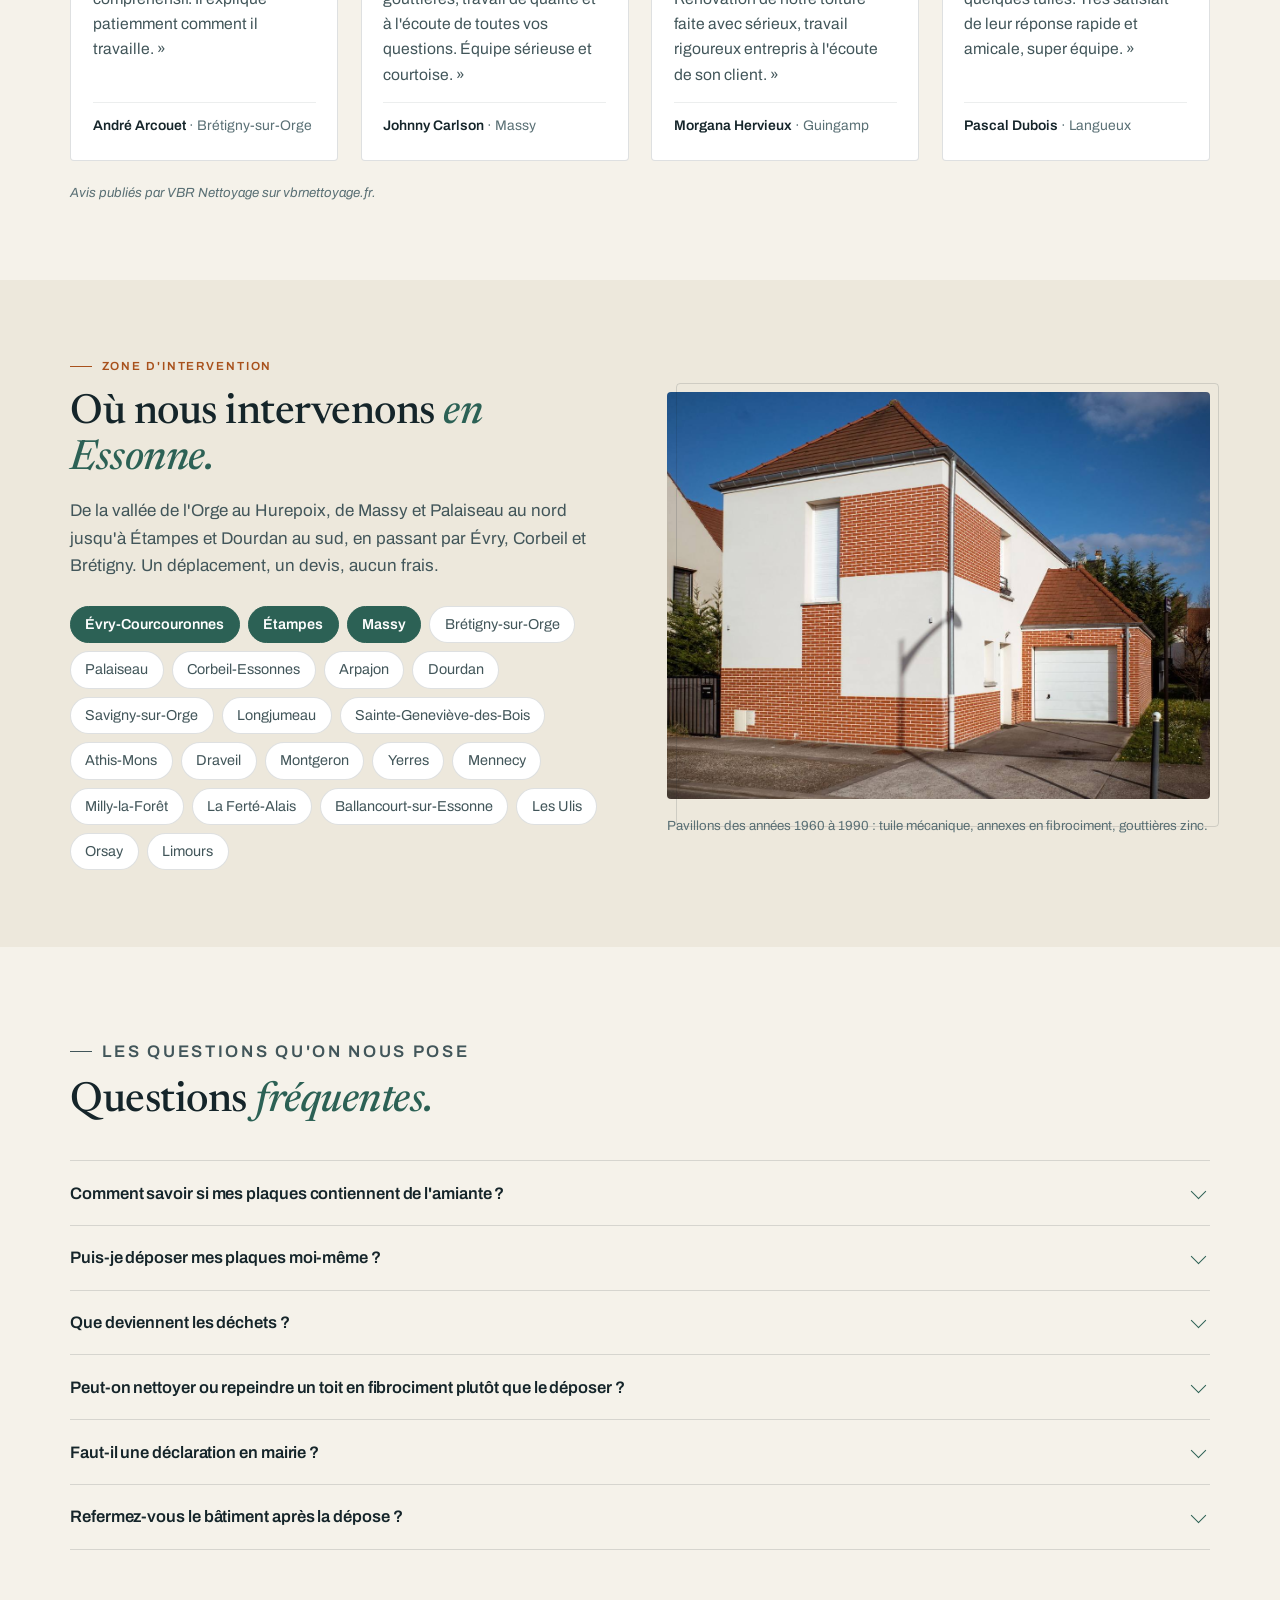
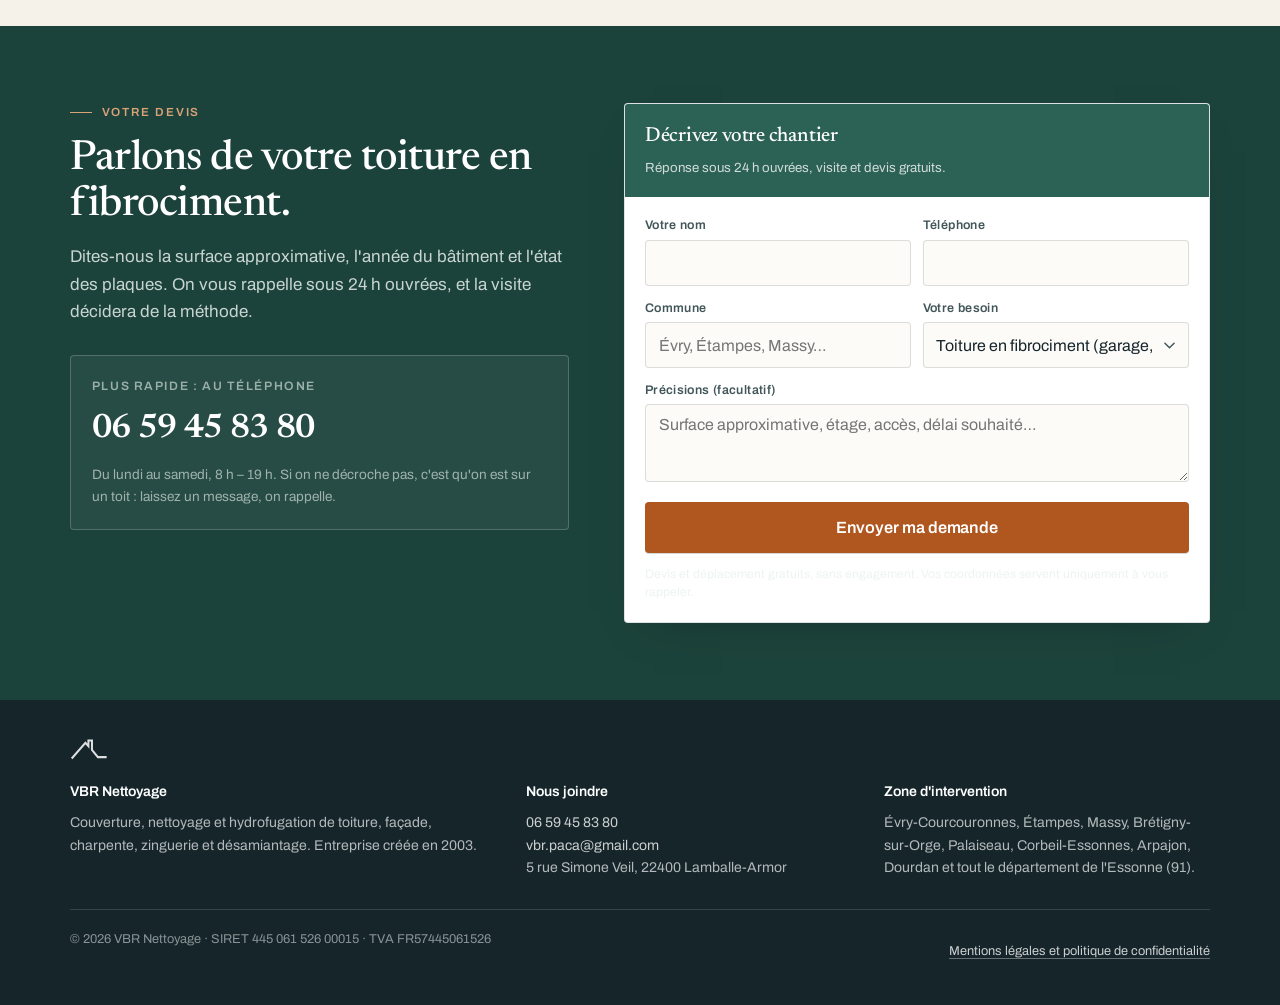
<file: essonne/desamiantage/index.html>
<!DOCTYPE html>
<html lang="fr">
<head>
<meta charset="UTF-8" />
<meta name="viewport" content="width=device-width, initial-scale=1" />



<title>Désamiantage de toiture et de combles en Essonne | VBR Nettoyage</title>
<meta name="description" content="Dépose de couverture et de bardage en fibrociment amianté à Évry, Étampes, Massy et dans tout le département de l'Essonne. Chantier encadré, évacuation en filière agréée, bordereaux remis. ☎ 06 59 45 83 80" />

<meta name="robots" content="noindex, nofollow" />
<link rel="canonical" href="https://vbr-pro.fr/essonne/desamiantage/" />

<meta property="og:type" content="website" />
<meta property="og:locale" content="fr_FR" />
<meta property="og:title" content="Désamiantage de toiture en Essonne" />
<meta property="og:description" content="Plaques ondulées, bardage, conduits en fibrociment : dépose encadrée, évacuation en filière agréée et traçabilité écrite. Évry, Étampes, Massy." />
<meta property="og:url" content="https://vbr-pro.fr/essonne/desamiantage/" />
<meta property="og:image" content="https://vbr-pro.fr/assets/img/hangar-fibrociment.jpg" />
<meta name="twitter:card" content="summary_large_image" />

<link rel="icon" type="image/svg+xml" href="../../assets/favicon.svg" />
<meta name="theme-color" content="#F5F2EA" />
<meta name="geo.region" content="FR-91" />
<meta name="geo.placename" content="Évry-Courcouronnes" />

<link rel="preconnect" href="https://fonts.googleapis.com" />
<link rel="preconnect" href="https://fonts.gstatic.com" crossorigin />
<link rel="stylesheet" href="https://fonts.googleapis.com/css2?family=Archivo:wght@400;500;600;700&family=Newsreader:ital,opsz,wght@0,6..72,400;0,6..72,500;0,6..72,600;1,6..72,400;1,6..72,500&display=swap" />
<link rel="preload" as="image" href="../../assets/img/hangar-fibrociment.jpg" fetchpriority="high" />
<link rel="stylesheet" href="../../assets/styles.css?v=6" />


<script>
window.ADS_GTAG = 'AW-18438830933';
window.dataLayer = window.dataLayer || [];
function gtag(){dataLayer.push(arguments);}
/* Sans Consent Mode, Google n'a pas le droit de modéliser les conversions des
   visiteurs qui refusent : on les perd sèchement. Avec, il les estime.
   wait_for_update laisse 500 ms au choix déjà mémorisé pour arriver. */
var _consentVBR = null;
try { _consentVBR = localStorage.getItem('vbr_consent'); } catch (e) {}
gtag('consent', 'default', {
  ad_storage: 'denied', ad_user_data: 'denied', ad_personalization: 'denied',
  analytics_storage: 'denied', wait_for_update: 500
});
if (_consentVBR === 'granted') {
  gtag('consent', 'update', {
    ad_storage: 'granted', ad_user_data: 'granted',
    ad_personalization: 'granted', analytics_storage: 'granted'
  });
}
gtag('set', 'ads_data_redaction', true);
gtag('set', 'url_passthrough', true);
if (window.ADS_GTAG.indexOf('XXXX') === -1) {
  var s = document.createElement('script'); s.async = true;
  s.src = 'https://www.googletagmanager.com/gtag/js?id=' + window.ADS_GTAG;
  document.head.appendChild(s);
  gtag('js', new Date());
  gtag('config', window.ADS_GTAG, { allow_enhanced_conversions: true });
}
window.ADS_CONVERSION = 'AW-18438830933/gspjCJ3-vfEcENX2qNhE';
window.ADS_CONVERSION_APPEL = 'AW-18438830933/XsgfCJmWx_EcENX2qNhE';
/* Accroche alignée sur la requête tapée (voir script.js § 6). */
window.LP_VILLES = ["Évry","Évry-Courcouronnes","Courcouronnes","Étampes","Massy","Brétigny-sur-Orge","Brétigny","Palaiseau","Corbeil-Essonnes","Corbeil","Arpajon","Dourdan","Savigny-sur-Orge","Longjumeau","Sainte-Geneviève-des-Bois","Athis-Mons","Draveil","Montgeron","Yerres","Mennecy","Milly-la-Forêt","Les Ulis","Orsay","Limours"];
window.LP_MATCH = {
  amiante: {h1:"Vos plaques en fibrociment <em>déposées et évacuées dans les règles.</em>",
            sub:"Dépose sans casse, conditionnement scellé, filière agréée et bordereaux remis. Visite obligatoire avant tout chiffrage."},
  prix:    {h1:"Le prix de votre désamiantage, <em>chiffré après visite.</em>",
            sub:"Surface, état des plaques, accès et volume de déchets font le tarif. L'évacuation figure toujours sur une ligne séparée."},
  toiture: {h1:"Toiture en fibrociment : <em>dépose, évacuation, repose.</em>",
            sub:"On dépose l'ancienne couverture, on évacue en filière agréée et on referme le bâtiment dans la foulée."},
  besoin:  {prix:"Toiture en fibrociment (garage, appentis)", amiante:"Toiture en fibrociment (garage, appentis)",
            renovation:"Dépose + repose d'une couverture neuve"}
};
</script>

<script type="application/ld+json">
{
  "@context": "https://schema.org",
  "@type": "RoofingContractor",
  "@id": "https://vbr-pro.fr/essonne/desamiantage/#business",
  "name": "VBR Nettoyage",
  "url": "https://vbr-pro.fr/essonne/desamiantage/",
  "telephone": "+33659458380",
  "email": "vbr.paca@gmail.com",
  "image": "https://vbr-pro.fr/assets/img/hangar-fibrociment.jpg",
  "identifier": "445 061 526",
  "foundingDate": "2003-02-03",
  "priceRange": "€€",
  "currenciesAccepted": "EUR",
  "paymentAccepted": "Chèque, Virement, Espèces",
  "description": "Dépose et évacuation de couvertures et bardages en fibrociment amianté à Évry, Étampes, Massy et dans tout le département de l'Essonne, avec traçabilité des déchets.",
  "address": {"@type":"PostalAddress","addressLocality":"Évry-Courcouronnes","postalCode":"91000","addressRegion":"Île-de-France","addressCountry":"FR"},
  "geo": {"@type":"GeoCoordinates","latitude":48.6238,"longitude":2.4295},
  "openingHoursSpecification": [{"@type":"OpeningHoursSpecification","dayOfWeek":["Monday","Tuesday","Wednesday","Thursday","Friday","Saturday"],"opens":"08:00","closes":"19:00"}],
  "areaServed": [{"@type":"City","name":"Évry-Courcouronnes"},{"@type":"City","name":"Étampes"},{"@type":"City","name":"Massy"},{"@type":"City","name":"Brétigny-sur-Orge"},{"@type":"City","name":"Palaiseau"},{"@type":"City","name":"Corbeil-Essonnes"},{"@type":"City","name":"Arpajon"},{"@type":"City","name":"Dourdan"},{"@type":"City","name":"Savigny-sur-Orge"},{"@type":"City","name":"Longjumeau"},{"@type":"City","name":"Sainte-Geneviève-des-Bois"},{"@type":"City","name":"Athis-Mons"},{"@type":"City","name":"Draveil"},{"@type":"City","name":"Montgeron"},{"@type":"City","name":"Yerres"},{"@type":"City","name":"Mennecy"}],
  "hasOfferCatalog": {"@type":"OfferCatalog","name":"Désamiantage et repose de couverture","itemListElement":[{"@type":"Offer","itemOffered":{"@type":"Service","name":"Dépose de couverture en fibrociment amianté"}},{"@type":"Offer","itemOffered":{"@type":"Service","name":"Dépose de bardage en fibrociment"}},{"@type":"Offer","itemOffered":{"@type":"Service","name":"Évacuation des déchets amiantés en filière agréée"}},{"@type":"Offer","itemOffered":{"@type":"Service","name":"Repose d'une couverture neuve après dépose"}},{"@type":"Offer","itemOffered":{"@type":"Service","name":"Nettoyage et remise en état du chantier"}}]}
}
</script>
<script type="application/ld+json">
{"@context":"https://schema.org","@type":"FAQPage","mainEntity":[{"@type":"Question","name":"Comment savoir si mes plaques contiennent de l'amiante ?","acceptedAnswer":{"@type":"Answer","text":"Toute plaque en fibrociment posée avant l'interdiction de 1997 est présumée amiantée tant qu'un repérage ne prouve pas le contraire. La date de construction du bâtiment donne déjà une bonne indication, et l'aspect des plaques en donne une autre. En cas de doute, seul un prélèvement analysé en laboratoire tranche."}},{"@type":"Question","name":"Puis-je déposer mes plaques moi-même ?","acceptedAnswer":{"@type":"Answer","text":"Un particulier peut légalement intervenir sur son propre bien, mais c'est fortement déconseillé : sans équipement ni méthode, on casse les plaques et on disperse les fibres, chez soi et chez les voisins. Et l'évacuation en filière agréée reste obligatoire dans tous les cas."}},{"@type":"Question","name":"Que deviennent les déchets ?","acceptedAnswer":{"@type":"Answer","text":"Ils partent conditionnés et scellés vers une installation autorisée à les recevoir. Vous recevez le bordereau de suivi de déchets : c'est votre preuve que l'évacuation a bien été faite dans les règles, et elle vous servira à la revente du bien."}},{"@type":"Question","name":"Peut-on nettoyer ou repeindre un toit en fibrociment plutôt que le déposer ?","acceptedAnswer":{"@type":"Answer","text":"Le nettoyage haute pression est à proscrire absolument : il libère et disperse les fibres. Certains traitements de surface existent, mais ils ne font que retarder l'échéance sur un matériau déjà dégradé. Sur des plaques en fin de vie, la dépose est la seule réponse durable."}},{"@type":"Question","name":"Faut-il une déclaration en mairie ?","acceptedAnswer":{"@type":"Answer","text":"Pour une simple dépose sans changement d'aspect, généralement non. Dès qu'il y a repose avec un matériau ou une teinte différents, une déclaration préalable est en principe nécessaire, et elle est obligatoire en secteur protégé. On vous oriente au moment du devis."}},{"@type":"Question","name":"Refermez-vous le bâtiment après la dépose ?","acceptedAnswer":{"@type":"Answer","text":"Oui, et c'est même le plus fréquent : dépose et repose s'enchaînent sur le même chantier, ce qui évite de laisser le bâtiment ouvert et de payer deux fois l'accès et l'échafaudage."}}]}
</script>
</head>

<body data-lp="desamiantage_91">


<header class="hdr">
  <div class="wrap hdr-in">
    <a class="brand" href="#haut" aria-label="VBR Nettoyage, accueil de la page">
      <svg viewBox="0 0 64 40" aria-hidden="true"><path d="M4 33 L26 8 L31 13.5 L31 4 L37 4 L37 20 L47 32 L60 32" fill="none" stroke="currentColor" stroke-width="3.4" stroke-linecap="square"/></svg>
      <span class="brand-txt">
        <span class="brand-name">VBR</span>
        <span class="brand-sub">Nettoyage · Couverture</span>
      </span>
    </a>
    <div class="hdr-act">
      <a class="hdr-tel" href="tel:+33659458380">
        <span>Devis gratuit</span><b>06 59 45 83 80</b>
      </a>
      <a class="btn btn-call" href="tel:+33659458380">
        <svg viewBox="0 0 24 24" fill="none" stroke="currentColor" stroke-width="2" stroke-linecap="round" stroke-linejoin="round" aria-hidden="true"><path d="M22 16.9v3a2 2 0 0 1-2.2 2 19.8 19.8 0 0 1-8.6-3.1 19.5 19.5 0 0 1-6-6A19.8 19.8 0 0 1 2.1 4.2 2 2 0 0 1 4.1 2h3a2 2 0 0 1 2 1.7c.1 1 .4 1.9.7 2.8a2 2 0 0 1-.5 2.1L8.1 9.9a16 16 0 0 0 6 6l1.3-1.3a2 2 0 0 1 2.1-.4c.9.3 1.8.6 2.8.7a2 2 0 0 1 1.7 2z"/></svg>
        Appeler
      </a>
    </div>
  </div>
</header>


<section class="hero" id="haut">
  <div class="wrap hero-grid">

    <div class="hero-copy">
      <p class="kicker">Fibrociment · Toitures et bardages</p>
      <div class="hero-chips">
        <span class="hero-loc">
          <svg viewBox="0 0 24 24" fill="none" stroke="currentColor" stroke-width="2" aria-hidden="true"><path d="M21 10c0 7-9 12-9 12S3 17 3 10a9 9 0 0 1 18 0z"/><circle cx="12" cy="10" r="3"/></svg>
          Évry, Étampes, Massy et tout le 91
        </span>
        <span class="hero-anc">
          <svg viewBox="0 0 24 24" fill="none" stroke="currentColor" stroke-width="2" stroke-linecap="round" stroke-linejoin="round" aria-hidden="true"><path d="m4 12 5.5 5.5L20 6.5"/></svg>
          Artisan installé depuis 2003
        </span>
      </div>
      <h1>Vos plaques en fibrociment déposées, <em>évacuées, tracées.</em></h1>
      <p class="hero-sub">Toiture de garage, hangar, appentis, bardage : la dépose d'un fibrociment amianté ne s'improvise pas et ne se jette pas en déchèterie ordinaire. On s'occupe de la dépose, de l'évacuation en filière agréée et de la repose.</p>
      <ul class="hero-points"><li><svg viewBox="0 0 24 24" fill="none" stroke="currentColor" stroke-width="2" stroke-linecap="round" stroke-linejoin="round" aria-hidden="true"><path d="m4 12 5.5 5.5L20 6.5"/></svg><span>Chantier encadré : humidification, dépose sans casse, conditionnement scellé</span></li>
        <li><svg viewBox="0 0 24 24" fill="none" stroke="currentColor" stroke-width="2" stroke-linecap="round" stroke-linejoin="round" aria-hidden="true"><path d="m4 12 5.5 5.5L20 6.5"/></svg><span>Évacuation en filière agréée, bordereaux de suivi remis</span></li>
        <li><svg viewBox="0 0 24 24" fill="none" stroke="currentColor" stroke-width="2" stroke-linecap="round" stroke-linejoin="round" aria-hidden="true"><path d="m4 12 5.5 5.5L20 6.5"/></svg><span>Repose d'une couverture neuve dans la foulée, si vous le souhaitez</span></li></ul>
      <div class="hero-cta">
        <a class="btn btn-call" href="tel:+33659458380">
          <svg viewBox="0 0 24 24" fill="none" stroke="currentColor" stroke-width="2" stroke-linecap="round" stroke-linejoin="round" aria-hidden="true"><path d="M22 16.9v3a2 2 0 0 1-2.2 2 19.8 19.8 0 0 1-8.6-3.1 19.5 19.5 0 0 1-6-6A19.8 19.8 0 0 1 2.1 4.2 2 2 0 0 1 4.1 2h3a2 2 0 0 1 2 1.7c.1 1 .4 1.9.7 2.8a2 2 0 0 1-.5 2.1L8.1 9.9a16 16 0 0 0 6 6l1.3-1.3a2 2 0 0 1 2.1-.4c.9.3 1.8.6 2.8.7a2 2 0 0 1 1.7 2z"/></svg>
          06 59 45 83 80
        </a>
        <a class="btn btn-ghost" href="#devis">Recevoir mon devis</a>
      </div>
      <p class="hero-prix"><a href="#prix">Combien ça coûte, chez vous&nbsp;?</a> Ce qui fait varier le prix, expliqué sans détour.</p>
      <p class="hero-micro">Réponse le jour même du lundi au samedi, 8 h – 19 h. Le formulaire, lui, reste ouvert 7 j/7 : on rappelle dès la réouverture.</p>

      <figure class="hero-shot">
        <img src="../../assets/img/hangar-fibrociment.jpg" alt="Bâtiment couvert de plaques ondulées en fibrociment" width="1400" height="934" fetchpriority="high" />
        <figcaption>Plaques ondulées en fibrociment sur un bâtiment annexe. Photo d'illustration du métier.</figcaption>
      </figure>
    </div>

    <div class="hero-form-col">
      <div class="hero-panel" style="background-image:url('../../assets/img/hangar-fibrociment.jpg')" role="img" aria-label="Bâtiment couvert de plaques ondulées en fibrociment"></div>
      <div class="form-card" id="devis">
        <div class="form-head">
          <b>Votre devis désamiantage</b>
          <span>Visite obligatoire avant tout chiffrage, gratuite et sans engagement.</span>
        </div>
        <div class="form-body">
          <form class="js-devis" id="devis-form" novalidate>
            <div class="form-success" role="status">Merci, votre demande est partie. On vous rappelle sous 24 h ouvrées pour convenir de la visite.</div>
            <div class="form-error" role="alert">L'envoi n'a pas abouti. Appelez-nous au 06 59 45 83 80, c'est plus rapide.</div>
            <div class="form-fields">
              <input type="hidden" name="access_key" value="c4a1ff19-e6a3-4c55-98bf-d4e666ee1ffc" />
              <input type="hidden" name="gclid" value="" />
              <input type="hidden" name="source" value="" />
              <input type="hidden" name="campagne" value="" />
              <input type="hidden" name="mot_cle" value="" />
              <input type="hidden" name="page" value="" />
              <input class="hp" type="text" name="botcheck" tabindex="-1" autocomplete="off" aria-hidden="true" />

              <div class="field">
                <label for="f-nom">Votre nom</label>
                <input id="f-nom" name="nom" type="text" autocomplete="name" required />
              </div>
              <div class="field-row">
                <div class="field">
                  <label for="f-tel">Téléphone</label>
                  <input id="f-tel" name="tel" type="tel" inputmode="tel" autocomplete="tel" required />
                </div>
                <div class="field">
                  <label for="f-ville">Commune</label>
                  <input id="f-ville" name="ville" type="text" placeholder="Évry, Étampes, Massy…" required />
                </div>
              </div>
              <div class="field">
                <label for="f-besoin">Votre besoin</label>
                <select id="f-besoin" name="besoin"><option>Toiture en fibrociment (garage, appentis)</option>
            <option>Toiture de hangar ou de bâtiment agricole</option>
            <option>Bardage en fibrociment</option>
            <option>Dépose + repose d'une couverture neuve</option>
            <option>Je ne sais pas si c'est de l'amiante</option></select>
              </div>
              <div class="field">
                <label for="f-msg">Précisions (facultatif)</label>
                <textarea id="f-msg" name="message" placeholder="Surface approximative, étage, accès, délai souhaité…"></textarea>
              </div>
              <button class="btn btn-call btn-full" type="submit">Demander mon devis gratuit</button>
              <p class="form-legal">Devis et déplacement gratuits, sans engagement. Vos coordonnées servent uniquement à vous rappeler.</p>
            </div>
          </form>
        </div>
      </div>
    </div>

  </div>

  
  <div class="trust">
    <div class="wrap trust-in">
      <div class="trust-it"><b>Entreprise créée en 2003</b><span>SIREN 445 061 526, artisan déclaré</span></div>
      <div class="trust-it"><b>Équipe présente en Essonne</b><span>Intervention sur tout le 91</span></div>
      <div class="trust-it"><b>Devis et visite gratuits</b><span>Chiffrage ferme, aucun engagement</span></div>
      <div class="trust-it"><b>Toit, façade, charpente</b><span>Un seul interlocuteur du haut en bas</span></div>
    </div>
  </div>
</section>


<section class="sec sec-dark" id="pourquoi">
  <div class="wrap">
    <div class="split split-wide">
      <div>
        <p class="kicker is-light">Pourquoi c'est un sujet à part</p>
        <h2>Ce n'est pas de la couverture. <em>C'est du déchet dangereux.</em></h2>
        <p>En Essonne, on en trouve sur presque tous les garages et abris de jardin des pavillons construits avant 1997, ainsi que sur les anciens ateliers. Tant que la plaque est saine, elle ne libère rien. Dès qu'elle se délite, se casse ou qu'on la brosse, c'est autre chose.</p>
        <ul class="checks"><li><svg viewBox="0 0 24 24" fill="none" stroke="currentColor" stroke-width="2" stroke-linecap="round" stroke-linejoin="round" aria-hidden="true"><path d="m4 12 5.5 5.5L20 6.5"/></svg><span><b>Interdit depuis 1997</b> · tout fibrociment posé avant cette date est présumé amianté tant qu'un diagnostic ne dit pas le contraire</span></li>
          <li><svg viewBox="0 0 24 24" fill="none" stroke="currentColor" stroke-width="2" stroke-linecap="round" stroke-linejoin="round" aria-hidden="true"><path d="m4 12 5.5 5.5L20 6.5"/></svg><span><b>Le danger vient de la casse</b> · une plaque intacte ne libère rien ; une plaque cassée, percée, poncée ou nettoyée au jet, si</span></li>
          <li><svg viewBox="0 0 24 24" fill="none" stroke="currentColor" stroke-width="2" stroke-linecap="round" stroke-linejoin="round" aria-hidden="true"><path d="m4 12 5.5 5.5L20 6.5"/></svg><span><b>La déchèterie ordinaire n'en veut pas</b> · ces déchets partent en filière agréée, avec un bordereau de suivi nominatif</span></li>
          <li><svg viewBox="0 0 24 24" fill="none" stroke="currentColor" stroke-width="2" stroke-linecap="round" stroke-linejoin="round" aria-hidden="true"><path d="m4 12 5.5 5.5L20 6.5"/></svg><span><b>Le nettoyage haute pression est à proscrire</b> · démousser un toit en fibrociment au jet, c'est disperser les fibres sur toute la parcelle</span></li></ul>
        <div class="warn"><p><b>Ne brossez pas, ne percez pas, ne passez pas le nettoyeur haute pression.</b> Si vous avez un doute sur la nature de vos plaques, appelez avant de toucher quoi que ce soit : le diagnostic est fait pour ça.</p></div>
      </div>
      <figure class="frame frame-tall">
        <img src="../../assets/img/fibrociment-ondule.jpg" alt="Gros plan sur des plaques ondulées en fibrociment" loading="lazy" width="1400" height="1750" />
        <figcaption>Plaque ondulée en fibrociment : posée avant 1997, elle est présumée amiantée.</figcaption>
      </figure>
    </div>
  </div>
</section>


<section class="sec" id="prestation">
  <div class="wrap">
    <div class="split">
      <figure class="frame">
        <img src="../../assets/img/evacuation-gravats.jpg" alt="Chargement et évacuation des déchets de chantier" loading="lazy" width="1400" height="1050" />
        <figcaption>L'évacuation fait partie du chantier : rien ne reste sur la parcelle.</figcaption>
      </figure>
      <div>
        <p class="kicker">Comment on procède</p>
        <h2>Dépose maîtrisée, <em>traçabilité écrite.</em></h2>
        <p style="color:var(--ink-2);margin-top:.9rem">La règle d'or est simple : on ne casse rien. Toute la méthode consiste à déposer les plaques entières, sans les agresser, et à les emballer avant de les descendre.</p>
        <ul class="checks"><li><svg viewBox="0 0 24 24" fill="none" stroke="currentColor" stroke-width="2" stroke-linecap="round" stroke-linejoin="round" aria-hidden="true"><path d="m4 12 5.5 5.5L20 6.5"/></svg><span><b>Repérage préalable</b> · on identifie la nature des plaques et l'état de la charpente qui les porte, avant de fixer la méthode</span></li>
          <li><svg viewBox="0 0 24 24" fill="none" stroke="currentColor" stroke-width="2" stroke-linecap="round" stroke-linejoin="round" aria-hidden="true"><path d="m4 12 5.5 5.5L20 6.5"/></svg><span><b>Zone de travail balisée</b> · l'accès est fermé, les abords protégés, la circulation organisée pendant toute la durée du chantier</span></li>
          <li><svg viewBox="0 0 24 24" fill="none" stroke="currentColor" stroke-width="2" stroke-linecap="round" stroke-linejoin="round" aria-hidden="true"><path d="m4 12 5.5 5.5L20 6.5"/></svg><span><b>Dépose sans casse</b> · plaques humidifiées, fixations déposées une à une, aucun outil rotatif, aucun brossage</span></li>
          <li><svg viewBox="0 0 24 24" fill="none" stroke="currentColor" stroke-width="2" stroke-linecap="round" stroke-linejoin="round" aria-hidden="true"><path d="m4 12 5.5 5.5L20 6.5"/></svg><span><b>Conditionnement scellé</b> · palettisation et emballage étanche sur place, avant descente et chargement</span></li>
          <li><svg viewBox="0 0 24 24" fill="none" stroke="currentColor" stroke-width="2" stroke-linecap="round" stroke-linejoin="round" aria-hidden="true"><path d="m4 12 5.5 5.5L20 6.5"/></svg><span><b>Filière agréée</b> · évacuation vers une installation autorisée, avec bordereau de suivi de déchets remis au client</span></li>
          <li><svg viewBox="0 0 24 24" fill="none" stroke="currentColor" stroke-width="2" stroke-linecap="round" stroke-linejoin="round" aria-hidden="true"><path d="m4 12 5.5 5.5L20 6.5"/></svg><span><b>Repose dans la foulée</b> · bac acier, fibrociment neuf sans amiante, tuile ou ardoise : le bâtiment est refermé sans attendre</span></li></ul>
      </div>
    </div>
  </div>
</section>


<section class="sec sec-tint" id="deroule">
  <div class="wrap">
    <div class="sec-head">
      <p class="kicker">Comment ça se passe</p>
      <h2>Du premier appel à la <em>fin de chantier.</em></h2>
      <p>Aucune surprise : vous savez à l'avance qui vient, quand, et ce que vous payez.</p>
    </div>
    <div class="steps"><div class="step"><span class="step-n">01</span><h3>Vous appelez</h3><p>Surface approximative, type de bâtiment, année de construction, état des plaques. On vous dit ce qui est envisageable.</p></div>
      <div class="step"><span class="step-n">02</span><h3>La visite</h3><p>Obligatoire ici : la nature du matériau, l'état de la charpente et l'accès conditionnent toute la méthode.</p></div>
      <div class="step"><span class="step-n">03</span><h3>Le devis</h3><p>Dépose, conditionnement, évacuation en filière et repose sont chiffrés ligne par ligne. Aucun poste caché.</p></div>
      <div class="step"><span class="step-n">04</span><h3>Le chantier</h3><p>Zone balisée, dépose maîtrisée, évacuation. Vous recevez les bordereaux de suivi de déchets.</p></div></div>
  </div>
</section>





<section class="sec sec-tint" id="prix">
  <div class="wrap">
    <div class="sec-head">
      <p class="kicker">Combien ça coûte</p>
      <h2>Un désamiantage se chiffre au mètre carré, <em>évacuation comprise.</em></h2>
      <p>Le coût de traitement du déchet est une part importante du budget, et elle est incompressible. Méfiez-vous d'un devis nettement moins cher que les autres : la différence se fait presque toujours sur la filière d'évacuation.</p>
    </div>
    <div class="budget">
      <p style="font-weight:600;margin:0">Ce qui fait varier le prix, chez vous :</p>
      <div class="budget-grid"><div class="bf"><b>La surface et l'état des plaques</b><span>des plaques saines se déposent entières ; des plaques déjà fissurées demandent plus de précautions et plus de temps.</span></div>
        <div class="bf"><b>L'accès au bâtiment</b><span>un hangar isolé avec un camion au pied n'a rien à voir avec un garage mitoyen au fond d'un jardin.</span></div>
        <div class="bf"><b>Le volume de déchets</b><span>le traitement en filière agréée se paie à la tonne : c'est un poste à part entière, et il est visible sur notre devis.</span></div>
        <div class="bf"><b>La repose</b><span>bac acier, fibrociment neuf, tuile ou ardoise : le choix du nouveau matériau change nettement le total.</span></div></div>
      <div class="budget-foot">
        <p>On ne chiffre jamais un désamiantage sans visite : la nature du matériau et l'accès décident de tout. Le déplacement et le devis sont gratuits, et l'évacuation figure toujours sur une ligne séparée.</p>
        <a class="btn btn-call" href="#devis">Obtenir mon chiffrage</a>
      </div>
    </div>
  </div>
</section>


<section class="band" style="background-image:url('../../assets/img/hangar-fibrociment.jpg')">
  <div class="wrap band-in">
    <h2>Un doute sur vos plaques ? Ne montez pas dessus.</h2>
    <p>Appelez-nous avant de toucher quoi que ce soit. On identifie le matériau, on vous dit ce qu'il faut faire, et vous décidez ensuite.</p>
    <div class="band-cta">
      <a class="btn btn-call" href="tel:+33659458380">Appeler le 06 59 45 83 80</a>
      <a class="btn btn-ghost" href="#devis">Demander un devis</a>
    </div>
  </div>
</section>


<section class="sec" id="avis">
  <div class="wrap">
    <div class="sec-head">
      <p class="kicker">Ce qu'en disent les clients</p>
      <h2>Ce que disent <em>nos clients.</em></h2>
    </div>
    <div class="avis"><blockquote><p>« Professionnel réactif et très compréhensif. Il explique patiemment comment il travaille. »</p><footer><b>André Arcouet</b> · Brétigny-sur-Orge</footer></blockquote>
      <blockquote><p>« Très professionnel. Pose de gouttières, travail de qualité et à l'écoute de toutes vos questions. Équipe sérieuse et courtoise. »</p><footer><b>Johnny Carlson</b> · Massy</footer></blockquote>
      <blockquote><p>« Très professionnel. Rénovation de notre toiture faite avec sérieux, travail rigoureux entrepris à l'écoute de son client. »</p><footer><b>Morgana Hervieux</b> · Guingamp</footer></blockquote>
      <blockquote><p>« J'avais besoin de remplacer quelques tuiles. Très satisfait de leur réponse rapide et amicale, super équipe. »</p><footer><b>Pascal Dubois</b> · Langueux</footer></blockquote></div>
    <p class="ba-note">Avis publiés par VBR Nettoyage sur vbrnettoyage.fr.</p>
  </div>
</section>


<section class="sec sec-tint" id="zones">
  <div class="wrap">
    <div class="split">
      <div>
        <p class="kicker">Zone d'intervention</p>
        <h2>Où nous intervenons <em>en Essonne.</em></h2>
        <p style="color:var(--ink-2);margin-top:.9rem">De la vallée de l'Orge au Hurepoix, de Massy et Palaiseau au nord jusqu'à Étampes et Dourdan au sud, en passant par Évry, Corbeil et Brétigny. Un déplacement, un devis, aucun frais.</p>
        <div class="zones"><span class="zone zone-main">Évry-Courcouronnes</span>
          <span class="zone zone-main">Étampes</span>
          <span class="zone zone-main">Massy</span>
          <span class="zone">Brétigny-sur-Orge</span>
          <span class="zone">Palaiseau</span>
          <span class="zone">Corbeil-Essonnes</span>
          <span class="zone">Arpajon</span>
          <span class="zone">Dourdan</span>
          <span class="zone">Savigny-sur-Orge</span>
          <span class="zone">Longjumeau</span>
          <span class="zone">Sainte-Geneviève-des-Bois</span>
          <span class="zone">Athis-Mons</span>
          <span class="zone">Draveil</span>
          <span class="zone">Montgeron</span>
          <span class="zone">Yerres</span>
          <span class="zone">Mennecy</span>
          <span class="zone">Milly-la-Forêt</span>
          <span class="zone">La Ferté-Alais</span>
          <span class="zone">Ballancourt-sur-Essonne</span>
          <span class="zone">Les Ulis</span>
          <span class="zone">Orsay</span>
          <span class="zone">Limours</span></div>
      </div>
      <figure class="frame">
        <img src="../../assets/img/pavillon-brique-idf.jpg" alt="Pavillon francilien en brique avec toiture en tuiles" loading="lazy" width="1400" height="1050" />
        <figcaption>Pavillons des années 1960 à 1990 : tuile mécanique, annexes en fibrociment, gouttières zinc.</figcaption>
      </figure>
    </div>
  </div>
</section>


<section class="sec" id="faq">
  <div class="wrap">
    <div class="sec-head">
      <p class="kicker">Les questions qu'on nous pose</p>
      <h2>Questions <em>fréquentes.</em></h2>
    </div>
    <div class="faq"><details><summary>Comment savoir si mes plaques contiennent de l'amiante ?</summary><p>Toute plaque en fibrociment posée avant l'interdiction de 1997 est présumée amiantée tant qu'un repérage ne prouve pas le contraire. La date de construction du bâtiment donne déjà une bonne indication, et l'aspect des plaques en donne une autre. En cas de doute, seul un prélèvement analysé en laboratoire tranche.</p></details>
      <details><summary>Puis-je déposer mes plaques moi-même ?</summary><p>Un particulier peut légalement intervenir sur son propre bien, mais c'est fortement déconseillé : sans équipement ni méthode, on casse les plaques et on disperse les fibres, chez soi et chez les voisins. Et l'évacuation en filière agréée reste obligatoire dans tous les cas.</p></details>
      <details><summary>Que deviennent les déchets ?</summary><p>Ils partent conditionnés et scellés vers une installation autorisée à les recevoir. Vous recevez le bordereau de suivi de déchets : c'est votre preuve que l'évacuation a bien été faite dans les règles, et elle vous servira à la revente du bien.</p></details>
      <details><summary>Peut-on nettoyer ou repeindre un toit en fibrociment plutôt que le déposer ?</summary><p>Le nettoyage haute pression est à proscrire absolument : il libère et disperse les fibres. Certains traitements de surface existent, mais ils ne font que retarder l'échéance sur un matériau déjà dégradé. Sur des plaques en fin de vie, la dépose est la seule réponse durable.</p></details>
      <details><summary>Faut-il une déclaration en mairie ?</summary><p>Pour une simple dépose sans changement d'aspect, généralement non. Dès qu'il y a repose avec un matériau ou une teinte différents, une déclaration préalable est en principe nécessaire, et elle est obligatoire en secteur protégé. On vous oriente au moment du devis.</p></details>
      <details><summary>Refermez-vous le bâtiment après la dépose ?</summary><p>Oui, et c'est même le plus fréquent : dépose et repose s'enchaînent sur le même chantier, ce qui évite de laisser le bâtiment ouvert et de payer deux fois l'accès et l'échafaudage.</p></details></div>
  </div>
</section>


<section class="sec final" id="contact">
  <div class="wrap final-grid">
    <div>
      <p class="kicker is-light">Votre devis</p>
      <h2>Parlons de votre toiture en fibrociment.</h2>
      <p style="margin-top:.9rem">Dites-nous la surface approximative, l'année du bâtiment et l'état des plaques. On vous rappelle sous 24 h ouvrées, et la visite décidera de la méthode.</p>
      <div class="call-card">
        <span>Plus rapide : au téléphone</span>
        <a href="tel:+33659458380">06 59 45 83 80</a>
        <small>Du lundi au samedi, 8 h – 19 h. Si on ne décroche pas, c'est qu'on est sur un toit : laissez un message, on rappelle.</small>
      </div>
    </div>

    <div class="form-card">
      <div class="form-head">
        <b>Décrivez votre chantier</b>
        <span>Réponse sous 24 h ouvrées, visite et devis gratuits.</span>
      </div>
      <div class="form-body">
        <form class="js-devis" id="devis-form-bas" novalidate>
          <div class="form-success" role="status">Merci, votre demande est partie. On vous rappelle sous 24 h ouvrées pour convenir de la visite.</div>
          <div class="form-error" role="alert">L'envoi n'a pas abouti. Appelez-nous au 06 59 45 83 80, c'est plus rapide.</div>
          <div class="form-fields">
            <input type="hidden" name="access_key" value="c4a1ff19-e6a3-4c55-98bf-d4e666ee1ffc" />
            <input type="hidden" name="gclid" value="" />
            <input type="hidden" name="source" value="" />
            <input type="hidden" name="campagne" value="" />
            <input type="hidden" name="mot_cle" value="" />
            <input type="hidden" name="page" value="" />
            <input class="hp" type="text" name="botcheck" tabindex="-1" autocomplete="off" aria-hidden="true" />

            <div class="field-row">
              <div class="field">
                <label for="b-nom">Votre nom</label>
                <input id="b-nom" name="nom" type="text" autocomplete="name" required />
              </div>
              <div class="field">
                <label for="b-tel">Téléphone</label>
                <input id="b-tel" name="tel" type="tel" inputmode="tel" autocomplete="tel" required />
              </div>
            </div>
            <div class="field-row">
              <div class="field">
                <label for="b-ville">Commune</label>
                <input id="b-ville" name="ville" type="text" placeholder="Évry, Étampes, Massy…" required />
              </div>
              <div class="field">
                <label for="b-besoin">Votre besoin</label>
                <select id="b-besoin" name="besoin"><option>Toiture en fibrociment (garage, appentis)</option>
            <option>Toiture de hangar ou de bâtiment agricole</option>
            <option>Bardage en fibrociment</option>
            <option>Dépose + repose d'une couverture neuve</option>
            <option>Je ne sais pas si c'est de l'amiante</option></select>
              </div>
            </div>
            <div class="field">
              <label for="b-msg">Précisions (facultatif)</label>
              <textarea id="b-msg" name="message" placeholder="Surface approximative, étage, accès, délai souhaité…"></textarea>
            </div>
            <button class="btn btn-call btn-full" type="submit">Envoyer ma demande</button>
            <p class="form-legal">Devis et déplacement gratuits, sans engagement. Vos coordonnées servent uniquement à vous rappeler.</p>
          </div>
        </form>
      </div>
    </div>
  </div>
</section>


<footer class="ftr">
  <div class="wrap">
    <svg viewBox="0 0 64 40" aria-hidden="true"><path d="M4 33 L26 8 L31 13.5 L31 4 L37 4 L37 20 L47 32 L60 32" fill="none" stroke="currentColor" stroke-width="3.4" stroke-linecap="square"/></svg>
    <div class="ftr-grid">
      <div>
        <b>VBR Nettoyage</b>
        Couverture, nettoyage et hydrofugation de toiture, façade, charpente, zinguerie et désamiantage. Entreprise créée en 2003.
      </div>
      <div>
        <b>Nous joindre</b>
        <a href="tel:+33659458380">06 59 45 83 80</a><br />
        <a href="mailto:vbr.paca@gmail.com">vbr.paca@gmail.com</a><br />
        5 rue Simone Veil, 22400 Lamballe-Armor
      </div>
      <div>
        <b>Zone d'intervention</b>
        Évry-Courcouronnes, Étampes, Massy, Brétigny-sur-Orge, Palaiseau, Corbeil-Essonnes, Arpajon, Dourdan et tout le département de l'Essonne (91).
      </div>
    </div>
    <div class="ftr-bot">
      <span>© <span id="year">2026</span> VBR Nettoyage · SIRET 445 061 526 00015 · TVA FR57445061526</span>
      <span><a href="https://www.vbrnettoyage.fr/mentions-legales" rel="nofollow">Mentions légales et politique de confidentialité</a></span>
    </div>
  </div>
</footer>


<div class="callbar">
  <a class="btn btn-call" href="tel:+33659458380">
    <svg viewBox="0 0 24 24" fill="none" stroke="currentColor" stroke-width="2" stroke-linecap="round" stroke-linejoin="round" aria-hidden="true"><path d="M22 16.9v3a2 2 0 0 1-2.2 2 19.8 19.8 0 0 1-8.6-3.1 19.5 19.5 0 0 1-6-6A19.8 19.8 0 0 1 2.1 4.2 2 2 0 0 1 4.1 2h3a2 2 0 0 1 2 1.7c.1 1 .4 1.9.7 2.8a2 2 0 0 1-.5 2.1L8.1 9.9a16 16 0 0 0 6 6l1.3-1.3a2 2 0 0 1 2.1-.4c.9.3 1.8.6 2.8.7a2 2 0 0 1 1.7 2z"/></svg>
    Appeler
  </a>
  <a class="btn btn-ghost" href="#devis">Devis gratuit</a>
</div>

<script src="../../assets/script.js?v=6" defer></script>
</body>
</html>
</file>
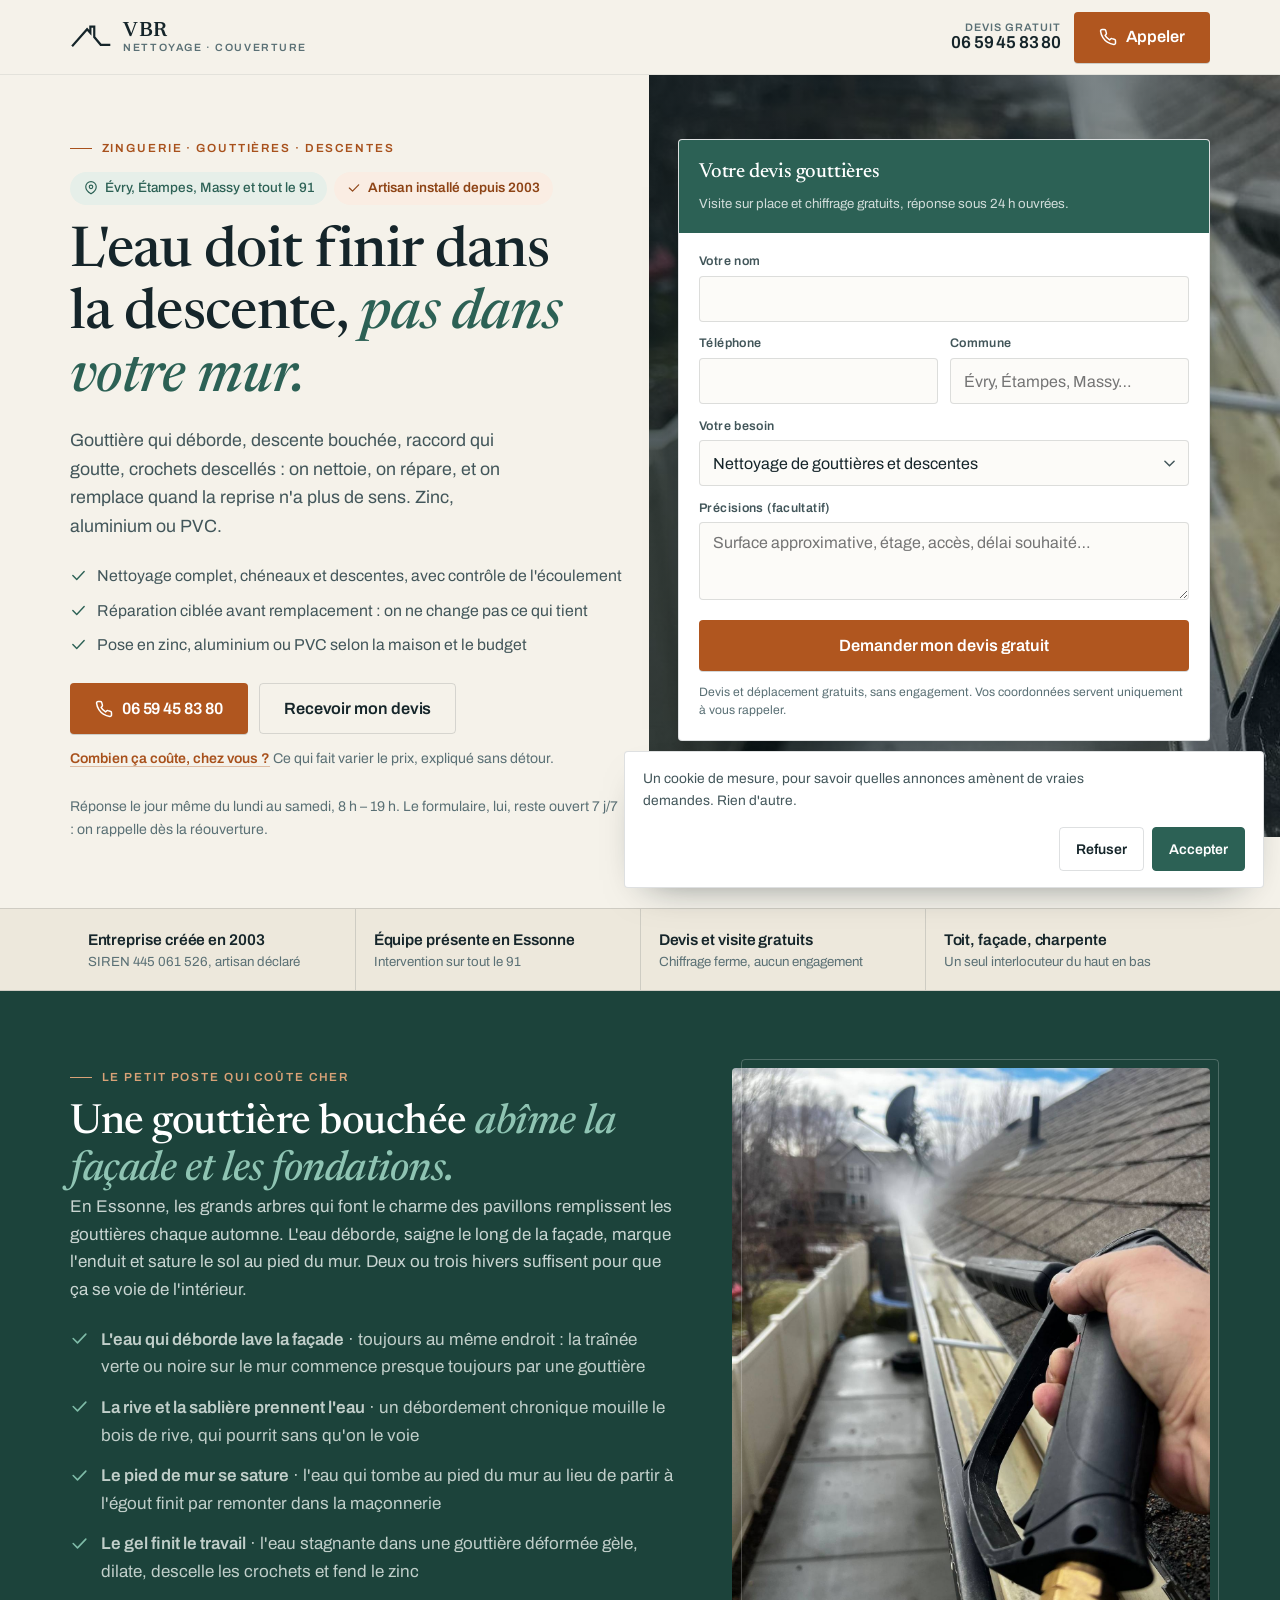
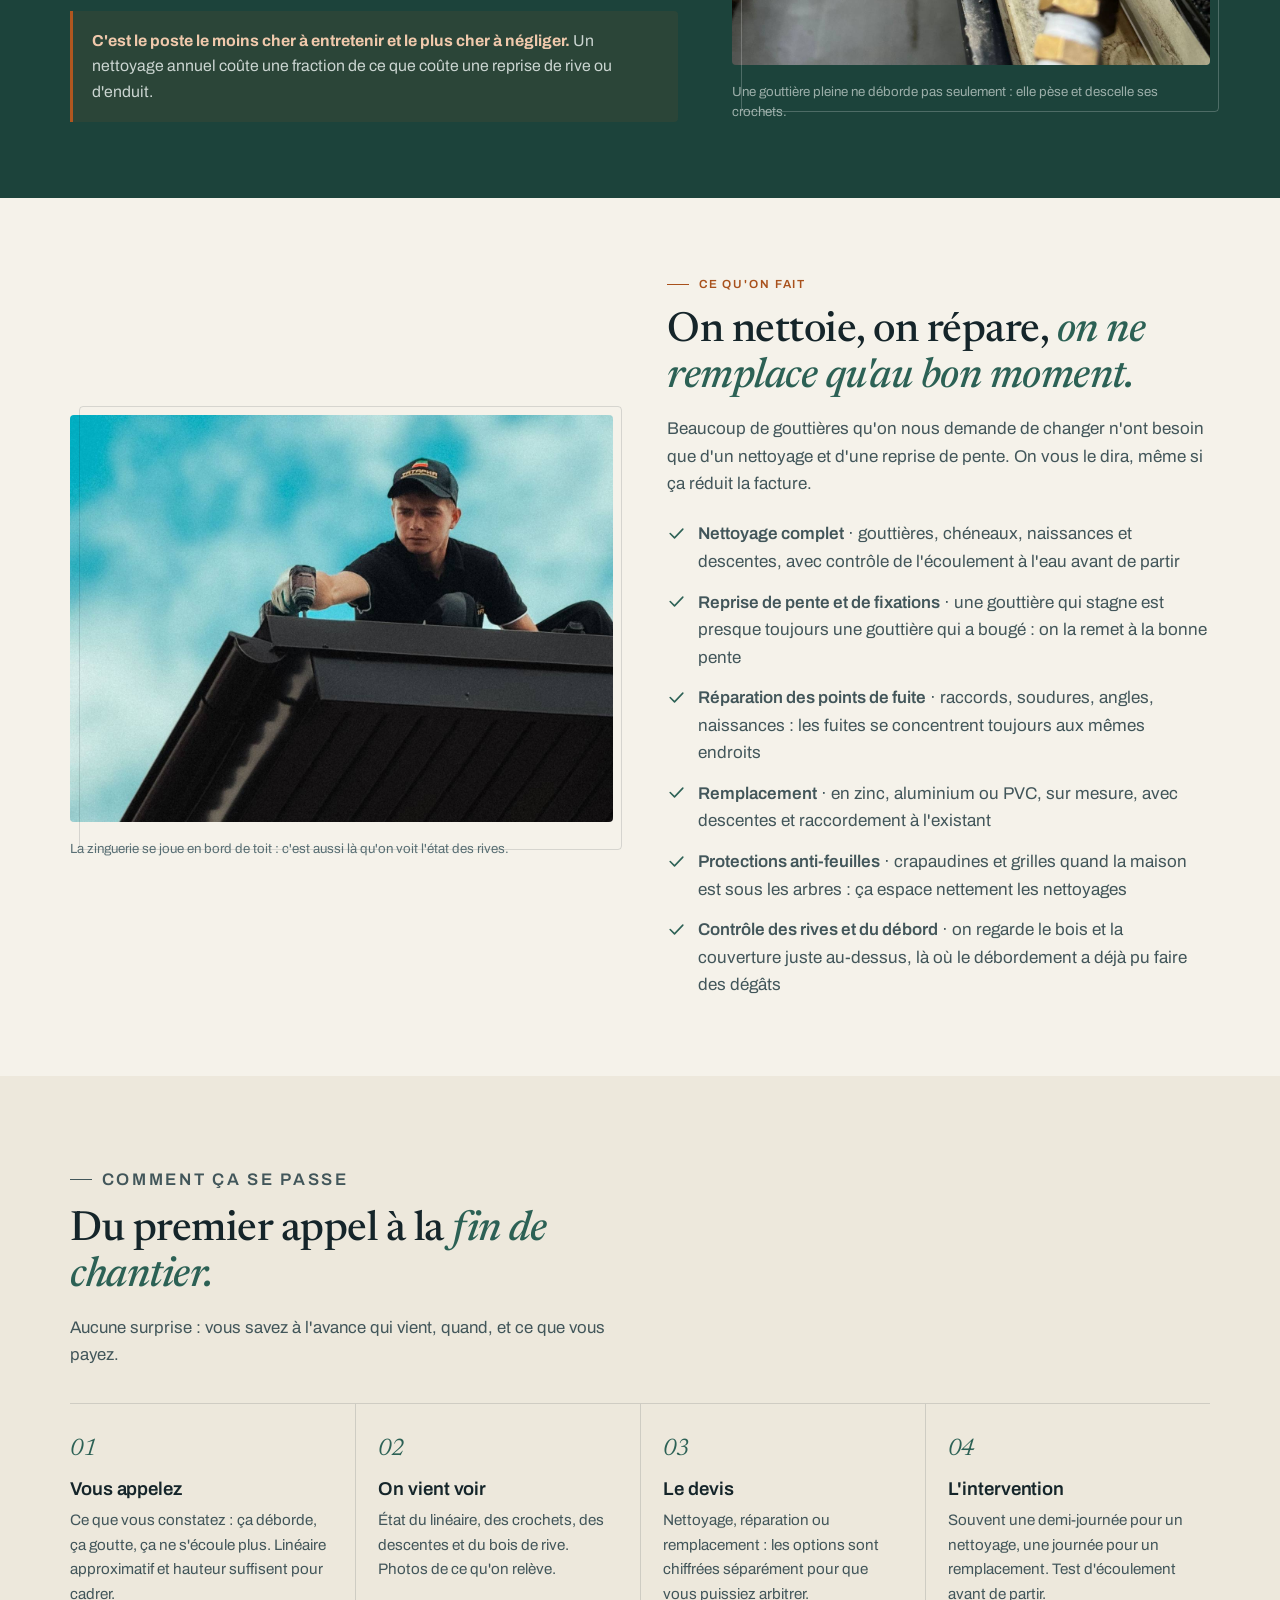
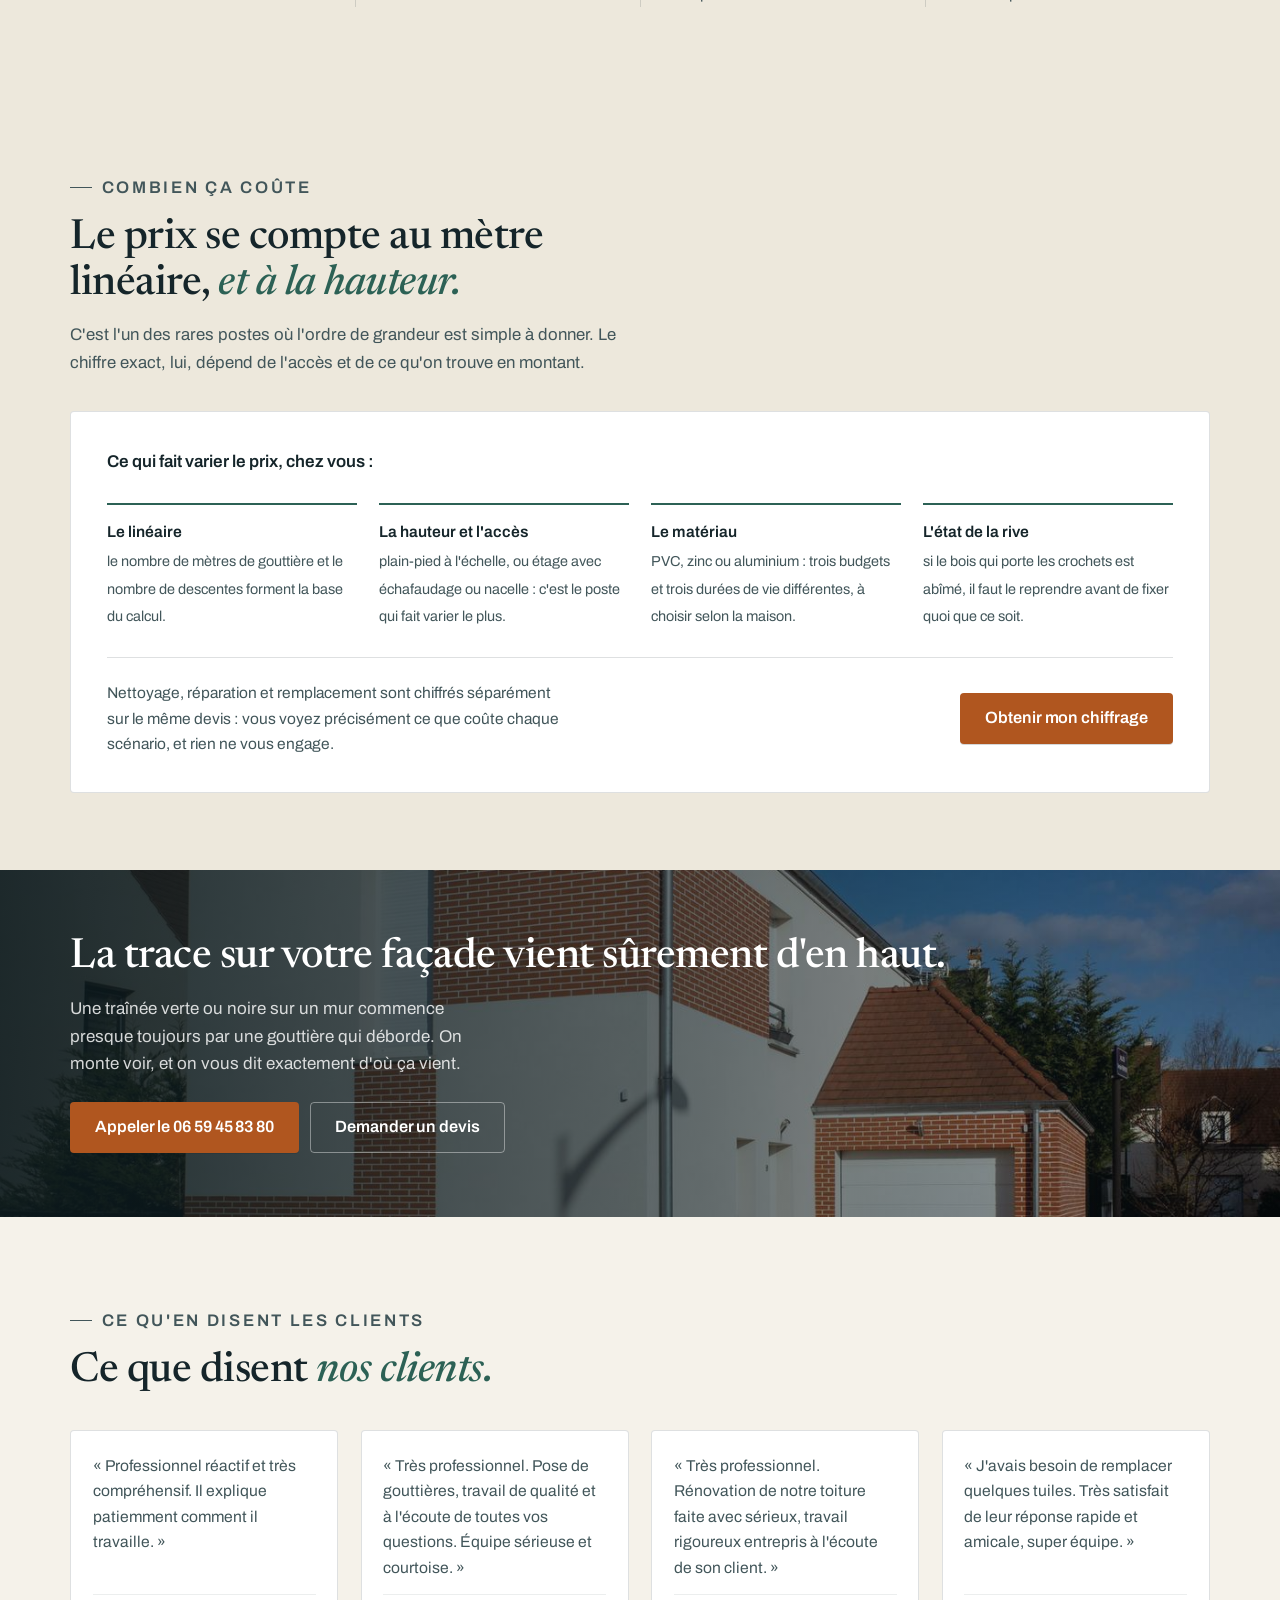
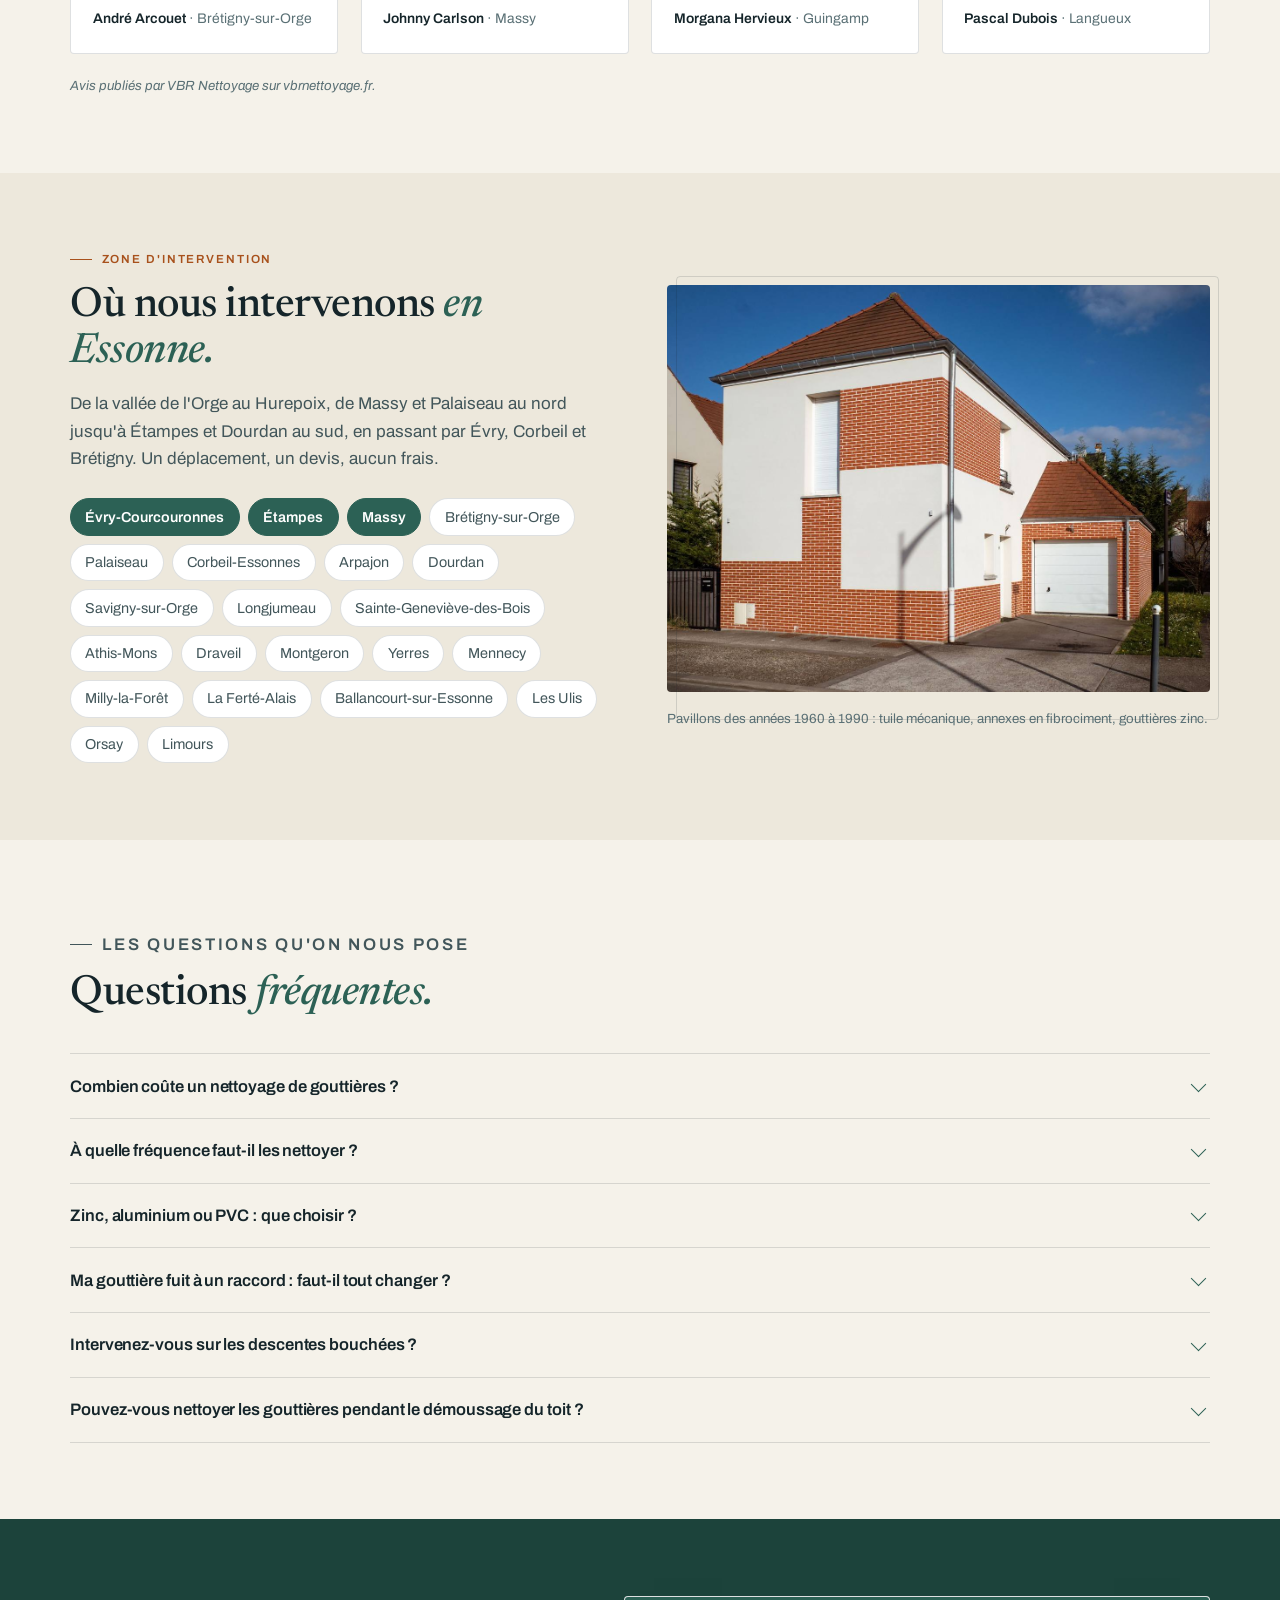
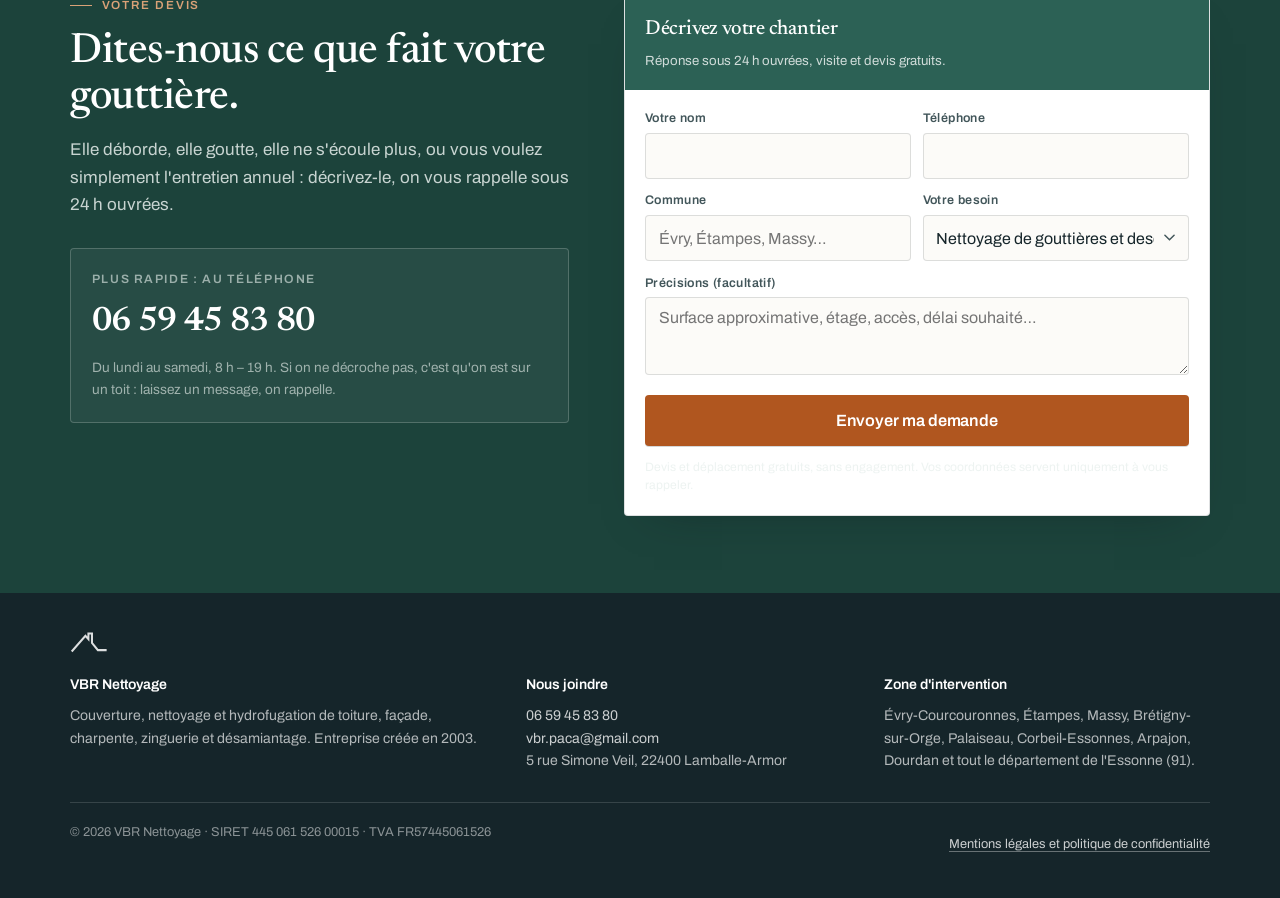
<file: essonne/gouttieres/index.html>
<!DOCTYPE html>
<html lang="fr">
<head>
<meta charset="UTF-8" />
<meta name="viewport" content="width=device-width, initial-scale=1" />



<title>Gouttières en Essonne · pose, réparation, nettoyage | VBR</title>
<meta name="description" content="Pose, réparation et nettoyage de gouttières à Évry, Étampes, Massy et dans tout le département de l'Essonne. Zinc, aluminium, PVC. Artisan installé depuis 2003, devis gratuit. ☎ 06 59 45 83 80" />

<meta name="robots" content="noindex, nofollow" />
<link rel="canonical" href="https://vbr-pro.fr/essonne/gouttieres/" />

<meta property="og:type" content="website" />
<meta property="og:locale" content="fr_FR" />
<meta property="og:title" content="Gouttières en Essonne · pose, réparation, nettoyage" />
<meta property="og:description" content="Gouttière qui déborde, descente bouchée, fuite au raccord : on nettoie, on répare, on remplace. Évry, Étampes, Massy et dans tout le département de l'Essonne." />
<meta property="og:url" content="https://vbr-pro.fr/essonne/gouttieres/" />
<meta property="og:image" content="https://vbr-pro.fr/assets/img/nettoyage-gouttiere-jet.jpg" />
<meta name="twitter:card" content="summary_large_image" />

<link rel="icon" type="image/svg+xml" href="../../assets/favicon.svg" />
<meta name="theme-color" content="#F5F2EA" />
<meta name="geo.region" content="FR-91" />
<meta name="geo.placename" content="Évry-Courcouronnes" />

<link rel="preconnect" href="https://fonts.googleapis.com" />
<link rel="preconnect" href="https://fonts.gstatic.com" crossorigin />
<link rel="stylesheet" href="https://fonts.googleapis.com/css2?family=Archivo:wght@400;500;600;700&family=Newsreader:ital,opsz,wght@0,6..72,400;0,6..72,500;0,6..72,600;1,6..72,400;1,6..72,500&display=swap" />
<link rel="preload" as="image" href="../../assets/img/nettoyage-gouttiere-jet.jpg" fetchpriority="high" />
<link rel="stylesheet" href="../../assets/styles.css?v=6" />


<script>
window.ADS_GTAG = 'AW-18438830933';
window.dataLayer = window.dataLayer || [];
function gtag(){dataLayer.push(arguments);}
/* Sans Consent Mode, Google n'a pas le droit de modéliser les conversions des
   visiteurs qui refusent : on les perd sèchement. Avec, il les estime.
   wait_for_update laisse 500 ms au choix déjà mémorisé pour arriver. */
var _consentVBR = null;
try { _consentVBR = localStorage.getItem('vbr_consent'); } catch (e) {}
gtag('consent', 'default', {
  ad_storage: 'denied', ad_user_data: 'denied', ad_personalization: 'denied',
  analytics_storage: 'denied', wait_for_update: 500
});
if (_consentVBR === 'granted') {
  gtag('consent', 'update', {
    ad_storage: 'granted', ad_user_data: 'granted',
    ad_personalization: 'granted', analytics_storage: 'granted'
  });
}
gtag('set', 'ads_data_redaction', true);
gtag('set', 'url_passthrough', true);
if (window.ADS_GTAG.indexOf('XXXX') === -1) {
  var s = document.createElement('script'); s.async = true;
  s.src = 'https://www.googletagmanager.com/gtag/js?id=' + window.ADS_GTAG;
  document.head.appendChild(s);
  gtag('js', new Date());
  gtag('config', window.ADS_GTAG, { allow_enhanced_conversions: true });
}
window.ADS_CONVERSION = 'AW-18438830933/gspjCJ3-vfEcENX2qNhE';
window.ADS_CONVERSION_APPEL = 'AW-18438830933/XsgfCJmWx_EcENX2qNhE';
/* Accroche alignée sur la requête tapée (voir script.js § 6). */
window.LP_VILLES = ["Évry","Évry-Courcouronnes","Courcouronnes","Étampes","Massy","Brétigny-sur-Orge","Brétigny","Palaiseau","Corbeil-Essonnes","Corbeil","Arpajon","Dourdan","Savigny-sur-Orge","Longjumeau","Sainte-Geneviève-des-Bois","Athis-Mons","Draveil","Montgeron","Yerres","Mennecy","Milly-la-Forêt","Les Ulis","Orsay","Limours"];
window.LP_MATCH = {
  gouttiere:{h1:"Gouttières nettoyées, réparées, <em>ou remplacées.</em>",
             sub:"On commence toujours par regarder si un nettoyage et une reprise de pente suffisent. Devis et visite gratuits."},
  prix:     {h1:"Le prix de vos gouttières, <em>au mètre linéaire.</em>",
             sub:"Linéaire, hauteur, matériau et état de la rive font le tarif. On monte voir, puis on chiffre fermement."},
  urgence:  {h1:"Gouttière qui fuit : <em>on vient regarder.</em>",
             sub:"Un débordement chronique abîme la rive et la façade. Plus tôt on le reprend, moins ça coûte.",
             urgent:"Ça déborde et ça coule sur le mur ? Appelez, on cadre l'intervention au téléphone."},
  besoin:   {gouttiere:"Nettoyage de gouttières et descentes", prix:"Remplacement de gouttières",
             urgence:"Gouttière qui fuit ou qui déborde", nettoyage:"Nettoyage de gouttières et descentes"}
};
</script>

<script type="application/ld+json">
{
  "@context": "https://schema.org",
  "@type": "RoofingContractor",
  "@id": "https://vbr-pro.fr/essonne/gouttieres/#business",
  "name": "VBR Nettoyage",
  "url": "https://vbr-pro.fr/essonne/gouttieres/",
  "telephone": "+33659458380",
  "email": "vbr.paca@gmail.com",
  "image": "https://vbr-pro.fr/assets/img/nettoyage-gouttiere-jet.jpg",
  "identifier": "445 061 526",
  "foundingDate": "2003-02-03",
  "priceRange": "€€",
  "currenciesAccepted": "EUR",
  "paymentAccepted": "Chèque, Virement, Espèces",
  "description": "Pose, réparation et nettoyage de gouttières et de descentes à Évry, Étampes, Massy et dans tout le département de l'Essonne. Zinc, aluminium et PVC. Entreprise créée en 2003.",
  "address": {"@type":"PostalAddress","addressLocality":"Évry-Courcouronnes","postalCode":"91000","addressRegion":"Île-de-France","addressCountry":"FR"},
  "geo": {"@type":"GeoCoordinates","latitude":48.6238,"longitude":2.4295},
  "openingHoursSpecification": [{"@type":"OpeningHoursSpecification","dayOfWeek":["Monday","Tuesday","Wednesday","Thursday","Friday","Saturday"],"opens":"08:00","closes":"19:00"}],
  "areaServed": [{"@type":"City","name":"Évry-Courcouronnes"},{"@type":"City","name":"Étampes"},{"@type":"City","name":"Massy"},{"@type":"City","name":"Brétigny-sur-Orge"},{"@type":"City","name":"Palaiseau"},{"@type":"City","name":"Corbeil-Essonnes"},{"@type":"City","name":"Arpajon"},{"@type":"City","name":"Dourdan"},{"@type":"City","name":"Savigny-sur-Orge"},{"@type":"City","name":"Longjumeau"},{"@type":"City","name":"Sainte-Geneviève-des-Bois"},{"@type":"City","name":"Athis-Mons"},{"@type":"City","name":"Draveil"},{"@type":"City","name":"Montgeron"},{"@type":"City","name":"Yerres"},{"@type":"City","name":"Mennecy"}],
  "hasOfferCatalog": {"@type":"OfferCatalog","name":"Zinguerie, gouttières et descentes","itemListElement":[{"@type":"Offer","itemOffered":{"@type":"Service","name":"Nettoyage de gouttières et de descentes"}},{"@type":"Offer","itemOffered":{"@type":"Service","name":"Réparation de gouttière et reprise de raccord"}},{"@type":"Offer","itemOffered":{"@type":"Service","name":"Pose de gouttières en zinc, aluminium ou PVC"}},{"@type":"Offer","itemOffered":{"@type":"Service","name":"Remplacement de descentes d'eau pluviale"}},{"@type":"Offer","itemOffered":{"@type":"Service","name":"Pose de crapaudines et de protections anti-feuilles"}}]}
}
</script>
<script type="application/ld+json">
{"@context":"https://schema.org","@type":"FAQPage","mainEntity":[{"@type":"Question","name":"Combien coûte un nettoyage de gouttières ?","acceptedAnswer":{"@type":"Answer","text":"Il se chiffre au mètre linéaire, et l'accès pèse beaucoup dans le total. Un plain-pied accessible à l'échelle et un étage nécessitant une nacelle n'ont pas le même coût. La visite et le devis sont gratuits."}},{"@type":"Question","name":"À quelle fréquence faut-il les nettoyer ?","acceptedAnswer":{"@type":"Answer","text":"Une fois par an après la chute des feuilles suffit dans la plupart des cas. Sous des arbres, deux passages sont souvent nécessaires : un à l'automne, un au printemps. Des crapaudines et des grilles espacent nettement ces interventions."}},{"@type":"Question","name":"Zinc, aluminium ou PVC : que choisir ?","acceptedAnswer":{"@type":"Answer","text":"Le zinc reste la référence sur le bâti ancien pour sa durée de vie et son aspect. L'aluminium est un bon compromis, léger et sans soudure. Le PVC est le plus économique, mais il supporte mal les fortes chaleurs et les chocs. On vous oriente selon la maison, l'exposition et le budget."}},{"@type":"Question","name":"Ma gouttière fuit à un raccord : faut-il tout changer ?","acceptedAnswer":{"@type":"Answer","text":"Pas forcément. Une fuite localisée sur un raccord, un angle ou une soudure se reprend souvent très bien. Le remplacement s'impose quand le linéaire est déformé, percé par la corrosion ou que les crochets ne tiennent plus dans un bois de rive abîmé."}},{"@type":"Question","name":"Intervenez-vous sur les descentes bouchées ?","acceptedAnswer":{"@type":"Answer","text":"Oui. Descente, coude, naissance et raccordement au regard font partie du contrôle systématique, et on termine toujours par un essai à l'eau pour vérifier que ça part vraiment."}},{"@type":"Question","name":"Pouvez-vous nettoyer les gouttières pendant le démoussage du toit ?","acceptedAnswer":{"@type":"Answer","text":"Oui, et c'est l'ordre logique : on démousse d'abord, puis on nettoie les gouttières, puisque le démoussage y envoie forcément des débris. Groupées, les deux interventions évitent un second déplacement."}}]}
</script>
</head>

<body data-lp="gouttieres_91">


<header class="hdr">
  <div class="wrap hdr-in">
    <a class="brand" href="#haut" aria-label="VBR Nettoyage, accueil de la page">
      <svg viewBox="0 0 64 40" aria-hidden="true"><path d="M4 33 L26 8 L31 13.5 L31 4 L37 4 L37 20 L47 32 L60 32" fill="none" stroke="currentColor" stroke-width="3.4" stroke-linecap="square"/></svg>
      <span class="brand-txt">
        <span class="brand-name">VBR</span>
        <span class="brand-sub">Nettoyage · Couverture</span>
      </span>
    </a>
    <div class="hdr-act">
      <a class="hdr-tel" href="tel:+33659458380">
        <span>Devis gratuit</span><b>06 59 45 83 80</b>
      </a>
      <a class="btn btn-call" href="tel:+33659458380">
        <svg viewBox="0 0 24 24" fill="none" stroke="currentColor" stroke-width="2" stroke-linecap="round" stroke-linejoin="round" aria-hidden="true"><path d="M22 16.9v3a2 2 0 0 1-2.2 2 19.8 19.8 0 0 1-8.6-3.1 19.5 19.5 0 0 1-6-6A19.8 19.8 0 0 1 2.1 4.2 2 2 0 0 1 4.1 2h3a2 2 0 0 1 2 1.7c.1 1 .4 1.9.7 2.8a2 2 0 0 1-.5 2.1L8.1 9.9a16 16 0 0 0 6 6l1.3-1.3a2 2 0 0 1 2.1-.4c.9.3 1.8.6 2.8.7a2 2 0 0 1 1.7 2z"/></svg>
        Appeler
      </a>
    </div>
  </div>
</header>


<section class="hero" id="haut">
  <div class="wrap hero-grid">

    <div class="hero-copy">
      <p class="kicker">Zinguerie · Gouttières · Descentes</p>
      <div class="hero-chips">
        <span class="hero-loc">
          <svg viewBox="0 0 24 24" fill="none" stroke="currentColor" stroke-width="2" aria-hidden="true"><path d="M21 10c0 7-9 12-9 12S3 17 3 10a9 9 0 0 1 18 0z"/><circle cx="12" cy="10" r="3"/></svg>
          Évry, Étampes, Massy et tout le 91
        </span>
        <span class="hero-anc">
          <svg viewBox="0 0 24 24" fill="none" stroke="currentColor" stroke-width="2" stroke-linecap="round" stroke-linejoin="round" aria-hidden="true"><path d="m4 12 5.5 5.5L20 6.5"/></svg>
          Artisan installé depuis 2003
        </span>
      </div>
      <h1>L'eau doit finir dans la descente, <em>pas dans votre mur.</em></h1>
      <p class="hero-sub">Gouttière qui déborde, descente bouchée, raccord qui goutte, crochets descellés : on nettoie, on répare, et on remplace quand la reprise n'a plus de sens. Zinc, aluminium ou PVC.</p>
      <ul class="hero-points"><li><svg viewBox="0 0 24 24" fill="none" stroke="currentColor" stroke-width="2" stroke-linecap="round" stroke-linejoin="round" aria-hidden="true"><path d="m4 12 5.5 5.5L20 6.5"/></svg><span>Nettoyage complet, chéneaux et descentes, avec contrôle de l'écoulement</span></li>
        <li><svg viewBox="0 0 24 24" fill="none" stroke="currentColor" stroke-width="2" stroke-linecap="round" stroke-linejoin="round" aria-hidden="true"><path d="m4 12 5.5 5.5L20 6.5"/></svg><span>Réparation ciblée avant remplacement : on ne change pas ce qui tient</span></li>
        <li><svg viewBox="0 0 24 24" fill="none" stroke="currentColor" stroke-width="2" stroke-linecap="round" stroke-linejoin="round" aria-hidden="true"><path d="m4 12 5.5 5.5L20 6.5"/></svg><span>Pose en zinc, aluminium ou PVC selon la maison et le budget</span></li></ul>
      <div class="hero-cta">
        <a class="btn btn-call" href="tel:+33659458380">
          <svg viewBox="0 0 24 24" fill="none" stroke="currentColor" stroke-width="2" stroke-linecap="round" stroke-linejoin="round" aria-hidden="true"><path d="M22 16.9v3a2 2 0 0 1-2.2 2 19.8 19.8 0 0 1-8.6-3.1 19.5 19.5 0 0 1-6-6A19.8 19.8 0 0 1 2.1 4.2 2 2 0 0 1 4.1 2h3a2 2 0 0 1 2 1.7c.1 1 .4 1.9.7 2.8a2 2 0 0 1-.5 2.1L8.1 9.9a16 16 0 0 0 6 6l1.3-1.3a2 2 0 0 1 2.1-.4c.9.3 1.8.6 2.8.7a2 2 0 0 1 1.7 2z"/></svg>
          06 59 45 83 80
        </a>
        <a class="btn btn-ghost" href="#devis">Recevoir mon devis</a>
      </div>
      <p class="hero-prix"><a href="#prix">Combien ça coûte, chez vous&nbsp;?</a> Ce qui fait varier le prix, expliqué sans détour.</p>
      <p class="hero-micro">Réponse le jour même du lundi au samedi, 8 h – 19 h. Le formulaire, lui, reste ouvert 7 j/7 : on rappelle dès la réouverture.</p>

      <figure class="hero-shot">
        <img src="../../assets/img/nettoyage-gouttiere-jet.jpg" alt="Nettoyage d'une gouttière encombrée" width="1400" height="934" fetchpriority="high" />
        <figcaption>Nettoyage d'une gouttière chargée de feuilles et de mousses. Photo d'illustration du métier.</figcaption>
      </figure>
    </div>

    <div class="hero-form-col">
      <div class="hero-panel" style="background-image:url('../../assets/img/nettoyage-gouttiere-jet.jpg')" role="img" aria-label="Nettoyage d'une gouttière encombrée"></div>
      <div class="form-card" id="devis">
        <div class="form-head">
          <b>Votre devis gouttières</b>
          <span>Visite sur place et chiffrage gratuits, réponse sous 24 h ouvrées.</span>
        </div>
        <div class="form-body">
          <form class="js-devis" id="devis-form" novalidate>
            <div class="form-success" role="status">Merci, votre demande est partie. On vous rappelle sous 24 h ouvrées pour convenir de la visite.</div>
            <div class="form-error" role="alert">L'envoi n'a pas abouti. Appelez-nous au 06 59 45 83 80, c'est plus rapide.</div>
            <div class="form-fields">
              <input type="hidden" name="access_key" value="c4a1ff19-e6a3-4c55-98bf-d4e666ee1ffc" />
              <input type="hidden" name="gclid" value="" />
              <input type="hidden" name="source" value="" />
              <input type="hidden" name="campagne" value="" />
              <input type="hidden" name="mot_cle" value="" />
              <input type="hidden" name="page" value="" />
              <input class="hp" type="text" name="botcheck" tabindex="-1" autocomplete="off" aria-hidden="true" />

              <div class="field">
                <label for="f-nom">Votre nom</label>
                <input id="f-nom" name="nom" type="text" autocomplete="name" required />
              </div>
              <div class="field-row">
                <div class="field">
                  <label for="f-tel">Téléphone</label>
                  <input id="f-tel" name="tel" type="tel" inputmode="tel" autocomplete="tel" required />
                </div>
                <div class="field">
                  <label for="f-ville">Commune</label>
                  <input id="f-ville" name="ville" type="text" placeholder="Évry, Étampes, Massy…" required />
                </div>
              </div>
              <div class="field">
                <label for="f-besoin">Votre besoin</label>
                <select id="f-besoin" name="besoin"><option>Nettoyage de gouttières et descentes</option>
            <option>Gouttière qui fuit ou qui déborde</option>
            <option>Remplacement de gouttières</option>
            <option>Pose de gouttières neuves</option>
            <option>Descente d'eau pluviale bouchée ou cassée</option>
            <option>Protections anti-feuilles / crapaudines</option></select>
              </div>
              <div class="field">
                <label for="f-msg">Précisions (facultatif)</label>
                <textarea id="f-msg" name="message" placeholder="Surface approximative, étage, accès, délai souhaité…"></textarea>
              </div>
              <button class="btn btn-call btn-full" type="submit">Demander mon devis gratuit</button>
              <p class="form-legal">Devis et déplacement gratuits, sans engagement. Vos coordonnées servent uniquement à vous rappeler.</p>
            </div>
          </form>
        </div>
      </div>
    </div>

  </div>

  
  <div class="trust">
    <div class="wrap trust-in">
      <div class="trust-it"><b>Entreprise créée en 2003</b><span>SIREN 445 061 526, artisan déclaré</span></div>
      <div class="trust-it"><b>Équipe présente en Essonne</b><span>Intervention sur tout le 91</span></div>
      <div class="trust-it"><b>Devis et visite gratuits</b><span>Chiffrage ferme, aucun engagement</span></div>
      <div class="trust-it"><b>Toit, façade, charpente</b><span>Un seul interlocuteur du haut en bas</span></div>
    </div>
  </div>
</section>


<section class="sec sec-dark" id="pourquoi">
  <div class="wrap">
    <div class="split split-wide">
      <div>
        <p class="kicker is-light">Le petit poste qui coûte cher</p>
        <h2>Une gouttière bouchée <em>abîme la façade et les fondations.</em></h2>
        <p>En Essonne, les grands arbres qui font le charme des pavillons remplissent les gouttières chaque automne. L'eau déborde, saigne le long de la façade, marque l'enduit et sature le sol au pied du mur. Deux ou trois hivers suffisent pour que ça se voie de l'intérieur.</p>
        <ul class="checks"><li><svg viewBox="0 0 24 24" fill="none" stroke="currentColor" stroke-width="2" stroke-linecap="round" stroke-linejoin="round" aria-hidden="true"><path d="m4 12 5.5 5.5L20 6.5"/></svg><span><b>L'eau qui déborde lave la façade</b> · toujours au même endroit : la traînée verte ou noire sur le mur commence presque toujours par une gouttière</span></li>
          <li><svg viewBox="0 0 24 24" fill="none" stroke="currentColor" stroke-width="2" stroke-linecap="round" stroke-linejoin="round" aria-hidden="true"><path d="m4 12 5.5 5.5L20 6.5"/></svg><span><b>La rive et la sablière prennent l'eau</b> · un débordement chronique mouille le bois de rive, qui pourrit sans qu'on le voie</span></li>
          <li><svg viewBox="0 0 24 24" fill="none" stroke="currentColor" stroke-width="2" stroke-linecap="round" stroke-linejoin="round" aria-hidden="true"><path d="m4 12 5.5 5.5L20 6.5"/></svg><span><b>Le pied de mur se sature</b> · l'eau qui tombe au pied du mur au lieu de partir à l'égout finit par remonter dans la maçonnerie</span></li>
          <li><svg viewBox="0 0 24 24" fill="none" stroke="currentColor" stroke-width="2" stroke-linecap="round" stroke-linejoin="round" aria-hidden="true"><path d="m4 12 5.5 5.5L20 6.5"/></svg><span><b>Le gel finit le travail</b> · l'eau stagnante dans une gouttière déformée gèle, dilate, descelle les crochets et fend le zinc</span></li></ul>
        <div class="warn"><p><b>C'est le poste le moins cher à entretenir et le plus cher à négliger.</b> Un nettoyage annuel coûte une fraction de ce que coûte une reprise de rive ou d'enduit.</p></div>
      </div>
      <figure class="frame frame-tall">
        <img src="../../assets/img/nettoyage-gouttiere-jet.jpg" alt="Gouttière chargée de feuilles et de dépôts" loading="lazy" width="1400" height="1750" />
        <figcaption>Une gouttière pleine ne déborde pas seulement : elle pèse et descelle ses crochets.</figcaption>
      </figure>
    </div>
  </div>
</section>


<section class="sec" id="prestation">
  <div class="wrap">
    <div class="split">
      <figure class="frame">
        <img src="../../assets/img/couvreur-faitage-ciel.jpg" alt="Artisan intervenant en bord de toiture" loading="lazy" width="1400" height="1050" />
        <figcaption>La zinguerie se joue en bord de toit : c'est aussi là qu'on voit l'état des rives.</figcaption>
      </figure>
      <div>
        <p class="kicker">Ce qu'on fait</p>
        <h2>On nettoie, on répare, <em>on ne remplace qu'au bon moment.</em></h2>
        <p style="color:var(--ink-2);margin-top:.9rem">Beaucoup de gouttières qu'on nous demande de changer n'ont besoin que d'un nettoyage et d'une reprise de pente. On vous le dira, même si ça réduit la facture.</p>
        <ul class="checks"><li><svg viewBox="0 0 24 24" fill="none" stroke="currentColor" stroke-width="2" stroke-linecap="round" stroke-linejoin="round" aria-hidden="true"><path d="m4 12 5.5 5.5L20 6.5"/></svg><span><b>Nettoyage complet</b> · gouttières, chéneaux, naissances et descentes, avec contrôle de l'écoulement à l'eau avant de partir</span></li>
          <li><svg viewBox="0 0 24 24" fill="none" stroke="currentColor" stroke-width="2" stroke-linecap="round" stroke-linejoin="round" aria-hidden="true"><path d="m4 12 5.5 5.5L20 6.5"/></svg><span><b>Reprise de pente et de fixations</b> · une gouttière qui stagne est presque toujours une gouttière qui a bougé : on la remet à la bonne pente</span></li>
          <li><svg viewBox="0 0 24 24" fill="none" stroke="currentColor" stroke-width="2" stroke-linecap="round" stroke-linejoin="round" aria-hidden="true"><path d="m4 12 5.5 5.5L20 6.5"/></svg><span><b>Réparation des points de fuite</b> · raccords, soudures, angles, naissances : les fuites se concentrent toujours aux mêmes endroits</span></li>
          <li><svg viewBox="0 0 24 24" fill="none" stroke="currentColor" stroke-width="2" stroke-linecap="round" stroke-linejoin="round" aria-hidden="true"><path d="m4 12 5.5 5.5L20 6.5"/></svg><span><b>Remplacement</b> · en zinc, aluminium ou PVC, sur mesure, avec descentes et raccordement à l'existant</span></li>
          <li><svg viewBox="0 0 24 24" fill="none" stroke="currentColor" stroke-width="2" stroke-linecap="round" stroke-linejoin="round" aria-hidden="true"><path d="m4 12 5.5 5.5L20 6.5"/></svg><span><b>Protections anti-feuilles</b> · crapaudines et grilles quand la maison est sous les arbres : ça espace nettement les nettoyages</span></li>
          <li><svg viewBox="0 0 24 24" fill="none" stroke="currentColor" stroke-width="2" stroke-linecap="round" stroke-linejoin="round" aria-hidden="true"><path d="m4 12 5.5 5.5L20 6.5"/></svg><span><b>Contrôle des rives et du débord</b> · on regarde le bois et la couverture juste au-dessus, là où le débordement a déjà pu faire des dégâts</span></li></ul>
      </div>
    </div>
  </div>
</section>


<section class="sec sec-tint" id="deroule">
  <div class="wrap">
    <div class="sec-head">
      <p class="kicker">Comment ça se passe</p>
      <h2>Du premier appel à la <em>fin de chantier.</em></h2>
      <p>Aucune surprise : vous savez à l'avance qui vient, quand, et ce que vous payez.</p>
    </div>
    <div class="steps"><div class="step"><span class="step-n">01</span><h3>Vous appelez</h3><p>Ce que vous constatez : ça déborde, ça goutte, ça ne s'écoule plus. Linéaire approximatif et hauteur suffisent pour cadrer.</p></div>
      <div class="step"><span class="step-n">02</span><h3>On vient voir</h3><p>État du linéaire, des crochets, des descentes et du bois de rive. Photos de ce qu'on relève.</p></div>
      <div class="step"><span class="step-n">03</span><h3>Le devis</h3><p>Nettoyage, réparation ou remplacement : les options sont chiffrées séparément pour que vous puissiez arbitrer.</p></div>
      <div class="step"><span class="step-n">04</span><h3>L'intervention</h3><p>Souvent une demi-journée pour un nettoyage, une journée pour un remplacement. Test d'écoulement avant de partir.</p></div></div>
  </div>
</section>





<section class="sec sec-tint" id="prix">
  <div class="wrap">
    <div class="sec-head">
      <p class="kicker">Combien ça coûte</p>
      <h2>Le prix se compte au mètre linéaire, <em>et à la hauteur.</em></h2>
      <p>C'est l'un des rares postes où l'ordre de grandeur est simple à donner. Le chiffre exact, lui, dépend de l'accès et de ce qu'on trouve en montant.</p>
    </div>
    <div class="budget">
      <p style="font-weight:600;margin:0">Ce qui fait varier le prix, chez vous :</p>
      <div class="budget-grid"><div class="bf"><b>Le linéaire</b><span>le nombre de mètres de gouttière et le nombre de descentes forment la base du calcul.</span></div>
        <div class="bf"><b>La hauteur et l'accès</b><span>plain-pied à l'échelle, ou étage avec échafaudage ou nacelle : c'est le poste qui fait varier le plus.</span></div>
        <div class="bf"><b>Le matériau</b><span>PVC, zinc ou aluminium : trois budgets et trois durées de vie différentes, à choisir selon la maison.</span></div>
        <div class="bf"><b>L'état de la rive</b><span>si le bois qui porte les crochets est abîmé, il faut le reprendre avant de fixer quoi que ce soit.</span></div></div>
      <div class="budget-foot">
        <p>Nettoyage, réparation et remplacement sont chiffrés séparément sur le même devis : vous voyez précisément ce que coûte chaque scénario, et rien ne vous engage.</p>
        <a class="btn btn-call" href="#devis">Obtenir mon chiffrage</a>
      </div>
    </div>
  </div>
</section>


<section class="band" style="background-image:url('../../assets/img/pavillon-brique-idf.jpg')">
  <div class="wrap band-in">
    <h2>La trace sur votre façade vient sûrement d'en haut.</h2>
    <p>Une traînée verte ou noire sur un mur commence presque toujours par une gouttière qui déborde. On monte voir, et on vous dit exactement d'où ça vient.</p>
    <div class="band-cta">
      <a class="btn btn-call" href="tel:+33659458380">Appeler le 06 59 45 83 80</a>
      <a class="btn btn-ghost" href="#devis">Demander un devis</a>
    </div>
  </div>
</section>


<section class="sec" id="avis">
  <div class="wrap">
    <div class="sec-head">
      <p class="kicker">Ce qu'en disent les clients</p>
      <h2>Ce que disent <em>nos clients.</em></h2>
    </div>
    <div class="avis"><blockquote><p>« Professionnel réactif et très compréhensif. Il explique patiemment comment il travaille. »</p><footer><b>André Arcouet</b> · Brétigny-sur-Orge</footer></blockquote>
      <blockquote><p>« Très professionnel. Pose de gouttières, travail de qualité et à l'écoute de toutes vos questions. Équipe sérieuse et courtoise. »</p><footer><b>Johnny Carlson</b> · Massy</footer></blockquote>
      <blockquote><p>« Très professionnel. Rénovation de notre toiture faite avec sérieux, travail rigoureux entrepris à l'écoute de son client. »</p><footer><b>Morgana Hervieux</b> · Guingamp</footer></blockquote>
      <blockquote><p>« J'avais besoin de remplacer quelques tuiles. Très satisfait de leur réponse rapide et amicale, super équipe. »</p><footer><b>Pascal Dubois</b> · Langueux</footer></blockquote></div>
    <p class="ba-note">Avis publiés par VBR Nettoyage sur vbrnettoyage.fr.</p>
  </div>
</section>


<section class="sec sec-tint" id="zones">
  <div class="wrap">
    <div class="split">
      <div>
        <p class="kicker">Zone d'intervention</p>
        <h2>Où nous intervenons <em>en Essonne.</em></h2>
        <p style="color:var(--ink-2);margin-top:.9rem">De la vallée de l'Orge au Hurepoix, de Massy et Palaiseau au nord jusqu'à Étampes et Dourdan au sud, en passant par Évry, Corbeil et Brétigny. Un déplacement, un devis, aucun frais.</p>
        <div class="zones"><span class="zone zone-main">Évry-Courcouronnes</span>
          <span class="zone zone-main">Étampes</span>
          <span class="zone zone-main">Massy</span>
          <span class="zone">Brétigny-sur-Orge</span>
          <span class="zone">Palaiseau</span>
          <span class="zone">Corbeil-Essonnes</span>
          <span class="zone">Arpajon</span>
          <span class="zone">Dourdan</span>
          <span class="zone">Savigny-sur-Orge</span>
          <span class="zone">Longjumeau</span>
          <span class="zone">Sainte-Geneviève-des-Bois</span>
          <span class="zone">Athis-Mons</span>
          <span class="zone">Draveil</span>
          <span class="zone">Montgeron</span>
          <span class="zone">Yerres</span>
          <span class="zone">Mennecy</span>
          <span class="zone">Milly-la-Forêt</span>
          <span class="zone">La Ferté-Alais</span>
          <span class="zone">Ballancourt-sur-Essonne</span>
          <span class="zone">Les Ulis</span>
          <span class="zone">Orsay</span>
          <span class="zone">Limours</span></div>
      </div>
      <figure class="frame">
        <img src="../../assets/img/pavillon-brique-idf.jpg" alt="Pavillon francilien en brique avec toiture en tuiles" loading="lazy" width="1400" height="1050" />
        <figcaption>Pavillons des années 1960 à 1990 : tuile mécanique, annexes en fibrociment, gouttières zinc.</figcaption>
      </figure>
    </div>
  </div>
</section>


<section class="sec" id="faq">
  <div class="wrap">
    <div class="sec-head">
      <p class="kicker">Les questions qu'on nous pose</p>
      <h2>Questions <em>fréquentes.</em></h2>
    </div>
    <div class="faq"><details><summary>Combien coûte un nettoyage de gouttières ?</summary><p>Il se chiffre au mètre linéaire, et l'accès pèse beaucoup dans le total. Un plain-pied accessible à l'échelle et un étage nécessitant une nacelle n'ont pas le même coût. La visite et le devis sont gratuits.</p></details>
      <details><summary>À quelle fréquence faut-il les nettoyer ?</summary><p>Une fois par an après la chute des feuilles suffit dans la plupart des cas. Sous des arbres, deux passages sont souvent nécessaires : un à l'automne, un au printemps. Des crapaudines et des grilles espacent nettement ces interventions.</p></details>
      <details><summary>Zinc, aluminium ou PVC : que choisir ?</summary><p>Le zinc reste la référence sur le bâti ancien pour sa durée de vie et son aspect. L'aluminium est un bon compromis, léger et sans soudure. Le PVC est le plus économique, mais il supporte mal les fortes chaleurs et les chocs. On vous oriente selon la maison, l'exposition et le budget.</p></details>
      <details><summary>Ma gouttière fuit à un raccord : faut-il tout changer ?</summary><p>Pas forcément. Une fuite localisée sur un raccord, un angle ou une soudure se reprend souvent très bien. Le remplacement s'impose quand le linéaire est déformé, percé par la corrosion ou que les crochets ne tiennent plus dans un bois de rive abîmé.</p></details>
      <details><summary>Intervenez-vous sur les descentes bouchées ?</summary><p>Oui. Descente, coude, naissance et raccordement au regard font partie du contrôle systématique, et on termine toujours par un essai à l'eau pour vérifier que ça part vraiment.</p></details>
      <details><summary>Pouvez-vous nettoyer les gouttières pendant le démoussage du toit ?</summary><p>Oui, et c'est l'ordre logique : on démousse d'abord, puis on nettoie les gouttières, puisque le démoussage y envoie forcément des débris. Groupées, les deux interventions évitent un second déplacement.</p></details></div>
  </div>
</section>


<section class="sec final" id="contact">
  <div class="wrap final-grid">
    <div>
      <p class="kicker is-light">Votre devis</p>
      <h2>Dites-nous ce que fait votre gouttière.</h2>
      <p style="margin-top:.9rem">Elle déborde, elle goutte, elle ne s'écoule plus, ou vous voulez simplement l'entretien annuel : décrivez-le, on vous rappelle sous 24 h ouvrées.</p>
      <div class="call-card">
        <span>Plus rapide : au téléphone</span>
        <a href="tel:+33659458380">06 59 45 83 80</a>
        <small>Du lundi au samedi, 8 h – 19 h. Si on ne décroche pas, c'est qu'on est sur un toit : laissez un message, on rappelle.</small>
      </div>
    </div>

    <div class="form-card">
      <div class="form-head">
        <b>Décrivez votre chantier</b>
        <span>Réponse sous 24 h ouvrées, visite et devis gratuits.</span>
      </div>
      <div class="form-body">
        <form class="js-devis" id="devis-form-bas" novalidate>
          <div class="form-success" role="status">Merci, votre demande est partie. On vous rappelle sous 24 h ouvrées pour convenir de la visite.</div>
          <div class="form-error" role="alert">L'envoi n'a pas abouti. Appelez-nous au 06 59 45 83 80, c'est plus rapide.</div>
          <div class="form-fields">
            <input type="hidden" name="access_key" value="c4a1ff19-e6a3-4c55-98bf-d4e666ee1ffc" />
            <input type="hidden" name="gclid" value="" />
            <input type="hidden" name="source" value="" />
            <input type="hidden" name="campagne" value="" />
            <input type="hidden" name="mot_cle" value="" />
            <input type="hidden" name="page" value="" />
            <input class="hp" type="text" name="botcheck" tabindex="-1" autocomplete="off" aria-hidden="true" />

            <div class="field-row">
              <div class="field">
                <label for="b-nom">Votre nom</label>
                <input id="b-nom" name="nom" type="text" autocomplete="name" required />
              </div>
              <div class="field">
                <label for="b-tel">Téléphone</label>
                <input id="b-tel" name="tel" type="tel" inputmode="tel" autocomplete="tel" required />
              </div>
            </div>
            <div class="field-row">
              <div class="field">
                <label for="b-ville">Commune</label>
                <input id="b-ville" name="ville" type="text" placeholder="Évry, Étampes, Massy…" required />
              </div>
              <div class="field">
                <label for="b-besoin">Votre besoin</label>
                <select id="b-besoin" name="besoin"><option>Nettoyage de gouttières et descentes</option>
            <option>Gouttière qui fuit ou qui déborde</option>
            <option>Remplacement de gouttières</option>
            <option>Pose de gouttières neuves</option>
            <option>Descente d'eau pluviale bouchée ou cassée</option>
            <option>Protections anti-feuilles / crapaudines</option></select>
              </div>
            </div>
            <div class="field">
              <label for="b-msg">Précisions (facultatif)</label>
              <textarea id="b-msg" name="message" placeholder="Surface approximative, étage, accès, délai souhaité…"></textarea>
            </div>
            <button class="btn btn-call btn-full" type="submit">Envoyer ma demande</button>
            <p class="form-legal">Devis et déplacement gratuits, sans engagement. Vos coordonnées servent uniquement à vous rappeler.</p>
          </div>
        </form>
      </div>
    </div>
  </div>
</section>


<footer class="ftr">
  <div class="wrap">
    <svg viewBox="0 0 64 40" aria-hidden="true"><path d="M4 33 L26 8 L31 13.5 L31 4 L37 4 L37 20 L47 32 L60 32" fill="none" stroke="currentColor" stroke-width="3.4" stroke-linecap="square"/></svg>
    <div class="ftr-grid">
      <div>
        <b>VBR Nettoyage</b>
        Couverture, nettoyage et hydrofugation de toiture, façade, charpente, zinguerie et désamiantage. Entreprise créée en 2003.
      </div>
      <div>
        <b>Nous joindre</b>
        <a href="tel:+33659458380">06 59 45 83 80</a><br />
        <a href="mailto:vbr.paca@gmail.com">vbr.paca@gmail.com</a><br />
        5 rue Simone Veil, 22400 Lamballe-Armor
      </div>
      <div>
        <b>Zone d'intervention</b>
        Évry-Courcouronnes, Étampes, Massy, Brétigny-sur-Orge, Palaiseau, Corbeil-Essonnes, Arpajon, Dourdan et tout le département de l'Essonne (91).
      </div>
    </div>
    <div class="ftr-bot">
      <span>© <span id="year">2026</span> VBR Nettoyage · SIRET 445 061 526 00015 · TVA FR57445061526</span>
      <span><a href="https://www.vbrnettoyage.fr/mentions-legales" rel="nofollow">Mentions légales et politique de confidentialité</a></span>
    </div>
  </div>
</footer>


<div class="callbar">
  <a class="btn btn-call" href="tel:+33659458380">
    <svg viewBox="0 0 24 24" fill="none" stroke="currentColor" stroke-width="2" stroke-linecap="round" stroke-linejoin="round" aria-hidden="true"><path d="M22 16.9v3a2 2 0 0 1-2.2 2 19.8 19.8 0 0 1-8.6-3.1 19.5 19.5 0 0 1-6-6A19.8 19.8 0 0 1 2.1 4.2 2 2 0 0 1 4.1 2h3a2 2 0 0 1 2 1.7c.1 1 .4 1.9.7 2.8a2 2 0 0 1-.5 2.1L8.1 9.9a16 16 0 0 0 6 6l1.3-1.3a2 2 0 0 1 2.1-.4c.9.3 1.8.6 2.8.7a2 2 0 0 1 1.7 2z"/></svg>
    Appeler
  </a>
  <a class="btn btn-ghost" href="#devis">Devis gratuit</a>
</div>

<script src="../../assets/script.js?v=6" defer></script>
</body>
</html>
</file>
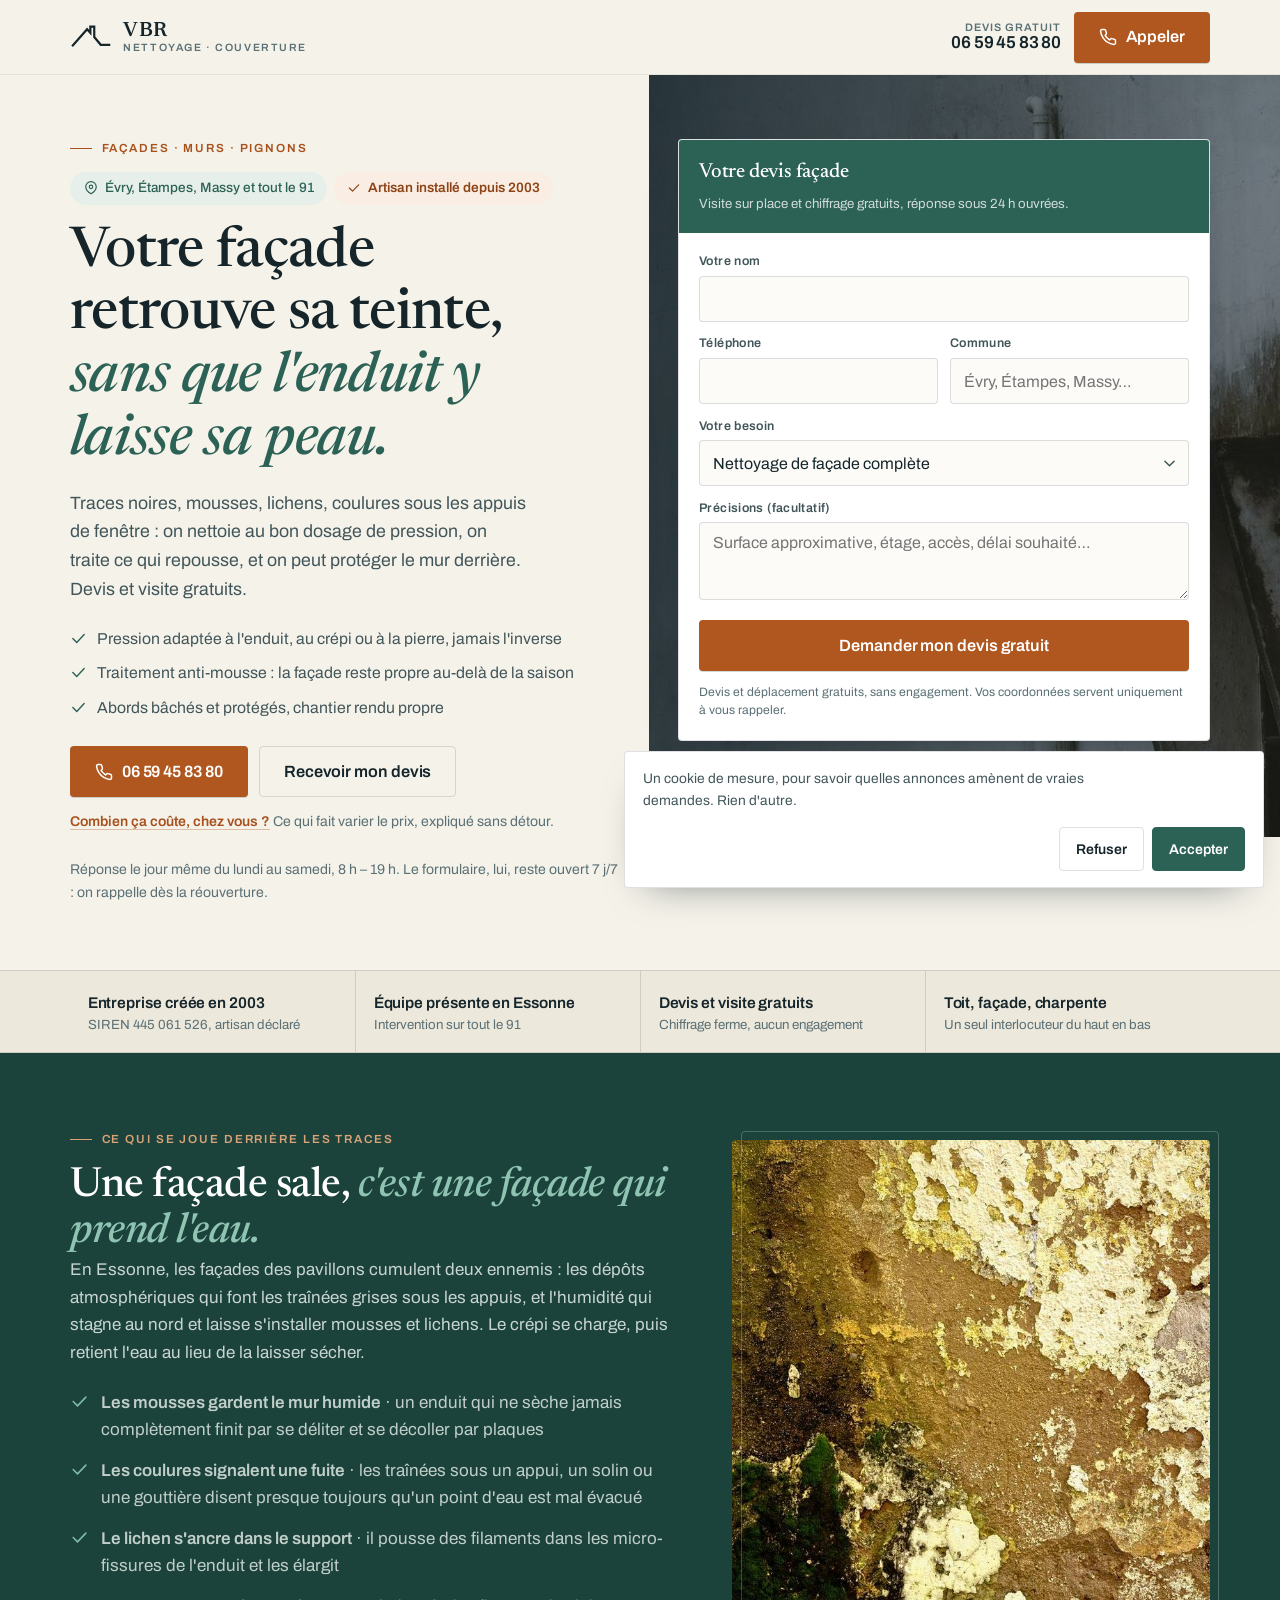
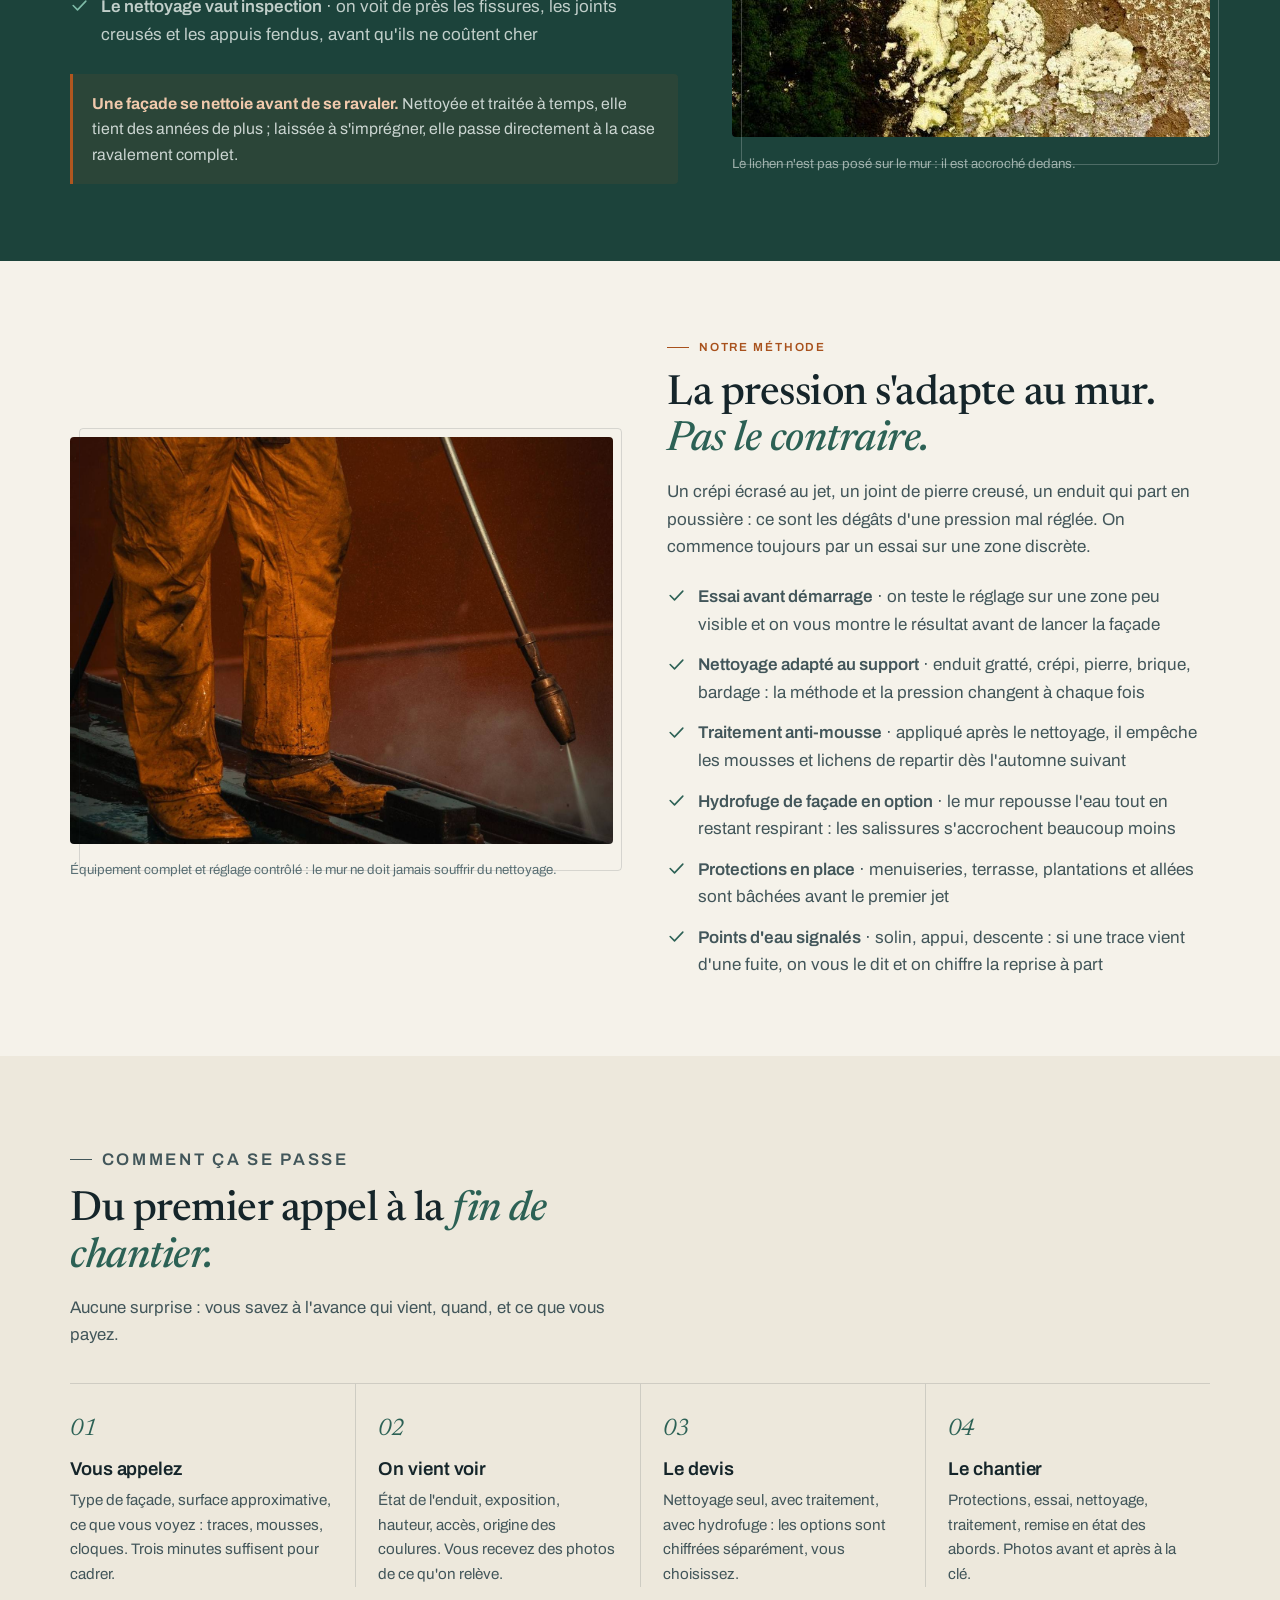
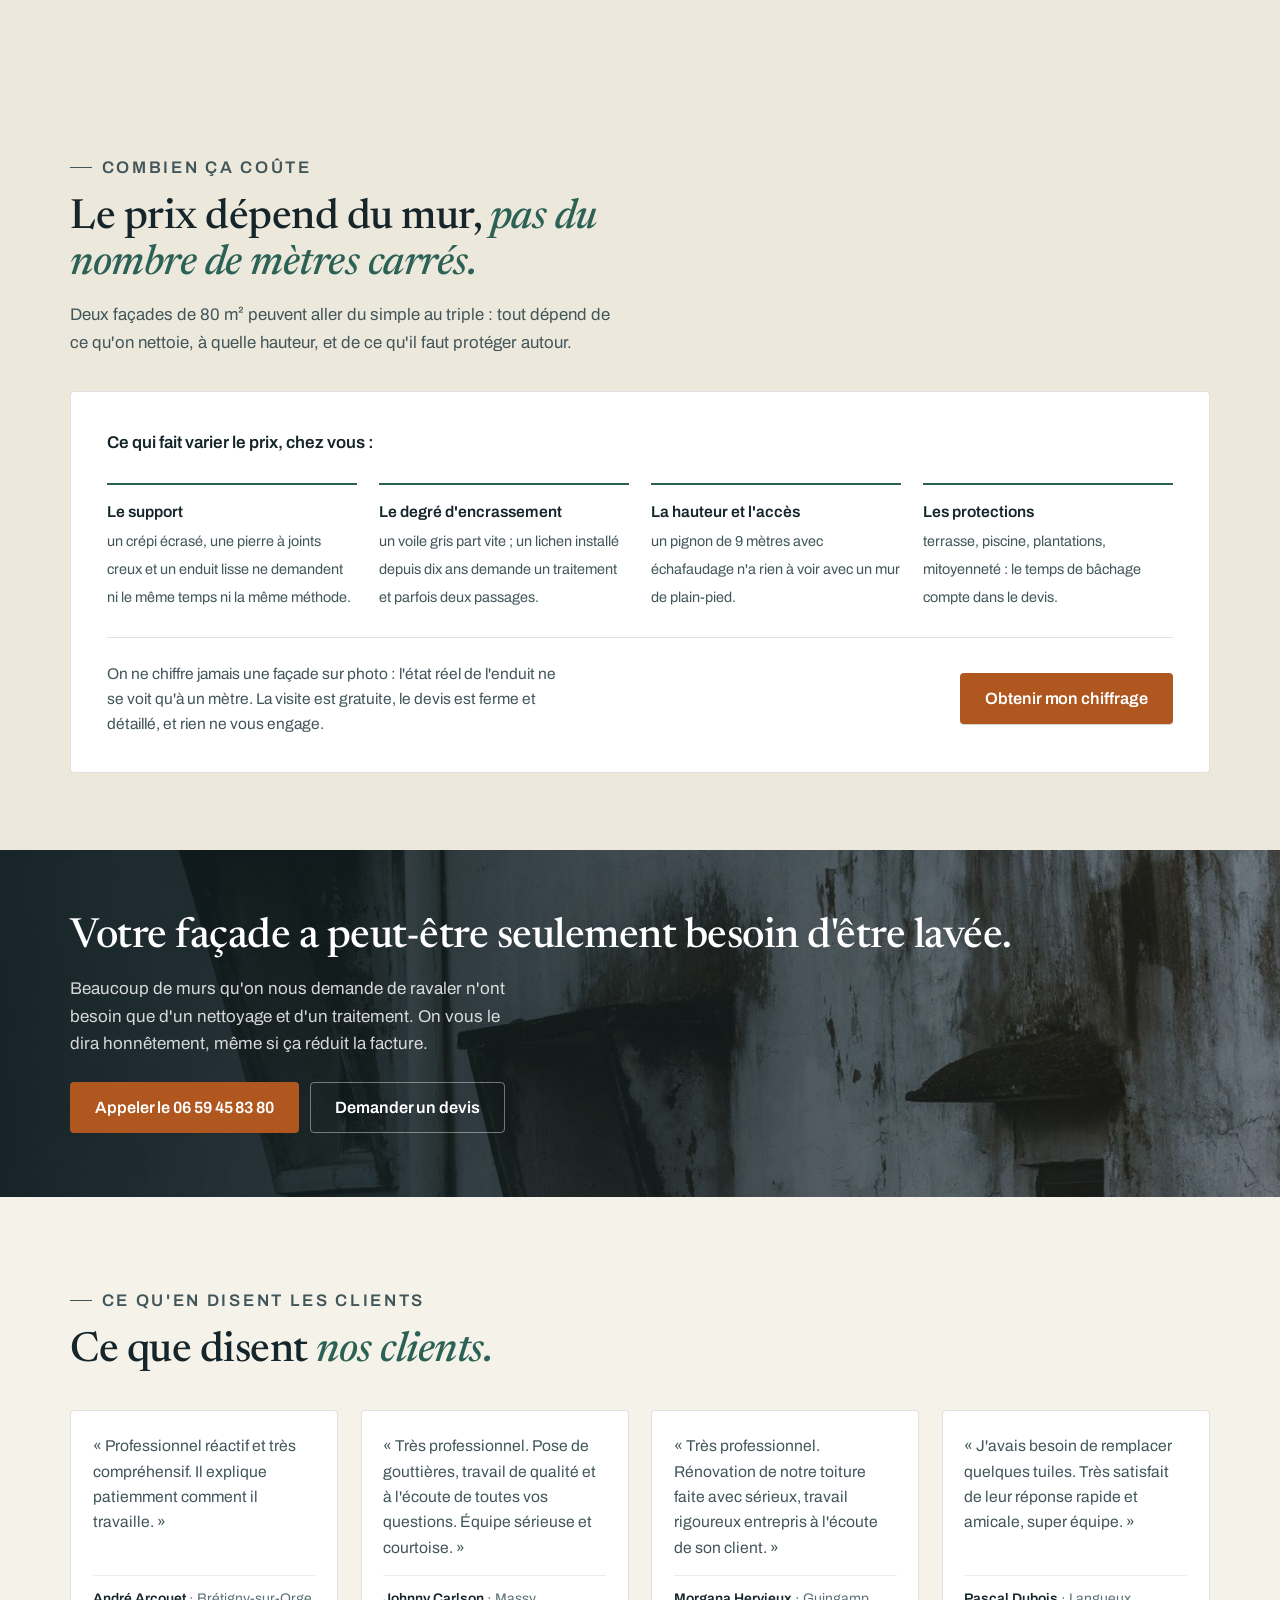
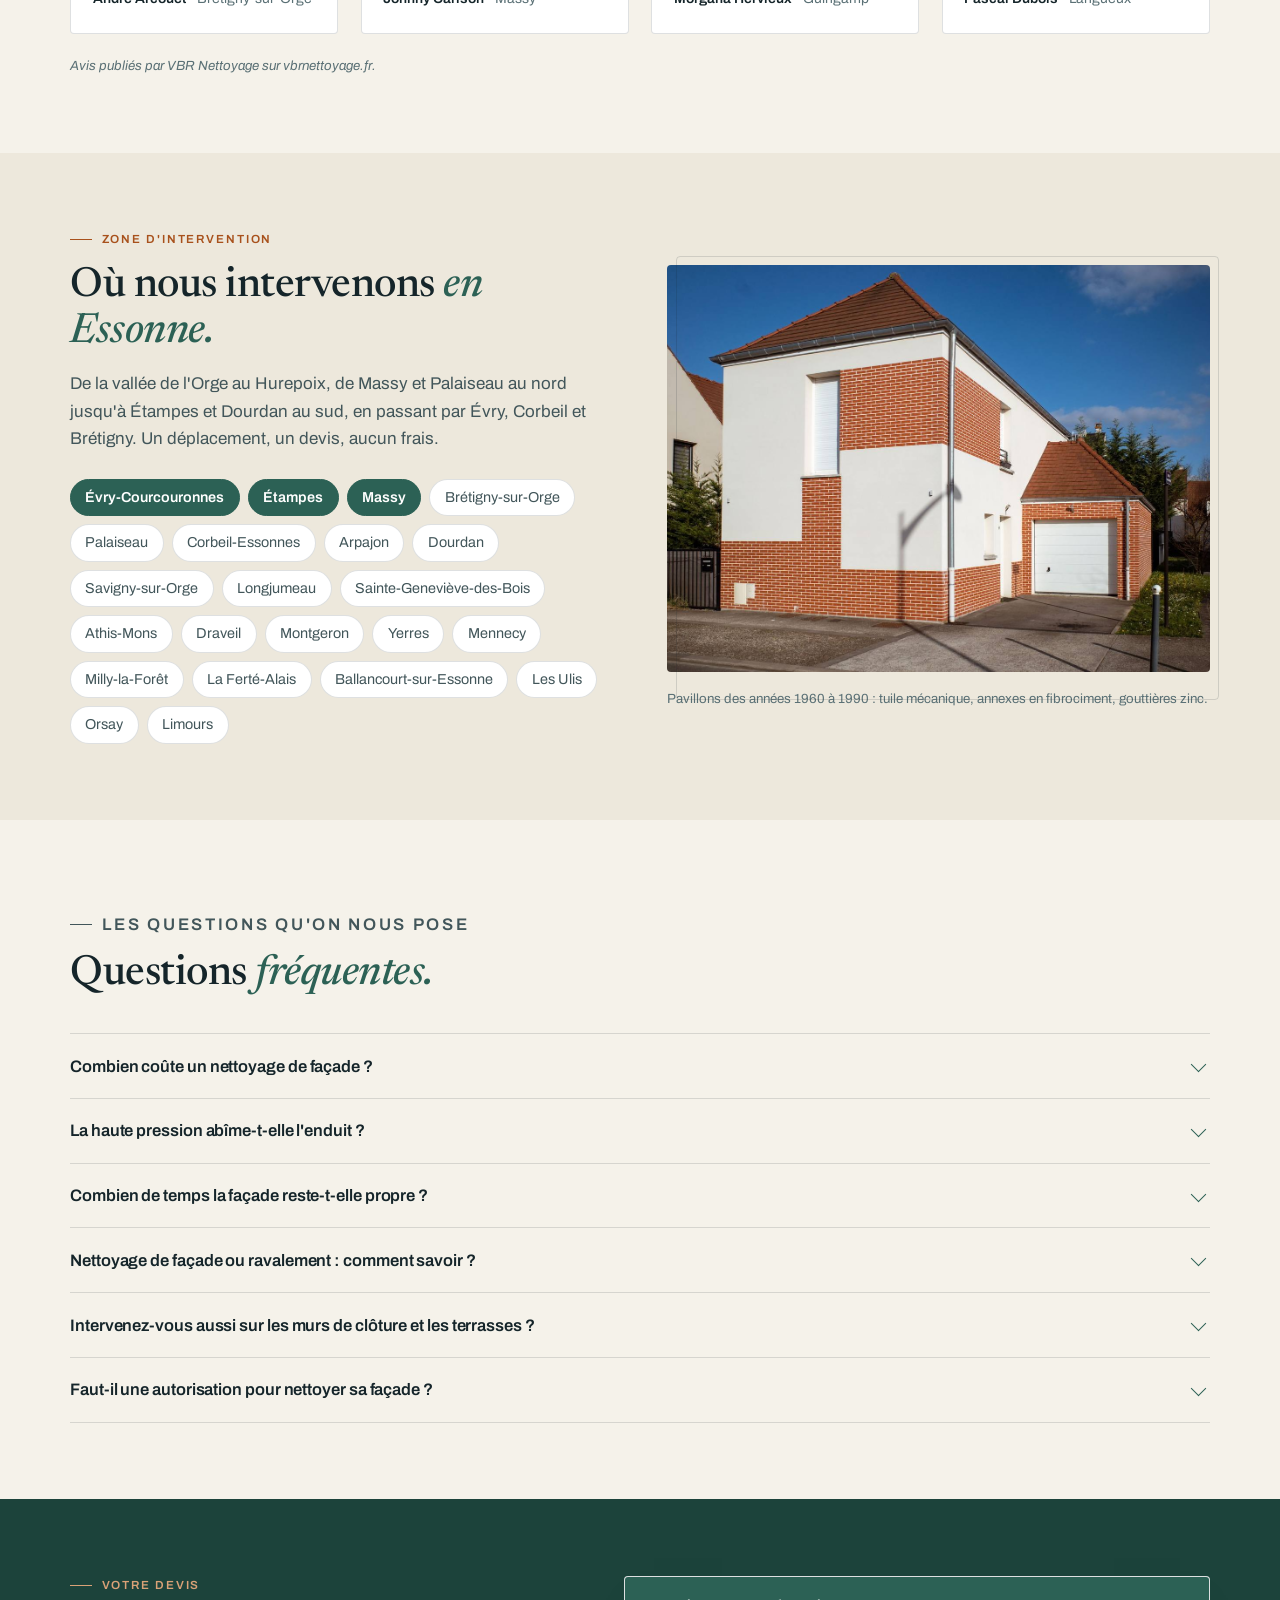
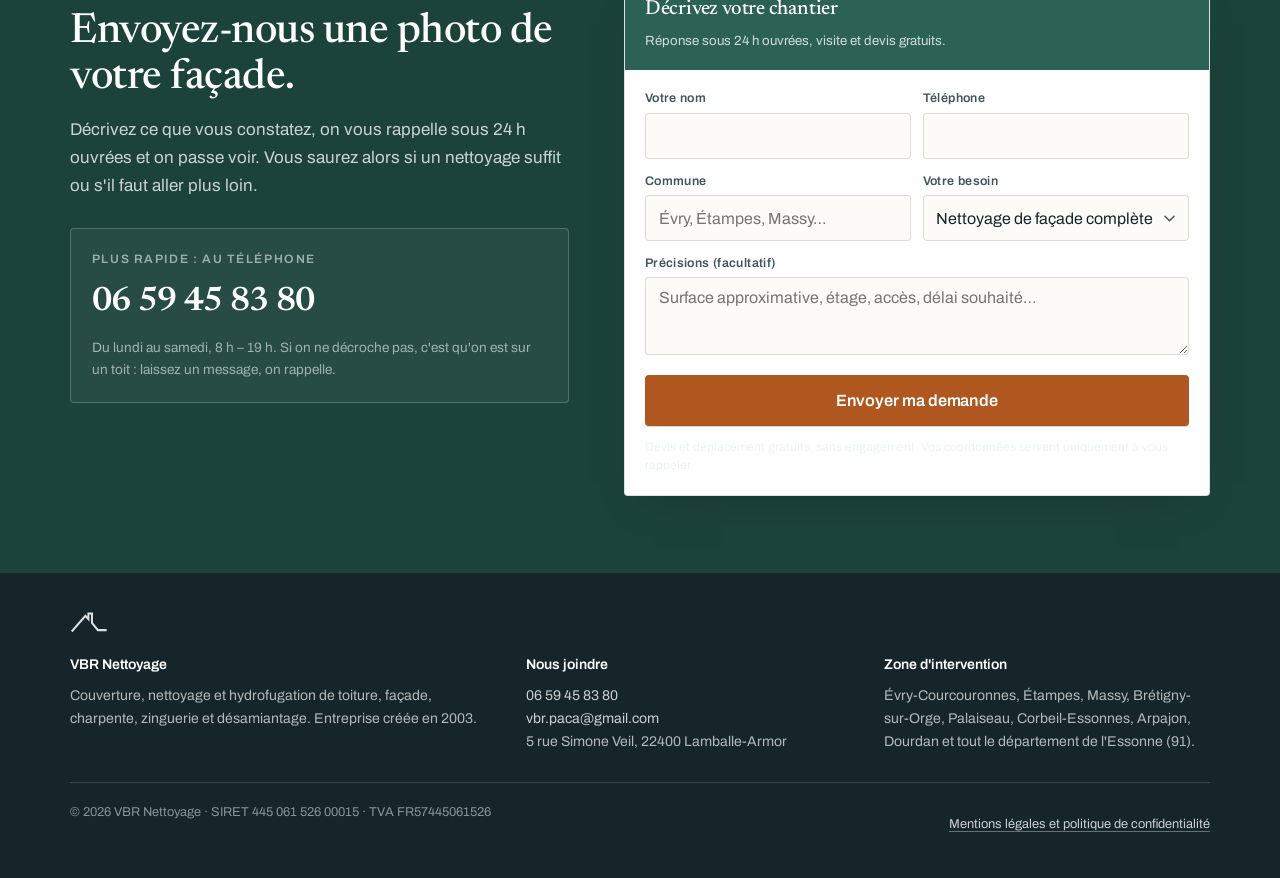
<file: essonne/nettoyage-facade/index.html>
<!DOCTYPE html>
<html lang="fr">
<head>
<meta charset="UTF-8" />
<meta name="viewport" content="width=device-width, initial-scale=1" />



<title>Nettoyage de façade et de murs en Essonne · devis gratuit | VBR</title>
<meta name="description" content="Nettoyage de façade, de murs et de pignons à Évry, Étampes, Massy et dans tout le département de l'Essonne. Traitement des mousses et coulures, hydrofuge de mur. Devis et visite gratuits. ☎ 06 59 45 83 80" />

<meta name="robots" content="noindex, nofollow" />
<link rel="canonical" href="https://vbr-pro.fr/essonne/nettoyage-facade/" />

<meta property="og:type" content="website" />
<meta property="og:locale" content="fr_FR" />
<meta property="og:title" content="Nettoyage de façade en Essonne · devis gratuit" />
<meta property="og:description" content="Coulures noires, mousses, lichens : votre façade retrouve sa teinte, sans décaper l'enduit. Évry, Étampes, Massy et dans tout le département de l'Essonne." />
<meta property="og:url" content="https://vbr-pro.fr/essonne/nettoyage-facade/" />
<meta property="og:image" content="https://vbr-pro.fr/assets/img/facade-encrassee.jpg" />
<meta name="twitter:card" content="summary_large_image" />

<link rel="icon" type="image/svg+xml" href="../../assets/favicon.svg" />
<meta name="theme-color" content="#F5F2EA" />
<meta name="geo.region" content="FR-91" />
<meta name="geo.placename" content="Évry-Courcouronnes" />

<link rel="preconnect" href="https://fonts.googleapis.com" />
<link rel="preconnect" href="https://fonts.gstatic.com" crossorigin />
<link rel="stylesheet" href="https://fonts.googleapis.com/css2?family=Archivo:wght@400;500;600;700&family=Newsreader:ital,opsz,wght@0,6..72,400;0,6..72,500;0,6..72,600;1,6..72,400;1,6..72,500&display=swap" />
<link rel="preload" as="image" href="../../assets/img/facade-encrassee.jpg" fetchpriority="high" />
<link rel="stylesheet" href="../../assets/styles.css?v=6" />


<script>
window.ADS_GTAG = 'AW-18438830933';
window.dataLayer = window.dataLayer || [];
function gtag(){dataLayer.push(arguments);}
/* Sans Consent Mode, Google n'a pas le droit de modéliser les conversions des
   visiteurs qui refusent : on les perd sèchement. Avec, il les estime.
   wait_for_update laisse 500 ms au choix déjà mémorisé pour arriver. */
var _consentVBR = null;
try { _consentVBR = localStorage.getItem('vbr_consent'); } catch (e) {}
gtag('consent', 'default', {
  ad_storage: 'denied', ad_user_data: 'denied', ad_personalization: 'denied',
  analytics_storage: 'denied', wait_for_update: 500
});
if (_consentVBR === 'granted') {
  gtag('consent', 'update', {
    ad_storage: 'granted', ad_user_data: 'granted',
    ad_personalization: 'granted', analytics_storage: 'granted'
  });
}
gtag('set', 'ads_data_redaction', true);
gtag('set', 'url_passthrough', true);
if (window.ADS_GTAG.indexOf('XXXX') === -1) {
  var s = document.createElement('script'); s.async = true;
  s.src = 'https://www.googletagmanager.com/gtag/js?id=' + window.ADS_GTAG;
  document.head.appendChild(s);
  gtag('js', new Date());
  gtag('config', window.ADS_GTAG, { allow_enhanced_conversions: true });
}
window.ADS_CONVERSION = 'AW-18438830933/gspjCJ3-vfEcENX2qNhE';
window.ADS_CONVERSION_APPEL = 'AW-18438830933/XsgfCJmWx_EcENX2qNhE';
/* Accroche alignée sur la requête tapée (voir script.js § 6). */
window.LP_VILLES = ["Évry","Évry-Courcouronnes","Courcouronnes","Étampes","Massy","Brétigny-sur-Orge","Brétigny","Palaiseau","Corbeil-Essonnes","Corbeil","Arpajon","Dourdan","Savigny-sur-Orge","Longjumeau","Sainte-Geneviève-des-Bois","Athis-Mons","Draveil","Montgeron","Yerres","Mennecy","Milly-la-Forêt","Les Ulis","Orsay","Limours"];
window.LP_MATCH = {
  prix:    {h1:"Votre prix de nettoyage de façade, <em>chiffré après visite.</em>",
            sub:"Support, hauteur, encrassement et protections font le tarif. On passe voir, on mesure, vous repartez avec un prix ferme."},
  hydro:   {h1:"Façade nettoyée, <em>puis protégée par hydrofuge.</em>",
            sub:"Le mur repousse l'eau tout en restant respirant : les salissures reviennent bien plus lentement."},
  facade:  {h1:"Votre façade lavée, <em>traitée, protégée.</em>",
            sub:"Traces noires, mousses, lichens : on nettoie au bon réglage et on traite ce qui repousse."},
  besoin:  {prix:"Nettoyage de façade complète", hydro:"Nettoyage + hydrofuge de façade",
            facade:"Nettoyage de façade complète", nettoyage:"Nettoyage + traitement anti-mousse"}
};
</script>

<script type="application/ld+json">
{
  "@context": "https://schema.org",
  "@type": "RoofingContractor",
  "@id": "https://vbr-pro.fr/essonne/nettoyage-facade/#business",
  "name": "VBR Nettoyage",
  "url": "https://vbr-pro.fr/essonne/nettoyage-facade/",
  "telephone": "+33659458380",
  "email": "vbr.paca@gmail.com",
  "image": "https://vbr-pro.fr/assets/img/facade-encrassee.jpg",
  "identifier": "445 061 526",
  "foundingDate": "2003-02-03",
  "priceRange": "€€",
  "currenciesAccepted": "EUR",
  "paymentAccepted": "Chèque, Virement, Espèces",
  "description": "Nettoyage et traitement de façades, murs et pignons à Évry, Étampes, Massy et dans tout le département de l'Essonne. Entreprise créée en 2003, devis et visite gratuits.",
  "address": {"@type":"PostalAddress","addressLocality":"Évry-Courcouronnes","postalCode":"91000","addressRegion":"Île-de-France","addressCountry":"FR"},
  "geo": {"@type":"GeoCoordinates","latitude":48.6238,"longitude":2.4295},
  "openingHoursSpecification": [{"@type":"OpeningHoursSpecification","dayOfWeek":["Monday","Tuesday","Wednesday","Thursday","Friday","Saturday"],"opens":"08:00","closes":"19:00"}],
  "areaServed": [{"@type":"City","name":"Évry-Courcouronnes"},{"@type":"City","name":"Étampes"},{"@type":"City","name":"Massy"},{"@type":"City","name":"Brétigny-sur-Orge"},{"@type":"City","name":"Palaiseau"},{"@type":"City","name":"Corbeil-Essonnes"},{"@type":"City","name":"Arpajon"},{"@type":"City","name":"Dourdan"},{"@type":"City","name":"Savigny-sur-Orge"},{"@type":"City","name":"Longjumeau"},{"@type":"City","name":"Sainte-Geneviève-des-Bois"},{"@type":"City","name":"Athis-Mons"},{"@type":"City","name":"Draveil"},{"@type":"City","name":"Montgeron"},{"@type":"City","name":"Yerres"},{"@type":"City","name":"Mennecy"}],
  "hasOfferCatalog": {"@type":"OfferCatalog","name":"Nettoyage et protection de façade","itemListElement":[{"@type":"Offer","itemOffered":{"@type":"Service","name":"Nettoyage de façade et de pignon"}},{"@type":"Offer","itemOffered":{"@type":"Service","name":"Traitement anti-mousse et anti-lichen de mur"}},{"@type":"Offer","itemOffered":{"@type":"Service","name":"Élimination des coulures et traces noires"}},{"@type":"Offer","itemOffered":{"@type":"Service","name":"Hydrofuge de façade"}},{"@type":"Offer","itemOffered":{"@type":"Service","name":"Nettoyage de mur de clôture et de terrasse"}}]}
}
</script>
<script type="application/ld+json">
{"@context":"https://schema.org","@type":"FAQPage","mainEntity":[{"@type":"Question","name":"Combien coûte un nettoyage de façade ?","acceptedAnswer":{"@type":"Answer","text":"Le prix se calcule au mètre carré, mais il dépend surtout du support, du degré d'encrassement, de la hauteur et des protections nécessaires. Le chiffrage se fait après visite : gratuit, détaillé et sans engagement."}},{"@type":"Question","name":"La haute pression abîme-t-elle l'enduit ?","acceptedAnswer":{"@type":"Answer","text":"Mal réglée, oui : elle écrase un crépi, creuse les joints d'une pierre et pulvérise un enduit fatigué. C'est pour ça qu'on commence toujours par un essai sur une zone discrète et qu'on adapte la pression au support, jamais l'inverse."}},{"@type":"Question","name":"Combien de temps la façade reste-t-elle propre ?","acceptedAnswer":{"@type":"Answer","text":"Un nettoyage seul tient une à trois saisons selon l'exposition. Avec un traitement anti-mousse, on parle plutôt de plusieurs années. Avec un hydrofuge en plus, le mur repousse l'eau et se salit nettement moins vite."}},{"@type":"Question","name":"Nettoyage de façade ou ravalement : comment savoir ?","acceptedAnswer":{"@type":"Answer","text":"Si l'enduit est sain et seulement sale, le nettoyage suffit et coûte une fraction du ravalement. S'il cloque, se décolle ou se fissure en profondeur, le nettoyage ne réglera rien. On vous le dit à la visite, avec des photos à l'appui."}},{"@type":"Question","name":"Intervenez-vous aussi sur les murs de clôture et les terrasses ?","acceptedAnswer":{"@type":"Answer","text":"Oui. Murs de clôture, murets, terrasses, allées et dallages sont traités avec la même méthode, souvent lors du même passage, ce qui évite un second déplacement."}},{"@type":"Question","name":"Faut-il une autorisation pour nettoyer sa façade ?","acceptedAnswer":{"@type":"Answer","text":"Non pour un simple nettoyage. En revanche, si le chantier implique un changement de teinte ou un ravalement, une déclaration préalable en mairie est en général nécessaire, et obligatoire en secteur protégé. On vous oriente au moment du devis."}}]}
</script>
</head>

<body data-lp="nettoyage_facade_91">


<header class="hdr">
  <div class="wrap hdr-in">
    <a class="brand" href="#haut" aria-label="VBR Nettoyage, accueil de la page">
      <svg viewBox="0 0 64 40" aria-hidden="true"><path d="M4 33 L26 8 L31 13.5 L31 4 L37 4 L37 20 L47 32 L60 32" fill="none" stroke="currentColor" stroke-width="3.4" stroke-linecap="square"/></svg>
      <span class="brand-txt">
        <span class="brand-name">VBR</span>
        <span class="brand-sub">Nettoyage · Couverture</span>
      </span>
    </a>
    <div class="hdr-act">
      <a class="hdr-tel" href="tel:+33659458380">
        <span>Devis gratuit</span><b>06 59 45 83 80</b>
      </a>
      <a class="btn btn-call" href="tel:+33659458380">
        <svg viewBox="0 0 24 24" fill="none" stroke="currentColor" stroke-width="2" stroke-linecap="round" stroke-linejoin="round" aria-hidden="true"><path d="M22 16.9v3a2 2 0 0 1-2.2 2 19.8 19.8 0 0 1-8.6-3.1 19.5 19.5 0 0 1-6-6A19.8 19.8 0 0 1 2.1 4.2 2 2 0 0 1 4.1 2h3a2 2 0 0 1 2 1.7c.1 1 .4 1.9.7 2.8a2 2 0 0 1-.5 2.1L8.1 9.9a16 16 0 0 0 6 6l1.3-1.3a2 2 0 0 1 2.1-.4c.9.3 1.8.6 2.8.7a2 2 0 0 1 1.7 2z"/></svg>
        Appeler
      </a>
    </div>
  </div>
</header>


<section class="hero" id="haut">
  <div class="wrap hero-grid">

    <div class="hero-copy">
      <p class="kicker">Façades · Murs · Pignons</p>
      <div class="hero-chips">
        <span class="hero-loc">
          <svg viewBox="0 0 24 24" fill="none" stroke="currentColor" stroke-width="2" aria-hidden="true"><path d="M21 10c0 7-9 12-9 12S3 17 3 10a9 9 0 0 1 18 0z"/><circle cx="12" cy="10" r="3"/></svg>
          Évry, Étampes, Massy et tout le 91
        </span>
        <span class="hero-anc">
          <svg viewBox="0 0 24 24" fill="none" stroke="currentColor" stroke-width="2" stroke-linecap="round" stroke-linejoin="round" aria-hidden="true"><path d="m4 12 5.5 5.5L20 6.5"/></svg>
          Artisan installé depuis 2003
        </span>
      </div>
      <h1>Votre façade retrouve sa teinte, <em>sans que l'enduit y laisse sa peau.</em></h1>
      <p class="hero-sub">Traces noires, mousses, lichens, coulures sous les appuis de fenêtre : on nettoie au bon dosage de pression, on traite ce qui repousse, et on peut protéger le mur derrière. Devis et visite gratuits.</p>
      <ul class="hero-points"><li><svg viewBox="0 0 24 24" fill="none" stroke="currentColor" stroke-width="2" stroke-linecap="round" stroke-linejoin="round" aria-hidden="true"><path d="m4 12 5.5 5.5L20 6.5"/></svg><span>Pression adaptée à l'enduit, au crépi ou à la pierre, jamais l'inverse</span></li>
        <li><svg viewBox="0 0 24 24" fill="none" stroke="currentColor" stroke-width="2" stroke-linecap="round" stroke-linejoin="round" aria-hidden="true"><path d="m4 12 5.5 5.5L20 6.5"/></svg><span>Traitement anti-mousse : la façade reste propre au-delà de la saison</span></li>
        <li><svg viewBox="0 0 24 24" fill="none" stroke="currentColor" stroke-width="2" stroke-linecap="round" stroke-linejoin="round" aria-hidden="true"><path d="m4 12 5.5 5.5L20 6.5"/></svg><span>Abords bâchés et protégés, chantier rendu propre</span></li></ul>
      <div class="hero-cta">
        <a class="btn btn-call" href="tel:+33659458380">
          <svg viewBox="0 0 24 24" fill="none" stroke="currentColor" stroke-width="2" stroke-linecap="round" stroke-linejoin="round" aria-hidden="true"><path d="M22 16.9v3a2 2 0 0 1-2.2 2 19.8 19.8 0 0 1-8.6-3.1 19.5 19.5 0 0 1-6-6A19.8 19.8 0 0 1 2.1 4.2 2 2 0 0 1 4.1 2h3a2 2 0 0 1 2 1.7c.1 1 .4 1.9.7 2.8a2 2 0 0 1-.5 2.1L8.1 9.9a16 16 0 0 0 6 6l1.3-1.3a2 2 0 0 1 2.1-.4c.9.3 1.8.6 2.8.7a2 2 0 0 1 1.7 2z"/></svg>
          06 59 45 83 80
        </a>
        <a class="btn btn-ghost" href="#devis">Recevoir mon devis</a>
      </div>
      <p class="hero-prix"><a href="#prix">Combien ça coûte, chez vous&nbsp;?</a> Ce qui fait varier le prix, expliqué sans détour.</p>
      <p class="hero-micro">Réponse le jour même du lundi au samedi, 8 h – 19 h. Le formulaire, lui, reste ouvert 7 j/7 : on rappelle dès la réouverture.</p>

      <figure class="hero-shot">
        <img src="../../assets/img/facade-encrassee.jpg" alt="Façade encrassée par des coulures et des traces noires" width="1400" height="934" fetchpriority="high" />
        <figcaption>Coulures et encrassement sur un enduit clair. Photo d'illustration du métier.</figcaption>
      </figure>
    </div>

    <div class="hero-form-col">
      <div class="hero-panel" style="background-image:url('../../assets/img/facade-encrassee.jpg')" role="img" aria-label="Façade encrassée par des coulures et des traces noires"></div>
      <div class="form-card" id="devis">
        <div class="form-head">
          <b>Votre devis façade</b>
          <span>Visite sur place et chiffrage gratuits, réponse sous 24 h ouvrées.</span>
        </div>
        <div class="form-body">
          <form class="js-devis" id="devis-form" novalidate>
            <div class="form-success" role="status">Merci, votre demande est partie. On vous rappelle sous 24 h ouvrées pour convenir de la visite.</div>
            <div class="form-error" role="alert">L'envoi n'a pas abouti. Appelez-nous au 06 59 45 83 80, c'est plus rapide.</div>
            <div class="form-fields">
              <input type="hidden" name="access_key" value="c4a1ff19-e6a3-4c55-98bf-d4e666ee1ffc" />
              <input type="hidden" name="gclid" value="" />
              <input type="hidden" name="source" value="" />
              <input type="hidden" name="campagne" value="" />
              <input type="hidden" name="mot_cle" value="" />
              <input type="hidden" name="page" value="" />
              <input class="hp" type="text" name="botcheck" tabindex="-1" autocomplete="off" aria-hidden="true" />

              <div class="field">
                <label for="f-nom">Votre nom</label>
                <input id="f-nom" name="nom" type="text" autocomplete="name" required />
              </div>
              <div class="field-row">
                <div class="field">
                  <label for="f-tel">Téléphone</label>
                  <input id="f-tel" name="tel" type="tel" inputmode="tel" autocomplete="tel" required />
                </div>
                <div class="field">
                  <label for="f-ville">Commune</label>
                  <input id="f-ville" name="ville" type="text" placeholder="Évry, Étampes, Massy…" required />
                </div>
              </div>
              <div class="field">
                <label for="f-besoin">Votre besoin</label>
                <select id="f-besoin" name="besoin"><option>Nettoyage de façade complète</option>
            <option>Nettoyage d'un pignon ou d'un mur</option>
            <option>Nettoyage + traitement anti-mousse</option>
            <option>Nettoyage + hydrofuge de façade</option>
            <option>Mur de clôture, terrasse, allée</option>
            <option>Je ne sais pas encore, je veux un avis</option></select>
              </div>
              <div class="field">
                <label for="f-msg">Précisions (facultatif)</label>
                <textarea id="f-msg" name="message" placeholder="Surface approximative, étage, accès, délai souhaité…"></textarea>
              </div>
              <button class="btn btn-call btn-full" type="submit">Demander mon devis gratuit</button>
              <p class="form-legal">Devis et déplacement gratuits, sans engagement. Vos coordonnées servent uniquement à vous rappeler.</p>
            </div>
          </form>
        </div>
      </div>
    </div>

  </div>

  
  <div class="trust">
    <div class="wrap trust-in">
      <div class="trust-it"><b>Entreprise créée en 2003</b><span>SIREN 445 061 526, artisan déclaré</span></div>
      <div class="trust-it"><b>Équipe présente en Essonne</b><span>Intervention sur tout le 91</span></div>
      <div class="trust-it"><b>Devis et visite gratuits</b><span>Chiffrage ferme, aucun engagement</span></div>
      <div class="trust-it"><b>Toit, façade, charpente</b><span>Un seul interlocuteur du haut en bas</span></div>
    </div>
  </div>
</section>


<section class="sec sec-dark" id="pourquoi">
  <div class="wrap">
    <div class="split split-wide">
      <div>
        <p class="kicker is-light">Ce qui se joue derrière les traces</p>
        <h2>Une façade sale, <em>c'est une façade qui prend l'eau.</em></h2>
        <p>En Essonne, les façades des pavillons cumulent deux ennemis : les dépôts atmosphériques qui font les traînées grises sous les appuis, et l'humidité qui stagne au nord et laisse s'installer mousses et lichens. Le crépi se charge, puis retient l'eau au lieu de la laisser sécher.</p>
        <ul class="checks"><li><svg viewBox="0 0 24 24" fill="none" stroke="currentColor" stroke-width="2" stroke-linecap="round" stroke-linejoin="round" aria-hidden="true"><path d="m4 12 5.5 5.5L20 6.5"/></svg><span><b>Les mousses gardent le mur humide</b> · un enduit qui ne sèche jamais complètement finit par se déliter et se décoller par plaques</span></li>
          <li><svg viewBox="0 0 24 24" fill="none" stroke="currentColor" stroke-width="2" stroke-linecap="round" stroke-linejoin="round" aria-hidden="true"><path d="m4 12 5.5 5.5L20 6.5"/></svg><span><b>Les coulures signalent une fuite</b> · les traînées sous un appui, un solin ou une gouttière disent presque toujours qu'un point d'eau est mal évacué</span></li>
          <li><svg viewBox="0 0 24 24" fill="none" stroke="currentColor" stroke-width="2" stroke-linecap="round" stroke-linejoin="round" aria-hidden="true"><path d="m4 12 5.5 5.5L20 6.5"/></svg><span><b>Le lichen s'ancre dans le support</b> · il pousse des filaments dans les micro-fissures de l'enduit et les élargit</span></li>
          <li><svg viewBox="0 0 24 24" fill="none" stroke="currentColor" stroke-width="2" stroke-linecap="round" stroke-linejoin="round" aria-hidden="true"><path d="m4 12 5.5 5.5L20 6.5"/></svg><span><b>Le nettoyage vaut inspection</b> · on voit de près les fissures, les joints creusés et les appuis fendus, avant qu'ils ne coûtent cher</span></li></ul>
        <div class="warn"><p><b>Une façade se nettoie avant de se ravaler.</b> Nettoyée et traitée à temps, elle tient des années de plus ; laissée à s'imprégner, elle passe directement à la case ravalement complet.</p></div>
      </div>
      <figure class="frame frame-tall">
        <img src="../../assets/img/mur-lichen-gros-plan.jpg" alt="Lichens et mousses installés sur un mur extérieur" loading="lazy" width="1400" height="1750" />
        <figcaption>Le lichen n'est pas posé sur le mur : il est accroché dedans.</figcaption>
      </figure>
    </div>
  </div>
</section>


<section class="sec" id="prestation">
  <div class="wrap">
    <div class="split">
      <figure class="frame">
        <img src="../../assets/img/operateur-epi-lance.jpg" alt="Opérateur équipé travaillant à la lance de nettoyage" loading="lazy" width="1400" height="1050" />
        <figcaption>Équipement complet et réglage contrôlé : le mur ne doit jamais souffrir du nettoyage.</figcaption>
      </figure>
      <div>
        <p class="kicker">Notre méthode</p>
        <h2>La pression s'adapte au mur. <em>Pas le contraire.</em></h2>
        <p style="color:var(--ink-2);margin-top:.9rem">Un crépi écrasé au jet, un joint de pierre creusé, un enduit qui part en poussière : ce sont les dégâts d'une pression mal réglée. On commence toujours par un essai sur une zone discrète.</p>
        <ul class="checks"><li><svg viewBox="0 0 24 24" fill="none" stroke="currentColor" stroke-width="2" stroke-linecap="round" stroke-linejoin="round" aria-hidden="true"><path d="m4 12 5.5 5.5L20 6.5"/></svg><span><b>Essai avant démarrage</b> · on teste le réglage sur une zone peu visible et on vous montre le résultat avant de lancer la façade</span></li>
          <li><svg viewBox="0 0 24 24" fill="none" stroke="currentColor" stroke-width="2" stroke-linecap="round" stroke-linejoin="round" aria-hidden="true"><path d="m4 12 5.5 5.5L20 6.5"/></svg><span><b>Nettoyage adapté au support</b> · enduit gratté, crépi, pierre, brique, bardage : la méthode et la pression changent à chaque fois</span></li>
          <li><svg viewBox="0 0 24 24" fill="none" stroke="currentColor" stroke-width="2" stroke-linecap="round" stroke-linejoin="round" aria-hidden="true"><path d="m4 12 5.5 5.5L20 6.5"/></svg><span><b>Traitement anti-mousse</b> · appliqué après le nettoyage, il empêche les mousses et lichens de repartir dès l'automne suivant</span></li>
          <li><svg viewBox="0 0 24 24" fill="none" stroke="currentColor" stroke-width="2" stroke-linecap="round" stroke-linejoin="round" aria-hidden="true"><path d="m4 12 5.5 5.5L20 6.5"/></svg><span><b>Hydrofuge de façade en option</b> · le mur repousse l'eau tout en restant respirant : les salissures s'accrochent beaucoup moins</span></li>
          <li><svg viewBox="0 0 24 24" fill="none" stroke="currentColor" stroke-width="2" stroke-linecap="round" stroke-linejoin="round" aria-hidden="true"><path d="m4 12 5.5 5.5L20 6.5"/></svg><span><b>Protections en place</b> · menuiseries, terrasse, plantations et allées sont bâchées avant le premier jet</span></li>
          <li><svg viewBox="0 0 24 24" fill="none" stroke="currentColor" stroke-width="2" stroke-linecap="round" stroke-linejoin="round" aria-hidden="true"><path d="m4 12 5.5 5.5L20 6.5"/></svg><span><b>Points d'eau signalés</b> · solin, appui, descente : si une trace vient d'une fuite, on vous le dit et on chiffre la reprise à part</span></li></ul>
      </div>
    </div>
  </div>
</section>


<section class="sec sec-tint" id="deroule">
  <div class="wrap">
    <div class="sec-head">
      <p class="kicker">Comment ça se passe</p>
      <h2>Du premier appel à la <em>fin de chantier.</em></h2>
      <p>Aucune surprise : vous savez à l'avance qui vient, quand, et ce que vous payez.</p>
    </div>
    <div class="steps"><div class="step"><span class="step-n">01</span><h3>Vous appelez</h3><p>Type de façade, surface approximative, ce que vous voyez : traces, mousses, cloques. Trois minutes suffisent pour cadrer.</p></div>
      <div class="step"><span class="step-n">02</span><h3>On vient voir</h3><p>État de l'enduit, exposition, hauteur, accès, origine des coulures. Vous recevez des photos de ce qu'on relève.</p></div>
      <div class="step"><span class="step-n">03</span><h3>Le devis</h3><p>Nettoyage seul, avec traitement, avec hydrofuge : les options sont chiffrées séparément, vous choisissez.</p></div>
      <div class="step"><span class="step-n">04</span><h3>Le chantier</h3><p>Protections, essai, nettoyage, traitement, remise en état des abords. Photos avant et après à la clé.</p></div></div>
  </div>
</section>





<section class="sec sec-tint" id="prix">
  <div class="wrap">
    <div class="sec-head">
      <p class="kicker">Combien ça coûte</p>
      <h2>Le prix dépend du mur, <em>pas du nombre de mètres carrés.</em></h2>
      <p>Deux façades de 80 m² peuvent aller du simple au triple : tout dépend de ce qu'on nettoie, à quelle hauteur, et de ce qu'il faut protéger autour.</p>
    </div>
    <div class="budget">
      <p style="font-weight:600;margin:0">Ce qui fait varier le prix, chez vous :</p>
      <div class="budget-grid"><div class="bf"><b>Le support</b><span>un crépi écrasé, une pierre à joints creux et un enduit lisse ne demandent ni le même temps ni la même méthode.</span></div>
        <div class="bf"><b>Le degré d'encrassement</b><span>un voile gris part vite ; un lichen installé depuis dix ans demande un traitement et parfois deux passages.</span></div>
        <div class="bf"><b>La hauteur et l'accès</b><span>un pignon de 9 mètres avec échafaudage n'a rien à voir avec un mur de plain-pied.</span></div>
        <div class="bf"><b>Les protections</b><span>terrasse, piscine, plantations, mitoyenneté : le temps de bâchage compte dans le devis.</span></div></div>
      <div class="budget-foot">
        <p>On ne chiffre jamais une façade sur photo : l'état réel de l'enduit ne se voit qu'à un mètre. La visite est gratuite, le devis est ferme et détaillé, et rien ne vous engage.</p>
        <a class="btn btn-call" href="#devis">Obtenir mon chiffrage</a>
      </div>
    </div>
  </div>
</section>


<section class="band" style="background-image:url('../../assets/img/facade-encrassee.jpg')">
  <div class="wrap band-in">
    <h2>Votre façade a peut-être seulement besoin d'être lavée.</h2>
    <p>Beaucoup de murs qu'on nous demande de ravaler n'ont besoin que d'un nettoyage et d'un traitement. On vous le dira honnêtement, même si ça réduit la facture.</p>
    <div class="band-cta">
      <a class="btn btn-call" href="tel:+33659458380">Appeler le 06 59 45 83 80</a>
      <a class="btn btn-ghost" href="#devis">Demander un devis</a>
    </div>
  </div>
</section>


<section class="sec" id="avis">
  <div class="wrap">
    <div class="sec-head">
      <p class="kicker">Ce qu'en disent les clients</p>
      <h2>Ce que disent <em>nos clients.</em></h2>
    </div>
    <div class="avis"><blockquote><p>« Professionnel réactif et très compréhensif. Il explique patiemment comment il travaille. »</p><footer><b>André Arcouet</b> · Brétigny-sur-Orge</footer></blockquote>
      <blockquote><p>« Très professionnel. Pose de gouttières, travail de qualité et à l'écoute de toutes vos questions. Équipe sérieuse et courtoise. »</p><footer><b>Johnny Carlson</b> · Massy</footer></blockquote>
      <blockquote><p>« Très professionnel. Rénovation de notre toiture faite avec sérieux, travail rigoureux entrepris à l'écoute de son client. »</p><footer><b>Morgana Hervieux</b> · Guingamp</footer></blockquote>
      <blockquote><p>« J'avais besoin de remplacer quelques tuiles. Très satisfait de leur réponse rapide et amicale, super équipe. »</p><footer><b>Pascal Dubois</b> · Langueux</footer></blockquote></div>
    <p class="ba-note">Avis publiés par VBR Nettoyage sur vbrnettoyage.fr.</p>
  </div>
</section>


<section class="sec sec-tint" id="zones">
  <div class="wrap">
    <div class="split">
      <div>
        <p class="kicker">Zone d'intervention</p>
        <h2>Où nous intervenons <em>en Essonne.</em></h2>
        <p style="color:var(--ink-2);margin-top:.9rem">De la vallée de l'Orge au Hurepoix, de Massy et Palaiseau au nord jusqu'à Étampes et Dourdan au sud, en passant par Évry, Corbeil et Brétigny. Un déplacement, un devis, aucun frais.</p>
        <div class="zones"><span class="zone zone-main">Évry-Courcouronnes</span>
          <span class="zone zone-main">Étampes</span>
          <span class="zone zone-main">Massy</span>
          <span class="zone">Brétigny-sur-Orge</span>
          <span class="zone">Palaiseau</span>
          <span class="zone">Corbeil-Essonnes</span>
          <span class="zone">Arpajon</span>
          <span class="zone">Dourdan</span>
          <span class="zone">Savigny-sur-Orge</span>
          <span class="zone">Longjumeau</span>
          <span class="zone">Sainte-Geneviève-des-Bois</span>
          <span class="zone">Athis-Mons</span>
          <span class="zone">Draveil</span>
          <span class="zone">Montgeron</span>
          <span class="zone">Yerres</span>
          <span class="zone">Mennecy</span>
          <span class="zone">Milly-la-Forêt</span>
          <span class="zone">La Ferté-Alais</span>
          <span class="zone">Ballancourt-sur-Essonne</span>
          <span class="zone">Les Ulis</span>
          <span class="zone">Orsay</span>
          <span class="zone">Limours</span></div>
      </div>
      <figure class="frame">
        <img src="../../assets/img/pavillon-brique-idf.jpg" alt="Pavillon francilien en brique avec toiture en tuiles" loading="lazy" width="1400" height="1050" />
        <figcaption>Pavillons des années 1960 à 1990 : tuile mécanique, annexes en fibrociment, gouttières zinc.</figcaption>
      </figure>
    </div>
  </div>
</section>


<section class="sec" id="faq">
  <div class="wrap">
    <div class="sec-head">
      <p class="kicker">Les questions qu'on nous pose</p>
      <h2>Questions <em>fréquentes.</em></h2>
    </div>
    <div class="faq"><details><summary>Combien coûte un nettoyage de façade ?</summary><p>Le prix se calcule au mètre carré, mais il dépend surtout du support, du degré d'encrassement, de la hauteur et des protections nécessaires. Le chiffrage se fait après visite : gratuit, détaillé et sans engagement.</p></details>
      <details><summary>La haute pression abîme-t-elle l'enduit ?</summary><p>Mal réglée, oui : elle écrase un crépi, creuse les joints d'une pierre et pulvérise un enduit fatigué. C'est pour ça qu'on commence toujours par un essai sur une zone discrète et qu'on adapte la pression au support, jamais l'inverse.</p></details>
      <details><summary>Combien de temps la façade reste-t-elle propre ?</summary><p>Un nettoyage seul tient une à trois saisons selon l'exposition. Avec un traitement anti-mousse, on parle plutôt de plusieurs années. Avec un hydrofuge en plus, le mur repousse l'eau et se salit nettement moins vite.</p></details>
      <details><summary>Nettoyage de façade ou ravalement : comment savoir ?</summary><p>Si l'enduit est sain et seulement sale, le nettoyage suffit et coûte une fraction du ravalement. S'il cloque, se décolle ou se fissure en profondeur, le nettoyage ne réglera rien. On vous le dit à la visite, avec des photos à l'appui.</p></details>
      <details><summary>Intervenez-vous aussi sur les murs de clôture et les terrasses ?</summary><p>Oui. Murs de clôture, murets, terrasses, allées et dallages sont traités avec la même méthode, souvent lors du même passage, ce qui évite un second déplacement.</p></details>
      <details><summary>Faut-il une autorisation pour nettoyer sa façade ?</summary><p>Non pour un simple nettoyage. En revanche, si le chantier implique un changement de teinte ou un ravalement, une déclaration préalable en mairie est en général nécessaire, et obligatoire en secteur protégé. On vous oriente au moment du devis.</p></details></div>
  </div>
</section>


<section class="sec final" id="contact">
  <div class="wrap final-grid">
    <div>
      <p class="kicker is-light">Votre devis</p>
      <h2>Envoyez-nous une photo de votre façade.</h2>
      <p style="margin-top:.9rem">Décrivez ce que vous constatez, on vous rappelle sous 24 h ouvrées et on passe voir. Vous saurez alors si un nettoyage suffit ou s'il faut aller plus loin.</p>
      <div class="call-card">
        <span>Plus rapide : au téléphone</span>
        <a href="tel:+33659458380">06 59 45 83 80</a>
        <small>Du lundi au samedi, 8 h – 19 h. Si on ne décroche pas, c'est qu'on est sur un toit : laissez un message, on rappelle.</small>
      </div>
    </div>

    <div class="form-card">
      <div class="form-head">
        <b>Décrivez votre chantier</b>
        <span>Réponse sous 24 h ouvrées, visite et devis gratuits.</span>
      </div>
      <div class="form-body">
        <form class="js-devis" id="devis-form-bas" novalidate>
          <div class="form-success" role="status">Merci, votre demande est partie. On vous rappelle sous 24 h ouvrées pour convenir de la visite.</div>
          <div class="form-error" role="alert">L'envoi n'a pas abouti. Appelez-nous au 06 59 45 83 80, c'est plus rapide.</div>
          <div class="form-fields">
            <input type="hidden" name="access_key" value="c4a1ff19-e6a3-4c55-98bf-d4e666ee1ffc" />
            <input type="hidden" name="gclid" value="" />
            <input type="hidden" name="source" value="" />
            <input type="hidden" name="campagne" value="" />
            <input type="hidden" name="mot_cle" value="" />
            <input type="hidden" name="page" value="" />
            <input class="hp" type="text" name="botcheck" tabindex="-1" autocomplete="off" aria-hidden="true" />

            <div class="field-row">
              <div class="field">
                <label for="b-nom">Votre nom</label>
                <input id="b-nom" name="nom" type="text" autocomplete="name" required />
              </div>
              <div class="field">
                <label for="b-tel">Téléphone</label>
                <input id="b-tel" name="tel" type="tel" inputmode="tel" autocomplete="tel" required />
              </div>
            </div>
            <div class="field-row">
              <div class="field">
                <label for="b-ville">Commune</label>
                <input id="b-ville" name="ville" type="text" placeholder="Évry, Étampes, Massy…" required />
              </div>
              <div class="field">
                <label for="b-besoin">Votre besoin</label>
                <select id="b-besoin" name="besoin"><option>Nettoyage de façade complète</option>
            <option>Nettoyage d'un pignon ou d'un mur</option>
            <option>Nettoyage + traitement anti-mousse</option>
            <option>Nettoyage + hydrofuge de façade</option>
            <option>Mur de clôture, terrasse, allée</option>
            <option>Je ne sais pas encore, je veux un avis</option></select>
              </div>
            </div>
            <div class="field">
              <label for="b-msg">Précisions (facultatif)</label>
              <textarea id="b-msg" name="message" placeholder="Surface approximative, étage, accès, délai souhaité…"></textarea>
            </div>
            <button class="btn btn-call btn-full" type="submit">Envoyer ma demande</button>
            <p class="form-legal">Devis et déplacement gratuits, sans engagement. Vos coordonnées servent uniquement à vous rappeler.</p>
          </div>
        </form>
      </div>
    </div>
  </div>
</section>


<footer class="ftr">
  <div class="wrap">
    <svg viewBox="0 0 64 40" aria-hidden="true"><path d="M4 33 L26 8 L31 13.5 L31 4 L37 4 L37 20 L47 32 L60 32" fill="none" stroke="currentColor" stroke-width="3.4" stroke-linecap="square"/></svg>
    <div class="ftr-grid">
      <div>
        <b>VBR Nettoyage</b>
        Couverture, nettoyage et hydrofugation de toiture, façade, charpente, zinguerie et désamiantage. Entreprise créée en 2003.
      </div>
      <div>
        <b>Nous joindre</b>
        <a href="tel:+33659458380">06 59 45 83 80</a><br />
        <a href="mailto:vbr.paca@gmail.com">vbr.paca@gmail.com</a><br />
        5 rue Simone Veil, 22400 Lamballe-Armor
      </div>
      <div>
        <b>Zone d'intervention</b>
        Évry-Courcouronnes, Étampes, Massy, Brétigny-sur-Orge, Palaiseau, Corbeil-Essonnes, Arpajon, Dourdan et tout le département de l'Essonne (91).
      </div>
    </div>
    <div class="ftr-bot">
      <span>© <span id="year">2026</span> VBR Nettoyage · SIRET 445 061 526 00015 · TVA FR57445061526</span>
      <span><a href="https://www.vbrnettoyage.fr/mentions-legales" rel="nofollow">Mentions légales et politique de confidentialité</a></span>
    </div>
  </div>
</footer>


<div class="callbar">
  <a class="btn btn-call" href="tel:+33659458380">
    <svg viewBox="0 0 24 24" fill="none" stroke="currentColor" stroke-width="2" stroke-linecap="round" stroke-linejoin="round" aria-hidden="true"><path d="M22 16.9v3a2 2 0 0 1-2.2 2 19.8 19.8 0 0 1-8.6-3.1 19.5 19.5 0 0 1-6-6A19.8 19.8 0 0 1 2.1 4.2 2 2 0 0 1 4.1 2h3a2 2 0 0 1 2 1.7c.1 1 .4 1.9.7 2.8a2 2 0 0 1-.5 2.1L8.1 9.9a16 16 0 0 0 6 6l1.3-1.3a2 2 0 0 1 2.1-.4c.9.3 1.8.6 2.8.7a2 2 0 0 1 1.7 2z"/></svg>
    Appeler
  </a>
  <a class="btn btn-ghost" href="#devis">Devis gratuit</a>
</div>

<script src="../../assets/script.js?v=6" defer></script>
</body>
</html>
</file>
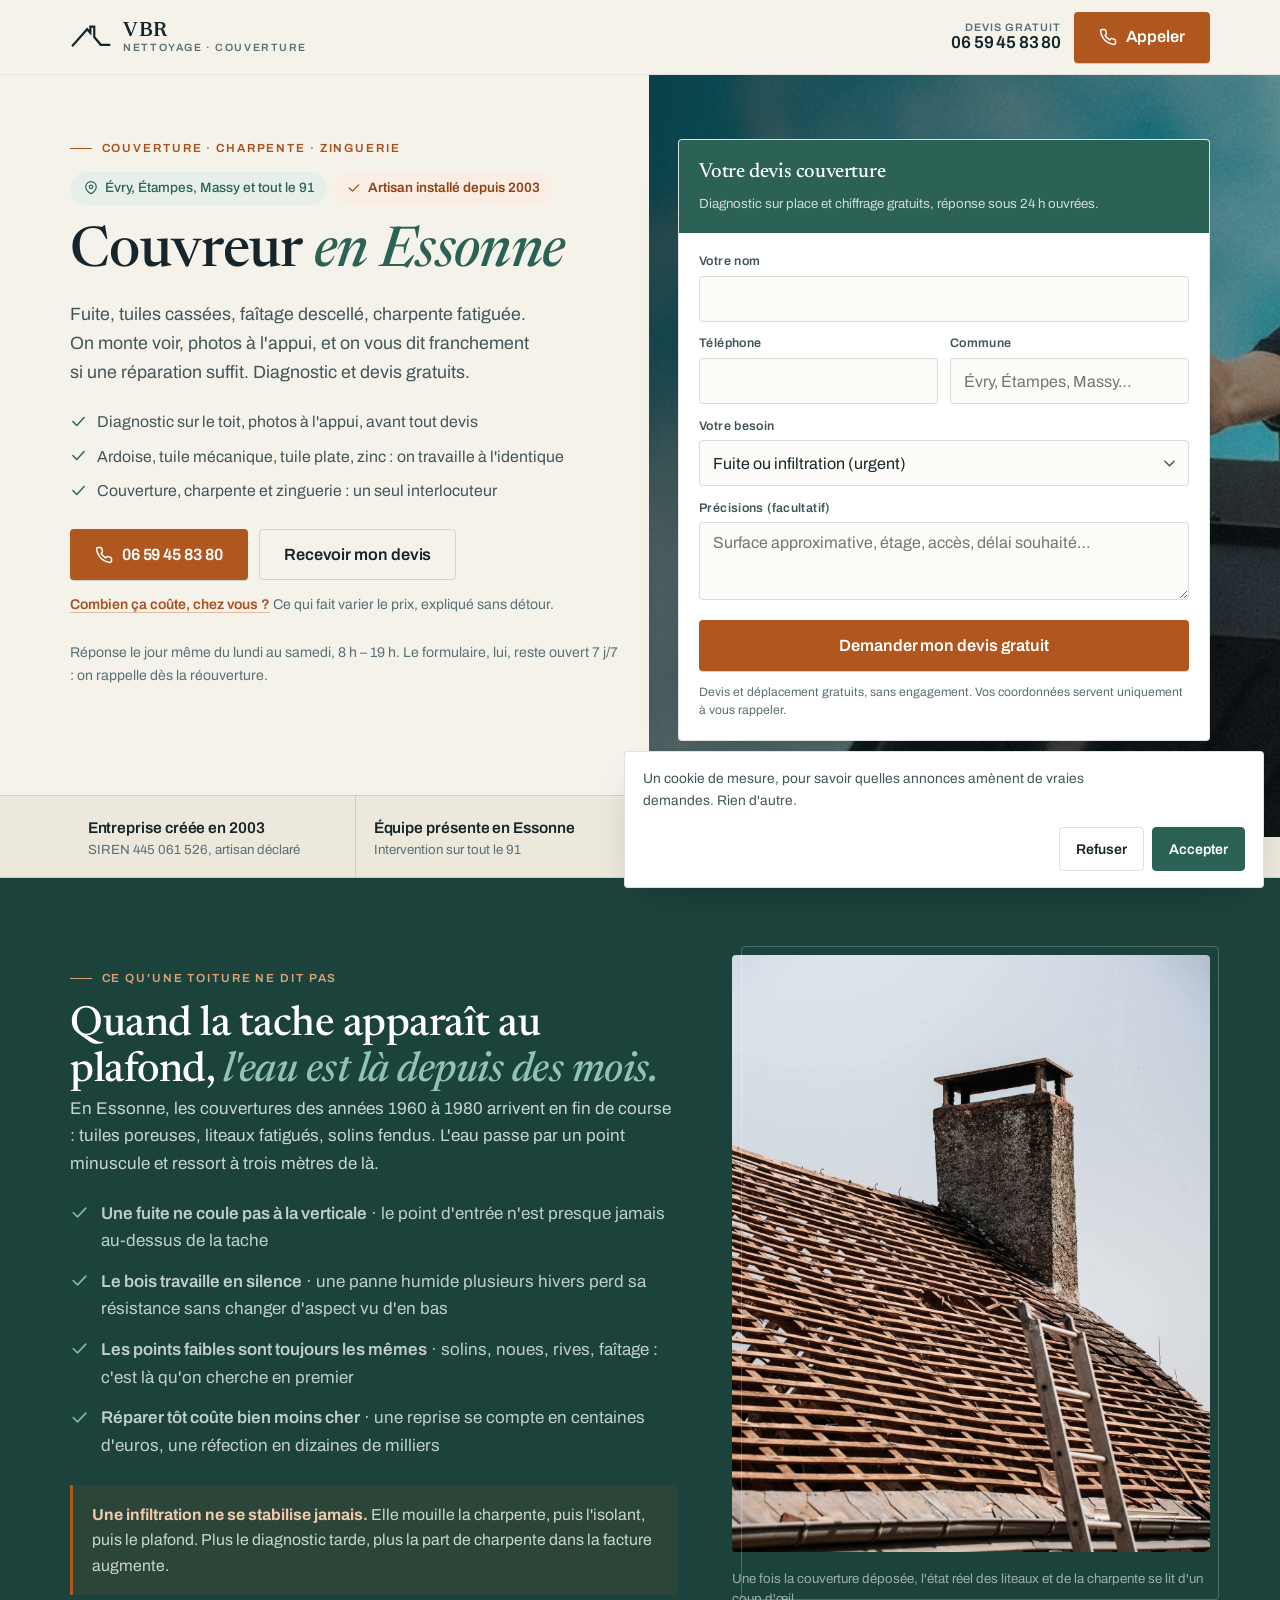
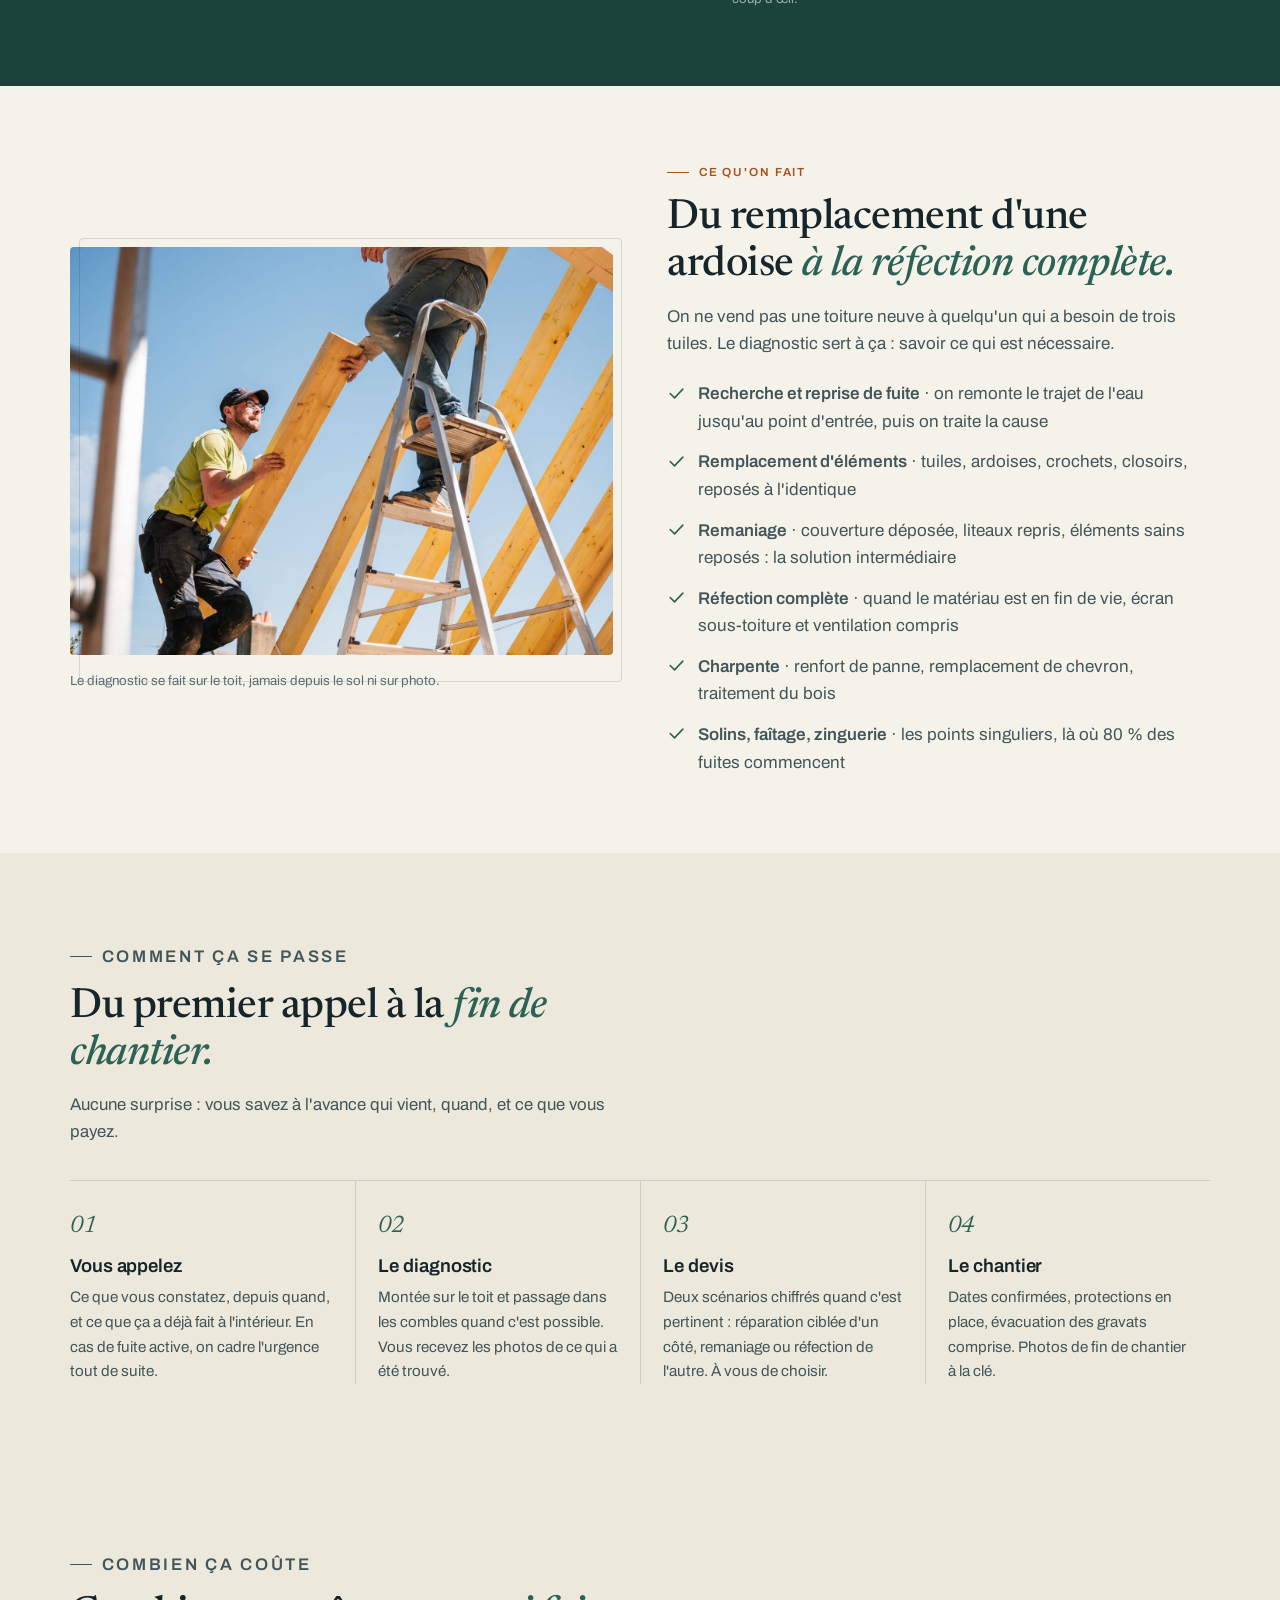
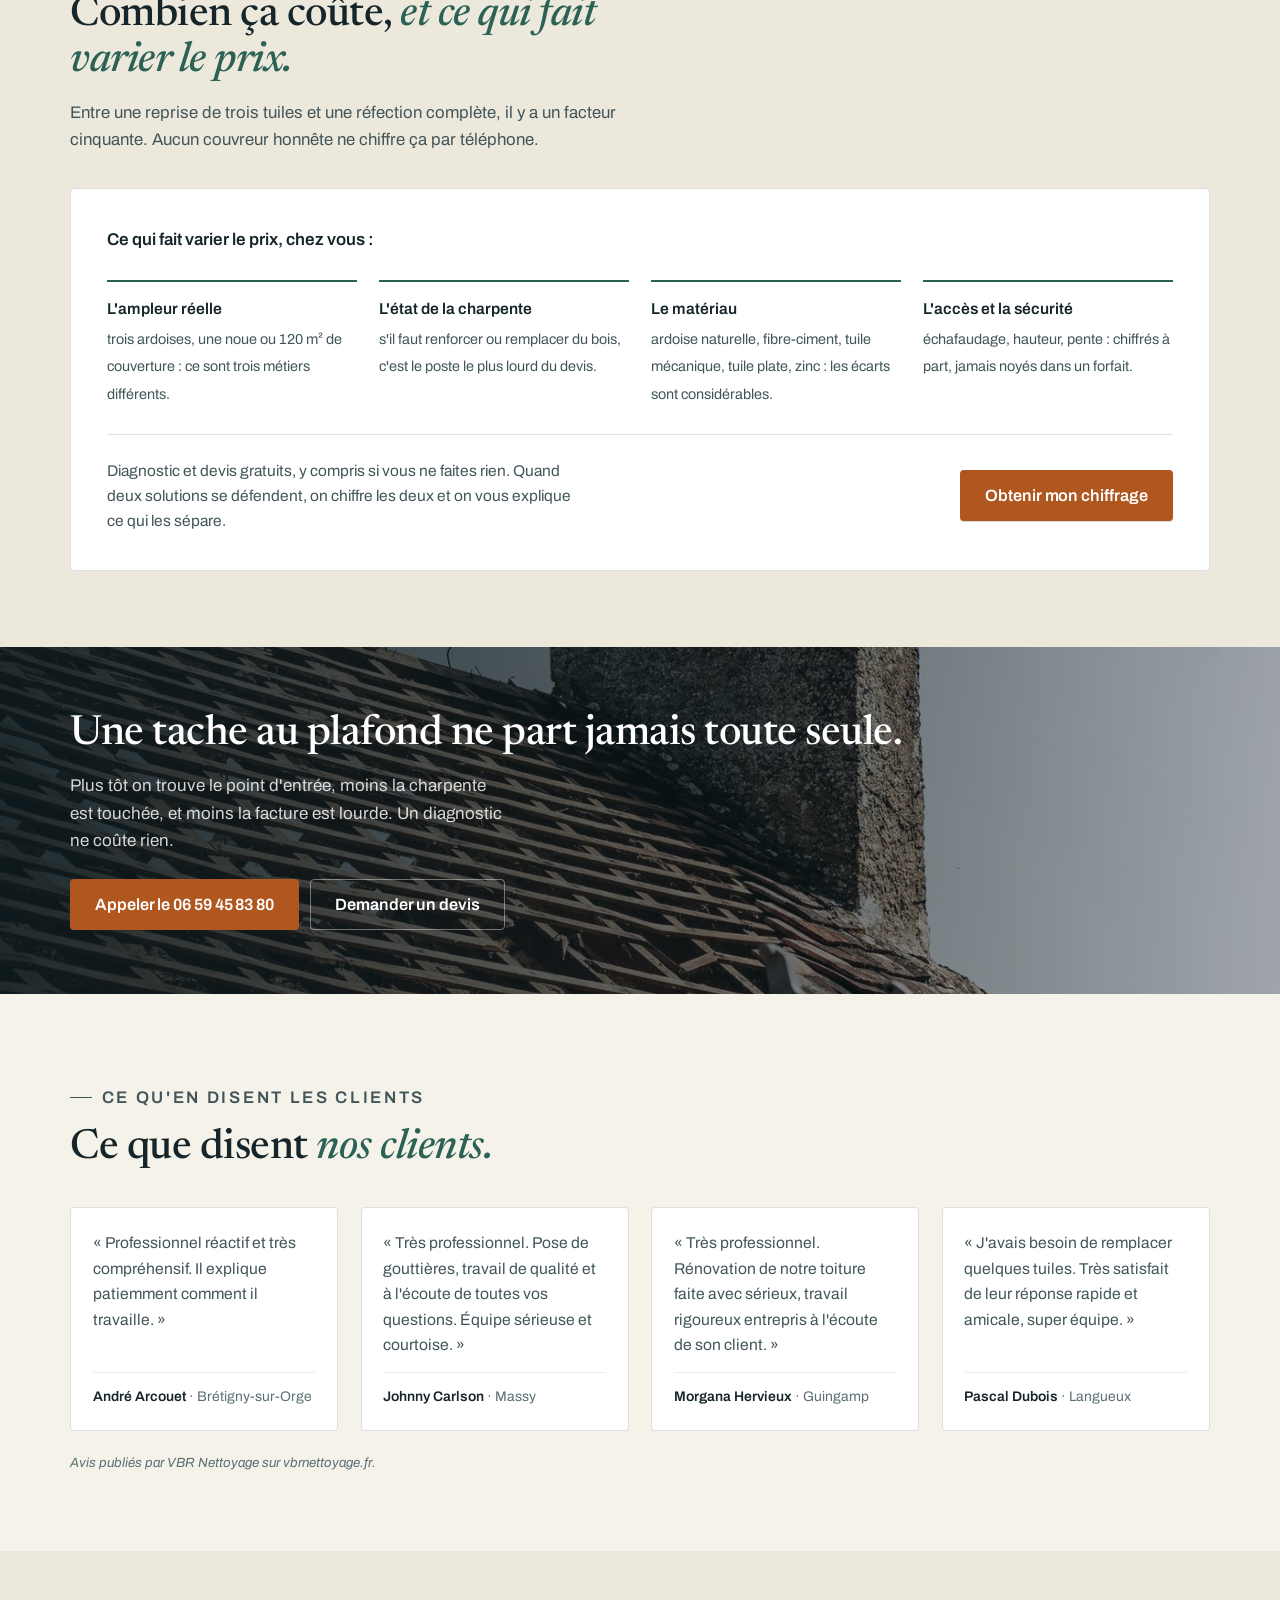
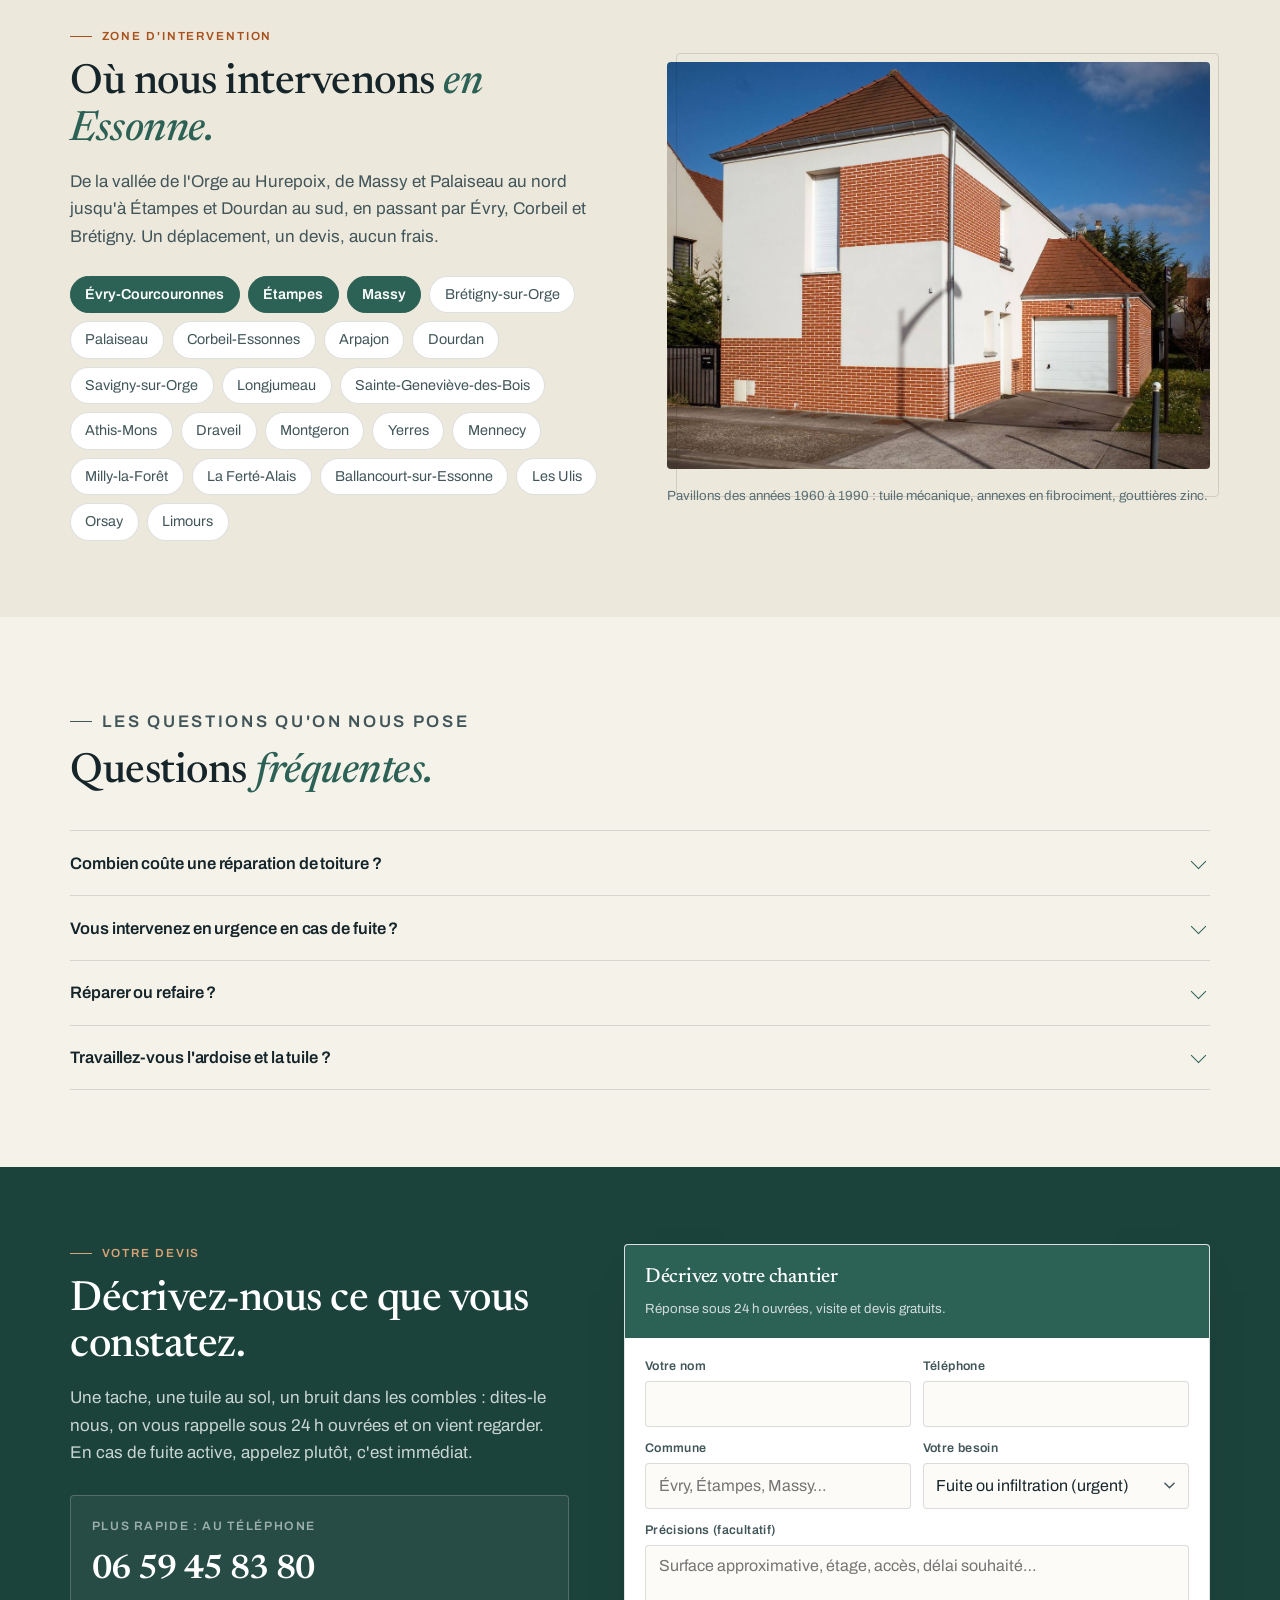
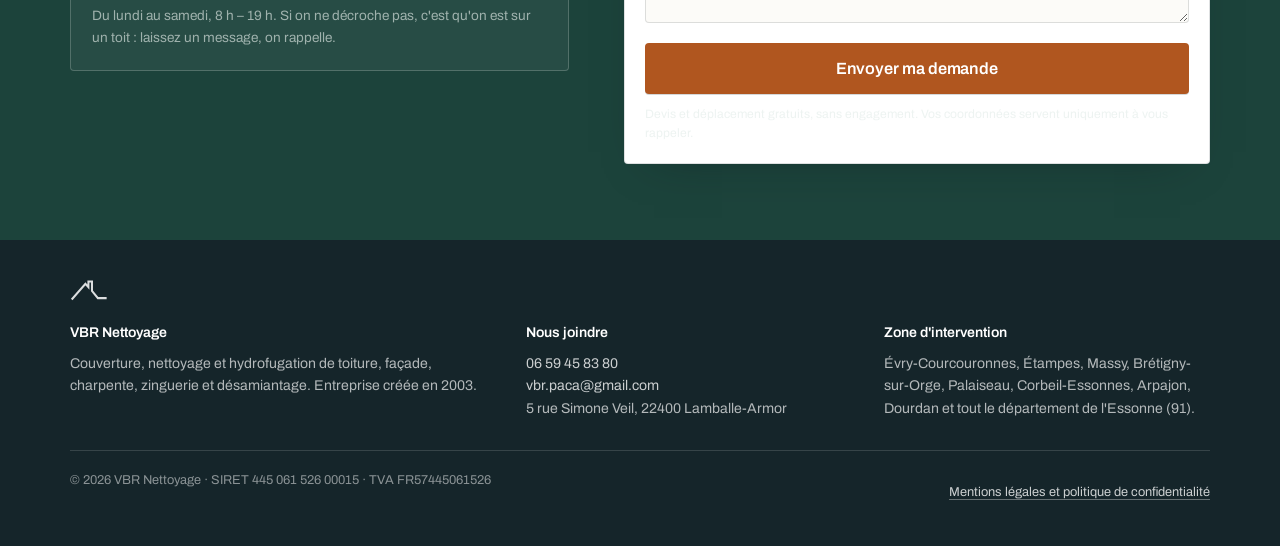
<file: essonne/renovation-toiture/index.html>
<!DOCTYPE html>
<html lang="fr">
<head>
<meta charset="UTF-8" />
<meta name="viewport" content="width=device-width, initial-scale=1" />



<title>Couvreur en Essonne · rénovation et réparation de toiture | VBR</title>
<meta name="description" content="Couvreur à Évry, Étampes, Massy et dans tout le département de l'Essonne : réparation de fuite, remaniage, réfection de couverture et charpente. Entreprise créée en 2003. Devis gratuit. ☎ 06 59 45 83 80" />

<meta name="robots" content="noindex, nofollow" />
<link rel="canonical" href="https://vbr-pro.fr/essonne/renovation-toiture/" />

<meta property="og:type" content="website" />
<meta property="og:locale" content="fr_FR" />
<meta property="og:title" content="Couvreur en Essonne · rénovation et réparation de toiture" />
<meta property="og:description" content="Fuite, tuiles cassées, faîtage descellé, charpente fatiguée : on répare ce qui peut l'être et on refait ce qui doit l'être. Évry, Étampes, Massy." />
<meta property="og:url" content="https://vbr-pro.fr/essonne/renovation-toiture/" />
<meta property="og:image" content="https://vbr-pro.fr/assets/img/couvreur-faitage-ciel.jpg" />
<meta name="twitter:card" content="summary_large_image" />

<link rel="icon" type="image/svg+xml" href="../../assets/favicon.svg" />
<meta name="theme-color" content="#F5F2EA" />
<meta name="geo.region" content="FR-91" />
<meta name="geo.placename" content="Évry-Courcouronnes" />

<link rel="preconnect" href="https://fonts.googleapis.com" />
<link rel="preconnect" href="https://fonts.gstatic.com" crossorigin />
<link rel="stylesheet" href="https://fonts.googleapis.com/css2?family=Archivo:wght@400;500;600;700&family=Newsreader:ital,opsz,wght@0,6..72,400;0,6..72,500;0,6..72,600;1,6..72,400;1,6..72,500&display=swap" />
<link rel="preload" as="image" href="../../assets/img/couvreur-faitage-ciel.jpg" fetchpriority="high" />
<link rel="stylesheet" href="../../assets/styles.css?v=6" />


<script>
window.ADS_GTAG = 'AW-18438830933';
window.dataLayer = window.dataLayer || [];
function gtag(){dataLayer.push(arguments);}
/* Sans Consent Mode, Google n'a pas le droit de modéliser les conversions des
   visiteurs qui refusent : on les perd sèchement. Avec, il les estime.
   wait_for_update laisse 500 ms au choix déjà mémorisé pour arriver. */
var _consentVBR = null;
try { _consentVBR = localStorage.getItem('vbr_consent'); } catch (e) {}
gtag('consent', 'default', {
  ad_storage: 'denied', ad_user_data: 'denied', ad_personalization: 'denied',
  analytics_storage: 'denied', wait_for_update: 500
});
if (_consentVBR === 'granted') {
  gtag('consent', 'update', {
    ad_storage: 'granted', ad_user_data: 'granted',
    ad_personalization: 'granted', analytics_storage: 'granted'
  });
}
gtag('set', 'ads_data_redaction', true);
gtag('set', 'url_passthrough', true);
if (window.ADS_GTAG.indexOf('XXXX') === -1) {
  var s = document.createElement('script'); s.async = true;
  s.src = 'https://www.googletagmanager.com/gtag/js?id=' + window.ADS_GTAG;
  document.head.appendChild(s);
  gtag('js', new Date());
  gtag('config', window.ADS_GTAG, { allow_enhanced_conversions: true });
}
window.ADS_CONVERSION = 'AW-18438830933/gspjCJ3-vfEcENX2qNhE';
window.ADS_CONVERSION_APPEL = 'AW-18438830933/XsgfCJmWx_EcENX2qNhE';
/* Accroche alignée sur la requête tapée (voir script.js § 6). */
window.LP_VILLES = ["Évry","Évry-Courcouronnes","Courcouronnes","Étampes","Massy","Brétigny-sur-Orge","Brétigny","Palaiseau","Corbeil-Essonnes","Corbeil","Arpajon","Dourdan","Savigny-sur-Orge","Longjumeau","Sainte-Geneviève-des-Bois","Athis-Mons","Draveil","Montgeron","Yerres","Mennecy","Milly-la-Forêt","Les Ulis","Orsay","Limours"];
window.LP_MATCH = {
  couvreur:  {h1:"Couvreur <em>en Essonne</em>",
              sub:"Fuite, tuiles cassées, faîtage, charpente. On monte voir, photos à l'appui, et le diagnostic est gratuit. Réponse le jour même du lundi au samedi."},
  urgence:   {h1:"Fuite de toiture : <em>on monte voir aujourd'hui.</em>",
              sub:"Mise en sécurité, bâchage provisoire, recherche du point d'entrée. Appelez, c'est le plus rapide.",
              urgent:"Fuite en cours ? Appelez-nous directement, on cadre l'urgence au téléphone."},
  prix:      {h1:"Le prix de vos travaux de toiture, <em>chiffré après diagnostic.</em>",
              sub:"Entre une reprise ponctuelle et une réfection, il y a un facteur cinquante. On monte voir, puis on chiffre. Diagnostic gratuit."},
  renovation:{h1:"Rénover votre toiture <em>sans la refaire pour rien.</em>",
              sub:"Remaniage, reprise partielle, réfection complète : on chiffre les scénarios défendables et vous choisissez."},
  charpente: {h1:"Charpente fatiguée : <em>on regarde avant de couvrir.</em>",
              sub:"Renfort de panne, remplacement de chevron, traitement du bois. Une couverture neuve ne se pose pas sur une charpente douteuse."},
  velux:     {h1:"Pose de fenêtre de toit, <em>étanchéité comprise.</em>",
              sub:"Le Velux se joue sur le raccord : c'est là qu'on met le soin, pas dans la vitre."},
  besoin:    {couvreur:"Je ne sais pas encore, je veux un diagnostic",
              urgence:"Fuite ou infiltration (urgent)", prix:"Remplacement de tuiles ou d'ardoises",
              renovation:"Remaniage de couverture", charpente:"Charpente (réparation, renfort, traitement)",
              velux:"Pose de fenêtre de toit Velux", toiture:"Remplacement de tuiles ou d'ardoises"}
};
</script>

<script type="application/ld+json">
{
  "@context": "https://schema.org",
  "@type": "RoofingContractor",
  "@id": "https://vbr-pro.fr/essonne/renovation-toiture/#business",
  "name": "VBR Nettoyage",
  "url": "https://vbr-pro.fr/essonne/renovation-toiture/",
  "telephone": "+33659458380",
  "email": "vbr.paca@gmail.com",
  "image": "https://vbr-pro.fr/assets/img/couvreur-faitage-ciel.jpg",
  "identifier": "445 061 526",
  "foundingDate": "2003-02-03",
  "priceRange": "€€",
  "currenciesAccepted": "EUR",
  "paymentAccepted": "Chèque, Virement, Espèces",
  "description": "Couvreur à Évry, Étampes, Massy et dans tout le département de l'Essonne : réparation de fuite, remaniage, réfection de couverture, charpente et zinguerie. Entreprise créée en 2003.",
  "address": {"@type":"PostalAddress","addressLocality":"Évry-Courcouronnes","postalCode":"91000","addressRegion":"Île-de-France","addressCountry":"FR"},
  "geo": {"@type":"GeoCoordinates","latitude":48.6238,"longitude":2.4295},
  "openingHoursSpecification": [{"@type":"OpeningHoursSpecification","dayOfWeek":["Monday","Tuesday","Wednesday","Thursday","Friday","Saturday"],"opens":"08:00","closes":"19:00"}],
  "areaServed": [{"@type":"City","name":"Évry-Courcouronnes"},{"@type":"City","name":"Étampes"},{"@type":"City","name":"Massy"},{"@type":"City","name":"Brétigny-sur-Orge"},{"@type":"City","name":"Palaiseau"},{"@type":"City","name":"Corbeil-Essonnes"},{"@type":"City","name":"Arpajon"},{"@type":"City","name":"Dourdan"},{"@type":"City","name":"Savigny-sur-Orge"},{"@type":"City","name":"Longjumeau"},{"@type":"City","name":"Sainte-Geneviève-des-Bois"},{"@type":"City","name":"Athis-Mons"},{"@type":"City","name":"Draveil"},{"@type":"City","name":"Montgeron"},{"@type":"City","name":"Yerres"},{"@type":"City","name":"Mennecy"}],
  "hasOfferCatalog": {"@type":"OfferCatalog","name":"Couverture, rénovation et charpente","itemListElement":[{"@type":"Offer","itemOffered":{"@type":"Service","name":"Recherche et réparation de fuite de toiture"}},{"@type":"Offer","itemOffered":{"@type":"Service","name":"Remplacement de tuiles et d'ardoises"}},{"@type":"Offer","itemOffered":{"@type":"Service","name":"Remaniage de couverture"}},{"@type":"Offer","itemOffered":{"@type":"Service","name":"Réfection complète de toiture"}},{"@type":"Offer","itemOffered":{"@type":"Service","name":"Réparation et renforcement de charpente"}},{"@type":"Offer","itemOffered":{"@type":"Service","name":"Solins, faîtage et étanchéité de toiture"}},{"@type":"Offer","itemOffered":{"@type":"Service","name":"Pose de fenêtre de toit Velux"}}]}
}
</script>
<script type="application/ld+json">
{"@context":"https://schema.org","@type":"FAQPage","mainEntity":[{"@type":"Question","name":"Combien coûte une réparation de toiture ?","acceptedAnswer":{"@type":"Answer","text":"Une reprise ponctuelle et une réfection complète n'ont pas le même ordre de grandeur. Le seul moyen honnête de répondre est de monter voir : diagnostic et devis gratuits."}},{"@type":"Question","name":"Vous intervenez en urgence en cas de fuite ?","acceptedAnswer":{"@type":"Answer","text":"Oui, on cadre l'urgence dès l'appel. Un bâchage provisoire arrête les dégâts pendant que la réparation s'organise."}},{"@type":"Question","name":"Réparer ou refaire ?","acceptedAnswer":{"@type":"Answer","text":"Si le matériau est sain et que seuls des points singuliers ont lâché, on répare. S'il est poreux ou en fin de vie sur tous les pans, réparer ne fait que repousser le problème d'un ou deux hivers. On vous montre les photos, vous décidez."}},{"@type":"Question","name":"Travaillez-vous l'ardoise et la tuile ?","acceptedAnswer":{"@type":"Answer","text":"Oui. En Essonne, la tuile mécanique et la tuile plate dominent, avec de l'ardoise sur les bâtis plus anciens. On travaille les deux, et on repose à l'identique pour conserver l'aspect de la maison."}}]}
</script>
</head>

<body data-lp="renovation_toiture_91">


<header class="hdr">
  <div class="wrap hdr-in">
    <a class="brand" href="#haut" aria-label="VBR Nettoyage, accueil de la page">
      <svg viewBox="0 0 64 40" aria-hidden="true"><path d="M4 33 L26 8 L31 13.5 L31 4 L37 4 L37 20 L47 32 L60 32" fill="none" stroke="currentColor" stroke-width="3.4" stroke-linecap="square"/></svg>
      <span class="brand-txt">
        <span class="brand-name">VBR</span>
        <span class="brand-sub">Nettoyage · Couverture</span>
      </span>
    </a>
    <div class="hdr-act">
      <a class="hdr-tel" href="tel:+33659458380">
        <span>Devis gratuit</span><b>06 59 45 83 80</b>
      </a>
      <a class="btn btn-call" href="tel:+33659458380">
        <svg viewBox="0 0 24 24" fill="none" stroke="currentColor" stroke-width="2" stroke-linecap="round" stroke-linejoin="round" aria-hidden="true"><path d="M22 16.9v3a2 2 0 0 1-2.2 2 19.8 19.8 0 0 1-8.6-3.1 19.5 19.5 0 0 1-6-6A19.8 19.8 0 0 1 2.1 4.2 2 2 0 0 1 4.1 2h3a2 2 0 0 1 2 1.7c.1 1 .4 1.9.7 2.8a2 2 0 0 1-.5 2.1L8.1 9.9a16 16 0 0 0 6 6l1.3-1.3a2 2 0 0 1 2.1-.4c.9.3 1.8.6 2.8.7a2 2 0 0 1 1.7 2z"/></svg>
        Appeler
      </a>
    </div>
  </div>
</header>


<section class="hero" id="haut">
  <div class="wrap hero-grid">

    <div class="hero-copy">
      <p class="kicker">Couverture · Charpente · Zinguerie</p>
      <div class="hero-chips">
        <span class="hero-loc">
          <svg viewBox="0 0 24 24" fill="none" stroke="currentColor" stroke-width="2" aria-hidden="true"><path d="M21 10c0 7-9 12-9 12S3 17 3 10a9 9 0 0 1 18 0z"/><circle cx="12" cy="10" r="3"/></svg>
          Évry, Étampes, Massy et tout le 91
        </span>
        <span class="hero-anc">
          <svg viewBox="0 0 24 24" fill="none" stroke="currentColor" stroke-width="2" stroke-linecap="round" stroke-linejoin="round" aria-hidden="true"><path d="m4 12 5.5 5.5L20 6.5"/></svg>
          Artisan installé depuis 2003
        </span>
      </div>
      <h1>Couvreur <em>en Essonne</em></h1>
      <p class="hero-sub">Fuite, tuiles cassées, faîtage descellé, charpente fatiguée. On monte voir, photos à l'appui, et on vous dit franchement si une réparation suffit. Diagnostic et devis gratuits.</p>
      <ul class="hero-points"><li><svg viewBox="0 0 24 24" fill="none" stroke="currentColor" stroke-width="2" stroke-linecap="round" stroke-linejoin="round" aria-hidden="true"><path d="m4 12 5.5 5.5L20 6.5"/></svg><span>Diagnostic sur le toit, photos à l'appui, avant tout devis</span></li>
        <li><svg viewBox="0 0 24 24" fill="none" stroke="currentColor" stroke-width="2" stroke-linecap="round" stroke-linejoin="round" aria-hidden="true"><path d="m4 12 5.5 5.5L20 6.5"/></svg><span>Ardoise, tuile mécanique, tuile plate, zinc : on travaille à l'identique</span></li>
        <li><svg viewBox="0 0 24 24" fill="none" stroke="currentColor" stroke-width="2" stroke-linecap="round" stroke-linejoin="round" aria-hidden="true"><path d="m4 12 5.5 5.5L20 6.5"/></svg><span>Couverture, charpente et zinguerie : un seul interlocuteur</span></li></ul>
      <div class="hero-cta">
        <a class="btn btn-call" href="tel:+33659458380">
          <svg viewBox="0 0 24 24" fill="none" stroke="currentColor" stroke-width="2" stroke-linecap="round" stroke-linejoin="round" aria-hidden="true"><path d="M22 16.9v3a2 2 0 0 1-2.2 2 19.8 19.8 0 0 1-8.6-3.1 19.5 19.5 0 0 1-6-6A19.8 19.8 0 0 1 2.1 4.2 2 2 0 0 1 4.1 2h3a2 2 0 0 1 2 1.7c.1 1 .4 1.9.7 2.8a2 2 0 0 1-.5 2.1L8.1 9.9a16 16 0 0 0 6 6l1.3-1.3a2 2 0 0 1 2.1-.4c.9.3 1.8.6 2.8.7a2 2 0 0 1 1.7 2z"/></svg>
          06 59 45 83 80
        </a>
        <a class="btn btn-ghost" href="#devis">Recevoir mon devis</a>
      </div>
      <p class="hero-prix"><a href="#prix">Combien ça coûte, chez vous&nbsp;?</a> Ce qui fait varier le prix, expliqué sans détour.</p>
      <p class="hero-micro">Réponse le jour même du lundi au samedi, 8 h – 19 h. Le formulaire, lui, reste ouvert 7 j/7 : on rappelle dès la réouverture.</p>

      <figure class="hero-shot">
        <img src="../../assets/img/couvreur-faitage-ciel.jpg" alt="Couvreur au travail sur le faîtage d'une toiture" width="1400" height="934" fetchpriority="high" />
        <figcaption>Intervention sur faîtage. Photo d'illustration du métier.</figcaption>
      </figure>
    </div>

    <div class="hero-form-col">
      <div class="hero-panel" style="background-image:url('../../assets/img/couvreur-faitage-ciel.jpg')" role="img" aria-label="Couvreur au travail sur le faîtage d'une toiture"></div>
      <div class="form-card" id="devis">
        <div class="form-head">
          <b>Votre devis couverture</b>
          <span>Diagnostic sur place et chiffrage gratuits, réponse sous 24 h ouvrées.</span>
        </div>
        <div class="form-body">
          <form class="js-devis" id="devis-form" novalidate>
            <div class="form-success" role="status">Merci, votre demande est partie. On vous rappelle sous 24 h ouvrées pour convenir de la visite.</div>
            <div class="form-error" role="alert">L'envoi n'a pas abouti. Appelez-nous au 06 59 45 83 80, c'est plus rapide.</div>
            <div class="form-fields">
              <input type="hidden" name="access_key" value="c4a1ff19-e6a3-4c55-98bf-d4e666ee1ffc" />
              <input type="hidden" name="gclid" value="" />
              <input type="hidden" name="source" value="" />
              <input type="hidden" name="campagne" value="" />
              <input type="hidden" name="mot_cle" value="" />
              <input type="hidden" name="page" value="" />
              <input class="hp" type="text" name="botcheck" tabindex="-1" autocomplete="off" aria-hidden="true" />

              <div class="field">
                <label for="f-nom">Votre nom</label>
                <input id="f-nom" name="nom" type="text" autocomplete="name" required />
              </div>
              <div class="field-row">
                <div class="field">
                  <label for="f-tel">Téléphone</label>
                  <input id="f-tel" name="tel" type="tel" inputmode="tel" autocomplete="tel" required />
                </div>
                <div class="field">
                  <label for="f-ville">Commune</label>
                  <input id="f-ville" name="ville" type="text" placeholder="Évry, Étampes, Massy…" required />
                </div>
              </div>
              <div class="field">
                <label for="f-besoin">Votre besoin</label>
                <select id="f-besoin" name="besoin"><option>Fuite ou infiltration (urgent)</option>
            <option>Remplacement de tuiles ou d'ardoises</option>
            <option>Remaniage de couverture</option>
            <option>Réfection complète de toiture</option>
            <option>Charpente (réparation, renfort, traitement)</option>
            <option>Pose de fenêtre de toit Velux</option>
            <option>Je ne sais pas encore, je veux un diagnostic</option></select>
              </div>
              <div class="field">
                <label for="f-msg">Précisions (facultatif)</label>
                <textarea id="f-msg" name="message" placeholder="Surface approximative, étage, accès, délai souhaité…"></textarea>
              </div>
              <button class="btn btn-call btn-full" type="submit">Demander mon devis gratuit</button>
              <p class="form-legal">Devis et déplacement gratuits, sans engagement. Vos coordonnées servent uniquement à vous rappeler.</p>
            </div>
          </form>
        </div>
      </div>
    </div>

  </div>

  
  <div class="trust">
    <div class="wrap trust-in">
      <div class="trust-it"><b>Entreprise créée en 2003</b><span>SIREN 445 061 526, artisan déclaré</span></div>
      <div class="trust-it"><b>Équipe présente en Essonne</b><span>Intervention sur tout le 91</span></div>
      <div class="trust-it"><b>Devis et visite gratuits</b><span>Chiffrage ferme, aucun engagement</span></div>
      <div class="trust-it"><b>Toit, façade, charpente</b><span>Un seul interlocuteur du haut en bas</span></div>
    </div>
  </div>
</section>


<section class="sec sec-dark" id="pourquoi">
  <div class="wrap">
    <div class="split split-wide">
      <div>
        <p class="kicker is-light">Ce qu'une toiture ne dit pas</p>
        <h2>Quand la tache apparaît au plafond, <em>l'eau est là depuis des mois.</em></h2>
        <p>En Essonne, les couvertures des années 1960 à 1980 arrivent en fin de course : tuiles poreuses, liteaux fatigués, solins fendus. L'eau passe par un point minuscule et ressort à trois mètres de là.</p>
        <ul class="checks"><li><svg viewBox="0 0 24 24" fill="none" stroke="currentColor" stroke-width="2" stroke-linecap="round" stroke-linejoin="round" aria-hidden="true"><path d="m4 12 5.5 5.5L20 6.5"/></svg><span><b>Une fuite ne coule pas à la verticale</b> · le point d'entrée n'est presque jamais au-dessus de la tache</span></li>
          <li><svg viewBox="0 0 24 24" fill="none" stroke="currentColor" stroke-width="2" stroke-linecap="round" stroke-linejoin="round" aria-hidden="true"><path d="m4 12 5.5 5.5L20 6.5"/></svg><span><b>Le bois travaille en silence</b> · une panne humide plusieurs hivers perd sa résistance sans changer d'aspect vu d'en bas</span></li>
          <li><svg viewBox="0 0 24 24" fill="none" stroke="currentColor" stroke-width="2" stroke-linecap="round" stroke-linejoin="round" aria-hidden="true"><path d="m4 12 5.5 5.5L20 6.5"/></svg><span><b>Les points faibles sont toujours les mêmes</b> · solins, noues, rives, faîtage : c'est là qu'on cherche en premier</span></li>
          <li><svg viewBox="0 0 24 24" fill="none" stroke="currentColor" stroke-width="2" stroke-linecap="round" stroke-linejoin="round" aria-hidden="true"><path d="m4 12 5.5 5.5L20 6.5"/></svg><span><b>Réparer tôt coûte bien moins cher</b> · une reprise se compte en centaines d'euros, une réfection en dizaines de milliers</span></li></ul>
        <div class="warn"><p><b>Une infiltration ne se stabilise jamais.</b> Elle mouille la charpente, puis l'isolant, puis le plafond. Plus le diagnostic tarde, plus la part de charpente dans la facture augmente.</p></div>
      </div>
      <figure class="frame frame-tall">
        <img src="../../assets/img/toiture-renovation-liteaux.jpg" alt="Toiture partiellement déposée laissant voir les liteaux" loading="lazy" width="1400" height="1750" />
        <figcaption>Une fois la couverture déposée, l'état réel des liteaux et de la charpente se lit d'un coup d'œil.</figcaption>
      </figure>
    </div>
  </div>
</section>


<section class="sec" id="prestation">
  <div class="wrap">
    <div class="split">
      <figure class="frame">
        <img src="../../assets/img/charpente-bois-chantier.jpg" alt="Couvreur travaillant sur une toiture en cours de rénovation" loading="lazy" width="1400" height="1050" />
        <figcaption>Le diagnostic se fait sur le toit, jamais depuis le sol ni sur photo.</figcaption>
      </figure>
      <div>
        <p class="kicker">Ce qu'on fait</p>
        <h2>Du remplacement d'une ardoise <em>à la réfection complète.</em></h2>
        <p style="color:var(--ink-2);margin-top:.9rem">On ne vend pas une toiture neuve à quelqu'un qui a besoin de trois tuiles. Le diagnostic sert à ça : savoir ce qui est nécessaire.</p>
        <ul class="checks"><li><svg viewBox="0 0 24 24" fill="none" stroke="currentColor" stroke-width="2" stroke-linecap="round" stroke-linejoin="round" aria-hidden="true"><path d="m4 12 5.5 5.5L20 6.5"/></svg><span><b>Recherche et reprise de fuite</b> · on remonte le trajet de l'eau jusqu'au point d'entrée, puis on traite la cause</span></li>
          <li><svg viewBox="0 0 24 24" fill="none" stroke="currentColor" stroke-width="2" stroke-linecap="round" stroke-linejoin="round" aria-hidden="true"><path d="m4 12 5.5 5.5L20 6.5"/></svg><span><b>Remplacement d'éléments</b> · tuiles, ardoises, crochets, closoirs, reposés à l'identique</span></li>
          <li><svg viewBox="0 0 24 24" fill="none" stroke="currentColor" stroke-width="2" stroke-linecap="round" stroke-linejoin="round" aria-hidden="true"><path d="m4 12 5.5 5.5L20 6.5"/></svg><span><b>Remaniage</b> · couverture déposée, liteaux repris, éléments sains reposés : la solution intermédiaire</span></li>
          <li><svg viewBox="0 0 24 24" fill="none" stroke="currentColor" stroke-width="2" stroke-linecap="round" stroke-linejoin="round" aria-hidden="true"><path d="m4 12 5.5 5.5L20 6.5"/></svg><span><b>Réfection complète</b> · quand le matériau est en fin de vie, écran sous-toiture et ventilation compris</span></li>
          <li><svg viewBox="0 0 24 24" fill="none" stroke="currentColor" stroke-width="2" stroke-linecap="round" stroke-linejoin="round" aria-hidden="true"><path d="m4 12 5.5 5.5L20 6.5"/></svg><span><b>Charpente</b> · renfort de panne, remplacement de chevron, traitement du bois</span></li>
          <li><svg viewBox="0 0 24 24" fill="none" stroke="currentColor" stroke-width="2" stroke-linecap="round" stroke-linejoin="round" aria-hidden="true"><path d="m4 12 5.5 5.5L20 6.5"/></svg><span><b>Solins, faîtage, zinguerie</b> · les points singuliers, là où 80 % des fuites commencent</span></li></ul>
      </div>
    </div>
  </div>
</section>


<section class="sec sec-tint" id="deroule">
  <div class="wrap">
    <div class="sec-head">
      <p class="kicker">Comment ça se passe</p>
      <h2>Du premier appel à la <em>fin de chantier.</em></h2>
      <p>Aucune surprise : vous savez à l'avance qui vient, quand, et ce que vous payez.</p>
    </div>
    <div class="steps"><div class="step"><span class="step-n">01</span><h3>Vous appelez</h3><p>Ce que vous constatez, depuis quand, et ce que ça a déjà fait à l'intérieur. En cas de fuite active, on cadre l'urgence tout de suite.</p></div>
      <div class="step"><span class="step-n">02</span><h3>Le diagnostic</h3><p>Montée sur le toit et passage dans les combles quand c'est possible. Vous recevez les photos de ce qui a été trouvé.</p></div>
      <div class="step"><span class="step-n">03</span><h3>Le devis</h3><p>Deux scénarios chiffrés quand c'est pertinent : réparation ciblée d'un côté, remaniage ou réfection de l'autre. À vous de choisir.</p></div>
      <div class="step"><span class="step-n">04</span><h3>Le chantier</h3><p>Dates confirmées, protections en place, évacuation des gravats comprise. Photos de fin de chantier à la clé.</p></div></div>
  </div>
</section>





<section class="sec sec-tint" id="prix">
  <div class="wrap">
    <div class="sec-head">
      <p class="kicker">Combien ça coûte</p>
      <h2>Combien ça coûte, <em>et ce qui fait varier le prix.</em></h2>
      <p>Entre une reprise de trois tuiles et une réfection complète, il y a un facteur cinquante. Aucun couvreur honnête ne chiffre ça par téléphone.</p>
    </div>
    <div class="budget">
      <p style="font-weight:600;margin:0">Ce qui fait varier le prix, chez vous :</p>
      <div class="budget-grid"><div class="bf"><b>L'ampleur réelle</b><span>trois ardoises, une noue ou 120 m² de couverture : ce sont trois métiers différents.</span></div>
        <div class="bf"><b>L'état de la charpente</b><span>s'il faut renforcer ou remplacer du bois, c'est le poste le plus lourd du devis.</span></div>
        <div class="bf"><b>Le matériau</b><span>ardoise naturelle, fibre-ciment, tuile mécanique, tuile plate, zinc : les écarts sont considérables.</span></div>
        <div class="bf"><b>L'accès et la sécurité</b><span>échafaudage, hauteur, pente : chiffrés à part, jamais noyés dans un forfait.</span></div></div>
      <div class="budget-foot">
        <p>Diagnostic et devis gratuits, y compris si vous ne faites rien. Quand deux solutions se défendent, on chiffre les deux et on vous explique ce qui les sépare.</p>
        <a class="btn btn-call" href="#devis">Obtenir mon chiffrage</a>
      </div>
    </div>
  </div>
</section>


<section class="band" style="background-image:url('../../assets/img/toiture-renovation-liteaux.jpg')">
  <div class="wrap band-in">
    <h2>Une tache au plafond ne part jamais toute seule.</h2>
    <p>Plus tôt on trouve le point d'entrée, moins la charpente est touchée, et moins la facture est lourde. Un diagnostic ne coûte rien.</p>
    <div class="band-cta">
      <a class="btn btn-call" href="tel:+33659458380">Appeler le 06 59 45 83 80</a>
      <a class="btn btn-ghost" href="#devis">Demander un devis</a>
    </div>
  </div>
</section>


<section class="sec" id="avis">
  <div class="wrap">
    <div class="sec-head">
      <p class="kicker">Ce qu'en disent les clients</p>
      <h2>Ce que disent <em>nos clients.</em></h2>
    </div>
    <div class="avis"><blockquote><p>« Professionnel réactif et très compréhensif. Il explique patiemment comment il travaille. »</p><footer><b>André Arcouet</b> · Brétigny-sur-Orge</footer></blockquote>
      <blockquote><p>« Très professionnel. Pose de gouttières, travail de qualité et à l'écoute de toutes vos questions. Équipe sérieuse et courtoise. »</p><footer><b>Johnny Carlson</b> · Massy</footer></blockquote>
      <blockquote><p>« Très professionnel. Rénovation de notre toiture faite avec sérieux, travail rigoureux entrepris à l'écoute de son client. »</p><footer><b>Morgana Hervieux</b> · Guingamp</footer></blockquote>
      <blockquote><p>« J'avais besoin de remplacer quelques tuiles. Très satisfait de leur réponse rapide et amicale, super équipe. »</p><footer><b>Pascal Dubois</b> · Langueux</footer></blockquote></div>
    <p class="ba-note">Avis publiés par VBR Nettoyage sur vbrnettoyage.fr.</p>
  </div>
</section>


<section class="sec sec-tint" id="zones">
  <div class="wrap">
    <div class="split">
      <div>
        <p class="kicker">Zone d'intervention</p>
        <h2>Où nous intervenons <em>en Essonne.</em></h2>
        <p style="color:var(--ink-2);margin-top:.9rem">De la vallée de l'Orge au Hurepoix, de Massy et Palaiseau au nord jusqu'à Étampes et Dourdan au sud, en passant par Évry, Corbeil et Brétigny. Un déplacement, un devis, aucun frais.</p>
        <div class="zones"><span class="zone zone-main">Évry-Courcouronnes</span>
          <span class="zone zone-main">Étampes</span>
          <span class="zone zone-main">Massy</span>
          <span class="zone">Brétigny-sur-Orge</span>
          <span class="zone">Palaiseau</span>
          <span class="zone">Corbeil-Essonnes</span>
          <span class="zone">Arpajon</span>
          <span class="zone">Dourdan</span>
          <span class="zone">Savigny-sur-Orge</span>
          <span class="zone">Longjumeau</span>
          <span class="zone">Sainte-Geneviève-des-Bois</span>
          <span class="zone">Athis-Mons</span>
          <span class="zone">Draveil</span>
          <span class="zone">Montgeron</span>
          <span class="zone">Yerres</span>
          <span class="zone">Mennecy</span>
          <span class="zone">Milly-la-Forêt</span>
          <span class="zone">La Ferté-Alais</span>
          <span class="zone">Ballancourt-sur-Essonne</span>
          <span class="zone">Les Ulis</span>
          <span class="zone">Orsay</span>
          <span class="zone">Limours</span></div>
      </div>
      <figure class="frame">
        <img src="../../assets/img/pavillon-brique-idf.jpg" alt="Pavillon francilien en brique avec toiture en tuiles" loading="lazy" width="1400" height="1050" />
        <figcaption>Pavillons des années 1960 à 1990 : tuile mécanique, annexes en fibrociment, gouttières zinc.</figcaption>
      </figure>
    </div>
  </div>
</section>


<section class="sec" id="faq">
  <div class="wrap">
    <div class="sec-head">
      <p class="kicker">Les questions qu'on nous pose</p>
      <h2>Questions <em>fréquentes.</em></h2>
    </div>
    <div class="faq"><details><summary>Combien coûte une réparation de toiture ?</summary><p>Une reprise ponctuelle et une réfection complète n'ont pas le même ordre de grandeur. Le seul moyen honnête de répondre est de monter voir : diagnostic et devis gratuits.</p></details>
      <details><summary>Vous intervenez en urgence en cas de fuite ?</summary><p>Oui, on cadre l'urgence dès l'appel. Un bâchage provisoire arrête les dégâts pendant que la réparation s'organise.</p></details>
      <details><summary>Réparer ou refaire ?</summary><p>Si le matériau est sain et que seuls des points singuliers ont lâché, on répare. S'il est poreux ou en fin de vie sur tous les pans, réparer ne fait que repousser le problème d'un ou deux hivers. On vous montre les photos, vous décidez.</p></details>
      <details><summary>Travaillez-vous l'ardoise et la tuile ?</summary><p>Oui. En Essonne, la tuile mécanique et la tuile plate dominent, avec de l'ardoise sur les bâtis plus anciens. On travaille les deux, et on repose à l'identique pour conserver l'aspect de la maison.</p></details></div>
  </div>
</section>


<section class="sec final" id="contact">
  <div class="wrap final-grid">
    <div>
      <p class="kicker is-light">Votre devis</p>
      <h2>Décrivez-nous ce que vous constatez.</h2>
      <p style="margin-top:.9rem">Une tache, une tuile au sol, un bruit dans les combles : dites-le nous, on vous rappelle sous 24 h ouvrées et on vient regarder. En cas de fuite active, appelez plutôt, c'est immédiat.</p>
      <div class="call-card">
        <span>Plus rapide : au téléphone</span>
        <a href="tel:+33659458380">06 59 45 83 80</a>
        <small>Du lundi au samedi, 8 h – 19 h. Si on ne décroche pas, c'est qu'on est sur un toit : laissez un message, on rappelle.</small>
      </div>
    </div>

    <div class="form-card">
      <div class="form-head">
        <b>Décrivez votre chantier</b>
        <span>Réponse sous 24 h ouvrées, visite et devis gratuits.</span>
      </div>
      <div class="form-body">
        <form class="js-devis" id="devis-form-bas" novalidate>
          <div class="form-success" role="status">Merci, votre demande est partie. On vous rappelle sous 24 h ouvrées pour convenir de la visite.</div>
          <div class="form-error" role="alert">L'envoi n'a pas abouti. Appelez-nous au 06 59 45 83 80, c'est plus rapide.</div>
          <div class="form-fields">
            <input type="hidden" name="access_key" value="c4a1ff19-e6a3-4c55-98bf-d4e666ee1ffc" />
            <input type="hidden" name="gclid" value="" />
            <input type="hidden" name="source" value="" />
            <input type="hidden" name="campagne" value="" />
            <input type="hidden" name="mot_cle" value="" />
            <input type="hidden" name="page" value="" />
            <input class="hp" type="text" name="botcheck" tabindex="-1" autocomplete="off" aria-hidden="true" />

            <div class="field-row">
              <div class="field">
                <label for="b-nom">Votre nom</label>
                <input id="b-nom" name="nom" type="text" autocomplete="name" required />
              </div>
              <div class="field">
                <label for="b-tel">Téléphone</label>
                <input id="b-tel" name="tel" type="tel" inputmode="tel" autocomplete="tel" required />
              </div>
            </div>
            <div class="field-row">
              <div class="field">
                <label for="b-ville">Commune</label>
                <input id="b-ville" name="ville" type="text" placeholder="Évry, Étampes, Massy…" required />
              </div>
              <div class="field">
                <label for="b-besoin">Votre besoin</label>
                <select id="b-besoin" name="besoin"><option>Fuite ou infiltration (urgent)</option>
            <option>Remplacement de tuiles ou d'ardoises</option>
            <option>Remaniage de couverture</option>
            <option>Réfection complète de toiture</option>
            <option>Charpente (réparation, renfort, traitement)</option>
            <option>Pose de fenêtre de toit Velux</option>
            <option>Je ne sais pas encore, je veux un diagnostic</option></select>
              </div>
            </div>
            <div class="field">
              <label for="b-msg">Précisions (facultatif)</label>
              <textarea id="b-msg" name="message" placeholder="Surface approximative, étage, accès, délai souhaité…"></textarea>
            </div>
            <button class="btn btn-call btn-full" type="submit">Envoyer ma demande</button>
            <p class="form-legal">Devis et déplacement gratuits, sans engagement. Vos coordonnées servent uniquement à vous rappeler.</p>
          </div>
        </form>
      </div>
    </div>
  </div>
</section>


<footer class="ftr">
  <div class="wrap">
    <svg viewBox="0 0 64 40" aria-hidden="true"><path d="M4 33 L26 8 L31 13.5 L31 4 L37 4 L37 20 L47 32 L60 32" fill="none" stroke="currentColor" stroke-width="3.4" stroke-linecap="square"/></svg>
    <div class="ftr-grid">
      <div>
        <b>VBR Nettoyage</b>
        Couverture, nettoyage et hydrofugation de toiture, façade, charpente, zinguerie et désamiantage. Entreprise créée en 2003.
      </div>
      <div>
        <b>Nous joindre</b>
        <a href="tel:+33659458380">06 59 45 83 80</a><br />
        <a href="mailto:vbr.paca@gmail.com">vbr.paca@gmail.com</a><br />
        5 rue Simone Veil, 22400 Lamballe-Armor
      </div>
      <div>
        <b>Zone d'intervention</b>
        Évry-Courcouronnes, Étampes, Massy, Brétigny-sur-Orge, Palaiseau, Corbeil-Essonnes, Arpajon, Dourdan et tout le département de l'Essonne (91).
      </div>
    </div>
    <div class="ftr-bot">
      <span>© <span id="year">2026</span> VBR Nettoyage · SIRET 445 061 526 00015 · TVA FR57445061526</span>
      <span><a href="https://www.vbrnettoyage.fr/mentions-legales" rel="nofollow">Mentions légales et politique de confidentialité</a></span>
    </div>
  </div>
</footer>


<div class="callbar">
  <a class="btn btn-call" href="tel:+33659458380">
    <svg viewBox="0 0 24 24" fill="none" stroke="currentColor" stroke-width="2" stroke-linecap="round" stroke-linejoin="round" aria-hidden="true"><path d="M22 16.9v3a2 2 0 0 1-2.2 2 19.8 19.8 0 0 1-8.6-3.1 19.5 19.5 0 0 1-6-6A19.8 19.8 0 0 1 2.1 4.2 2 2 0 0 1 4.1 2h3a2 2 0 0 1 2 1.7c.1 1 .4 1.9.7 2.8a2 2 0 0 1-.5 2.1L8.1 9.9a16 16 0 0 0 6 6l1.3-1.3a2 2 0 0 1 2.1-.4c.9.3 1.8.6 2.8.7a2 2 0 0 1 1.7 2z"/></svg>
    Appeler
  </a>
  <a class="btn btn-ghost" href="#devis">Devis gratuit</a>
</div>

<script src="../../assets/script.js?v=6" defer></script>
</body>
</html>
</file>
<file: assets/styles.css>
/* ============================================================
   VBR NETTOYAGE — landings Google Ads
   Direction artistique « Ardoise & patine » : papier crème, encre
   bleu-vert, vert-de-gris du zinc patiné, cuivre neuf pour l'action.
   Volontairement distincte des autres sites du parc : aucune reprise
   de palette, de police ni de composition.
   ============================================================ */

:root{
  --paper:#F5F2EA;
  --paper-2:#EDE8DC;
  --card:#FFFFFF;

  --ink:#15252A;
  --ink-2:#42565A;
  /* #71858A ne donnait que 3,46:1 sur le papier : sous le minimum AA de
     4,5:1, et c'est justement la couleur des phrases qui rassurent
     (devis gratuit, sans engagement). Assombri à 4,68:1. */
  --ink-3:#5A7075;

  --patine:#2C6155;
  --patine-deep:#1C433B;
  --patine-tint:#E6EFE9;

  --cuivre:#B0561F;
  /* même teinte, réservée au texte : le cuivre de marque plafonne à
     4,47:1 sur le papier, les boutons le gardent (fond, pas texte). */
  --cuivre-txt:#A8511C;
  --cuivre-deep:#8E4416;
  --cuivre-tint:#FAEDE3;

  --line:rgba(21,37,42,.14);
  --line-soft:rgba(21,37,42,.08);

  --serif:"Newsreader",ui-serif,Georgia,"Times New Roman",serif;
  --sans:"Archivo",-apple-system,BlinkMacSystemFont,"Segoe UI",Roboto,sans-serif;

  --wrap:1140px;
  --r:4px;                 /* rayon volontairement sec : dossier technique, pas SaaS */
  --call-h:0px;
  --consent-h:0px;
}

*,*::before,*::after{box-sizing:border-box}
html{-webkit-text-size-adjust:100%;scroll-behavior:smooth}
@media (prefers-reduced-motion:reduce){html{scroll-behavior:auto}
  *,*::before,*::after{animation-duration:.01ms!important;transition-duration:.01ms!important}}

body{
  margin:0;
  background:var(--paper);
  color:var(--ink);
  font-family:var(--sans);
  font-size:17px;
  line-height:1.62;
  -webkit-font-smoothing:antialiased;
  padding-bottom:var(--call-h);
}
/* height:auto neutralise l'attribut height du HTML (indice de présentation) :
   sans ça, aspect-ratio est ignoré et les photos s'étirent en hauteur. */
img{max-width:100%;display:block;height:auto}
a{color:inherit}
h1,h2,h3{font-family:var(--serif);font-weight:500;letter-spacing:-.012em;line-height:1.12;margin:0}
h1{font-size:clamp(2.15rem,1.35rem + 2.7vw,3.5rem)}
h2{font-size:clamp(1.72rem,1.15rem + 1.9vw,2.6rem)}
h3{font-size:1.16rem;font-family:var(--sans);font-weight:600;letter-spacing:-.005em;line-height:1.35}
em{font-style:italic;color:var(--patine);font-weight:500}
p{margin:0 0 1em}
p:last-child{margin-bottom:0}

.wrap{width:min(100% - 40px,var(--wrap));margin-inline:auto}
@media (max-width:640px){.wrap{width:calc(100% - 32px)}}

/* --- filet « ligne de toit », signature reprise du logo du client --- */
.roofline{display:block;width:100%;height:14px;color:var(--line)}

/* ---------------------------------------------------------- kicker */
.kicker{
  font-size:.735rem;font-weight:600;letter-spacing:.16em;text-transform:uppercase;
  color:var(--cuivre-txt);margin:0 0 .85rem;display:flex;align-items:center;gap:.6rem;
}
.kicker::before{content:"";width:22px;height:1px;background:currentColor;flex:none}
.kicker.is-light{color:#D9A277}

/* ---------------------------------------------------------- boutons */
.btn{
  display:inline-flex;align-items:center;justify-content:center;gap:.55rem;
  font-family:var(--sans);font-size:1.02rem;font-weight:600;letter-spacing:-.005em;
  padding:.92rem 1.5rem;border-radius:var(--r);border:1px solid transparent;
  text-decoration:none;cursor:pointer;line-height:1.2;
  transition:background-color .16s ease,border-color .16s ease,color .16s ease,transform .08s ease;
}
.btn:active{transform:translateY(1px)}
.btn-call{background:var(--cuivre);color:#fff;box-shadow:0 1px 0 rgba(21,37,42,.18)}
.btn-call:hover{background:var(--cuivre-deep)}
.btn-ghost{background:transparent;color:var(--ink);border-color:var(--line)}
.btn-ghost:hover{border-color:var(--ink);background:rgba(21,37,42,.03)}
.btn-ink{background:var(--ink);color:#fff}
.btn-ink:hover{background:#0C1A1E}
.btn-full{width:100%}
.btn svg{width:18px;height:18px;flex:none}

/* ---------------------------------------------------------- header */
.hdr{
  position:sticky;top:0;z-index:40;background:rgba(245,242,234,.94);
  backdrop-filter:saturate(180%) blur(14px);-webkit-backdrop-filter:saturate(180%) blur(14px);
  border-bottom:1px solid var(--line-soft);
}
.hdr-in{display:flex;align-items:center;justify-content:space-between;gap:1rem;padding:.72rem 0}
.brand{display:flex;align-items:center;gap:.7rem;text-decoration:none}
.brand svg{width:42px;height:26px;flex:none;color:var(--ink)}
.brand-txt{display:flex;flex-direction:column;line-height:1.05}
.brand-name{font-family:var(--serif);font-size:1.3rem;font-weight:600;letter-spacing:.02em}
.brand-sub{font-size:.66rem;font-weight:600;letter-spacing:.15em;text-transform:uppercase;color:var(--ink-3)}
.hdr-act{display:flex;align-items:center;gap:.8rem}
.hdr-tel{
  display:flex;flex-direction:column;align-items:flex-end;text-decoration:none;line-height:1.15;
}
.hdr-tel span{font-size:.68rem;font-weight:600;letter-spacing:.09em;text-transform:uppercase;color:var(--ink-3)}
.hdr-tel b{font-size:1.08rem;font-weight:600;letter-spacing:-.01em}
.hdr-tel:hover b{color:var(--cuivre)}
@media (max-width:860px){.hdr-tel{display:none}}
@media (max-width:520px){.hdr .btn{padding:.8rem 1rem;font-size:.94rem}}
/* 44 px est le minimum tactile : en dessous, un pouce rate la cible. */
.hdr .btn,.callbar .btn,.hero-cta .btn{min-height:46px}

/* ---------------------------------------------------------- hero */
.hero{position:relative;padding:clamp(2.2rem,1rem + 4vw,4rem) 0 0;overflow:hidden}
.hero-grid{display:grid;grid-template-columns:1.02fr .98fr;gap:clamp(1.8rem,1rem + 3vw,4rem);align-items:start}
.hero-chips{display:flex;flex-wrap:wrap;gap:.4rem;margin:0 0 1.05rem}
.hero-loc{
  display:inline-flex;align-items:center;gap:.45rem;font-size:.85rem;font-weight:500;color:var(--patine);
  background:var(--patine-tint);border-radius:100px;padding:.35rem .85rem;margin:0;
}
.hero-anc{
  display:inline-flex;align-items:center;gap:.4rem;font-size:.85rem;font-weight:600;color:var(--cuivre-deep);
  background:var(--cuivre-tint);border-radius:100px;padding:.35rem .85rem;margin:0;
}
.hero-anc svg{width:14px;height:14px}
.hero-loc svg{width:14px;height:14px}
.hero h1{margin-bottom:1rem;max-width:15ch}
.hero-sub{font-size:1.11rem;color:var(--ink-2);max-width:46ch;margin-bottom:1.4rem}
.hero-points{list-style:none;margin:0 0 1.6rem;padding:0;display:grid;gap:.55rem}
.hero-points li{display:flex;gap:.6rem;align-items:flex-start;font-size:.99rem;color:var(--ink-2)}
.hero-points svg{width:17px;height:17px;color:var(--patine);flex:none;margin-top:.24em}
.hero-cta{display:flex;flex-wrap:wrap;gap:.7rem;margin-bottom:.85rem}
.hero-micro{font-size:.88rem;color:var(--ink-3);margin-bottom:.7rem}
/* « prix », « tarif », « prix au m² » dominent les recherches du métier :
   la réponse doit être atteignable dès le hero, sans avancer de chiffre. */
.hero-prix{font-size:.88rem;color:var(--ink-3);margin-bottom:1.6rem}
.hero-prix a{color:var(--cuivre-txt);font-weight:600;text-decoration:none;border-bottom:1px solid rgba(176,86,31,.35)}
.hero-prix a:hover{border-bottom-color:var(--cuivre)}

/* photo du hero : le sujet reste dégagé, le texte vit dans la bande basse */
/* margin:0 obligatoire : la feuille de style du navigateur applique
   `figure{margin:1em 40px}`. Sans ce reset la photo du hero est 80 px
   plus étroite que la colonne et décalée de 40 px du bord du titre. */
.hero-shot{position:relative;margin:0 0 1.4rem}
.hero-shot img{width:100%;aspect-ratio:16/9;object-fit:cover;border-radius:var(--r)}
.hero-shot figcaption{
  position:absolute;left:0;right:0;bottom:0;padding:1.5rem .95rem .7rem;
  background:linear-gradient(to top,rgba(10,22,25,.82),rgba(10,22,25,0));
  color:rgba(255,255,255,.9);font-size:.79rem;border-radius:0 0 var(--r) var(--r);
}
@media (min-width:961px){.hero-shot{display:none}}

/* ---- colonne formulaire posée sur un panneau photo plein bord ---- */
.hero-form-col{position:relative}
.hero-panel{
  position:absolute;inset:-4rem -50vw -6rem -1.8rem;z-index:0;
  background:var(--ink) center/cover no-repeat;
}
.hero-panel::after{
  content:"";position:absolute;inset:0;
  background:linear-gradient(100deg,rgba(12,26,30,.74) 0%,rgba(12,26,30,.36) 48%,rgba(12,26,30,.08) 100%);
}
@media (max-width:960px){.hero-panel{display:none}}

.form-card{
  position:relative;z-index:1;background:var(--card);border:1px solid var(--line);
  border-radius:var(--r);overflow:hidden;box-shadow:0 18px 44px -30px rgba(12,26,30,.55);
}
.form-head{background:var(--patine);color:#fff;padding:1rem 1.25rem}
.form-head b{display:block;font-family:var(--serif);font-size:1.28rem;font-weight:500;letter-spacing:-.01em}
.form-head span{font-size:.83rem;color:rgba(255,255,255,.78)}
.form-body{padding:1.15rem 1.25rem 1.3rem}
.field{margin-bottom:.72rem}
.field label{display:block;font-size:.78rem;font-weight:600;letter-spacing:.03em;color:var(--ink-2);margin-bottom:.28rem}
.field input,.field select,.field textarea{
  width:100%;font-family:var(--sans);font-size:1rem;color:var(--ink);
  background:#FCFBF8;border:1px solid var(--line);border-radius:var(--r);
  padding:.68rem .8rem;appearance:none;-webkit-appearance:none;transition:border-color .15s ease,box-shadow .15s ease;
}
.field textarea{min-height:78px;resize:vertical}
.field select{
  background-image:url("data:image/svg+xml,%3Csvg xmlns='http://www.w3.org/2000/svg' viewBox='0 0 12 8'%3E%3Cpath d='M1 1.5 6 6.5l5-5' fill='none' stroke='%2342565A' stroke-width='1.6' stroke-linecap='round'/%3E%3C/svg%3E");
  background-repeat:no-repeat;background-position:right .8rem center;background-size:11px;padding-right:2.1rem;
}
.field input:focus,.field select:focus,.field textarea:focus{
  outline:none;border-color:var(--patine);box-shadow:0 0 0 3px rgba(44,97,85,.14);background:#fff;
}
.field-row{display:grid;grid-template-columns:1fr 1fr;gap:.72rem}
/* la largeur mini d'un <select> vaut celle de sa plus longue option, et
   celle d'un <input> son attribut size : sans min-width:0 la carte
   formulaire élargit toute la page sur mobile. */
.field-row>*,.field input,.field select,.field textarea{min-width:0}
.form-card{max-width:100%}
.form-legal{font-size:.76rem;color:var(--ink-3);margin:.7rem 0 0;line-height:1.5}
.hp{position:absolute;left:-9999px;opacity:0;height:0;width:0}
.form-success,.form-error{display:none;border-radius:var(--r);padding:.8rem .9rem;font-size:.93rem;margin-bottom:.8rem}
.form-success{background:var(--patine-tint);border:1px solid rgba(44,97,85,.28);color:var(--patine-deep)}
.form-error{background:var(--cuivre-tint);border:1px solid rgba(176,86,31,.3);color:var(--cuivre-deep)}
.is-sent .form-fields{display:none}

/* ---------------------------------------------------------- barre de preuves */
.trust{border-top:1px solid var(--line);border-bottom:1px solid var(--line);margin-top:clamp(2rem,1rem + 3vw,3.4rem);background:var(--paper-2)}
.trust-in{display:grid;grid-template-columns:repeat(4,1fr)}
.trust-it{padding:1.15rem 1.1rem;border-left:1px solid var(--line)}
.trust-it:first-child{border-left:0}
.trust-it b{display:block;font-size:.97rem;font-weight:600;letter-spacing:-.005em}
.trust-it span{display:block;font-size:.83rem;color:var(--ink-3);line-height:1.45}
@media (max-width:860px){.trust-in{grid-template-columns:repeat(2,1fr)}
  .trust-it:nth-child(3){border-left:0}
  .trust-it:nth-child(n+3){border-top:1px solid var(--line)}}

/* ---------------------------------------------------------- sections */
.sec{padding:clamp(2.8rem,1.6rem + 4vw,5rem) 0}
.sec-dark{background:var(--patine-deep);color:#EAF1EE}
.sec-dark h2,.sec-dark h3{color:#fff}
.sec-dark em{color:#8FC4B3}
.sec-dark p{color:rgba(234,241,238,.84)}
.sec-tint{background:var(--paper-2)}
.sec-head{max-width:56ch;margin-bottom:2.2rem}
.sec-head p{color:var(--ink-2);margin-top:.85rem;font-size:1.05rem}
.sec-dark .sec-head p{color:rgba(234,241,238,.82)}

.split{display:grid;grid-template-columns:1fr 1fr;gap:clamp(1.6rem,1rem + 3vw,3.4rem);align-items:center}
/* sans min-width:0, une image de 1400 px impose sa largeur mini à sa colonne
   et fait déborder toute la grille (blowout classique de CSS grid) */
.split>*,.hero-grid>*,.ba>*,.final-grid>*{min-width:0}
.split-wide{grid-template-columns:1.12fr .88fr}
@media (max-width:860px){.split,.split-wide{grid-template-columns:1fr}}

/* cadre photo signature : double filet décalé, cran cuivre */
.frame{position:relative;margin:0}
.frame img{width:100%;object-fit:cover;border-radius:var(--r);aspect-ratio:4/3}
.frame::before{
  content:"";position:absolute;inset:-9px -9px 9px 9px;border:1px solid var(--line);
  border-radius:var(--r);pointer-events:none;
}
.sec-dark .frame::before{border-color:rgba(255,255,255,.22)}
.frame figcaption{margin-top:1.05rem;font-size:.83rem;color:var(--ink-3);line-height:1.5}
.sec-dark .frame figcaption{color:rgba(234,241,238,.62)}
.frame-tall img{aspect-ratio:4/5}

/* liste à puces « check » */
.checks{list-style:none;margin:1.4rem 0 0;padding:0;display:grid;gap:.82rem}
.checks li{display:flex;gap:.75rem;align-items:flex-start}
.checks svg{width:19px;height:19px;color:var(--patine);flex:none;margin-top:.2em}
.sec-dark .checks svg{color:#7FBCA8}
.checks b{font-weight:600}
.checks span{color:var(--ink-2)}
.sec-dark .checks span{color:rgba(234,241,238,.8)}

/* alerte / enjeu */
.warn{
  border-left:3px solid var(--cuivre);background:rgba(176,86,31,.1);
  padding:1.05rem 1.2rem;border-radius:0 var(--r) var(--r) 0;margin-top:1.6rem;
}
.warn b{color:#F0C9AC}
.warn p{margin:0;font-size:.99rem}

/* ---------------------------------------------------------- étapes 01→04 */
.steps{display:grid;grid-template-columns:repeat(4,1fr);gap:0;margin-top:2rem;border-top:1px solid var(--line)}
.step{padding:1.6rem 1.4rem 0;border-left:1px solid var(--line)}
.step:first-child{border-left:0;padding-left:0}
.step-n{font-family:var(--serif);font-style:italic;font-size:1.5rem;color:var(--patine);display:block;margin-bottom:.5rem}
.step h3{margin-bottom:.4rem}
.step p{font-size:.95rem;color:var(--ink-2)}
@media (max-width:860px){.steps{grid-template-columns:1fr 1fr}
  .step:nth-child(3){border-left:0;padding-left:0}
  .step:nth-child(n+3){margin-top:1.5rem;border-top:1px solid var(--line)}}
@media (max-width:560px){.steps{grid-template-columns:1fr}
  .step{border-left:0;padding-left:0;padding-top:1.4rem}
  .step:nth-child(n+2){border-top:1px solid var(--line);margin-top:0}}

/* ---------------------------------------------------------- avant / après */
.ba{display:grid;grid-template-columns:1fr 1fr;gap:clamp(1rem,.5rem + 2vw,2.2rem)}
@media (max-width:640px){.ba{grid-template-columns:1fr}}
.ba figure{position:relative;margin:0}
.ba img{width:100%;aspect-ratio:4/3;object-fit:cover;border-radius:var(--r)}
.ba-tag{
  position:absolute;top:.8rem;left:.8rem;font-size:.7rem;font-weight:700;letter-spacing:.13em;
  text-transform:uppercase;padding:.32rem .68rem;border-radius:100px;color:#fff;
}
.ba-tag.is-before{background:rgba(21,37,42,.8)}
.ba-tag.is-after{background:var(--patine)}
.ba figcaption{margin-top:.8rem;font-size:.87rem;color:var(--ink-2)}
.ba-note{margin-top:1.3rem;font-size:.83rem;color:var(--ink-3);font-style:italic}

/* ---------------------------------------------------------- budget */
.budget{background:var(--card);border:1px solid var(--line);border-radius:var(--r);padding:clamp(1.4rem,1rem + 1.6vw,2.4rem)}
.budget-grid{display:grid;grid-template-columns:repeat(auto-fit,minmax(200px,1fr));gap:1.4rem;margin:1.7rem 0}
.bf{border-top:2px solid var(--patine);padding-top:.85rem}
.bf b{display:block;font-size:.98rem;font-weight:600;margin-bottom:.2rem}
.bf span{font-size:.9rem;color:var(--ink-2);line-height:1.5}
.budget-foot{border-top:1px solid var(--line);padding-top:1.4rem;display:flex;flex-wrap:wrap;gap:1.2rem;align-items:center;justify-content:space-between}
.budget-foot p{max-width:52ch;font-size:.97rem;color:var(--ink-2);margin:0}

/* ---------------------------------------------------------- bande CTA photo */
.band{position:relative;background:var(--ink) center/cover no-repeat;color:#fff;isolation:isolate}
.band::after{content:"";position:absolute;inset:0;z-index:-1;background:linear-gradient(90deg,rgba(12,26,30,.9) 0%,rgba(12,26,30,.62) 55%,rgba(12,26,30,.28) 100%)}
.band-in{padding:clamp(2.6rem,1.6rem + 3vw,4.2rem) 0}
.band-in h2,.band-in p{max-width:44ch}
.band h2{color:#fff;margin-bottom:.9rem}
.band p{color:rgba(255,255,255,.82);margin-bottom:1.5rem}
.band .btn-ghost{color:#fff;border-color:rgba(255,255,255,.4)}
.band .btn-ghost:hover{background:rgba(255,255,255,.12);border-color:#fff}
.band-cta{display:flex;flex-wrap:wrap;gap:.7rem}

/* ---------------------------------------------------------- avis */
.avis{display:grid;grid-template-columns:repeat(auto-fit,minmax(258px,1fr));gap:1.4rem}
.avis blockquote{
  margin:0;background:var(--card);border:1px solid var(--line);border-radius:var(--r);
  padding:1.4rem 1.35rem;display:flex;flex-direction:column;gap:.9rem;
}
.stars{display:flex;gap:2px;color:var(--cuivre)}
.stars svg{width:15px;height:15px}
.avis p{font-size:.98rem;color:var(--ink-2);flex:1;margin:0}
.avis footer{font-size:.87rem;color:var(--ink-3);border-top:1px solid var(--line-soft);padding-top:.8rem}
.avis footer b{color:var(--ink);font-weight:600}

/* ---------------------------------------------------------- zones */
.zones{display:flex;flex-wrap:wrap;gap:.5rem;margin-top:1.6rem}
.zone{
  font-size:.9rem;color:var(--ink-2);background:var(--card);border:1px solid var(--line);
  border-radius:100px;padding:.38rem .9rem;
}
.zone-main{background:var(--patine);border-color:var(--patine);color:#fff;font-weight:600}

/* ---------------------------------------------------------- FAQ */
.faq{border-top:1px solid var(--line);margin-top:1.8rem}
.faq details{border-bottom:1px solid var(--line)}
.faq summary{
  list-style:none;cursor:pointer;padding:1.15rem 2.4rem 1.15rem 0;position:relative;
  font-size:1.04rem;font-weight:600;letter-spacing:-.005em;
}
.faq summary::-webkit-details-marker{display:none}
.faq summary::after{
  content:"";position:absolute;right:.4rem;top:1.55rem;width:11px;height:11px;
  border-right:1.6px solid var(--patine);border-bottom:1.6px solid var(--patine);
  transform:rotate(45deg);transition:transform .18s ease;
}
.faq details[open] summary::after{transform:rotate(-135deg);top:1.75rem}
.faq p{padding:0 2.4rem 1.25rem 0;color:var(--ink-2);font-size:.99rem}

/* ---------------------------------------------------------- CTA final */
.final{background:var(--patine-deep);color:#EAF1EE}
.final h2{color:#fff}
.final-grid{display:grid;grid-template-columns:.92fr 1.08fr;gap:clamp(1.8rem,1rem + 3vw,3.6rem);align-items:start}
@media (max-width:860px){.final-grid{grid-template-columns:1fr}}
.final p{color:rgba(234,241,238,.84)}
.call-card{
  margin-top:1.8rem;border:1px solid rgba(255,255,255,.2);border-radius:var(--r);
  padding:1.3rem;background:rgba(255,255,255,.05);
}
.call-card span{display:block;font-size:.76rem;font-weight:600;letter-spacing:.13em;text-transform:uppercase;color:rgba(234,241,238,.6);margin-bottom:.35rem}
/* c'est un numéro de téléphone : il doit se toucher aussi facilement
   qu'un bouton, donc 44 px de haut minimum. */
.call-card a{display:inline-flex;align-items:center;min-height:46px;font-family:var(--serif);font-size:clamp(1.6rem,1.2rem + 1.5vw,2.1rem);font-weight:600;color:#fff;text-decoration:none;letter-spacing:-.01em}
.call-card a:hover{color:#8FC4B3}
.call-card small{display:block;margin-top:.5rem;font-size:.85rem;color:rgba(234,241,238,.62)}

/* ---------------------------------------------------------- footer */
.ftr{background:var(--ink);color:rgba(255,255,255,.68);font-size:.88rem;padding:2.4rem 0 2rem}
/* sur mobile, la barre d'appel et le bandeau cookies sont fixés en bas :
   sans cette réserve, ils recouvrent le lien vers les mentions légales,
   que Google Ads doit pouvoir atteindre. */
@media (max-width:760px){.ftr{padding-bottom:9rem}}
.ftr-grid{display:grid;grid-template-columns:1.3fr 1fr 1fr;gap:2rem;margin-bottom:1.8rem}
@media (max-width:760px){.ftr-grid{grid-template-columns:1fr;gap:1.4rem}}
.ftr b{color:#fff;display:block;margin-bottom:.5rem;font-weight:600}
.ftr a{color:rgba(255,255,255,.78);text-decoration:none}
.ftr a:hover{color:#fff;text-decoration:underline}
.ftr-bot{border-top:1px solid rgba(255,255,255,.14);padding-top:1.2rem;font-size:.8rem;color:rgba(255,255,255,.5);display:flex;flex-wrap:wrap;gap:.8rem;justify-content:space-between}
/* le lien légal doit se voir comme un lien : un examinateur Google Ads
   doit pouvoir l'atteindre sans le chercher. */
.ftr-bot a{display:inline-flex;align-items:center;min-height:44px;color:rgba(255,255,255,.78);
  text-decoration:underline;text-underline-offset:3px;text-decoration-color:rgba(255,255,255,.35)}
.ftr-bot a:hover{color:#fff;text-decoration-color:#fff}
.ftr svg{width:38px;height:24px;color:rgba(255,255,255,.85);margin-bottom:.7rem}

/* ---------------------------------------------------------- barre d'appel mobile */
.callbar{
  position:fixed;left:0;right:0;bottom:0;z-index:60;display:none;gap:.55rem;padding:.6rem .8rem;
  background:rgba(245,242,234,.96);backdrop-filter:saturate(180%) blur(14px);
  -webkit-backdrop-filter:saturate(180%) blur(14px);border-top:1px solid var(--line);
  padding-bottom:calc(.6rem + env(safe-area-inset-bottom));
}
.callbar .btn{flex:1;padding:.82rem .8rem;font-size:.97rem}
@media (max-width:760px){.callbar{display:flex}body{--call-h:74px}}

/* ---------------------------------------------------------- bandeau cookies */
.cookiebar{
  position:fixed;left:12px;right:12px;bottom:calc(12px + var(--call-h));z-index:70;
  background:var(--card);border:1px solid var(--line);border-radius:var(--r);
  box-shadow:0 16px 40px -24px rgba(12,26,30,.6);padding:1rem 1.1rem;
  display:none;flex-wrap:wrap;gap:.9rem;align-items:center;justify-content:space-between;
}
.cookiebar.is-open{display:flex}
.cookiebar p{margin:0;font-size:.86rem;color:var(--ink-2);max-width:56ch}
.cookiebar-acts{display:flex;gap:.5rem;margin-left:auto}
.cookiebar button{
  font-family:var(--sans);font-size:.88rem;font-weight:600;padding:.55rem 1rem;
  border-radius:var(--r);cursor:pointer;border:1px solid var(--line);background:transparent;color:var(--ink);
}
.cookiebar .accept{background:var(--patine);border-color:var(--patine);color:#fff}
@media (min-width:820px){.cookiebar{left:auto;right:16px;max-width:640px}}
/* Sur téléphone, le bandeau retombait pile sur les deux boutons du hero :
   l'utilisateur arrivait sur une page dont les appels à l'action sont masqués.
   On le réduit au strict nécessaire (il disparaît au premier choix). */
@media (max-width:760px){
  .cookiebar{left:8px;right:8px;padding:.65rem .8rem;gap:.5rem;align-items:center}
  .cookiebar p{font-size:.78rem;line-height:1.35;flex:1 1 100%}
  .cookiebar-acts{margin-left:0;width:100%}
  .cookiebar button{flex:1;padding:.5rem .8rem;font-size:.85rem}
}

/* bandeau d'urgence injecté quand la requête est une urgence */
.lp-urgent{
  display:flex;align-items:center;gap:.55rem;margin:0 0 1rem;text-decoration:none;
  background:var(--cuivre-tint);border:1px solid rgba(176,86,31,.32);border-left:3px solid var(--cuivre);
  border-radius:0 var(--r) var(--r) 0;padding:.7rem .95rem;font-size:.95rem;color:var(--cuivre-deep);
}
.lp-urgent b{font-weight:600}

/* ---------------------------------------------------------- responsive hero */
@media (max-width:960px){
  .hero-grid{grid-template-columns:1fr;gap:2rem}
  .hero h1{max-width:20ch}
}
.sr{position:absolute;width:1px;height:1px;overflow:hidden;clip:rect(0 0 0 0);white-space:nowrap}

/* Sur téléphone, une photo en 4/5 occupe un écran entier à elle seule : le
   lecteur scrolle sans rien apprendre et décroche. On les aplatit, la photo
   reste lisible et on économise plusieurs écrans sans retirer un mot. */
@media (max-width:760px){
  .frame img{aspect-ratio:16/10}
  .frame-tall img{aspect-ratio:4/3}
  .ba img{aspect-ratio:16/10}
  /* La photo de la section « zone d'intervention » est purement décorative :
     elle n'apporte aucun argument et coûte un tiers d'écran au moment où le
     lecteur est déjà loin. Sur téléphone, on garde la phrase et les communes. */
  #zones .frame{display:none}
}

/* ============================================================
   Finitions écrans étroits (revue visuelle 21/09/2026).
   Ce bloc reste en fin de feuille : à spécificité égale, la
   dernière règle gagne.
   ============================================================ */

/* La signature du logo passait sur deux lignes sous 430 px et laissait
   un « · » orphelin en fin de première ligne. */
.brand-sub{white-space:nowrap}
@media (max-width:430px){
  .brand-sub{font-size:.58rem;letter-spacing:.09em}
  .brand svg{width:36px;height:23px}
}

/* La barre de preuve en 2 colonnes ne laissait que 144 px de texte :
   « Lamballe-Armor » se coupait en deux. Une colonne, une preuve. */
@media (max-width:480px){
  .trust-in{grid-template-columns:1fr}
  .trust-it{border-left:0;padding:.95rem 0}
  .trust-it:nth-child(n+2){border-top:1px solid var(--line)}
}

/* Deux boutons empilés de largeurs différentes lisent « inachevé ».
   Le poids visuel se joue sur le remplissage, pas sur la largeur. */
@media (max-width:560px){
  .hero-cta{display:grid;grid-template-columns:1fr;gap:.6rem}
  .hero-cta .btn{width:100%}
}

/* Cibles tactiles : les champs tombaient à 41 px, les boutons du
   bandeau cookies à 33 px, les contacts du pied à 15 px. */
/* 46 px partout, pas seulement sous 760 : une tablette tactile passe
   au-dessus du point de rupture et gardait des champs de 41 px. */
.field input,.field select{min-height:46px}
.cookiebar button{min-height:44px}
/* Le pied de page : seulement sur écran tactile, sinon on ajoute de la
   hauteur pour rien là où le pointeur est précis. */
@media (hover:none){
  .ftr a[href^="tel:"],.ftr a[href^="mailto:"]{
    display:inline-flex;align-items:center;min-height:44px;
  }
}
/* Le lockup du logo est un lien : il lui faut la même hauteur de cible. */
.brand{min-height:44px}

/* Le bandeau cookies et la barre d'appel mangeaient 177 px sur 844, et le
   bouton principal du hero tombait derrière. Les deux boutons remontent sur
   la ligne du texte : le bandeau passe de ~110 px à ~70 px. */
@media (max-width:760px){
  .cookiebar{flex-wrap:nowrap;gap:.65rem}
  .cookiebar p{flex:1 1 auto;min-width:0}
  .cookiebar-acts{width:auto;flex:none;margin-left:0}
  .cookiebar button{flex:none;padding:.5rem .7rem;font-size:.82rem;white-space:nowrap}
}
</file>
